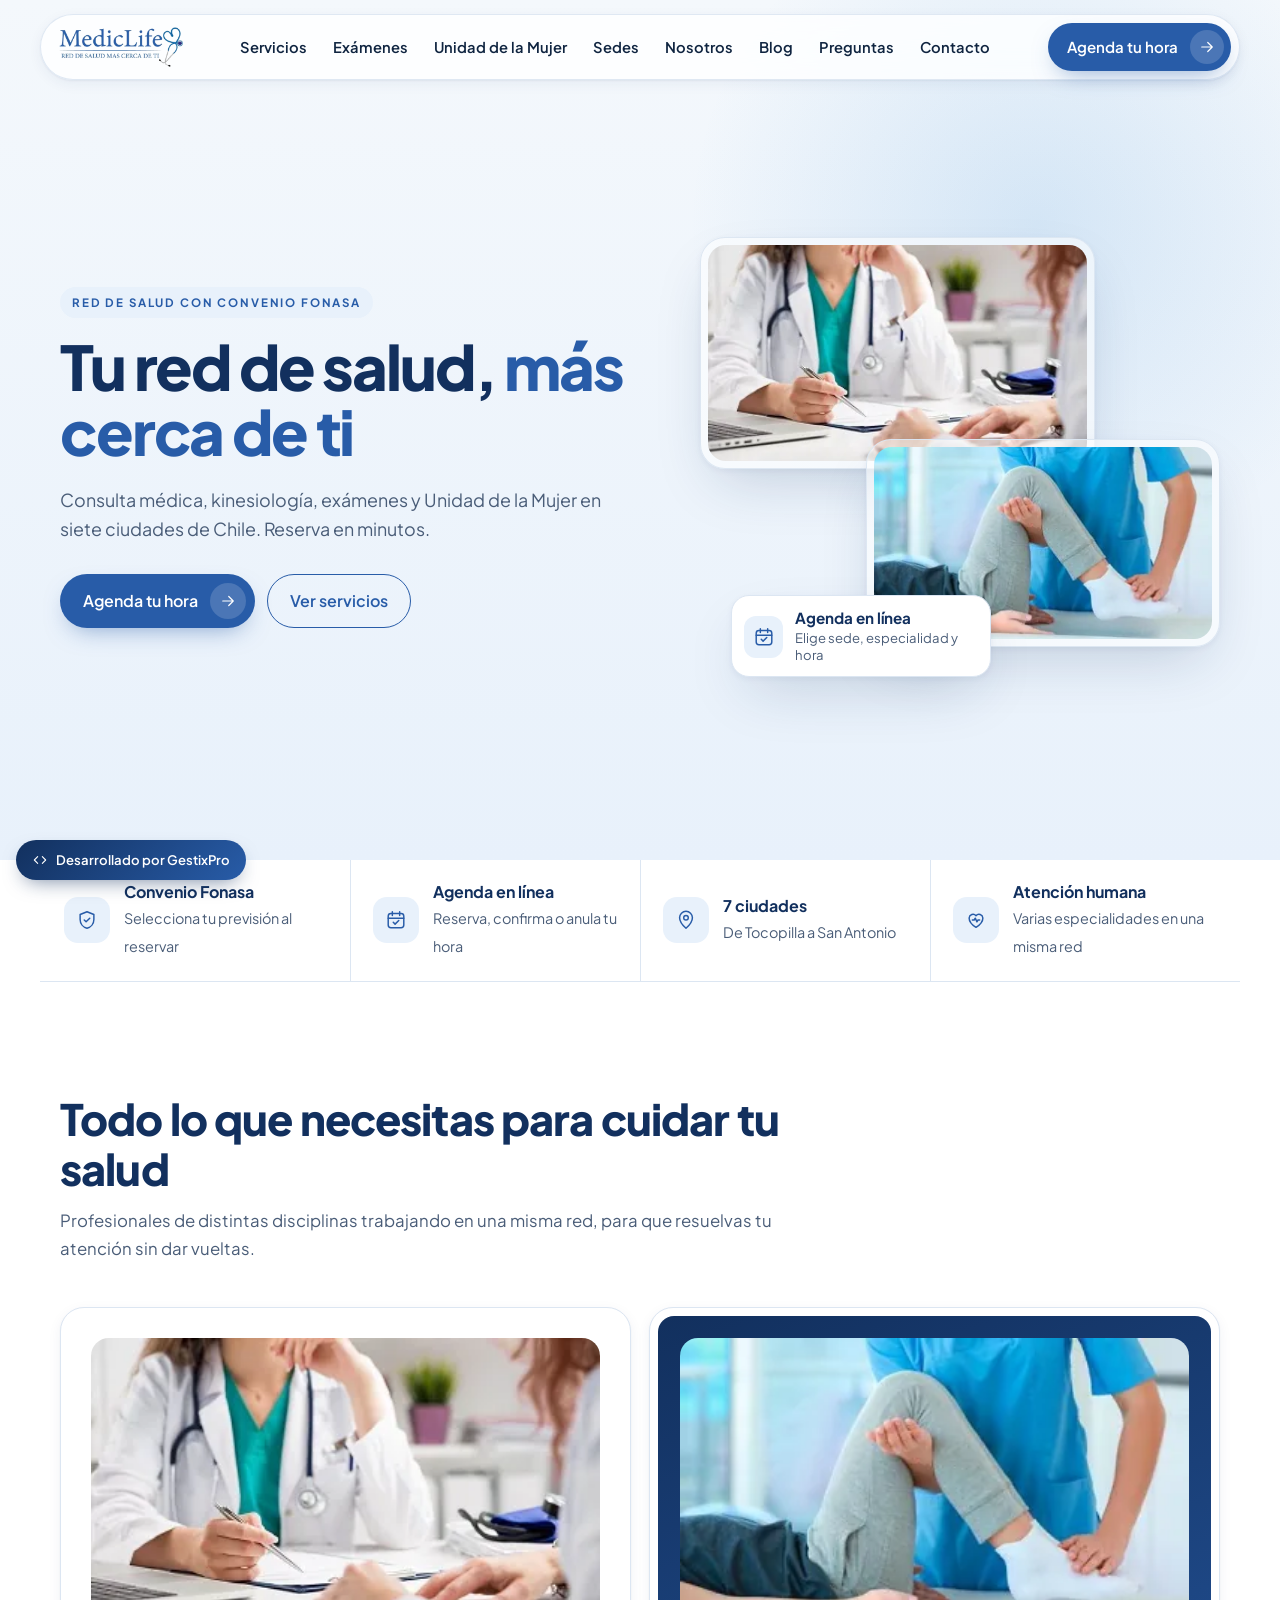
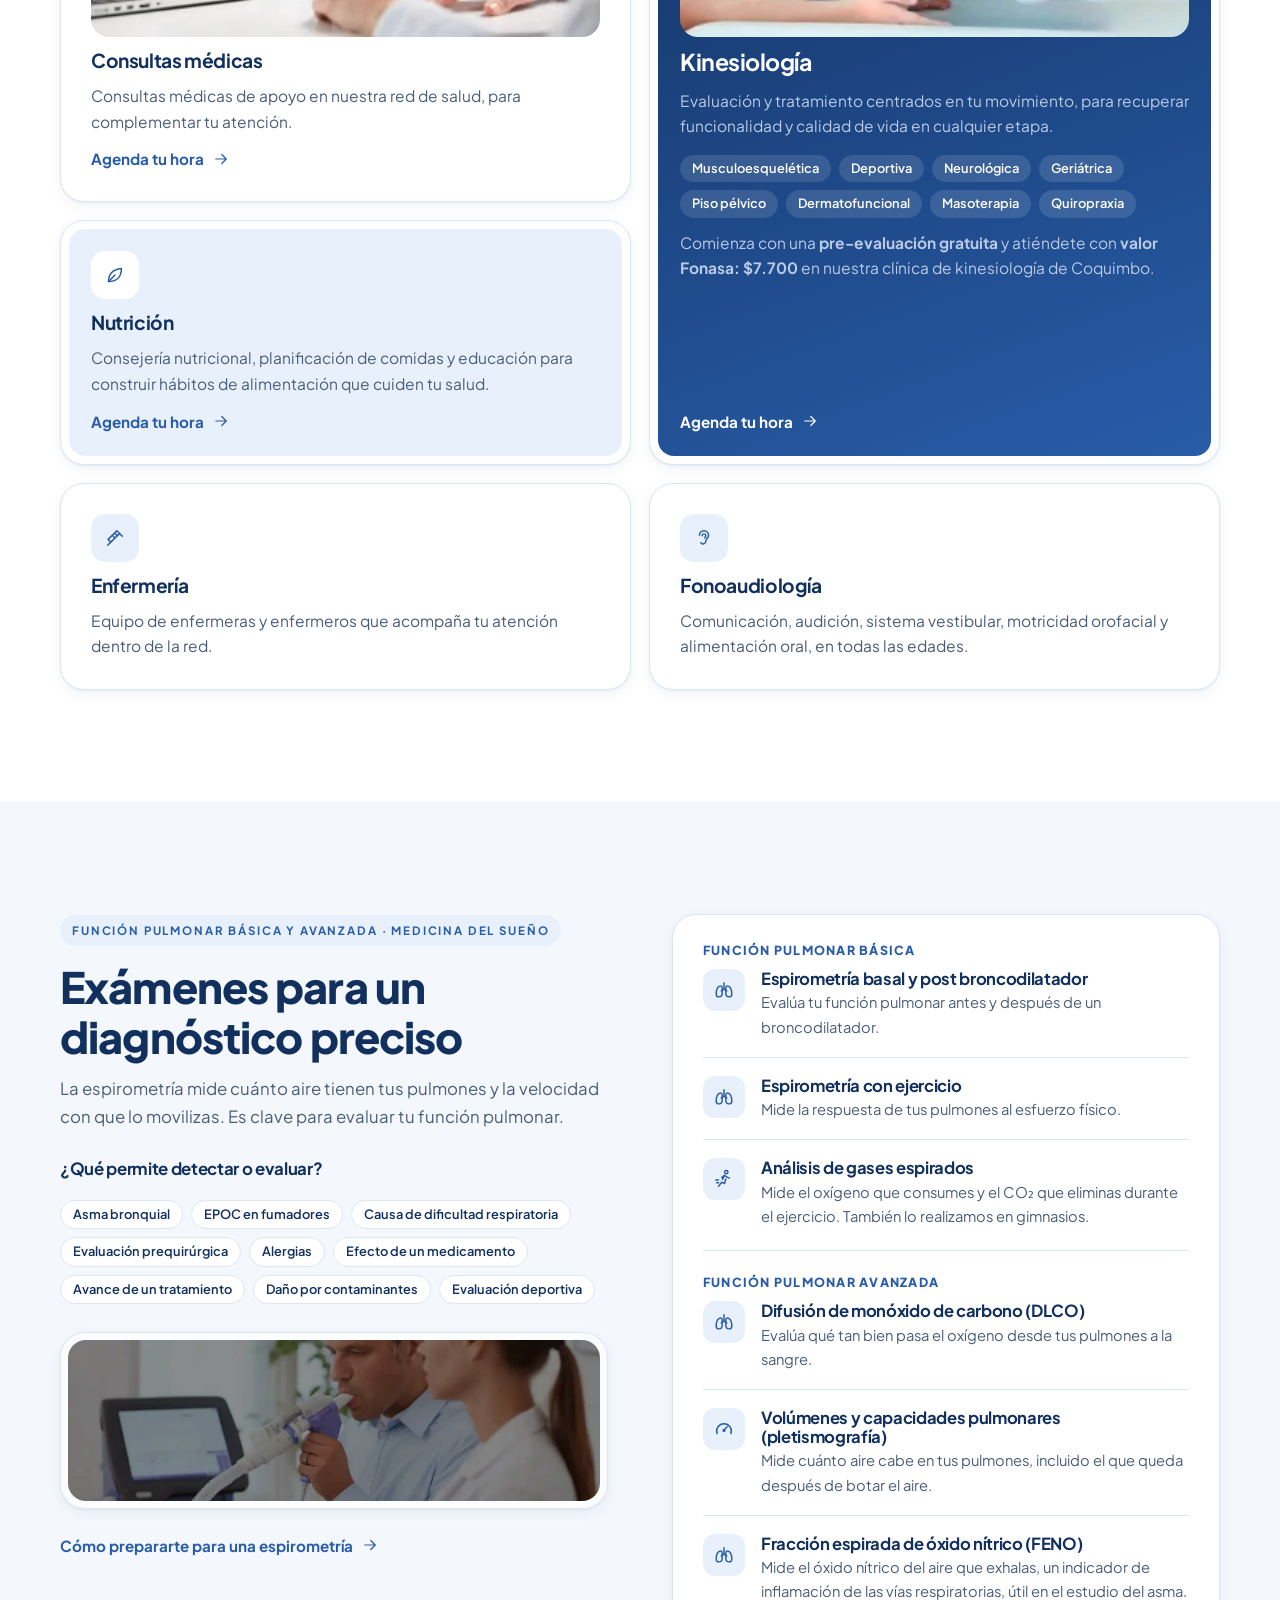
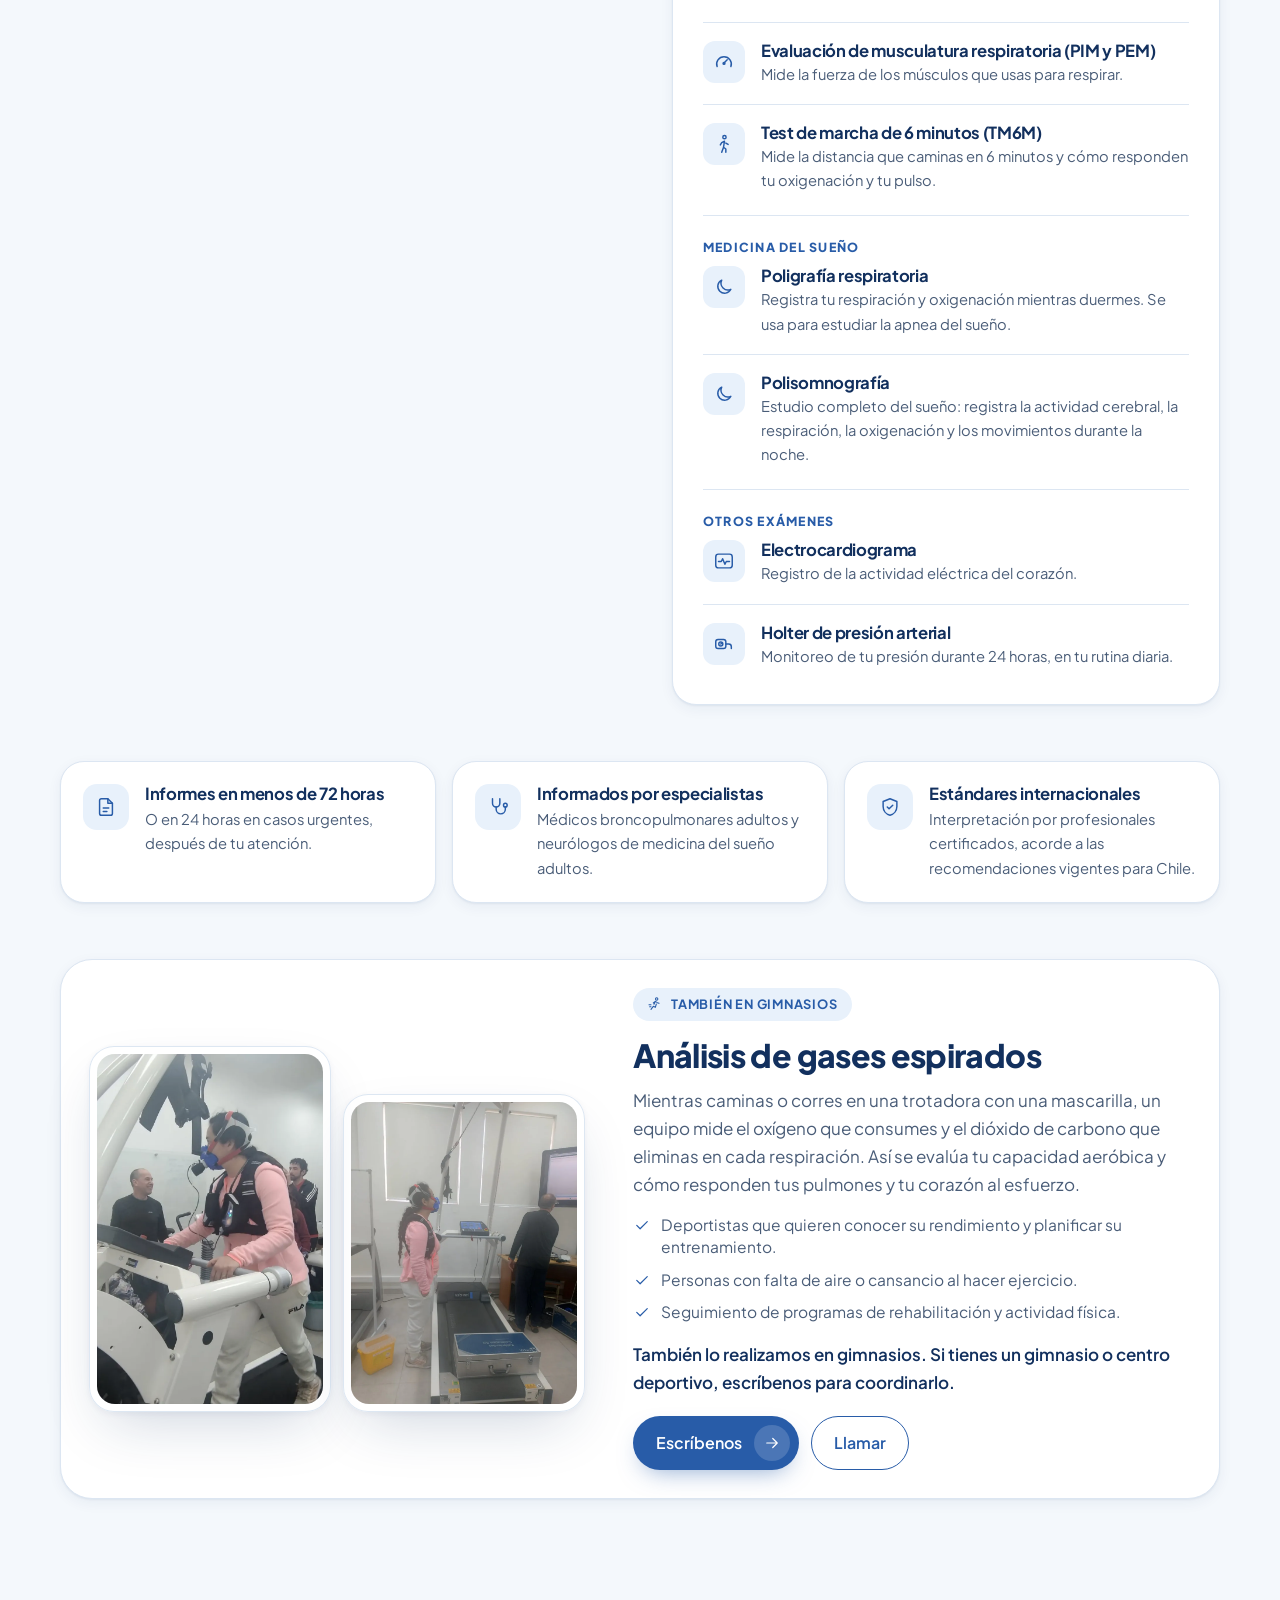
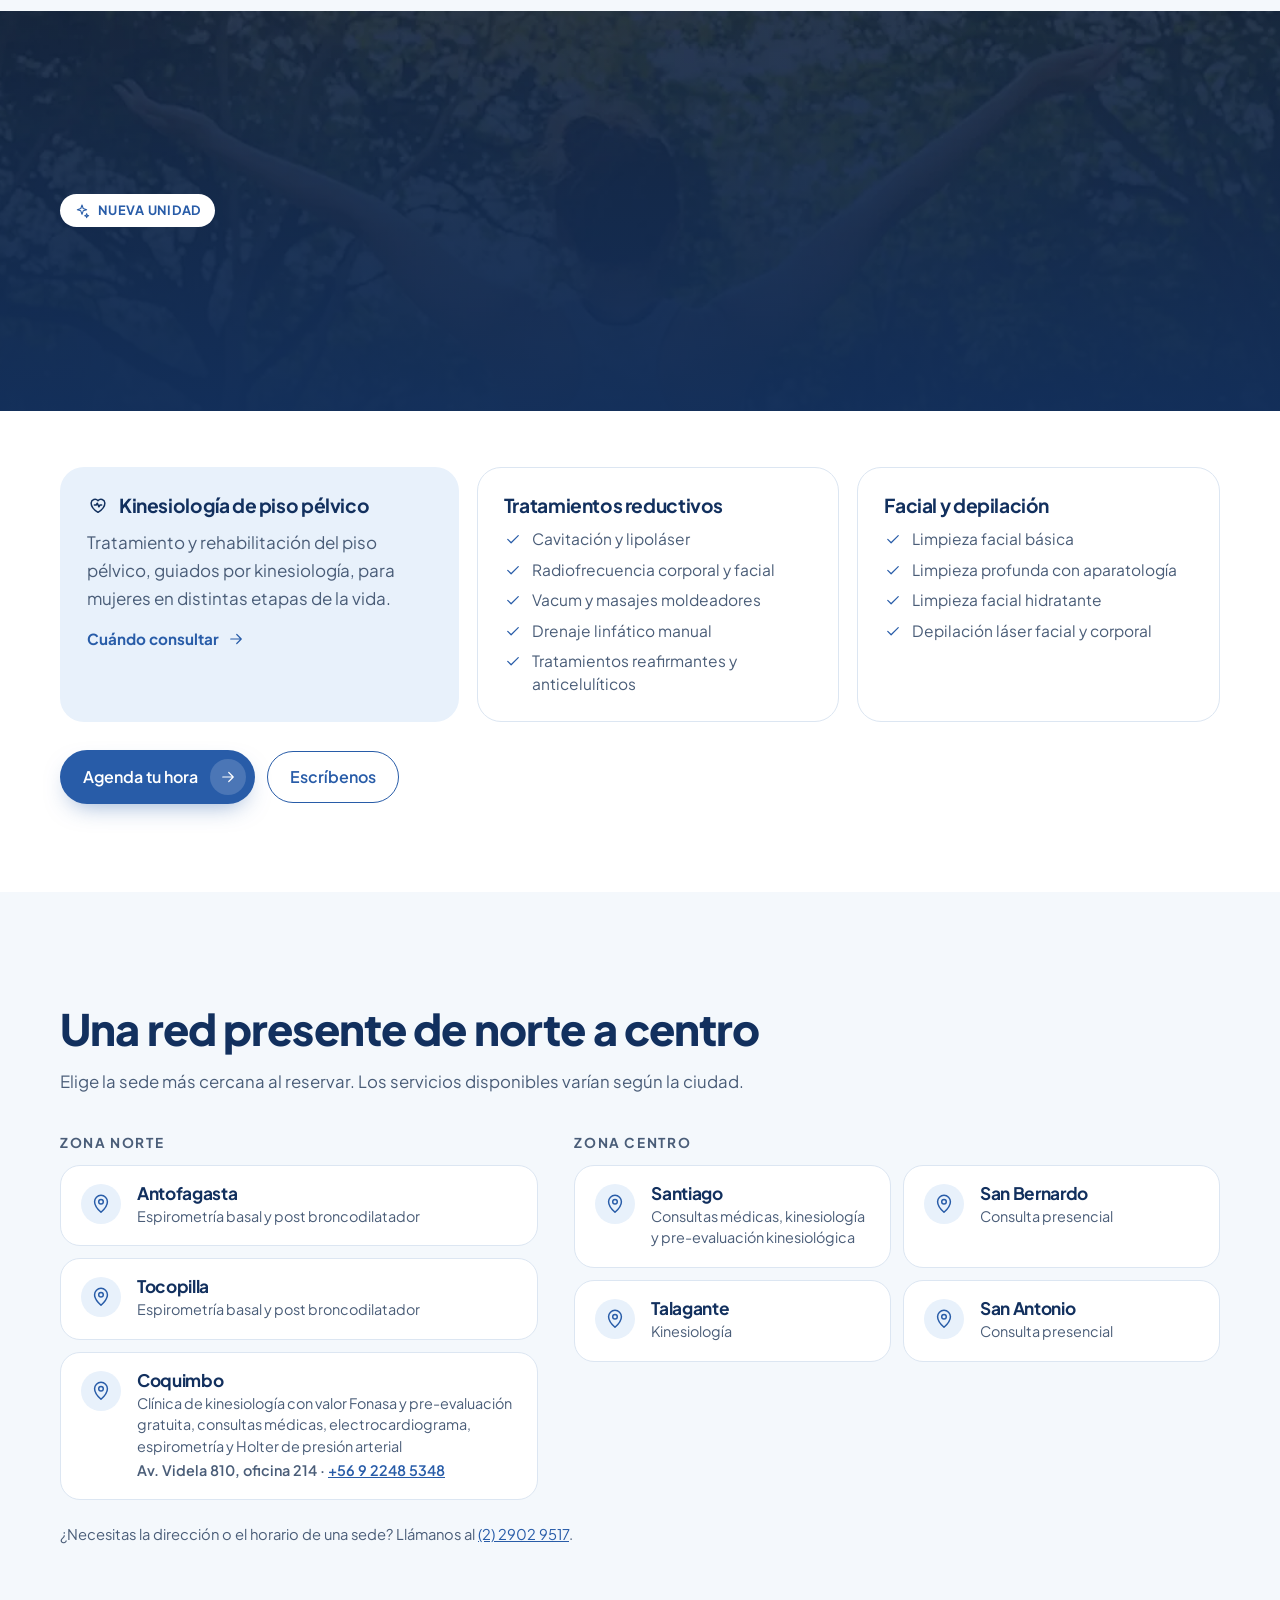
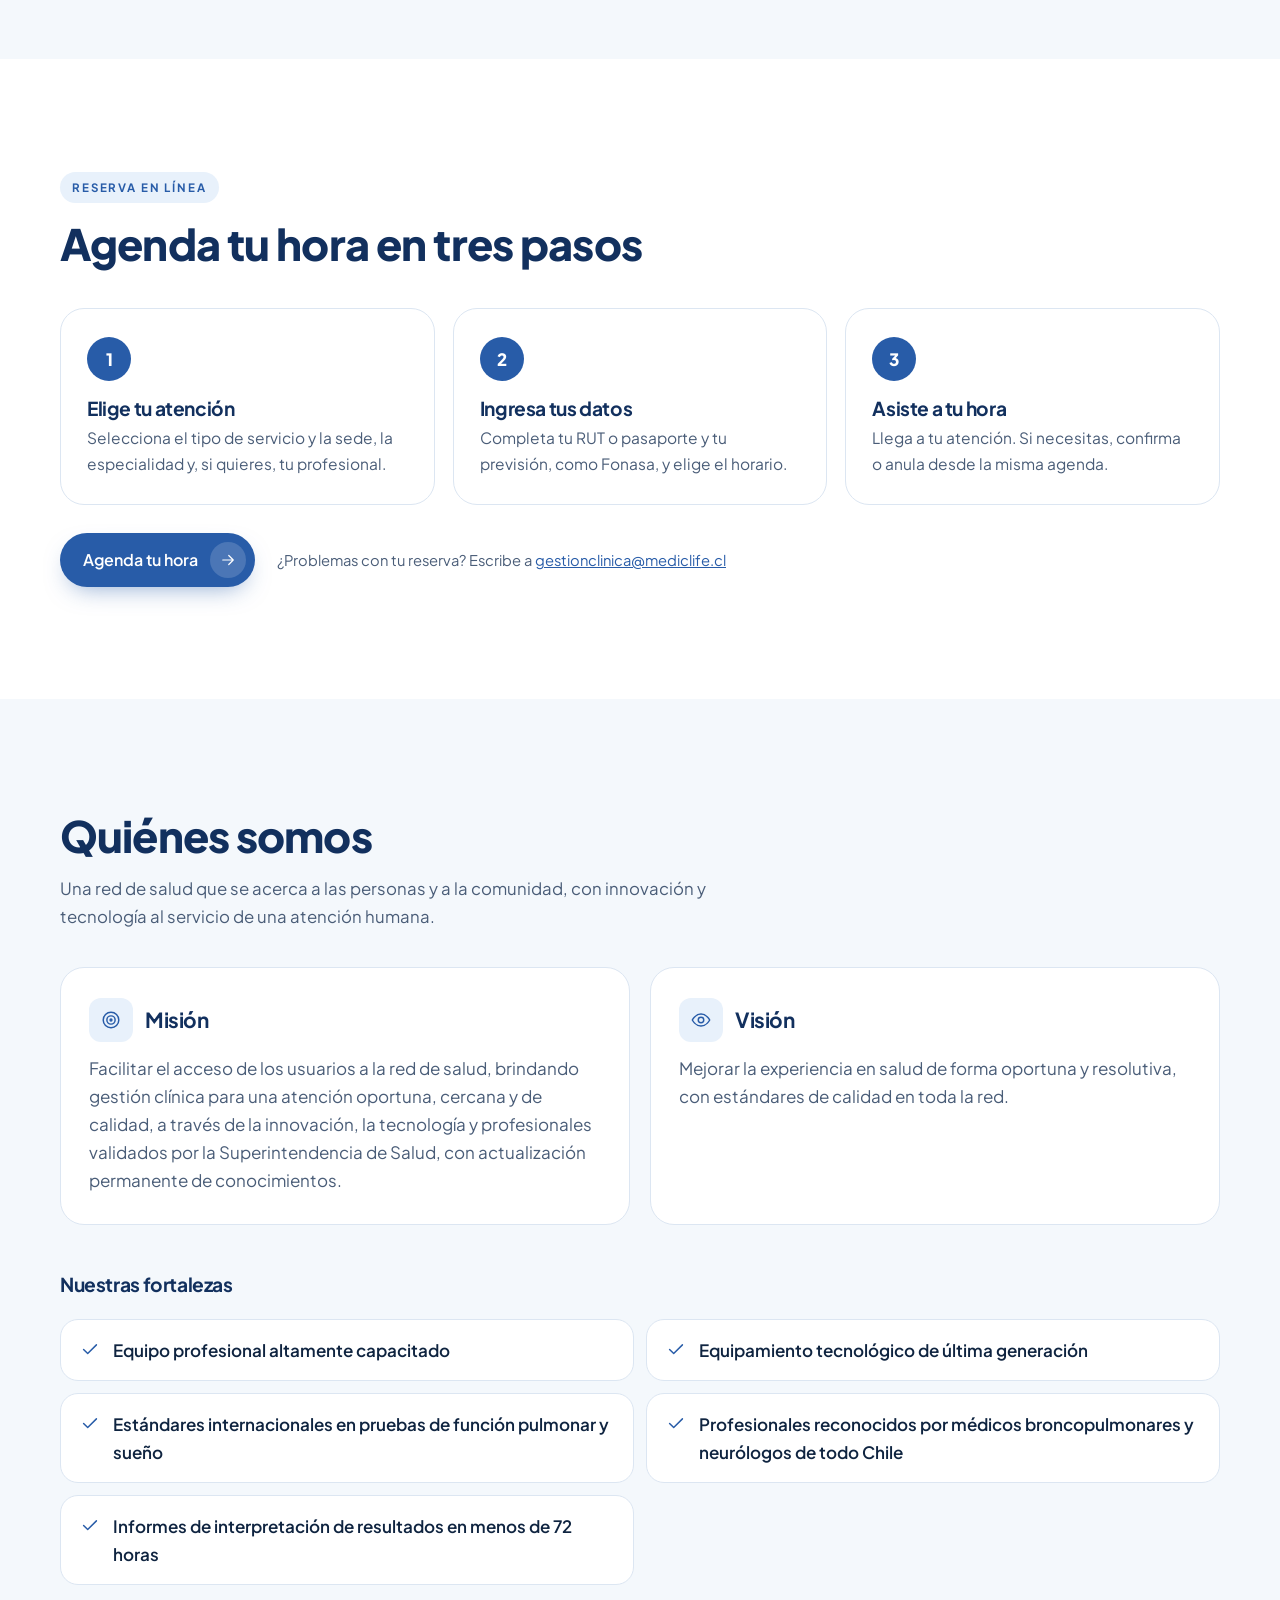
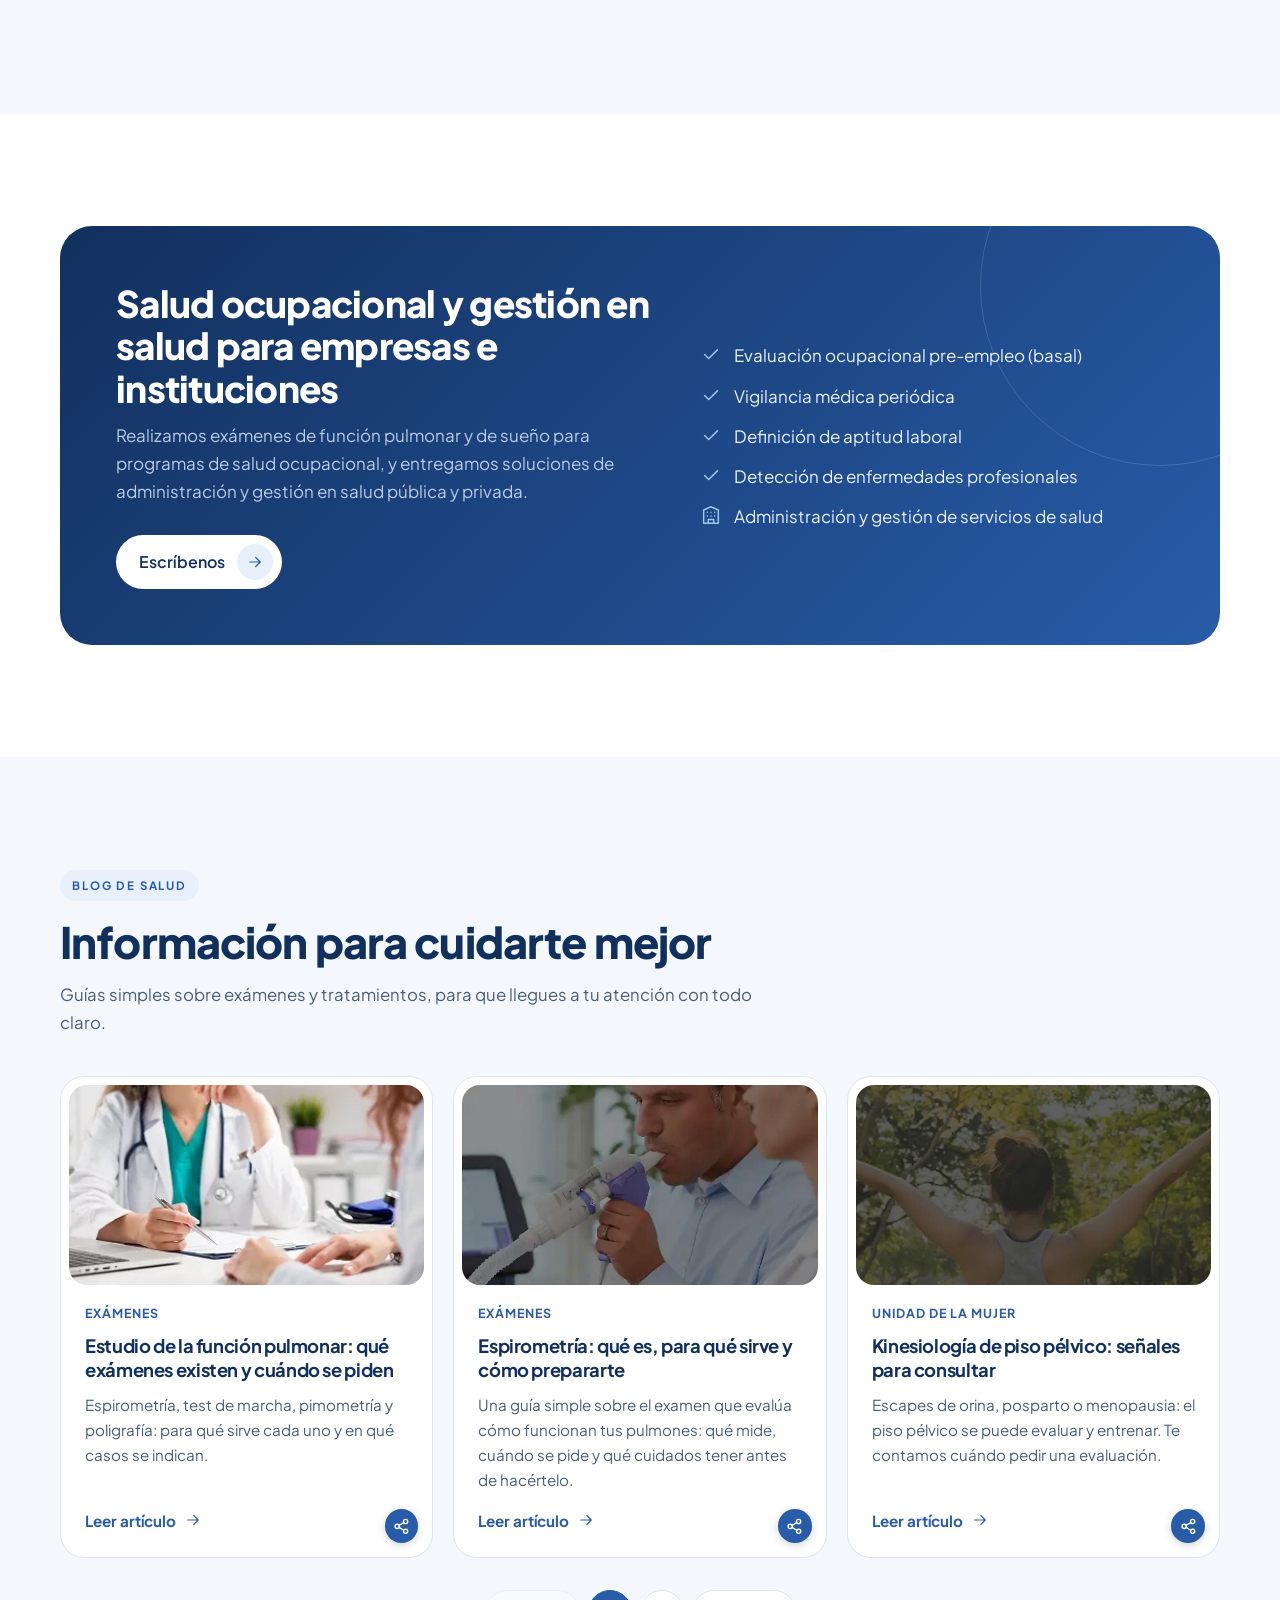
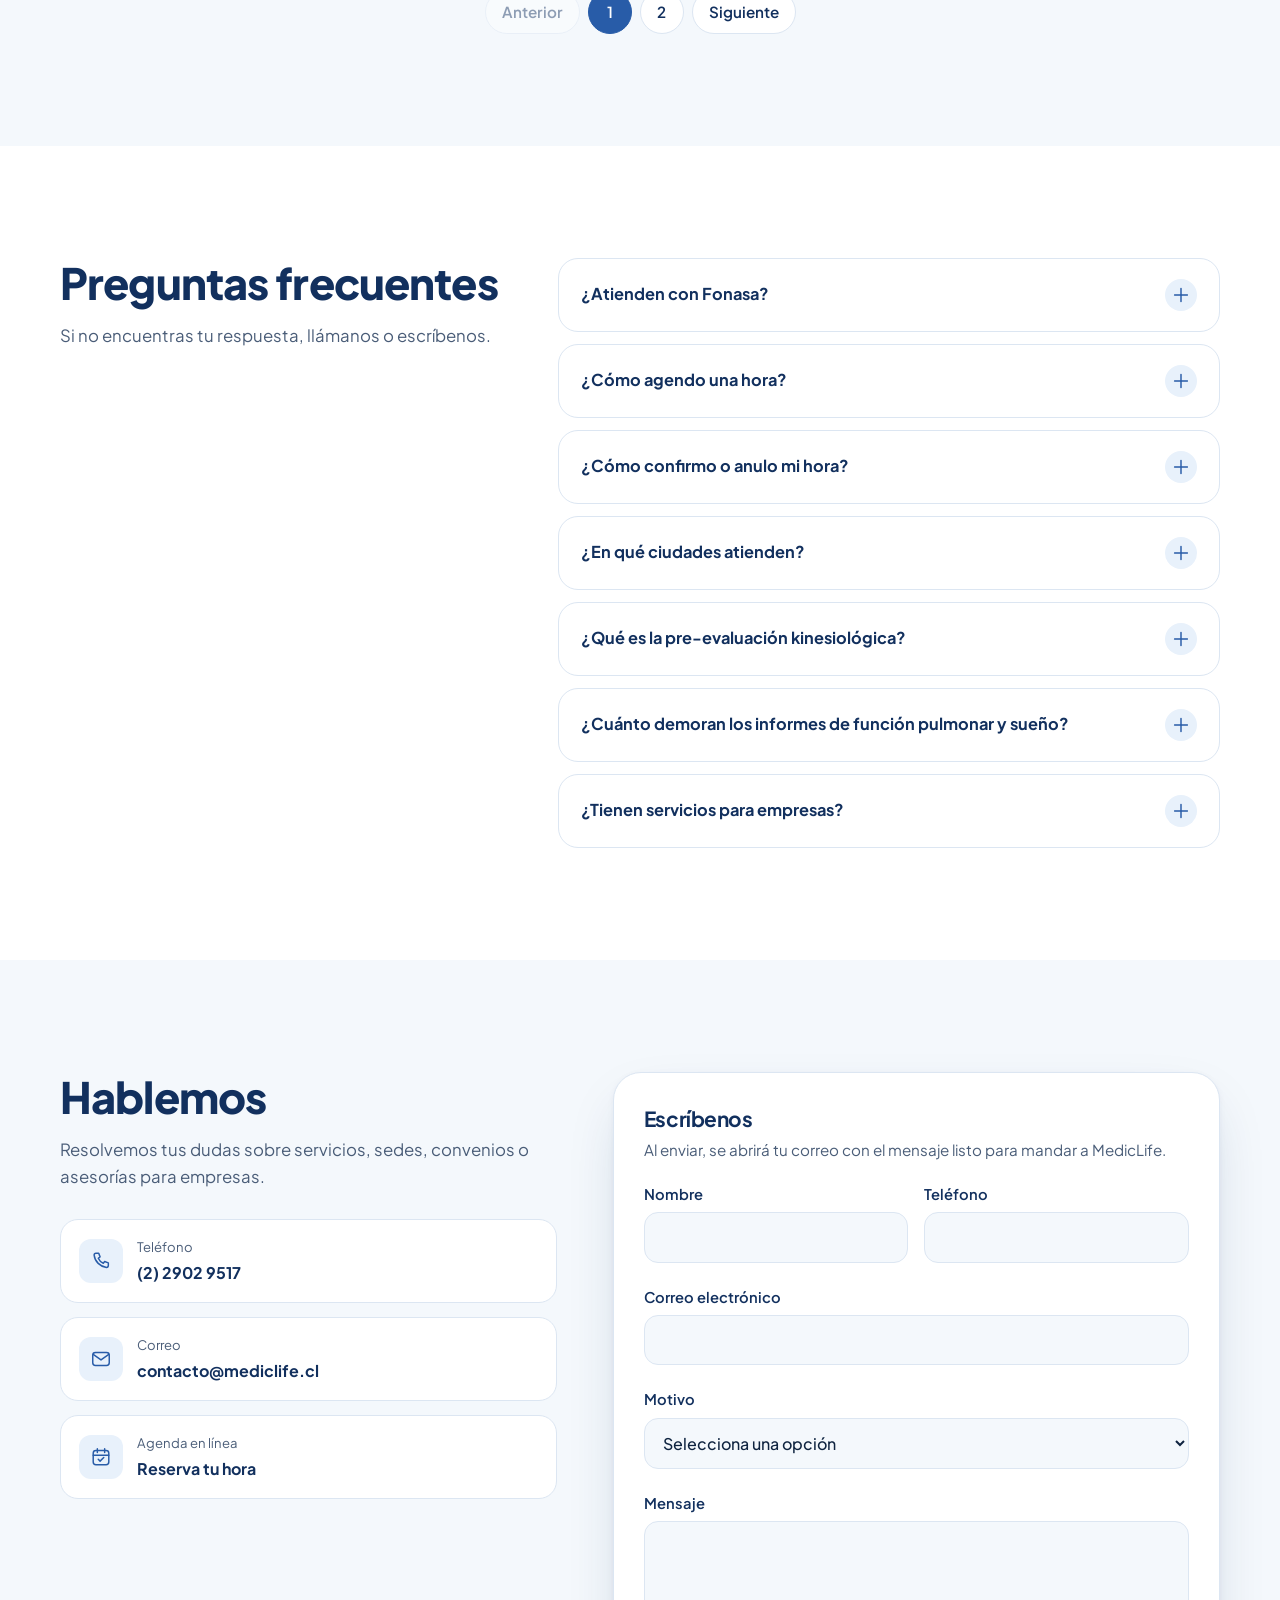
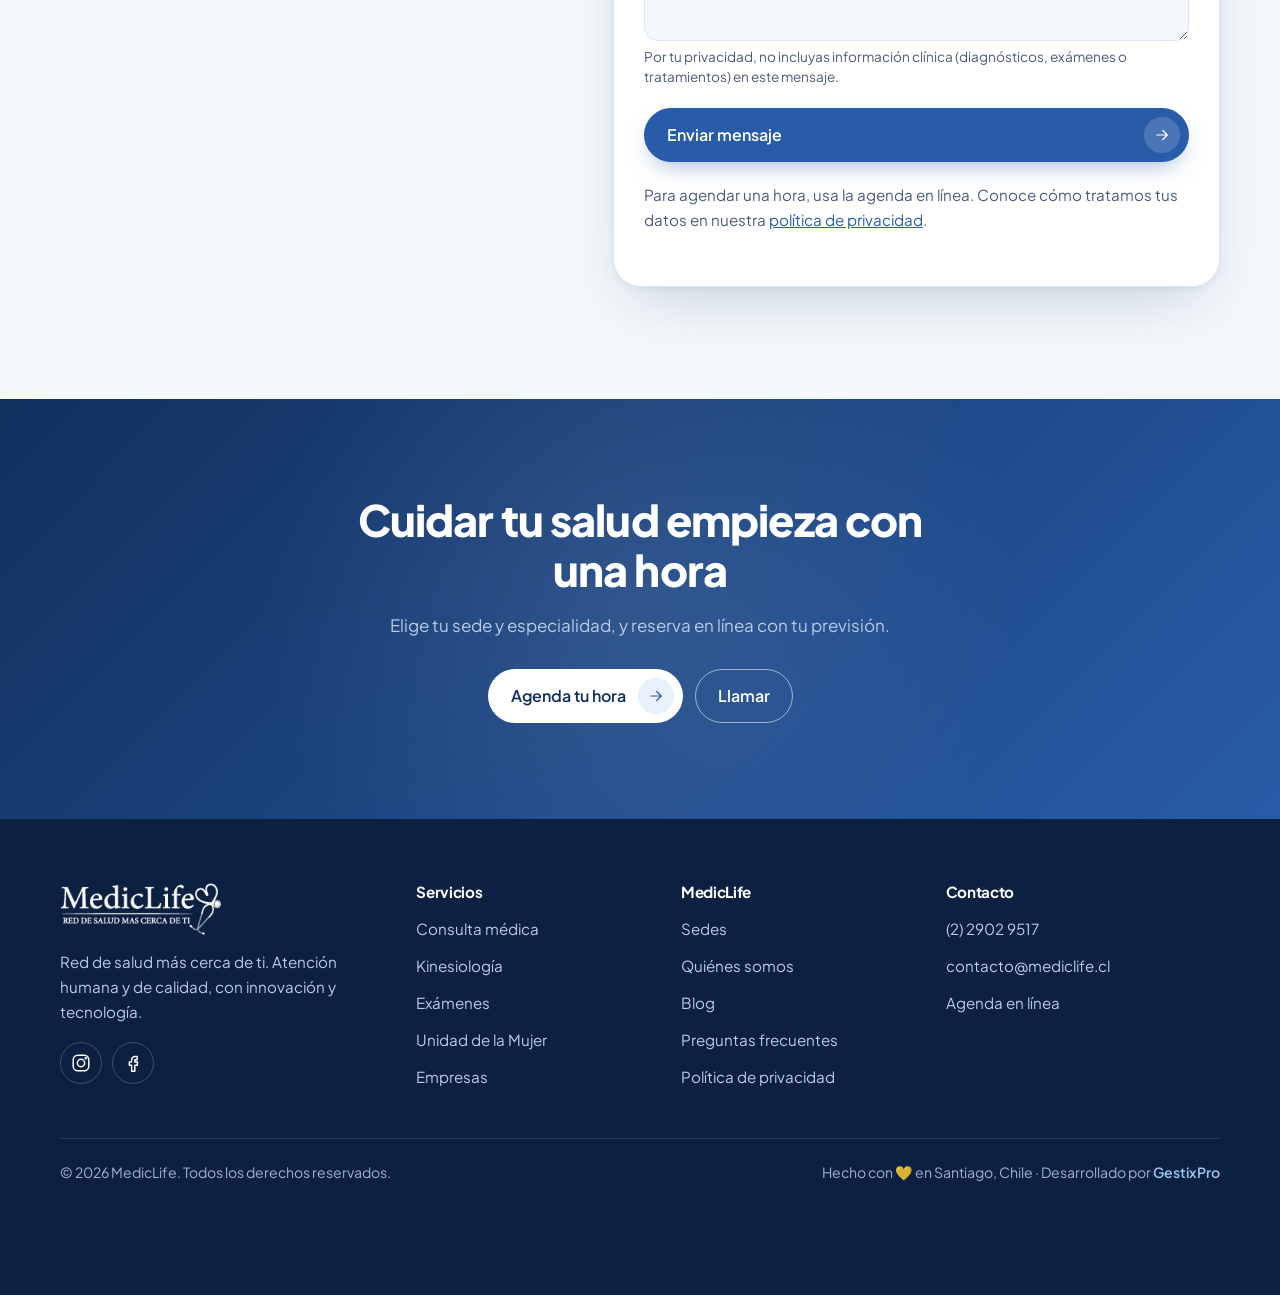
<file: index.html>
<!DOCTYPE html>
<html lang="es-CL">
<head>
<meta charset="UTF-8">
<meta name="viewport" content="width=device-width, initial-scale=1">
<title>MedicLife | Red de salud con Fonasa, kinesiología y exámenes en Chile</title>
<meta name="description" content="MedicLife, red de salud más cerca de ti. Consulta médica, kinesiología, función pulmonar básica y avanzada, estudios del sueño, salud ocupacional y Unidad de la Mujer. Convenio Fonasa y agenda en línea.">
<meta name="keywords" content="MedicLife, red de salud, centro médico, kinesiología, espirometría, piso pélvico, Fonasa, Holter de presión arterial, quiropraxia, kinesiología Fonasa, función pulmonar, DLCO, pletismografía, FENO, polisomnografía, poligrafía, medicina del sueño, salud ocupacional, Coquimbo, Santiago, Antofagasta">
<link rel="canonical" href="https://www.mediclife.cl/">
<meta name="robots" content="index, follow">
<meta name="theme-color" content="#285CA8">
<meta property="og:type" content="website">
<meta property="og:locale" content="es_CL">
<meta property="og:site_name" content="MedicLife">
<meta property="og:title" content="MedicLife | Red de salud más cerca de ti">
<meta property="og:description" content="Consulta médica, kinesiología, exámenes de función pulmonar y Unidad de la Mujer. Convenio Fonasa y agenda en línea.">
<meta property="og:url" content="https://www.mediclife.cl/">
<meta property="og:image" content="https://www.mediclife.cl/og-image.jpg">
<meta property="og:image:width" content="1200">
<meta property="og:image:height" content="630">
<meta name="twitter:card" content="summary_large_image">
<meta name="twitter:title" content="MedicLife | Red de salud más cerca de ti">
<meta name="twitter:description" content="Consulta médica, kinesiología, exámenes y Unidad de la Mujer. Convenio Fonasa y agenda en línea.">
<meta name="twitter:image" content="https://www.mediclife.cl/og-image.jpg">
<link rel="icon" type="image/png" href="assets/img/favicon.png">
<link rel="apple-touch-icon" href="assets/img/apple-touch-icon.png">
<link rel="preload" href="assets/fonts/plus-jakarta-sans-latin-800-normal.woff2" as="font" type="font/woff2" crossorigin>
<link rel="preload" href="assets/fonts/plus-jakarta-sans-latin-400-normal.woff2" as="font" type="font/woff2" crossorigin>
<link rel="preload" as="image" href="assets/img/consulta-medica.webp">

<script type="application/ld+json">
{
  "@context": "https://schema.org",
  "@type": "MedicalOrganization",
  "name": "MedicLife",
  "alternateName": "MedicLife Red de Salud",
  "legalName": "Centro de Atención Médica y Procedimientos Médicos MedicLife SpA",
  "taxID": "76.744.768-K",
  "address": {"@type": "PostalAddress", "streetAddress": "Avda. Videla 810, of. 214, Edificio Verne", "addressLocality": "Coquimbo", "addressRegion": "Coquimbo", "addressCountry": "CL"},
  "slogan": "Red de salud más cerca de ti",
  "url": "https://www.mediclife.cl/",
  "logo": "https://www.mediclife.cl/assets/img/logo.webp",
  "image": "https://www.mediclife.cl/assets/img/og-mediclife.jpg",
  "telephone": "+56229029517",
  "email": "contacto@mediclife.cl",
  "areaServed": ["Santiago", "San Bernardo", "Talagante", "San Antonio", "Coquimbo", "Antofagasta", "Tocopilla"],
  "medicalSpecialty": ["PrimaryCare", "PhysicalTherapy", "Pulmonary", "Neurologic", "Gynecologic"],
  "sameAs": ["https://www.instagram.com/mediclife.chile", "https://www.facebook.com/mediclifechile"],
  "potentialAction": {
    "@type": "ReserveAction",
    "target": "https://beta-sacmed.novacaribe.com/ReservaOnline/11454",
    "name": "Agenda tu hora"
  }
}
</script>
<script type="application/ld+json">
{
  "@context": "https://schema.org",
  "@type": "FAQPage",
  "mainEntity": [
    {"@type": "Question", "name": "¿MedicLife atiende con Fonasa?", "acceptedAnswer": {"@type": "Answer", "text": "Sí. MedicLife tiene convenio con Fonasa. Al reservar en la agenda en línea, selecciona tu previsión."}},
    {"@type": "Question", "name": "¿Cómo agendo una hora?", "acceptedAnswer": {"@type": "Answer", "text": "En la agenda en línea eliges el tipo de servicio y la sede, la especialidad y, si quieres, el profesional. Luego ingresas tu RUT o pasaporte y tu previsión."}},
    {"@type": "Question", "name": "¿Cómo confirmo o anulo mi hora?", "acceptedAnswer": {"@type": "Answer", "text": "Desde la misma agenda en línea, en la opción para confirmar o anular citas. Si tienes problemas con tu reserva, escribe a gestionclinica@mediclife.cl."}},
    {"@type": "Question", "name": "¿En qué ciudades atiende MedicLife?", "acceptedAnswer": {"@type": "Answer", "text": "La agenda en línea tiene sedes en Santiago, San Bernardo, Talagante, San Antonio, Coquimbo, Antofagasta y Tocopilla. Los servicios disponibles varían según la sede."}},
    {"@type": "Question", "name": "¿Qué es la pre-evaluación kinesiológica?", "acceptedAnswer": {"@type": "Answer", "text": "Es una primera evaluación con un kinesiólogo para orientar tu tratamiento. En nuestra clínica de kinesiología de Coquimbo es gratuita, y luego puedes atenderte con valor Fonasa de $7.700. En Santiago también puedes reservarla en la agenda en línea."}},
    {"@type": "Question", "name": "¿Cuánto demoran los informes de función pulmonar y sueño?", "acceptedAnswer": {"@type": "Answer", "text": "Los informes se entregan en menos de 72 horas después de la atención, o en 24 horas en casos urgentes. Los informan médicos broncopulmonares y neurólogos de medicina del sueño, ambos de adultos."}},
    {"@type": "Question", "name": "¿MedicLife ofrece servicios para empresas?", "acceptedAnswer": {"@type": "Answer", "text": "Sí. MedicLife realiza exámenes para salud ocupacional (evaluación pre-empleo, vigilancia periódica, aptitud laboral y detección de enfermedades profesionales) y entrega gestión y asesorías en salud para empresas e instituciones públicas y privadas."}}
  ]
}
</script>

<script type="application/ld+json">
{
 "@context": "https://schema.org",
 "@type": "Blog",
 "name": "Blog de salud MedicLife",
 "url": "https://www.mediclife.cl/#blog",
 "inLanguage": "es-CL",
 "blogPost": [
  {"@type": "BlogPosting", "headline": "Estudio de la función pulmonar: qué exámenes existen y cuándo se piden", "description": "Espirometría, test de marcha, pimometría y poligrafía: para qué sirve cada examen de función pulmonar y cuándo se indica.", "url": "https://www.mediclife.cl/blog/estudio-funcion-pulmonar-examenes.html", "datePublished": "2026-10-20", "author": {"@type": "Organization", "name": "MedicLife"}, "image": "https://www.mediclife.cl/assets/img/consulta-medica.webp"},
  {
   "@type": "BlogPosting",
   "headline": "Espirometría: qué es, para qué sirve y cómo prepararte",
   "description": "Qué mide la espirometría, cuándo se pide, en qué consiste la prueba post broncodilatador y cómo prepararte para el examen. Guía de MedicLife.",
   "url": "https://www.mediclife.cl/blog/espirometria-que-es-y-como-prepararte.html",
   "datePublished": "2026-10-19",
   "author": {
    "@type": "Organization",
    "name": "MedicLife"
   },
   "image": "https://www.mediclife.cl/assets/img/espirometria.webp"
  },
  {
   "@type": "BlogPosting",
   "headline": "Kinesiología de piso pélvico: señales para consultar",
   "description": "Qué es el piso pélvico, qué señales indican que conviene una evaluación kinesiológica y cómo es el tratamiento. Unidad de la Mujer de MedicLife.",
   "url": "https://www.mediclife.cl/blog/kinesiologia-piso-pelvico-cuando-consultar.html",
   "datePublished": "2026-10-19",
   "author": {
    "@type": "Organization",
    "name": "MedicLife"
   },
   "image": "https://www.mediclife.cl/assets/img/unidad-mujer.webp"
  },
  {
   "@type": "BlogPosting",
   "headline": "Holter de presión arterial: cómo funciona y qué esperar",
   "description": "Qué es el Holter de presión arterial o monitoreo de 24 horas, por qué se pide, cómo usar el equipo y recomendaciones prácticas. Guía de MedicLife.",
   "url": "https://www.mediclife.cl/blog/holter-presion-arterial-que-es.html",
   "datePublished": "2026-10-19",
   "author": {
    "@type": "Organization",
    "name": "MedicLife"
   },
   "image": "https://www.mediclife.cl/assets/img/enfermeria.webp"
  }
 ]
}
</script>

<style>
/* Plus Jakarta Sans (OFL-1.1), alojada en el sitio */
@font-face{font-family:"Plus Jakarta Sans";font-style:normal;font-weight:400;font-display:swap;src:url(assets/fonts/plus-jakarta-sans-latin-400-normal.woff2) format("woff2")}
@font-face{font-family:"Plus Jakarta Sans";font-style:normal;font-weight:500;font-display:swap;src:url(assets/fonts/plus-jakarta-sans-latin-500-normal.woff2) format("woff2")}
@font-face{font-family:"Plus Jakarta Sans";font-style:normal;font-weight:600;font-display:swap;src:url(assets/fonts/plus-jakarta-sans-latin-600-normal.woff2) format("woff2")}
@font-face{font-family:"Plus Jakarta Sans";font-style:normal;font-weight:700;font-display:swap;src:url(assets/fonts/plus-jakarta-sans-latin-700-normal.woff2) format("woff2")}
@font-face{font-family:"Plus Jakarta Sans";font-style:normal;font-weight:800;font-display:swap;src:url(assets/fonts/plus-jakarta-sans-latin-800-normal.woff2) format("woff2")}
:root{
  --primary:#285CA8;
  --primary-hover:#1F4B8C;
  --secondary:#12305E;
  --accent:#3B8ED6;
  --accent-soft:#E8F1FB;
  --bg:#FFFFFF;
  --bg-alt:#F4F8FC;
  --text:#0F2440;
  --text-muted:#4A5D78;
  --border:#DCE6F2;
  --on-dark:#FFFFFF;
  --on-dark-muted:#B9CBE6;
  --shadow-sm:0 1px 2px rgba(18,48,94,.06), 0 4px 14px rgba(18,48,94,.06);
  --shadow-lg:0 2px 6px rgba(18,48,94,.05), 0 24px 60px -18px rgba(18,48,94,.22);
  --radius-card:24px;
  --radius-img:18px;
  --radius-input:14px;
  --ease:cubic-bezier(.32,.72,0,1);
  --ease-out:cubic-bezier(.16,1,.3,1);
  --container:1200px;
  --font:"Plus Jakarta Sans",system-ui,-apple-system,"Segoe UI",sans-serif;
}
*,*::before,*::after{box-sizing:border-box}
html{scroll-behavior:smooth;-webkit-text-size-adjust:100%}
/* Móvil: sin desplazamiento horizontal de la página (red de seguridad) */
html,body{overflow-x:hidden;overscroll-behavior-x:none}
html{touch-action:pan-y pinch-zoom}
body{position:relative;width:100%}
body{margin:0;font-family:var(--font);font-size:17px;line-height:1.65;color:var(--text);background:var(--bg);overflow-x:hidden;-webkit-font-smoothing:antialiased}
img{max-width:100%;height:auto;display:block}
a{color:var(--primary)}
h1,h2,h3,h4{color:var(--secondary);line-height:1.15;margin:0;letter-spacing:-.02em}
h2{font-size:clamp(1.85rem,3.4vw,2.7rem);font-weight:800}
h3{font-size:1.2rem;font-weight:700}
p{margin:0}
.container{width:100%;max-width:var(--container);margin:0 auto;padding:0 20px}
.section{padding:88px 0}
.section-alt{background:var(--bg-alt)}
.lead{color:var(--text-muted);max-width:62ch;margin-top:14px;font-size:1.05rem}
.eyebrow{display:inline-block;font-size:.72rem;font-weight:700;letter-spacing:.16em;text-transform:uppercase;color:var(--primary);background:var(--accent-soft);padding:6px 12px;border-radius:999px;margin-bottom:16px}
.skip-link{position:absolute;left:-9999px;top:8px;background:var(--secondary);color:#fff;padding:10px 16px;border-radius:10px;z-index:100}
.skip-link:focus{left:12px}
:focus-visible{outline:3px solid var(--accent);outline-offset:3px;border-radius:8px}
.sr-only{position:absolute;width:1px;height:1px;padding:0;margin:-1px;overflow:hidden;clip:rect(0,0,0,0);border:0}
svg.ico{width:22px;height:22px;flex:none;fill:none;stroke:currentColor;stroke-width:1.6;stroke-linecap:round;stroke-linejoin:round}

/* Buttons */
.btn{display:inline-flex;align-items:center;gap:12px;font:600 1rem/1 var(--font);text-decoration:none;border-radius:999px;padding:8px 8px 8px 22px;min-height:52px;border:1.5px solid transparent;cursor:pointer;transition:background-color .35s var(--ease),color .35s var(--ease),transform .2s var(--ease),box-shadow .35s var(--ease);white-space:nowrap}
.btn:active{transform:scale(.98)}
.btn .btn-ico{width:36px;height:36px;border-radius:50%;display:grid;place-items:center;transition:transform .45s var(--ease)}
.btn .btn-ico svg{width:18px;height:18px}
.btn:hover .btn-ico{transform:translate(3px,-1px) scale(1.05)}
.btn-primary{background:var(--primary);color:#fff;box-shadow:0 10px 24px -10px rgba(40,92,168,.55)}
.btn-primary .btn-ico{background:rgba(255,255,255,.16)}
.btn-primary:hover{background:var(--primary-hover)}
.btn-ghost{background:transparent;color:var(--primary);border-color:var(--primary);padding:8px 22px}
.btn-ghost:hover{background:var(--accent-soft)}
.btn-light{background:#fff;color:var(--secondary)}
.btn-light .btn-ico{background:var(--accent-soft);color:var(--primary)}
.btn-light:hover{background:var(--accent-soft)}
.btn-outline-light{background:transparent;color:#fff;border-color:rgba(255,255,255,.55);padding:8px 22px}
.btn-outline-light:hover{background:rgba(255,255,255,.1)}

/* Header */
.site-header{position:fixed;top:14px;left:0;right:0;z-index:40;padding:0 14px;pointer-events:none}
.nav-shell{pointer-events:auto;max-width:var(--container);margin:0 auto;display:flex;align-items:center;justify-content:space-between;gap:16px;padding:8px 8px 8px 18px;border-radius:999px;background:rgba(255,255,255,.82);-webkit-backdrop-filter:blur(16px) saturate(160%);backdrop-filter:blur(16px) saturate(160%);border:1px solid rgba(220,230,242,.9);box-shadow:var(--shadow-sm);transition:box-shadow .4s var(--ease),background-color .4s var(--ease)}
.site-header.scrolled .nav-shell{box-shadow:var(--shadow-lg);background:rgba(255,255,255,.94)}
.brand{display:flex;align-items:center;flex:none}
.brand img{height:40px;width:auto}
.nav-links a.active{color:var(--primary);background:var(--accent-soft)}
.nav-links{display:none;list-style:none;margin:0;padding:0;gap:4px}
.nav-links a{display:block;text-decoration:none;color:var(--text);font-weight:600;font-size:.92rem;padding:9px 11px;white-space:nowrap;border-radius:999px;transition:background-color .3s var(--ease),color .3s var(--ease)}
.nav-links a:hover{background:var(--accent-soft);color:var(--primary)}
.nav-cta{display:none}
.nav-cta.btn{min-height:46px;padding:6px 6px 6px 18px;font-size:.94rem}
.nav-cta .btn-ico{width:34px;height:34px}
.menu-toggle{width:46px;height:46px;border-radius:50%;border:1px solid var(--border);background:#fff;position:relative;cursor:pointer;flex:none}
.menu-toggle span{position:absolute;left:13px;right:13px;height:2px;background:var(--secondary);border-radius:2px;transition:transform .45s var(--ease),opacity .3s var(--ease)}
.menu-toggle span:nth-child(1){top:16px}
.menu-toggle span:nth-child(2){top:22px}
.menu-toggle span:nth-child(3){top:28px}
.menu-open .menu-toggle span:nth-child(1){transform:translateY(6px) rotate(45deg)}
.menu-open .menu-toggle span:nth-child(2){opacity:0}
.menu-open .menu-toggle span:nth-child(3){transform:translateY(-6px) rotate(-45deg)}
.mobile-menu{position:fixed;inset:0;z-index:35;background:rgba(244,248,252,.96);-webkit-backdrop-filter:blur(20px);backdrop-filter:blur(20px);display:flex;flex-direction:column;justify-content:center;padding:96px 28px 40px;opacity:0;visibility:hidden;transition:opacity .45s var(--ease),visibility .45s}
.menu-open .mobile-menu{opacity:1;visibility:visible}
.mobile-menu ul{list-style:none;margin:0 0 28px;padding:0}
.mobile-menu li{opacity:0;transform:translateY(28px);transition:opacity .5s var(--ease-out),transform .6s var(--ease-out)}
.menu-open .mobile-menu li{opacity:1;transform:none}
.menu-open .mobile-menu li:nth-child(2){transition-delay:.04s}.menu-open .mobile-menu li:nth-child(3){transition-delay:.08s}.menu-open .mobile-menu li:nth-child(4){transition-delay:.12s}.menu-open .mobile-menu li:nth-child(5){transition-delay:.16s}.menu-open .mobile-menu li:nth-child(6){transition-delay:.2s}.menu-open .mobile-menu li:nth-child(7){transition-delay:.24s}.menu-open .mobile-menu li:nth-child(8){transition-delay:.28s}.menu-open .mobile-menu li:nth-child(9){transition-delay:.32s}
.mobile-menu a.m-link{display:block;font-size:1.7rem;font-weight:700;color:var(--secondary);text-decoration:none;padding:8px 0;letter-spacing:-.02em}
body.menu-open{overflow:hidden}

/* Hero */
.hero{position:relative;padding:132px 0 72px;background:linear-gradient(180deg,var(--bg-alt) 0%,var(--accent-soft) 100%);overflow:hidden}
.hero::before{content:"";position:absolute;right:-12%;top:-20%;width:62vw;height:62vw;max-width:820px;max-height:820px;border-radius:50%;background:radial-gradient(circle,rgba(59,142,214,.16),transparent 62%);pointer-events:none}
.hero-grid{position:relative;display:grid;gap:48px;align-items:center}
.hero h1{font-size:clamp(2.35rem,5.2vw,3.85rem);font-weight:800;letter-spacing:-.035em;line-height:1.06}
.hero h1 .hl{color:var(--primary)}
.hero-sub{margin-top:20px;font-size:1.12rem;color:var(--text-muted);max-width:46ch}
.hero-ctas{display:flex;flex-wrap:wrap;gap:12px;margin-top:30px}
.hero-visual{position:relative;min-height:330px;max-width:520px;width:100%;justify-self:center}
.bezel{background:rgba(255,255,255,.55);border:1px solid rgba(220,230,242,.95);padding:7px;border-radius:calc(var(--radius-img) + 7px);box-shadow:var(--shadow-lg)}
.bezel img{border-radius:var(--radius-img);width:100%;height:100%;object-fit:cover}
.hv-a{position:absolute;left:0;top:0;width:76%;aspect-ratio:17/10}
.hv-b{position:absolute;right:0;bottom:30px;width:68%;aspect-ratio:17/10}
.hv-card{position:absolute;left:6%;bottom:0;display:flex;align-items:center;gap:12px;background:#fff;border:1px solid var(--border);border-radius:18px;padding:12px 16px 12px 12px;box-shadow:var(--shadow-lg);max-width:260px}
.hv-card .ic{width:42px;height:42px;border-radius:12px;background:var(--accent-soft);color:var(--primary);display:grid;place-items:center}
.hv-card strong{display:block;font-size:.95rem;color:var(--secondary);line-height:1.25}
.hv-card span{display:block;font-size:.82rem;line-height:1.35;color:var(--text-muted);margin-top:2px}

/* Trust strip */
.trust{padding:0;background:var(--bg)}
.trust-inner{display:grid;grid-template-columns:1fr;gap:0;border-bottom:1px solid var(--border)}
.trust-item{display:flex;align-items:center;gap:14px;padding:22px 4px}
.trust-item + .trust-item{border-top:1px solid var(--border)}
.trust-item .ic{width:46px;height:46px;border-radius:14px;background:var(--accent-soft);color:var(--primary);display:grid;place-items:center;flex:none}
.trust-item strong{display:block;color:var(--secondary);font-size:1rem;line-height:1.3}
.trust-item span{font-size:.9rem;color:var(--text-muted)}

/* Services bento */
.services-head{max-width:720px;margin-bottom:44px}
.bento{display:grid;grid-template-columns:1fr;gap:18px}
.tile{position:relative;background:#fff;border:1px solid var(--border);border-radius:var(--radius-card);padding:8px;box-shadow:var(--shadow-sm);transition:transform .5s var(--ease),box-shadow .5s var(--ease)}
.tile:hover{transform:translateY(-4px);box-shadow:var(--shadow-lg)}
.tile-core{height:100%;border-radius:calc(var(--radius-card) - 8px);padding:22px;display:flex;flex-direction:column;gap:12px;background:var(--bg)}
.tile-img{border-radius:var(--radius-img);overflow:hidden;aspect-ratio:17/10}
.tile-img img{width:100%;height:100%;object-fit:cover;transition:transform .9s var(--ease)}
.tile:hover .tile-img img{transform:scale(1.04)}
.tile p{color:var(--text-muted);font-size:.97rem}
.tile .chips{display:flex;flex-wrap:wrap;gap:8px;margin-top:4px}
.chip{font-size:.8rem;font-weight:600;color:var(--primary);background:var(--accent-soft);border-radius:999px;padding:6px 12px;line-height:1.2}
.tile-link{margin-top:auto;display:inline-flex;align-items:center;gap:8px;font-weight:700;font-size:.95rem;text-decoration:none;color:var(--primary)}
.tile-link svg{width:18px;height:18px;transition:transform .4s var(--ease)}
.tile-link:hover svg{transform:translateX(4px)}
.tile-feature .tile-core{background:linear-gradient(160deg,var(--secondary),var(--primary));color:#fff}
.tile-feature h3{color:#fff;font-size:1.45rem}
.tile-feature p{color:var(--on-dark-muted)}
.tile-feature .chip{background:rgba(255,255,255,.12);color:#fff}
.tile-feature .tile-link{color:#fff}
.tile-tint .tile-core{background:var(--accent-soft)}
.tile-icon{width:48px;height:48px;border-radius:14px;display:grid;place-items:center;background:var(--accent-soft);color:var(--primary)}
.tile-tint .tile-icon{background:#fff}

/* Mujer */
.mujer{position:relative;padding:0}
.mujer-banner{position:relative;min-height:340px;display:flex;align-items:flex-end;overflow:hidden;background:var(--secondary)}
.mujer-banner img{position:absolute;inset:0;width:100%;height:100%;object-fit:cover;opacity:.55}
.mujer-banner::after{content:"";position:absolute;inset:0;background:linear-gradient(180deg,rgba(18,48,94,.15) 0%,rgba(18,48,94,.88) 100%)}
.mujer-banner .container{position:relative;z-index:1;padding-top:72px;padding-bottom:48px}
.mujer-banner h2{color:#fff;max-width:18ch}
.mujer-banner p{color:#E3ECF8;max-width:56ch;margin-top:14px;font-size:1.06rem}
.badge-new{display:inline-flex;align-items:center;gap:8px;font-weight:700;font-size:.8rem;letter-spacing:.06em;text-transform:uppercase;background:#fff;color:var(--primary);border-radius:999px;padding:6px 14px;margin-bottom:16px}
.mujer-body{padding:56px 0 88px;background:var(--bg)}
.mujer-grid{display:grid;grid-template-columns:1fr;gap:18px}
.m-card{border-radius:var(--radius-card);border:1px solid var(--border);padding:26px;background:#fff}
.m-card.lead-card{background:var(--accent-soft);border-color:transparent}
.m-card h3{margin-bottom:12px;display:flex;align-items:center;gap:10px}
.m-card ul{margin:0;padding:0;list-style:none;display:grid;gap:8px}
.m-card li{display:flex;gap:10px;color:var(--text-muted);font-size:.97rem;line-height:1.45}
.m-card li svg{color:var(--primary);width:18px;height:18px;margin-top:2px}
.mujer-cta{margin-top:28px;display:flex;flex-wrap:wrap;gap:12px;align-items:center}
.mujer-cta small{color:var(--text-muted);font-size:.88rem}

/* Exámenes */
.exam-grid{display:grid;grid-template-columns:1fr;gap:40px;align-items:start}
.exam-photo{margin-top:28px}
.exam-photo .bezel{box-shadow:var(--shadow-sm)}
.exam-photo img{aspect-ratio:1125/340;object-fit:cover;filter:brightness(1.4) saturate(1.05)}
.img-lift{filter:brightness(1.4) saturate(1.05)}
.detect{margin-top:22px;display:flex;flex-wrap:wrap;gap:8px}
.detect .chip{background:#fff;border:1px solid var(--border);color:var(--secondary);font-weight:600}
.exam-list{background:#fff;border:1px solid var(--border);border-radius:var(--radius-card);padding:8px;box-shadow:var(--shadow-sm)}
.exam-list-core{border-radius:calc(var(--radius-card) - 8px);background:var(--bg);padding:10px 22px}
.exam-item{display:flex;gap:16px;align-items:flex-start;padding:18px 0}
.exam-item + .exam-item{border-top:1px solid var(--border)}
.exam-group .exam-item:first-of-type{padding-top:12px}
.exam-item .ic{width:42px;height:42px;border-radius:12px;background:var(--accent-soft);color:var(--primary);display:grid;place-items:center;flex:none}
.exam-item h3{font-size:1.04rem}
.city-addr{margin-top:6px;font-size:.88rem;font-weight:600;color:var(--secondary)}
.city-addr a{color:var(--primary)}
.exam-group + .exam-group{border-top:1px solid var(--border);margin-top:4px;padding-top:14px}
.exam-group-t{font-size:.78rem!important;font-weight:800;letter-spacing:.1em;text-transform:uppercase;color:var(--primary);margin:10px 0 0}
.report-band{margin-top:56px;display:grid;grid-template-columns:1fr;gap:16px}
.report-band .rb{display:flex;gap:16px;align-items:flex-start;background:#fff;border:1px solid var(--border);border-radius:24px;padding:22px;box-shadow:var(--shadow-sm)}
.report-band .ic{width:46px;height:46px;border-radius:14px;background:var(--accent-soft);color:var(--primary);display:grid;place-items:center;flex:none}
.report-band h3{font-size:1.04rem}.report-band p{font-size:.92rem;color:var(--text-muted);margin-top:4px}
@media (min-width:900px){.report-band{grid-template-columns:repeat(3,1fr)}}
.strengths{margin-top:24px;display:grid;grid-template-columns:1fr;gap:12px;list-style:none;padding:0}
.strengths li{display:flex;gap:12px;align-items:flex-start;background:#fff;border:1px solid var(--border);border-radius:18px;padding:16px 18px;font-weight:600}
.strengths li .ico{color:var(--primary);flex:none;margin-top:2px}
@media (min-width:768px){.strengths{grid-template-columns:1fr 1fr}}
.gas-band{margin-top:56px;display:grid;grid-template-columns:1fr;gap:32px;align-items:center;background:#fff;border:1px solid var(--border);border-radius:32px;padding:22px;box-shadow:var(--shadow-sm)}
.gas-photos{position:relative;display:grid;grid-template-columns:1fr 1fr;gap:12px}
.gas-photos img{aspect-ratio:3/4;object-fit:cover}
.gas-text h3{font-size:clamp(1.5rem,2.6vw,2rem);font-weight:800;margin-bottom:12px}
.gas-text .badge-new{background:var(--accent-soft)}
.gas-text p{color:var(--text-muted)}
.gas-text ul{list-style:none;margin:16px 0;padding:0;display:grid;gap:10px}
.gas-text li{display:flex;gap:10px;color:var(--text-muted);font-size:.97rem;line-height:1.45}
.gas-text li svg{color:var(--primary);width:18px;height:18px;margin-top:2px}
.gas-text .gas-gym{font-weight:600;color:var(--secondary)}
@media (min-width:900px){.gas-band{grid-template-columns:1fr 1.1fr;gap:48px;padding:28px 40px 28px 28px}.gas-b{margin-top:48px}}
.exam-item p{font-size:.92rem;color:var(--text-muted);margin-top:2px}

/* Sedes */
.sedes-head{max-width:720px;margin-bottom:40px}
.zones{display:grid;grid-template-columns:1fr;gap:28px}
.zone h3{font-size:.85rem;letter-spacing:.12em;text-transform:uppercase;color:var(--text-muted);font-weight:700;margin-bottom:14px}
.city-list{display:grid;grid-template-columns:1fr;gap:12px}
.city{display:flex;gap:16px;align-items:flex-start;background:#fff;border:1px solid var(--border);border-radius:20px;padding:18px 20px;transition:border-color .35s var(--ease),transform .45s var(--ease)}
.city:hover{border-color:var(--accent);transform:translateY(-2px)}
.city .pin{width:40px;height:40px;border-radius:50%;background:var(--accent-soft);color:var(--primary);display:grid;place-items:center;flex:none}
.city h4{font-size:1.08rem;color:var(--secondary)}
.city p{font-size:.9rem;color:var(--text-muted);margin-top:2px;line-height:1.5}
.sedes-note{margin-top:22px;font-size:.92rem;color:var(--text-muted)}

/* Steps */
.steps{display:grid;grid-template-columns:1fr;gap:18px;margin-top:40px;counter-reset:step}
.step{position:relative;padding:28px 26px;border-radius:var(--radius-card);background:#fff;border:1px solid var(--border)}
.step .num{display:inline-grid;place-items:center;width:44px;height:44px;border-radius:50%;background:var(--primary);color:#fff;font-weight:800;margin-bottom:16px}
.step h3{margin-bottom:6px}
.step p{color:var(--text-muted);font-size:.97rem}
.steps-foot{margin-top:28px;display:flex;flex-wrap:wrap;align-items:center;gap:14px 22px}
.steps-foot p{font-size:.92rem;color:var(--text-muted)}

/* Empresas */
.empresas{background:linear-gradient(135deg,var(--secondary),var(--primary));color:#fff;border-radius:32px;padding:44px 28px;display:grid;grid-template-columns:1fr;gap:28px;align-items:center;position:relative;overflow:hidden}
.empresas::after{content:"";position:absolute;right:-120px;top:-120px;width:360px;height:360px;border-radius:50%;border:1px solid rgba(255,255,255,.14);pointer-events:none}
.empresas h2{color:#fff;font-size:clamp(1.7rem,3vw,2.3rem)}
.empresas p{color:var(--on-dark-muted);margin-top:12px;max-width:56ch}
.empresas ul{list-style:none;margin:0;padding:0;display:grid;gap:12px}
.empresas li{display:flex;gap:12px;align-items:flex-start;color:#EAF1FB}
.empresas li svg{color:#9CC6F0;margin-top:2px}

/* Nosotros */
.about-grid{display:grid;grid-template-columns:1fr;gap:20px;margin-top:36px}
.about-card{padding:30px 28px;border-radius:var(--radius-card);background:#fff;border:1px solid var(--border)}
.about-card h3{display:flex;align-items:center;gap:12px;margin-bottom:12px;font-size:1.3rem}
.about-card .ic{width:44px;height:44px;border-radius:12px;background:var(--accent-soft);color:var(--primary);display:grid;place-items:center}
.about-card p{color:var(--text-muted)}
.about-card p + p{margin-top:10px}

/* Blog */
.blog-grid{display:grid;grid-template-columns:1fr;gap:20px;margin-top:40px}
.post{display:flex;flex-direction:column;background:#fff;border:1px solid var(--border);border-radius:var(--radius-card);padding:8px;text-decoration:none;color:inherit;transition:transform .5s var(--ease),box-shadow .5s var(--ease)}
.post:hover{transform:translateY(-4px);box-shadow:var(--shadow-lg)}
.post .tile-img{aspect-ratio:16/9}
.post-body{padding:18px 16px 16px;display:flex;flex-direction:column;gap:10px;flex:1}
.post .cat{font-size:.78rem;font-weight:700;color:var(--primary);text-transform:uppercase;letter-spacing:.08em}
.post h3{font-size:1.15rem;line-height:1.3}
.post p{color:var(--text-muted);font-size:.95rem}
.post .tile-link{margin-top:auto;padding-top:6px}
.blog-pager{display:flex;flex-wrap:wrap;align-items:center;justify-content:center;gap:8px;margin-top:32px}
.blog-pager[hidden]{display:none}
.blog-pager button{min-width:44px;height:44px;padding:0 16px;border-radius:999px;border:1px solid var(--border);background:#fff;color:var(--secondary);font:600 .95rem/1 var(--font);cursor:pointer;transition:background-color .3s var(--ease),border-color .3s var(--ease),color .3s var(--ease)}
.blog-pager button:hover:not(:disabled){border-color:var(--primary);color:var(--primary)}
.blog-pager button[aria-current="page"]{background:var(--primary);border-color:var(--primary);color:#fff}
.blog-pager button:disabled{opacity:.45;cursor:default}
.post[hidden]{display:none}
.post.is-active{border-color:var(--primary);box-shadow:var(--shadow-lg)}
dialog.reader{padding:0;border:0;margin:auto;width:min(880px,calc(100vw - 24px));max-width:none;max-height:calc(100dvh - 32px);border-radius:28px;background:#fff;color:var(--text);box-shadow:0 30px 80px -20px rgba(12,33,66,.55);overflow:hidden}
dialog.reader[open]{display:flex;flex-direction:column;animation:readerIn .5s var(--ease-out) both}
dialog.reader:focus,dialog.reader:focus-visible{outline:none}
.reader-scroll{scrollbar-width:thin;scrollbar-color:#B9CBE6 transparent}
dialog.reader::backdrop{background:rgba(12,33,66,.6);-webkit-backdrop-filter:blur(4px);backdrop-filter:blur(4px)}
.reader-scroll{overflow-y:auto;overscroll-behavior:contain;-webkit-overflow-scrolling:touch;flex:1 1 auto;min-height:0}
.reader-core{display:block;padding:30px 22px 28px}
.reader .cat{display:inline-block;font-size:.76rem;font-weight:700;letter-spacing:.1em;text-transform:uppercase;color:var(--primary);background:var(--accent-soft);padding:6px 12px;border-radius:999px}
.reader-title{font-size:clamp(1.7rem,3.6vw,2.4rem);line-height:1.15;letter-spacing:-.03em;font-weight:800;margin:14px 0 10px;padding-right:44px}
.reader-dek{font-size:1.1rem;color:var(--text-muted)}
.reader-meta{font-size:.88rem;color:var(--text-muted);margin-top:12px}
.reader-cover{margin-top:24px;margin-bottom:28px}
.reader-cover img{border-radius:var(--radius-img);width:100%;aspect-ratio:21/8;object-fit:cover}
.reader-toc{background:var(--accent-soft);border-radius:18px;padding:16px 22px;margin-bottom:8px}
.reader-toc strong{display:block;color:var(--secondary);margin-bottom:4px}
.reader-toc ol{margin:0;padding-left:20px}
.reader-toc a{text-decoration:none}
.reader-toc a:hover{text-decoration:underline}
.prose{font-size:1.04rem;line-height:1.75}
.prose h4{font-size:1.4rem;line-height:1.25;letter-spacing:-.02em;color:var(--secondary);margin:36px 0 10px;scroll-margin-top:96px}
.prose p{margin:0 0 16px}
.prose ul,.prose ol{margin:0 0 18px;padding-left:22px}
.prose li{margin-bottom:8px}
.prose strong{color:var(--secondary)}
.reader-note{background:var(--bg-alt);border:1px solid var(--border);border-radius:16px;padding:16px 18px;font-size:.92rem;color:var(--text-muted);margin-top:28px}
.reader-note strong{color:var(--secondary)}
.reader-actions{display:flex;flex-wrap:wrap;gap:12px;margin-top:26px}
.reader-close{position:absolute;top:14px;right:14px;z-index:2;box-shadow:var(--shadow-sm);width:44px;height:44px;border-radius:50%;border:1px solid var(--border);background:#fff;color:var(--secondary);display:grid;place-items:center;cursor:pointer;transform:rotate(45deg);transition:background-color .3s var(--ease)}
.reader-close:hover{background:var(--accent-soft)}
@keyframes readerIn{from{opacity:0;transform:translateY(24px) scale(.98)}to{opacity:1;transform:none}}
body.modal-open{overflow:hidden}
.prose h4{scroll-margin-top:24px}
@media (min-width:768px){.reader-core{padding:48px 56px 44px}}

/* FAQ */
.faq-wrap{display:grid;grid-template-columns:1fr;gap:32px}
.faq{display:grid;gap:12px}
.faq-item{border:1px solid var(--border);border-radius:20px;background:#fff;overflow:hidden;transition:border-color .3s var(--ease)}
.faq-item.open{border-color:var(--accent)}
.faq-q{width:100%;display:flex;justify-content:space-between;align-items:center;gap:16px;text-align:left;background:none;border:0;padding:20px 22px;font:700 1.02rem/1.4 var(--font);color:var(--secondary);cursor:pointer}
.faq-q .pm{width:32px;height:32px;border-radius:50%;background:var(--accent-soft);color:var(--primary);display:grid;place-items:center;flex:none;transition:transform .45s var(--ease)}
.faq-item.open .pm{transform:rotate(45deg)}
.faq-a{display:grid;grid-template-rows:0fr;transition:grid-template-rows .5s var(--ease)}
.faq-item.open .faq-a{grid-template-rows:1fr}
.faq-a > div{overflow:hidden}
.faq-a p{padding:0 22px 20px;color:var(--text-muted)}

/* Contacto */
.contact-grid{display:grid;grid-template-columns:1fr;gap:32px;align-items:start}
.contact-info{display:grid;gap:14px;margin-top:28px}
.ci{display:flex;gap:14px;align-items:center;text-decoration:none;color:var(--text);padding:16px 18px;border-radius:18px;background:#fff;border:1px solid var(--border);transition:border-color .3s var(--ease)}
a.ci:hover{border-color:var(--accent)}
.ci .ic{width:44px;height:44px;border-radius:12px;background:var(--accent-soft);color:var(--primary);display:grid;place-items:center;flex:none}
.ci small{display:block;color:var(--text-muted);font-size:.82rem}
.ci strong{color:var(--secondary);font-size:1rem;word-break:break-word}
.form-shell{background:#fff;border:1px solid var(--border);border-radius:28px;padding:8px;box-shadow:var(--shadow-lg)}
.form-core{border-radius:22px;padding:26px 22px;background:var(--bg)}
.form-core h3{font-size:1.3rem;margin-bottom:6px}
.form-core > p{color:var(--text-muted);font-size:.95rem;margin-bottom:20px}
.field{display:grid;gap:6px;margin-bottom:16px}
.field label{font-weight:600;font-size:.92rem;color:var(--secondary)}
.field input,.field select,.field textarea{width:100%;font:500 1rem/1.4 var(--font);color:var(--text);background:var(--bg-alt);border:1.5px solid var(--border);border-radius:var(--radius-input);padding:13px 14px;transition:border-color .3s var(--ease),background-color .3s var(--ease)}
.field textarea{min-height:120px;resize:vertical}
.field input:focus,.field select:focus,.field textarea:focus{outline:none;border-color:var(--primary);background:#fff;box-shadow:0 0 0 4px rgba(59,142,214,.18)}
.field .help{font-size:.85rem;color:var(--text-muted);line-height:1.45}
.field .err{font-size:.85rem;color:#B42318;min-height:0}
.field.invalid input,.field.invalid select,.field.invalid textarea{border-color:#B42318}
.form-row{display:grid;grid-template-columns:1fr;gap:0 16px}
.form-note{font-size:.85rem;color:var(--text-muted);margin-top:12px}
.form-status{margin-top:14px;font-size:.92rem;font-weight:600;color:var(--primary)}
.form-core .btn{width:100%;justify-content:space-between}

/* CTA final */
.cta-final{padding:96px 0;background:linear-gradient(135deg,var(--secondary) 0%,var(--primary) 100%);color:#fff;text-align:center;position:relative;overflow:hidden}
.cta-final::before{content:"";position:absolute;left:50%;top:50%;width:900px;height:900px;transform:translate(-50%,-50%);border-radius:50%;background:radial-gradient(circle,rgba(255,255,255,.09),transparent 60%);pointer-events:none}
.cta-final h2{color:#fff;max-width:20ch;margin:0 auto;position:relative}
.cta-final p{color:var(--on-dark-muted);max-width:52ch;margin:16px auto 0;position:relative}
.cta-final .hero-ctas{justify-content:center;position:relative}

/* Footer */
.site-footer{background:#0C2142;color:var(--on-dark-muted);padding:64px 0 110px}
.footer-grid{display:grid;grid-template-columns:1fr;gap:36px}
.footer-brand img{height:52px;width:auto}
.footer-brand p{margin-top:14px;font-size:.95rem;max-width:36ch}
.site-footer h4{color:#fff;font-size:.95rem;margin-bottom:14px}
.site-footer ul{list-style:none;margin:0;padding:0;display:grid;gap:9px}
.site-footer a{color:var(--on-dark-muted);text-decoration:none;font-size:.95rem;transition:color .3s var(--ease)}
.site-footer a:hover{color:#fff}
.socials{display:flex;gap:10px;margin-top:18px}
.socials a{width:42px;height:42px;border-radius:50%;border:1px solid rgba(255,255,255,.2);display:grid;place-items:center;color:#fff}
.socials a:hover{background:rgba(255,255,255,.1)}
.footer-bottom{margin-top:48px;padding-top:22px;border-top:1px solid rgba(255,255,255,.12);display:flex;flex-wrap:wrap;justify-content:space-between;gap:10px 24px;font-size:.88rem;color:rgba(185,203,230,.85)}
.footer-bottom a{color:#9CC6F0;font-weight:600;font-size:.88rem}
.footer-bottom a:hover{color:#fff}

/* Floating */
.fab-wa{position:fixed;right:20px;bottom:20px;z-index:30;width:60px;height:60px;border-radius:50%;background:#25D366;color:#fff;display:grid;place-items:center;box-shadow:0 10px 24px -6px rgba(37,211,102,.55);animation:fabIn .7s var(--ease-out) both}
.fab-wa::before{content:"";position:absolute;inset:0;border-radius:50%;border:2px solid #25D366;animation:pulse 2.4s var(--ease-out) infinite}
.fab-wa svg{width:30px;height:30px;fill:#fff;stroke:none}
.to-top{position:fixed;right:20px;bottom:20px;z-index:30;width:52px;height:52px;border-radius:50%;background:#fff;color:var(--secondary);border:1px solid var(--border);display:grid;place-items:center;box-shadow:var(--shadow-lg);cursor:pointer;opacity:0;pointer-events:none;transform:translateY(12px);transition:opacity .45s var(--ease),transform .45s var(--ease),background-color .3s var(--ease),color .3s var(--ease)}
.has-wa .to-top{bottom:98px;right:24px}
.to-top.show{opacity:1;pointer-events:auto;transform:none}
.to-top:hover{background:var(--primary);color:#fff;border-color:var(--primary)}
.gx-badge{position:fixed;left:16px;bottom:20px;z-index:30;display:inline-flex;align-items:center;gap:8px;padding:9px 16px;border-radius:999px;background:linear-gradient(135deg,var(--secondary),var(--primary));color:#fff;text-decoration:none;font-weight:600;font-size:.82rem;box-shadow:0 8px 20px -8px rgba(18,48,94,.6);transition:transform .4s var(--ease),box-shadow .4s var(--ease)}
.gx-badge:hover{transform:translateY(-3px);box-shadow:0 14px 28px -10px rgba(18,48,94,.7)}
.gx-badge svg{width:16px;height:16px}
@keyframes pulse{0%{transform:scale(1);opacity:.7}100%{transform:scale(1.6);opacity:0}}
@keyframes fabIn{from{transform:scale(.6);opacity:0}to{transform:none;opacity:1}}

/* Reveal */
.reveal{opacity:0;transform:translateY(28px);transition:opacity .9s var(--ease-out),transform .9s var(--ease-out)}
.reveal.in{opacity:1;transform:none}
.reveal-d1{transition-delay:.08s}.reveal-d2{transition-delay:.16s}.reveal-d3{transition-delay:.24s}

/* Breakpoints */
@media (max-width:620px){
  .gx-badge{font-size:.72rem;padding:7px 12px;left:12px;bottom:16px}
  .to-top{right:14px;bottom:14px;width:48px;height:48px}
  .has-wa .to-top{bottom:88px;right:20px}
  .fab-wa{right:14px;bottom:14px}
  .hero-ctas .btn{width:100%;justify-content:space-between}
  .btn-ghost{justify-content:center!important}
}
@media (min-width:640px){
  .trust-inner{grid-template-columns:1fr 1fr}
  .trust-item + .trust-item{border-top:0}
  .trust-item:nth-child(n+3){border-top:1px solid var(--border)}
  .city-list{grid-template-columns:1fr 1fr}
  .form-row{grid-template-columns:1fr 1fr}
  .blog-grid{grid-template-columns:1fr 1fr}
  .mujer-grid{grid-template-columns:1fr 1fr}
}
@media (min-width:768px){
  .section{padding:112px 0}
  .bento{grid-template-columns:repeat(6,1fr)}
  .b-consulta{grid-column:span 3}
  .b-kine{grid-column:span 3;grid-row:span 2}
  .b-nutri{grid-column:span 3}
  .b-enfer{grid-column:span 3}
  .b-fono{grid-column:span 3}
  .steps{grid-template-columns:repeat(3,1fr)}
  .about-grid{grid-template-columns:1fr 1fr}
  .empresas{grid-template-columns:1.2fr 1fr;padding:56px}
  .hero-visual{min-height:440px}
}
@media (min-width:1200px){
  .nav-links{display:flex}
  .nav-cta{display:inline-flex}
  .menu-toggle,.mobile-menu{display:none}
}
@media (min-width:1024px){
  .hero{padding:150px 0 96px;min-height:min(100dvh,860px);display:flex;align-items:center}
  .hero-grid{grid-template-columns:1.05fr .95fr;gap:56px}
  .hero-visual{justify-self:end}
  .trust-inner{grid-template-columns:repeat(4,1fr)}
  .trust-item:nth-child(n+3){border-top:0}
  .trust-item + .trust-item{border-left:1px solid var(--border);padding-left:22px}
  .exam-grid{grid-template-columns:1fr 1fr;gap:64px}
  .zones{grid-template-columns:1fr 1.35fr;gap:36px}
  .zone-centro .city-list{grid-template-columns:1fr 1fr}
  .zone-norte .city-list{grid-template-columns:1fr}
  .blog-grid{grid-template-columns:repeat(3,1fr)}
  .faq-wrap{grid-template-columns:.8fr 1.2fr;gap:56px}
  .contact-grid{grid-template-columns:.9fr 1.1fr;gap:56px}
  .footer-grid{grid-template-columns:1.4fr 1fr 1fr 1.2fr}
  .mujer-grid{grid-template-columns:1.1fr 1fr 1fr}
  .mujer-banner{min-height:400px}
}
@media (prefers-reduced-motion:reduce){
  html{scroll-behavior:auto}
  *,*::before,*::after{animation:none!important;transition:none!important}
  .reveal{opacity:1;transform:none}
}
</style>
<!-- Verificación de dominio en Meta: reemplaza CODIGO y quita los signos de comentario.
<meta name="facebook-domain-verification" content="CODIGO"> -->
</head>
<body>
<a class="skip-link" href="#contenido">Saltar al contenido</a>

<svg width="0" height="0" style="position:absolute" aria-hidden="true">
  <defs>
    <symbol id="i-arrow" viewBox="0 0 24 24"><path d="M5 12h14M13 6l6 6-6 6"/></symbol>
    <symbol id="i-arrow-up" viewBox="0 0 24 24"><path d="M12 19V5M6 11l6-6 6 6"/></symbol>
    <symbol id="i-calendar" viewBox="0 0 24 24"><rect x="3.5" y="5" width="17" height="15.5" rx="3"/><path d="M3.5 10h17M8 3v4M16 3v4"/><path d="M9 14.5l2 2 4-4"/></symbol>
    <symbol id="i-shield" viewBox="0 0 24 24"><path d="M12 3l7.5 3v5.5c0 4.6-3.2 8.4-7.5 9.5-4.3-1.1-7.5-4.9-7.5-9.5V6z"/><path d="M9 12l2 2 4-4"/></symbol>
    <symbol id="i-pin" viewBox="0 0 24 24"><path d="M12 21s-7-6.2-7-11.5a7 7 0 0114 0C19 14.8 12 21 12 21z"/><circle cx="12" cy="9.5" r="2.5"/></symbol>
    <symbol id="i-heart" viewBox="0 0 24 24"><path d="M12 20s-7.5-4.6-7.5-10.2A4.3 4.3 0 0112 7.3a4.3 4.3 0 017.5 2.5C19.5 15.4 12 20 12 20z"/><path d="M8 12h2l1.2-2 1.8 4 1.2-2H16"/></symbol>
    <symbol id="i-steth" viewBox="0 0 24 24"><path d="M6 3v5a4 4 0 008 0V3"/><path d="M10 12v2.5a5 5 0 0010 0V12"/><circle cx="20" cy="10" r="2"/></symbol>
    <symbol id="i-move" viewBox="0 0 24 24"><circle cx="13" cy="4.5" r="1.8"/><path d="M8 21l3-6 3 2v4M10 10.5l3-2 3 3 3 .5M11 15l-1-5-4 2"/></symbol>
    <symbol id="i-leaf" viewBox="0 0 24 24"><path d="M5 19c0-8 5-13 14-14 0 9-5 14-13 14z"/><path d="M5 19l7-7"/></symbol>
    <symbol id="i-syringe" viewBox="0 0 24 24"><path d="M14 4l6 6M17 7l-9.5 9.5-3-3L14 4M7.5 16.5L4 20M10 10l2 2M12.5 7.5l2 2"/></symbol>
    <symbol id="i-ear" viewBox="0 0 24 24"><path d="M7 9a5 5 0 0110 0c0 3-3 4-3 6.5a3 3 0 01-5.5 1.6"/><path d="M10 9.5a2 2 0 014 0c0 1.2-1.2 1.6-1.2 2.6"/></symbol>
    <symbol id="i-drop" viewBox="0 0 24 24"><path d="M12 3.5s6 6.4 6 10.7a6 6 0 01-12 0C6 9.9 12 3.5 12 3.5z"/><path d="M9.5 14.5a2.5 2.5 0 002.5 2.5"/></symbol>
    <symbol id="i-lungs" viewBox="0 0 24 24"><path d="M12 4v7M12 11c-1.5 1.5-3 2-3 2M12 11c1.5 1.5 3 2 3 2"/><path d="M8.5 7.5C5 8 3.5 12 3.5 16.5c0 2 1.3 3 3 3 2.3 0 3.5-1.6 3.5-4V9.5c0-1.2-.7-2-1.5-2zM15.5 7.5C19 8 20.5 12 20.5 16.5c0 2-1.3 3-3 3-2.3 0-3.5-1.6-3.5-4V9.5c0-1.2.7-2 1.5-2z"/></symbol>
    <symbol id="i-walk" viewBox="0 0 24 24"><circle cx="12.5" cy="4.5" r="1.8"/><path d="M9.5 21l2-5.5 2.5 2V21M14 11l2.5 1.5M11.5 15.5L12.5 9l-3 1.5L8 13"/></symbol>
    <symbol id="i-gauge" viewBox="0 0 24 24"><path d="M4.5 17a8 8 0 1115 0"/><path d="M12 13l3.5-3.5"/><circle cx="12" cy="13.5" r="1"/></symbol>
    <symbol id="i-ecg" viewBox="0 0 24 24"><rect x="3" y="4.5" width="18" height="15" rx="3"/><path d="M6 12.5h3l1.5-3 2.5 6 1.5-3H18"/></symbol>
    <symbol id="i-bp" viewBox="0 0 24 24"><rect x="3" y="7" width="11" height="10" rx="2.5"/><path d="M14 12h3a3 3 0 013 3v2"/><circle cx="8.5" cy="12" r="2.2"/><path d="M8.5 12l1.2-1"/></symbol>
    <symbol id="i-run" viewBox="0 0 24 24"><circle cx="14.5" cy="4.5" r="1.8"/><path d="M6 20l3.5-4.5 3 1.5 1.5-5M9.5 10.5l3-2.5 3 2 2.5 1M12.5 8l-2 4.5"/><path d="M3 13h3M4 16h2"/></symbol>
    <symbol id="i-moon" viewBox="0 0 24 24"><path d="M19.5 14.5A7.5 7.5 0 019.5 4.5a7.5 7.5 0 1010 10z"/></symbol>
    <symbol id="i-check" viewBox="0 0 24 24"><path d="M5 12.5l4.5 4.5L19 7.5"/></symbol>
    <symbol id="i-plus" viewBox="0 0 24 24"><path d="M12 5v14M5 12h14"/></symbol>
    <symbol id="i-phone" viewBox="0 0 24 24"><path d="M6.5 3.5h3l1.5 4-2 1.5a11 11 0 005.5 5.5l1.5-2 4 1.5v3a2 2 0 01-2 2A15.5 15.5 0 014.5 5.5a2 2 0 012-2z"/></symbol>
    <symbol id="i-mail" viewBox="0 0 24 24"><rect x="3" y="5" width="18" height="14" rx="3"/><path d="M3.5 7l8.5 6 8.5-6"/></symbol>
    <symbol id="i-building" viewBox="0 0 24 24"><path d="M4 21V6.5L12 3l8 3.5V21M4 21h16M9 21v-4h6v4M8 9h.01M12 9h.01M16 9h.01M8 13h.01M12 13h.01M16 13h.01"/></symbol>
    <symbol id="i-target" viewBox="0 0 24 24"><circle cx="12" cy="12" r="8.5"/><circle cx="12" cy="12" r="4.5"/><circle cx="12" cy="12" r="1"/></symbol>
    <symbol id="i-eye" viewBox="0 0 24 24"><path d="M2.5 12S6 5.5 12 5.5 21.5 12 21.5 12 18 18.5 12 18.5 2.5 12 2.5 12z"/><circle cx="12" cy="12" r="3"/></symbol>
    <symbol id="i-sparkle" viewBox="0 0 24 24"><path d="M12 3l1.8 5.2L19 10l-5.2 1.8L12 17l-1.8-5.2L5 10l5.2-1.8z"/><path d="M19 16l.8 2.2L22 19l-2.2.8L19 22l-.8-2.2L16 19l2.2-.8z"/></symbol>
    <symbol id="i-code" viewBox="0 0 24 24"><path d="M8.5 7L3.5 12l5 5M15.5 7l5 5-5 5"/></symbol>
    <symbol id="i-ig" viewBox="0 0 24 24"><rect x="3.5" y="3.5" width="17" height="17" rx="5"/><circle cx="12" cy="12" r="4"/><circle cx="17.2" cy="6.8" r=".6"/></symbol>
    <symbol id="i-fb" viewBox="0 0 24 24"><path d="M14 8.5h2.5V5H14a3.5 3.5 0 00-3.5 3.5V11H8v3.5h2.5V21H14v-6.5h2.5L17 11h-3V9a.5.5 0 01.5-.5z"/></symbol>
    <symbol id="i-file" viewBox="0 0 24 24"><path d="M14 3H7a2 2 0 00-2 2v14a2 2 0 002 2h10a2 2 0 002-2V8z"/><path d="M14 3v5h5M9 13h6M9 17h4"/></symbol>
  </defs>
</svg>

<header class="site-header" id="top">
  <nav class="nav-shell" aria-label="Navegación principal">
    <a class="brand" href="#inicio" aria-label="MedicLife, ir al inicio">
      <img src="assets/img/logo.webp" alt="MedicLife, red de salud más cerca de ti" width="420" height="136">
    </a>
    <ul class="nav-links">
      <li><a href="#servicios">Servicios</a></li>
      <li><a href="#examenes">Exámenes</a></li>
      <li><a href="#mujer">Unidad de la Mujer</a></li>
      <li><a href="#sedes">Sedes</a></li>
      <li><a href="#nosotros">Nosotros</a></li>
      <li><a href="#blog">Blog</a></li>
      <li><a href="#preguntas">Preguntas</a></li>
      <li><a href="#contacto">Contacto</a></li>
    </ul>
    <a class="btn btn-primary nav-cta js-booking" href="#" target="_blank" rel="noopener">Agenda tu hora<span class="btn-ico"><svg class="ico"><use href="#i-arrow"/></svg></span></a>
    <button class="menu-toggle" type="button" aria-label="Abrir menú" aria-expanded="false" aria-controls="menu-movil"><span></span><span></span><span></span></button>
  </nav>
</header>

<div class="mobile-menu" id="menu-movil" aria-hidden="true">
  <ul>
    <li><a class="m-link" href="#servicios">Servicios</a></li>
    <li><a class="m-link" href="#examenes">Exámenes</a></li>
    <li><a class="m-link" href="#mujer">Unidad de la Mujer</a></li>
    <li><a class="m-link" href="#sedes">Sedes</a></li>
    <li><a class="m-link" href="#nosotros">Nosotros</a></li>
    <li><a class="m-link" href="#blog">Blog</a></li>
    <li><a class="m-link" href="#preguntas">Preguntas</a></li>
    <li><a class="m-link" href="#contacto">Contacto</a></li>
    <li><a class="btn btn-primary js-booking" href="#" target="_blank" rel="noopener" style="margin-top:18px">Agenda tu hora<span class="btn-ico"><svg class="ico"><use href="#i-arrow"/></svg></span></a></li>
  </ul>
</div>

<main id="contenido">

  <!-- HERO -->
  <section class="hero" id="inicio" aria-labelledby="hero-title">
    <div class="container hero-grid">
      <div>
        <span class="eyebrow reveal">Red de salud con convenio Fonasa</span>
        <h1 id="hero-title" class="reveal reveal-d1">Tu red de salud, <span class="hl">más cerca de ti</span></h1>
        <p class="hero-sub reveal reveal-d2">Consulta médica, kinesiología, exámenes y Unidad de la Mujer en siete ciudades de Chile. Reserva en minutos.</p>
        <div class="hero-ctas reveal reveal-d3">
          <a class="btn btn-primary js-booking" href="#" target="_blank" rel="noopener">Agenda tu hora<span class="btn-ico"><svg class="ico"><use href="#i-arrow"/></svg></span></a>
          <a class="btn btn-ghost" href="#servicios">Ver servicios</a>
        </div>
      </div>
      <div class="hero-visual reveal reveal-d2" aria-hidden="true">
        <div class="bezel hv-a"><img src="assets/img/consulta-medica.webp" alt="" width="340" height="200" fetchpriority="high"></div>
        <div class="bezel hv-b"><img src="assets/img/kinesiologia.webp" alt="" width="340" height="200"></div>
        <div class="hv-card">
          <span class="ic"><svg class="ico"><use href="#i-calendar"/></svg></span>
          <div><strong>Agenda en línea</strong><span>Elige sede, especialidad y hora</span></div>
        </div>
      </div>
    </div>
  </section>

  <!-- TRUST -->
  <section class="trust" aria-label="Por qué elegir MedicLife">
    <div class="container trust-inner">
      <div class="trust-item reveal"><span class="ic"><svg class="ico"><use href="#i-shield"/></svg></span><div><strong>Convenio Fonasa</strong><span>Selecciona tu previsión al reservar</span></div></div>
      <div class="trust-item reveal reveal-d1"><span class="ic"><svg class="ico"><use href="#i-calendar"/></svg></span><div><strong>Agenda en línea</strong><span>Reserva, confirma o anula tu hora</span></div></div>
      <div class="trust-item reveal reveal-d2"><span class="ic"><svg class="ico"><use href="#i-pin"/></svg></span><div><strong>7 ciudades</strong><span>De Tocopilla a San Antonio</span></div></div>
      <div class="trust-item reveal reveal-d3"><span class="ic"><svg class="ico"><use href="#i-heart"/></svg></span><div><strong>Atención humana</strong><span>Varias especialidades en una misma red</span></div></div>
    </div>
  </section>

  <!-- SERVICIOS -->
  <section class="section" id="servicios" aria-labelledby="serv-title">
    <div class="container">
      <div class="services-head reveal">
        <h2 id="serv-title">Todo lo que necesitas para cuidar tu salud</h2>
        <p class="lead">Profesionales de distintas disciplinas trabajando en una misma red, para que resuelvas tu atención sin dar vueltas.</p>
      </div>
      <div class="bento">
        <article class="tile b-consulta reveal">
          <div class="tile-core">
            <div class="tile-img"><img src="assets/img/consulta-medica.webp" alt="Médica atendiendo a una paciente en consulta" width="340" height="200" loading="lazy"></div>
            <h3>Consultas médicas</h3>
            <p>Consultas médicas de apoyo en nuestra red de salud, para complementar tu atención.</p>
            <a class="tile-link js-booking" href="#" target="_blank" rel="noopener">Agenda tu hora <svg class="ico"><use href="#i-arrow"/></svg></a>
          </div>
        </article>

        <article class="tile tile-feature b-kine reveal reveal-d1">
          <div class="tile-core">
            <div class="tile-img"><img src="assets/img/kinesiologia.webp" alt="Kinesiólogo trabajando la rodilla de un paciente" width="340" height="200" loading="lazy"></div>
            <h3>Kinesiología</h3>
            <p>Evaluación y tratamiento centrados en tu movimiento, para recuperar funcionalidad y calidad de vida en cualquier etapa.</p>
            <div class="chips">
              <span class="chip">Musculoesquelética</span><span class="chip">Deportiva</span><span class="chip">Neurológica</span><span class="chip">Geriátrica</span><span class="chip">Piso pélvico</span><span class="chip">Dermatofuncional</span><span class="chip">Masoterapia</span><span class="chip">Quiropraxia</span>
            </div>
            <p>Comienza con una <strong>pre-evaluación gratuita</strong> y atiéndete con <strong>valor Fonasa: $7.700</strong> en nuestra clínica de kinesiología de Coquimbo.</p>
            <a class="tile-link js-booking" href="#" target="_blank" rel="noopener">Agenda tu hora <svg class="ico"><use href="#i-arrow"/></svg></a>
          </div>
        </article>

        <article class="tile tile-tint b-nutri reveal">
          <div class="tile-core">
            <span class="tile-icon"><svg class="ico"><use href="#i-leaf"/></svg></span>
            <h3>Nutrición</h3>
            <p>Consejería nutricional, planificación de comidas y educación para construir hábitos de alimentación que cuiden tu salud.</p>
            <a class="tile-link js-booking" href="#" target="_blank" rel="noopener">Agenda tu hora <svg class="ico"><use href="#i-arrow"/></svg></a>
          </div>
        </article>

        <article class="tile b-enfer reveal">
          <div class="tile-core">
            <span class="tile-icon"><svg class="ico"><use href="#i-syringe"/></svg></span>
            <h3>Enfermería</h3>
            <p>Equipo de enfermeras y enfermeros que acompaña tu atención dentro de la red.</p>
          </div>
        </article>

        <article class="tile b-fono reveal reveal-d1">
          <div class="tile-core">
            <span class="tile-icon"><svg class="ico"><use href="#i-ear"/></svg></span>
            <h3>Fonoaudiología</h3>
            <p>Comunicación, audición, sistema vestibular, motricidad orofacial y alimentación oral, en todas las edades.</p>
          </div>
        </article>
      </div>
    </div>
  </section>

  <!-- EXÁMENES -->
  <section class="section section-alt" id="examenes" aria-labelledby="exam-title">
    <div class="container exam-grid">
      <div class="reveal">
        <span class="eyebrow">Función pulmonar básica y avanzada · Medicina del sueño</span>
        <h2 id="exam-title">Exámenes para un diagnóstico preciso</h2>
        <p class="lead">La espirometría mide cuánto aire tienen tus pulmones y la velocidad con que lo movilizas. Es clave para evaluar tu función pulmonar.</p>
        <h3 style="margin-top:28px;font-size:1.05rem">¿Qué permite detectar o evaluar?</h3>
        <div class="detect">
          <span class="chip">Asma bronquial</span><span class="chip">EPOC en fumadores</span><span class="chip">Causa de dificultad respiratoria</span><span class="chip">Evaluación prequirúrgica</span><span class="chip">Alergias</span><span class="chip">Efecto de un medicamento</span><span class="chip">Avance de un tratamiento</span><span class="chip">Daño por contaminantes</span><span class="chip">Evaluación deportiva</span>
        </div>
        <div class="exam-photo"><div class="bezel"><img src="assets/img/espirometria.webp" alt="Paciente realizando una espirometría junto a una profesional" width="1125" height="340" loading="lazy"></div></div>
        <p style="margin-top:22px"><a class="tile-link" href="blog/espirometria-que-es-y-como-prepararte.html" data-article="articulo-espirometria-que-es-y-como-prepararte">Cómo prepararte para una espirometría <svg class="ico"><use href="#i-arrow"/></svg></a></p>
      </div>
      <div class="exam-list reveal reveal-d1">
        <div class="exam-list-core">
          <div class="exam-group"><h3 class="exam-group-t">Función pulmonar básica</h3>
            <div class="exam-item"><span class="ic"><svg class="ico"><use href="#i-lungs"/></svg></span><div><h3>Espirometría basal y post broncodilatador</h3><p>Evalúa tu función pulmonar antes y después de un broncodilatador.</p></div></div>
            <div class="exam-item"><span class="ic"><svg class="ico"><use href="#i-lungs"/></svg></span><div><h3>Espirometría con ejercicio</h3><p>Mide la respuesta de tus pulmones al esfuerzo físico.</p></div></div>
            <div class="exam-item"><span class="ic"><svg class="ico"><use href="#i-run"/></svg></span><div><h3>Análisis de gases espirados</h3><p>Mide el oxígeno que consumes y el CO₂ que eliminas durante el ejercicio. También lo realizamos en gimnasios.</p></div></div>
          </div>
          <div class="exam-group"><h3 class="exam-group-t">Función pulmonar avanzada</h3>
            <div class="exam-item"><span class="ic"><svg class="ico"><use href="#i-lungs"/></svg></span><div><h3>Difusión de monóxido de carbono (DLCO)</h3><p>Evalúa qué tan bien pasa el oxígeno desde tus pulmones a la sangre.</p></div></div>
            <div class="exam-item"><span class="ic"><svg class="ico"><use href="#i-gauge"/></svg></span><div><h3>Volúmenes y capacidades pulmonares (pletismografía)</h3><p>Mide cuánto aire cabe en tus pulmones, incluido el que queda después de botar el aire.</p></div></div>
            <div class="exam-item"><span class="ic"><svg class="ico"><use href="#i-lungs"/></svg></span><div><h3>Fracción espirada de óxido nítrico (FENO)</h3><p>Mide el óxido nítrico del aire que exhalas, un indicador de inflamación de las vías respiratorias, útil en el estudio del asma.</p></div></div>
            <div class="exam-item"><span class="ic"><svg class="ico"><use href="#i-gauge"/></svg></span><div><h3>Evaluación de musculatura respiratoria (PIM y PEM)</h3><p>Mide la fuerza de los músculos que usas para respirar.</p></div></div>
            <div class="exam-item"><span class="ic"><svg class="ico"><use href="#i-walk"/></svg></span><div><h3>Test de marcha de 6 minutos (TM6M)</h3><p>Mide la distancia que caminas en 6 minutos y cómo responden tu oxigenación y tu pulso.</p></div></div>
          </div>
          <div class="exam-group"><h3 class="exam-group-t">Medicina del sueño</h3>
            <div class="exam-item"><span class="ic"><svg class="ico"><use href="#i-moon"/></svg></span><div><h3>Poligrafía respiratoria</h3><p>Registra tu respiración y oxigenación mientras duermes. Se usa para estudiar la apnea del sueño.</p></div></div>
            <div class="exam-item"><span class="ic"><svg class="ico"><use href="#i-moon"/></svg></span><div><h3>Polisomnografía</h3><p>Estudio completo del sueño: registra la actividad cerebral, la respiración, la oxigenación y los movimientos durante la noche.</p></div></div>
          </div>
          <div class="exam-group"><h3 class="exam-group-t">Otros exámenes</h3>
            <div class="exam-item"><span class="ic"><svg class="ico"><use href="#i-ecg"/></svg></span><div><h3>Electrocardiograma</h3><p>Registro de la actividad eléctrica del corazón.</p></div></div>
            <div class="exam-item"><span class="ic"><svg class="ico"><use href="#i-bp"/></svg></span><div><h3>Holter de presión arterial</h3><p>Monitoreo de tu presión durante 24 horas, en tu rutina diaria.</p></div></div>
          </div>
        </div>
      </div>
    </div>
    <div class="container">
      <div class="report-band reveal">
        <div class="rb"><span class="ic"><svg class="ico"><use href="#i-file"/></svg></span><div><h3>Informes en menos de 72 horas</h3><p>O en 24 horas en casos urgentes, después de tu atención.</p></div></div>
        <div class="rb"><span class="ic"><svg class="ico"><use href="#i-steth"/></svg></span><div><h3>Informados por especialistas</h3><p>Médicos broncopulmonares adultos y neurólogos de medicina del sueño adultos.</p></div></div>
        <div class="rb"><span class="ic"><svg class="ico"><use href="#i-shield"/></svg></span><div><h3>Estándares internacionales</h3><p>Interpretación por profesionales certificados, acorde a las recomendaciones vigentes para Chile.</p></div></div>
      </div>
      <div class="gas-band reveal">
        <div class="gas-photos">
          <div class="bezel gas-a"><img src="assets/img/gases-espirados.webp" alt="Paciente con mascarilla de análisis de gases caminando en trotadora mientras el equipo la monitorea" width="890" height="1200" loading="lazy"></div>
          <div class="bezel gas-b"><img src="assets/img/gases-espirados-2.webp" alt="Paciente preparada en la trotadora con el equipo portátil de análisis de gases" width="898" height="1200" loading="lazy"></div>
        </div>
        <div class="gas-text">
          <span class="badge-new"><svg class="ico" style="width:16px;height:16px"><use href="#i-run"/></svg>También en gimnasios</span>
          <h3 id="gases-title">Análisis de gases espirados</h3>
          <p>Mientras caminas o corres en una trotadora con una mascarilla, un equipo mide el oxígeno que consumes y el dióxido de carbono que eliminas en cada respiración. Así se evalúa tu capacidad aeróbica y cómo responden tus pulmones y tu corazón al esfuerzo.</p>
          <ul>
            <li><svg class="ico"><use href="#i-check"/></svg>Deportistas que quieren conocer su rendimiento y planificar su entrenamiento.</li>
            <li><svg class="ico"><use href="#i-check"/></svg>Personas con falta de aire o cansancio al hacer ejercicio.</li>
            <li><svg class="ico"><use href="#i-check"/></svg>Seguimiento de programas de rehabilitación y actividad física.</li>
          </ul>
          <p class="gas-gym">También lo realizamos en gimnasios. Si tienes un gimnasio o centro deportivo, escríbenos para coordinarlo.</p>
          <div class="hero-ctas" style="margin-top:20px"><a class="btn btn-primary" href="#contacto">Escríbenos<span class="btn-ico"><svg class="ico"><use href="#i-arrow"/></svg></span></a><a class="btn btn-ghost js-phone" href="#">Llamar</a></div>
        </div>
      </div>
    </div>
  </section>

  <!-- UNIDAD DE LA MUJER -->
  <section class="mujer" id="mujer" aria-labelledby="mujer-title">
    <div class="mujer-banner">
      <img src="assets/img/unidad-mujer.webp" alt="" width="1125" height="340" loading="lazy">
      <div class="container">
        <span class="badge-new"><svg class="ico" style="width:16px;height:16px"><use href="#i-sparkle"/></svg>Nueva unidad</span>
        <h2 id="mujer-title" class="reveal">Unidad de la Mujer</h2>
        <p class="reveal reveal-d1">Salud y bienestar femenino con atención personalizada, en un ambiente acogedor y con un equipo dedicado a tus necesidades.</p>
      </div>
    </div>
    <div class="mujer-body">
      <div class="container">
        <div class="mujer-grid">
          <div class="m-card lead-card reveal">
            <h3><svg class="ico"><use href="#i-heart"/></svg>Kinesiología de piso pélvico</h3>
            <p style="color:var(--text-muted)">Tratamiento y rehabilitación del piso pélvico, guiados por kinesiología, para mujeres en distintas etapas de la vida.</p>
            <p style="margin-top:12px"><a href="blog/kinesiologia-piso-pelvico-cuando-consultar.html" data-article="articulo-kinesiologia-piso-pelvico-cuando-consultar" class="tile-link">Cuándo consultar <svg class="ico"><use href="#i-arrow"/></svg></a></p>
          </div>
          <div class="m-card reveal reveal-d1">
            <h3>Tratamientos reductivos</h3>
            <ul>
              <li><svg class="ico"><use href="#i-check"/></svg>Cavitación y lipoláser</li>
              <li><svg class="ico"><use href="#i-check"/></svg>Radiofrecuencia corporal y facial</li>
              <li><svg class="ico"><use href="#i-check"/></svg>Vacum y masajes moldeadores</li>
              <li><svg class="ico"><use href="#i-check"/></svg>Drenaje linfático manual</li>
              <li><svg class="ico"><use href="#i-check"/></svg>Tratamientos reafirmantes y anticelulíticos</li>
            </ul>
          </div>
          <div class="m-card reveal reveal-d2">
            <h3>Facial y depilación</h3>
            <ul>
              <li><svg class="ico"><use href="#i-check"/></svg>Limpieza facial básica</li>
              <li><svg class="ico"><use href="#i-check"/></svg>Limpieza profunda con aparatología</li>
              <li><svg class="ico"><use href="#i-check"/></svg>Limpieza facial hidratante</li>
              <li><svg class="ico"><use href="#i-check"/></svg>Depilación láser facial y corporal</li>
            </ul>
          </div>
        </div>
        <div class="mujer-cta reveal">
          <a class="btn btn-primary js-booking" href="#" target="_blank" rel="noopener">Agenda tu hora<span class="btn-ico"><svg class="ico"><use href="#i-arrow"/></svg></span></a>
          <a class="btn btn-ghost" href="#contacto">Escríbenos</a>
        </div>
      </div>
    </div>
  </section>

  <!-- SEDES -->
  <section class="section section-alt" id="sedes" aria-labelledby="sedes-title">
    <div class="container">
      <div class="sedes-head reveal">
        <h2 id="sedes-title">Una red presente de norte a centro</h2>
        <p class="lead">Elige la sede más cercana al reservar. Los servicios disponibles varían según la ciudad.</p>
      </div>
      <div class="zones">
        <div class="zone zone-norte reveal">
          <h3>Zona norte</h3>
          <div class="city-list">
            <div class="city"><span class="pin"><svg class="ico"><use href="#i-pin"/></svg></span><div><h4>Antofagasta</h4><p>Espirometría basal y post broncodilatador</p></div></div>
            <div class="city"><span class="pin"><svg class="ico"><use href="#i-pin"/></svg></span><div><h4>Tocopilla</h4><p>Espirometría basal y post broncodilatador</p></div></div>
            <div class="city"><span class="pin"><svg class="ico"><use href="#i-pin"/></svg></span><div><h4>Coquimbo</h4><p>Clínica de kinesiología con valor Fonasa y pre-evaluación gratuita, consultas médicas, electrocardiograma, espirometría y Holter de presión arterial</p><p class="city-addr">Av. Videla 810, oficina 214 · <a href="tel:+56922485348">+56 9 2248 5348</a></p></div></div>
          </div>
        </div>
        <div class="zone zone-centro reveal reveal-d1">
          <h3>Zona centro</h3>
          <div class="city-list">
            <div class="city"><span class="pin"><svg class="ico"><use href="#i-pin"/></svg></span><div><h4>Santiago</h4><p>Consultas médicas, kinesiología y pre-evaluación kinesiológica</p></div></div>
            <div class="city"><span class="pin"><svg class="ico"><use href="#i-pin"/></svg></span><div><h4>San Bernardo</h4><p>Consulta presencial</p></div></div>
            <div class="city"><span class="pin"><svg class="ico"><use href="#i-pin"/></svg></span><div><h4>Talagante</h4><p>Kinesiología</p></div></div>
            <div class="city"><span class="pin"><svg class="ico"><use href="#i-pin"/></svg></span><div><h4>San Antonio</h4><p>Consulta presencial</p></div></div>
          </div>
        </div>
      </div>
      <p class="sedes-note reveal">¿Necesitas la dirección o el horario de una sede? Llámanos al <a href="tel:+56229029517">(2) 2902 9517</a>.</p>
    </div>
  </section>

  <!-- CÓMO AGENDAR -->
  <section class="section" id="agendar" aria-labelledby="agendar-title">
    <div class="container">
      <div class="reveal" style="max-width:720px">
        <span class="eyebrow">Reserva en línea</span>
        <h2 id="agendar-title">Agenda tu hora en tres pasos</h2>
      </div>
      <div class="steps">
        <div class="step reveal"><span class="num">1</span><h3>Elige tu atención</h3><p>Selecciona el tipo de servicio y la sede, la especialidad y, si quieres, tu profesional.</p></div>
        <div class="step reveal reveal-d1"><span class="num">2</span><h3>Ingresa tus datos</h3><p>Completa tu RUT o pasaporte y tu previsión, como Fonasa, y elige el horario.</p></div>
        <div class="step reveal reveal-d2"><span class="num">3</span><h3>Asiste a tu hora</h3><p>Llega a tu atención. Si necesitas, confirma o anula desde la misma agenda.</p></div>
      </div>
      <div class="steps-foot reveal">
        <a class="btn btn-primary js-booking" href="#" target="_blank" rel="noopener">Agenda tu hora<span class="btn-ico"><svg class="ico"><use href="#i-arrow"/></svg></span></a>
        <p>¿Problemas con tu reserva? Escribe a <a href="mailto:gestionclinica@mediclife.cl">gestionclinica@mediclife.cl</a></p>
      </div>
    </div>
  </section>

  <!-- NOSOTROS -->
  <section class="section section-alt" id="nosotros" aria-labelledby="nos-title">
    <div class="container">
      <div class="reveal" style="max-width:720px">
        <h2 id="nos-title">Quiénes somos</h2>
        <p class="lead">Una red de salud que se acerca a las personas y a la comunidad, con innovación y tecnología al servicio de una atención humana.</p>
      </div>
      <div class="about-grid">
        <article class="about-card reveal">
          <h3><span class="ic"><svg class="ico"><use href="#i-target"/></svg></span>Misión</h3>
          <p>Facilitar el acceso de los usuarios a la red de salud, brindando gestión clínica para una atención oportuna, cercana y de calidad, a través de la innovación, la tecnología y profesionales validados por la Superintendencia de Salud, con actualización permanente de conocimientos.</p>
        </article>
        <article class="about-card reveal reveal-d1">
          <h3><span class="ic"><svg class="ico"><use href="#i-eye"/></svg></span>Visión</h3>
          <p>Mejorar la experiencia en salud de forma oportuna y resolutiva, con estándares de calidad en toda la red.</p>
        </article>
      </div>
      <h3 class="reveal" style="margin-top:48px;font-size:1.2rem">Nuestras fortalezas</h3>
      <ul class="strengths reveal">
        <li><svg class="ico"><use href="#i-check"/></svg>Equipo profesional altamente capacitado</li>
        <li><svg class="ico"><use href="#i-check"/></svg>Equipamiento tecnológico de última generación</li>
        <li><svg class="ico"><use href="#i-check"/></svg>Estándares internacionales en pruebas de función pulmonar y sueño</li>
        <li><svg class="ico"><use href="#i-check"/></svg>Profesionales reconocidos por médicos broncopulmonares y neurólogos de todo Chile</li>
        <li><svg class="ico"><use href="#i-check"/></svg>Informes de interpretación de resultados en menos de 72 horas</li>
      </ul>
    </div>
  </section>

  <!-- EMPRESAS -->
  <section class="section" id="empresas" aria-labelledby="emp-title">
    <div class="container">
      <div class="empresas reveal">
        <div>
          <h2 id="emp-title">Salud ocupacional y gestión en salud para empresas e instituciones</h2>
          <p>Realizamos exámenes de función pulmonar y de sueño para programas de salud ocupacional, y entregamos soluciones de administración y gestión en salud pública y privada.</p>
          <div class="hero-ctas"><a class="btn btn-light" href="#contacto">Escríbenos<span class="btn-ico"><svg class="ico"><use href="#i-arrow"/></svg></span></a></div>
        </div>
        <ul>
          <li><svg class="ico"><use href="#i-check"/></svg>Evaluación ocupacional pre-empleo (basal)</li>
          <li><svg class="ico"><use href="#i-check"/></svg>Vigilancia médica periódica</li>
          <li><svg class="ico"><use href="#i-check"/></svg>Definición de aptitud laboral</li>
          <li><svg class="ico"><use href="#i-check"/></svg>Detección de enfermedades profesionales</li>
          <li><svg class="ico"><use href="#i-building"/></svg>Administración y gestión de servicios de salud</li>
        </ul>
      </div>
    </div>
  </section>

  <!-- BLOG -->
  <section class="section section-alt" id="blog" aria-labelledby="blog-title">
    <div class="container">
      <div class="reveal" style="max-width:720px">
        <span class="eyebrow">Blog de salud</span>
        <h2 id="blog-title">Información para cuidarte mejor</h2>
        <p class="lead">Guías simples sobre exámenes y tratamientos, para que llegues a tu atención con todo claro.</p>
      </div>
      <div class="blog-grid" id="blog-grid">
        <a class="post reveal" href="blog/estudio-funcion-pulmonar-examenes.html" data-article="articulo-estudio-funcion-pulmonar-examenes" aria-controls="articulo-estudio-funcion-pulmonar-examenes">
          <div class="tile-img"><img class="" src="assets/img/consulta-medica.webp" alt="Médica revisando antecedentes de una paciente" width="340" height="200" loading="lazy"></div>
          <div class="post-body">
            <span class="cat">Exámenes</span>
            <h3>Estudio de la función pulmonar: qué exámenes existen y cuándo se piden</h3>
            <p>Espirometría, test de marcha, pimometría y poligrafía: para qué sirve cada uno y en qué casos se indican.</p>
            <span class="tile-link">Leer artículo <svg class="ico"><use href="#i-arrow"/></svg></span>
          </div>
        </a>
        <a class="post reveal" href="blog/espirometria-que-es-y-como-prepararte.html" data-article="articulo-espirometria-que-es-y-como-prepararte" aria-controls="articulo-espirometria-que-es-y-como-prepararte">
          <div class="tile-img"><img class="img-lift" src="assets/img/espirometria.webp" alt="Paciente realizando una espirometría junto a una profesional de la salud" width="1125" height="340" loading="lazy"></div>
          <div class="post-body">
            <span class="cat">Exámenes</span>
            <h3>Espirometría: qué es, para qué sirve y cómo prepararte</h3>
            <p>Una guía simple sobre el examen que evalúa cómo funcionan tus pulmones: qué mide, cuándo se pide y qué cuidados tener antes de hacértelo.</p>
            <span class="tile-link">Leer artículo <svg class="ico"><use href="#i-arrow"/></svg></span>
          </div>
        </a>
        <a class="post reveal" href="blog/kinesiologia-piso-pelvico-cuando-consultar.html" data-article="articulo-kinesiologia-piso-pelvico-cuando-consultar" aria-controls="articulo-kinesiologia-piso-pelvico-cuando-consultar">
          <div class="tile-img"><img class="img-lift" src="assets/img/unidad-mujer.webp" alt="Mujer al aire libre con los brazos abiertos" width="1125" height="340" loading="lazy"></div>
          <div class="post-body">
            <span class="cat">Unidad de la Mujer</span>
            <h3>Kinesiología de piso pélvico: señales para consultar</h3>
            <p>Escapes de orina, posparto o menopausia: el piso pélvico se puede evaluar y entrenar. Te contamos cuándo pedir una evaluación.</p>
            <span class="tile-link">Leer artículo <svg class="ico"><use href="#i-arrow"/></svg></span>
          </div>
        </a>
        <a class="post reveal" href="blog/holter-presion-arterial-que-es.html" data-article="articulo-holter-presion-arterial-que-es" aria-controls="articulo-holter-presion-arterial-que-es">
          <div class="tile-img"><img class="" src="assets/img/enfermeria.webp" alt="Equipo de enfermería sonriendo" width="340" height="200" loading="lazy"></div>
          <div class="post-body">
            <span class="cat">Exámenes</span>
            <h3>Holter de presión arterial: cómo funciona y qué esperar</h3>
            <p>Por qué tu médico puede pedirte un monitoreo de presión de 24 horas, cómo es usar el equipo y qué hacer para obtener un buen resultado.</p>
            <span class="tile-link">Leer artículo <svg class="ico"><use href="#i-arrow"/></svg></span>
          </div>
        </a>
      </div>
      <nav class="blog-pager" id="blog-pager" aria-label="Páginas del blog" hidden></nav>
      <dialog class="reader" id="articulo-estudio-funcion-pulmonar-examenes" aria-labelledby="articulo-estudio-funcion-pulmonar-examenes-t">
        <button type="button" class="gx-share-btn" data-gx-compartir data-url="blog/estudio-funcion-pulmonar-examenes.html" data-titulo="Estudio de la función pulmonar: qué exámenes existen y cuándo se piden" style="position:absolute;top:14px;right:68px;z-index:2;width:44px;height:44px" aria-label="Compartir este artículo" title="Compartir"><svg viewBox="0 0 24 24" fill="none" stroke="currentColor" stroke-width="2" stroke-linecap="round" stroke-linejoin="round" aria-hidden="true"><circle cx="18" cy="5" r="3"/><circle cx="6" cy="12" r="3"/><circle cx="18" cy="19" r="3"/><line x1="8.6" y1="13.5" x2="15.4" y2="17.5"/><line x1="15.4" y1="6.5" x2="8.6" y2="10.5"/></svg></button>
        <button class="reader-close" type="button" aria-label="Cerrar artículo"><svg class="ico"><use href="#i-plus"/></svg></button>
        <div class="reader-scroll"><article class="reader-core">
          <span class="cat">Exámenes</span>
          <h3 id="articulo-estudio-funcion-pulmonar-examenes-t" class="reader-title">Estudio de la función pulmonar: qué exámenes existen y cuándo se piden</h3>
          <p class="reader-dek">Espirometría, test de marcha, pimometría y poligrafía: para qué sirve cada uno, en qué casos se indican y cuándo conviene consultar.</p>
          <p class="reader-meta">MedicLife · <time datetime="2026-10-20">20 de octubre de 2026</time> · Lectura de 6 min</p>
          <div class="reader-cover"><img class="" src="assets/img/consulta-medica.webp" alt="Médica revisando antecedentes de una paciente" width="340" height="200" loading="lazy"></div>
          <nav class="reader-toc" aria-label="Contenido del artículo"><strong>En este artículo</strong><ol><li><a href="#pulmon-por-que">Por qué estudiar la función pulmonar</a></li><li><a href="#pulmon-espirometria">Espirometría basal y post broncodilatador</a></li><li><a href="#pulmon-ejercicio">Espirometría con ejercicio</a></li><li><a href="#pulmon-gases">Análisis de gases espirados</a></li><li><a href="#pulmon-marcha">Test de marcha</a></li><li><a href="#pulmon-pim">Pimometría (PIM-PEM)</a></li><li><a href="#pulmon-poligrafia">Poligrafía respiratoria</a></li><li><a href="#pulmon-cuando">Cuándo consultar</a></li><li><a href="#pulmon-mediclife">Función pulmonar en MedicLife</a></li><li><a href="#pulmon-lectura">Lectura complementaria</a></li></ol></nav>
          <div class="prose">
<h4 id="pulmon-por-que">Por qué estudiar la función pulmonar</h4>
<p>Toser seguido, ahogarse al subir una escalera o roncar con pausas al dormir son molestias que mucha gente normaliza. Sin embargo, pueden ser señales de que los pulmones o la respiración no están funcionando como deberían. Los exámenes de función pulmonar permiten <strong>medir</strong> lo que pasa, apoyar el diagnóstico y controlar la evolución de un tratamiento.</p>
<p>No existe un único examen: cada prueba responde una pregunta distinta. Estos son los principales.</p>

<h4 id="pulmon-espirometria">Espirometría basal y post broncodilatador</h4>
<p>Mide <strong>cuánto aire</strong> pueden contener tus pulmones y <strong>con qué rapidez</strong> lo expulsas. Se sopla con fuerza por una boquilla conectada a un equipo. Luego, en la versión post broncodilatador, se repite tras inhalar un medicamento que abre los bronquios, para ver si la obstrucción mejora.</p>
<p>Es la prueba base para estudiar <strong>asma</strong> y <strong>EPOC</strong>, y también se usa en evaluaciones prequirúrgicas y deportivas. Si te la indicaron, revisa <a href="blog/espirometria-que-es-y-como-prepararte.html" data-article="articulo-espirometria-que-es-y-como-prepararte">cómo prepararte para una espirometría</a>.</p>

<h4 id="pulmon-ejercicio">Espirometría con ejercicio</h4>
<p>Algunas personas solo tienen síntomas al hacer actividad física: tos, pecho apretado o falta de aire durante o después del ejercicio. En esta prueba se mide la función pulmonar <strong>antes y después de un esfuerzo físico</strong>, lo que ayuda a detectar si los bronquios se cierran con el ejercicio.</p>

<h4 id="pulmon-gases">Análisis de gases espirados</h4>
<p>También llamado prueba de esfuerzo cardiopulmonar, se realiza mientras caminas o corres en una trotadora con una mascarilla conectada a un equipo que mide, respiración a respiración, el <strong>oxígeno que consumes</strong> y el <strong>dióxido de carbono que eliminas</strong>. Permite evaluar la capacidad aeróbica y cómo responden en conjunto los pulmones, el corazón y los músculos al esfuerzo.</p>
<p>Lo usan deportistas que quieren conocer su rendimiento y planificar su entrenamiento, y también personas con falta de aire o cansancio al hacer ejercicio. En MedicLife también lo realizamos en gimnasios.</p>

<h4 id="pulmon-marcha">Test de marcha</h4>
<p>Evalúa tu <strong>capacidad funcional</strong>: caminas a tu ritmo durante un tiempo determinado, normalmente seis minutos, mientras se registran la distancia recorrida, la oxigenación de la sangre y la frecuencia cardíaca. Es útil para conocer cómo responde tu cuerpo al esfuerzo en enfermedades respiratorias o cardíacas crónicas, y para evaluar avances en rehabilitación.</p>

<h4 id="pulmon-pim">Pimometría (PIM-PEM)</h4>
<p>Mide la <strong>fuerza de los músculos respiratorios</strong> a través de la presión máxima que logras al inspirar (PIM) y al espirar (PEM). Se usa cuando se sospecha debilidad de estos músculos, por ejemplo en algunas enfermedades neuromusculares, y para planificar o controlar el entrenamiento respiratorio.</p>

<h4 id="pulmon-poligrafia">Poligrafía respiratoria</h4>
<p>Es un estudio de la respiración <strong>durante el sueño</strong>. Un equipo portátil registra el flujo de aire, los movimientos respiratorios y la oxigenación mientras duermes. Ayuda a estudiar el <strong>síndrome de apnea-hipopnea obstructiva del sueño (SAHOS)</strong>, que puede manifestarse con ronquidos fuertes, pausas en la respiración, despertares frecuentes y cansancio durante el día.</p>

<h4 id="pulmon-cuando">Cuándo consultar</h4>
<p>Conviene conversar con un profesional y evaluar si necesitas alguno de estos exámenes si tienes:</p>
<ul>
<li><strong>Tos</strong> que dura varias semanas o se repite con frecuencia.</li>
<li><strong>Dificultad para respirar</strong> o pecho apretado, en reposo o al hacer esfuerzo.</li>
<li>Silbidos en el pecho o crisis de ahogo.</li>
<li>Ronquidos fuertes, <strong>pausas al respirar mientras duermes</strong> o mucho sueño durante el día.</li>
<li>Antecedentes de <strong>tabaquismo</strong>, sobre todo después de los 40 años.</li>
<li>Una <strong>cirugía</strong> programada o el inicio de un entrenamiento físico exigente.</li>
</ul>
<p>El profesional definirá qué examen corresponde según tus síntomas y antecedentes.</p>

<h4 id="pulmon-mediclife">Función pulmonar en MedicLife</h4>
<p>El Laboratorio de Función Pulmonar de MedicLife realiza función pulmonar básica (espirometría basal y post broncodilatador, espirometría con ejercicio y análisis de gases espirados) y avanzada (difusión de monóxido de carbono o DLCO, pletismografía, FENO, evaluación de musculatura respiratoria PIM y PEM, y test de marcha de 6 minutos), además de estudios del sueño (poligrafía respiratoria y polisomnografía). Los informes se entregan en menos de 72 horas. Según la agenda en línea, la espirometría está disponible en <strong>Antofagasta, Tocopilla y Coquimbo</strong>. Para conocer la disponibilidad de los demás exámenes en tu ciudad, llámanos al <a href="tel:+56229029517">(2) 2902 9517</a>.</p>

<h4 id="pulmon-lectura">Lectura complementaria</h4>
<p>Si quieres profundizar en el tema, la revista de Bupa publicó un reportaje sobre laboratorios de función respiratoria y los exámenes que se usan para estudiar el asma, la EPOC, las alergias y la apnea del sueño.</p>
<p><a href="https://heyzine.com/flip-book/8f29fff429.html#page/36" target="_blank" rel="noopener">Leer el reportaje en la revista de Bupa (página 36)</a></p>
          </div>
          <p class="reader-note"><strong>Importante:</strong> este artículo entrega información general y no reemplaza la evaluación de un profesional de la salud. Ante cualquier síntoma o duda, consulta con tu médico.</p>
          <div class="reader-actions">
            <a class="btn btn-primary js-booking" href="#" target="_blank" rel="noopener">Agenda tu hora<span class="btn-ico"><svg class="ico"><use href="#i-arrow"/></svg></span></a>
            <button class="btn btn-ghost reader-back" type="button">Cerrar</button>
          </div>
        </article></div>
      </dialog>
      <dialog class="reader" id="articulo-espirometria-que-es-y-como-prepararte" aria-labelledby="articulo-espirometria-que-es-y-como-prepararte-t">
        <button type="button" class="gx-share-btn" data-gx-compartir data-url="blog/espirometria-que-es-y-como-prepararte.html" data-titulo="Espirometría: qué es, para qué sirve y cómo prepararte" style="position:absolute;top:14px;right:68px;z-index:2;width:44px;height:44px" aria-label="Compartir este artículo" title="Compartir"><svg viewBox="0 0 24 24" fill="none" stroke="currentColor" stroke-width="2" stroke-linecap="round" stroke-linejoin="round" aria-hidden="true"><circle cx="18" cy="5" r="3"/><circle cx="6" cy="12" r="3"/><circle cx="18" cy="19" r="3"/><line x1="8.6" y1="13.5" x2="15.4" y2="17.5"/><line x1="15.4" y1="6.5" x2="8.6" y2="10.5"/></svg></button>
        <button class="reader-close" type="button" aria-label="Cerrar artículo"><svg class="ico"><use href="#i-plus"/></svg></button>
        <div class="reader-scroll"><article class="reader-core">
          <span class="cat">Exámenes</span>
          <h3 id="articulo-espirometria-que-es-y-como-prepararte-t" class="reader-title">Espirometría: qué es, para qué sirve y cómo prepararte</h3>
          <p class="reader-dek">Una guía simple sobre el examen que evalúa cómo funcionan tus pulmones: qué mide, cuándo se pide y qué cuidados tener antes de hacértelo.</p>
          <p class="reader-meta">MedicLife · <time datetime="2026-10-19">19 de octubre de 2026</time> · Lectura de 6 min</p>
          <div class="reader-cover"><img class="img-lift" src="assets/img/espirometria.webp" alt="Paciente realizando una espirometría junto a una profesional de la salud" width="1125" height="340" loading="lazy"></div>
          <nav class="reader-toc" aria-label="Contenido del artículo"><strong>En este artículo</strong><ol><li><a href="#espiro-que-es">Qué es la espirometría</a></li><li><a href="#espiro-para-que">Para qué sirve</a></li><li><a href="#espiro-como-es">Cómo es el examen</a></li><li><a href="#espiro-post-bd">Espirometría post broncodilatador</a></li><li><a href="#espiro-preparacion">Cómo prepararte</a></li><li><a href="#espiro-mediclife">Espirometría en MedicLife</a></li></ol></nav>
          <div class="prose">
<h4 id="espiro-que-es">Qué es la espirometría</h4>
<p>La espirometría es una prueba de función pulmonar. Mide <strong>cuánto aire</strong> pueden contener tus pulmones y <strong>con qué velocidad</strong> eres capaz de sacarlo. Con esos datos, el profesional puede saber si el paso del aire está obstruido o si la capacidad de tus pulmones está disminuida.</p>
<p>Es un examen rápido, no invasivo y no duele. Solo necesitas soplar con fuerza por una boquilla conectada a un equipo llamado espirómetro.</p>

<h4 id="espiro-para-que">Para qué sirve</h4>
<p>Tu médico puede pedir una espirometría para estudiar síntomas respiratorios o para controlar una enfermedad que ya conoces. Algunos de sus usos más habituales son:</p>
<ul>
<li>Apoyar el diagnóstico de <strong>asma bronquial</strong>.</li>
<li>Detectar <strong>EPOC</strong> en personas que fuman o fumaron.</li>
<li>Buscar la causa de una <strong>dificultad para respirar</strong> o tos persistente.</li>
<li>Realizar una <strong>evaluación prequirúrgica</strong>.</li>
<li>Evaluar el <strong>efecto de un medicamento</strong> o el avance de un tratamiento.</li>
<li>Estudiar el impacto de <strong>contaminantes</strong> en los pulmones.</li>
<li>Como parte de una <strong>evaluación deportiva</strong>.</li>
</ul>

<h4 id="espiro-como-es">Cómo es el examen</h4>
<p>Te sentarás cómodamente y te pondrán una pinza suave en la nariz para que todo el aire pase por la boca. Luego seguirás las instrucciones del profesional:</p>
<ol>
<li>Respiras tranquilo por la boquilla durante unos segundos.</li>
<li>Tomas todo el aire que puedas.</li>
<li>Lo botas lo más fuerte y rápido posible, y sigues soplando hasta vaciar los pulmones.</li>
</ol>
<p>La maniobra se repite varias veces para obtener resultados confiables. Es normal sentir un poco de cansancio o mareo pasajero por el esfuerzo. En general, el examen completo toma entre 15 y 30 minutos.</p>

<h4 id="espiro-post-bd">Espirometría post broncodilatador</h4>
<p>En muchos casos el examen se repite después de inhalar un medicamento <strong>broncodilatador</strong>, que abre los bronquios. Tras esperar unos minutos, vuelves a soplar. Comparar ambos resultados ayuda a saber si la obstrucción mejora con el medicamento, algo muy útil para diferenciar entre condiciones como el asma y la EPOC.</p>

<h4 id="espiro-preparacion">Cómo prepararte</h4>
<p>Las indicaciones exactas te las entrega tu médico o el centro, pero estas recomendaciones son habituales:</p>
<ul>
<li><strong>No fumes</strong> al menos una hora antes del examen.</li>
<li>Evita <strong>comidas abundantes</strong> en las dos horas previas.</li>
<li>No hagas <strong>ejercicio intenso</strong> justo antes de la prueba.</li>
<li>Usa <strong>ropa cómoda</strong> que no te apriete el pecho ni el abdomen.</li>
<li>Si usas <strong>inhaladores</strong>, pregunta si debes suspenderlos antes. No los dejes por tu cuenta.</li>
<li>Avisa si tuviste una <strong>cirugía reciente</strong> (de ojos, tórax o abdomen) o un problema cardíaco reciente.</li>
</ul>

<h4 id="espiro-mediclife">Espirometría en MedicLife</h4>
<p>El Laboratorio de Función Pulmonar de MedicLife realiza espirometría basal y post broncodilatador, espirometría con ejercicio y análisis de gases espirados, además de exámenes de función pulmonar avanzada como DLCO, pletismografía, FENO, PIM y PEM, y test de marcha de 6 minutos. Según la agenda en línea, la espirometría está disponible en <strong>Antofagasta, Tocopilla y Coquimbo</strong>.</p>
          </div>
          <p class="reader-note"><strong>Importante:</strong> este artículo entrega información general y no reemplaza la evaluación de un profesional de la salud. Ante cualquier síntoma o duda, consulta con tu médico.</p>
          <div class="reader-actions">
            <a class="btn btn-primary js-booking" href="#" target="_blank" rel="noopener">Agenda tu hora<span class="btn-ico"><svg class="ico"><use href="#i-arrow"/></svg></span></a>
            <button class="btn btn-ghost reader-back" type="button">Cerrar</button>
          </div>
        </article></div>
      </dialog>
      <dialog class="reader" id="articulo-kinesiologia-piso-pelvico-cuando-consultar" aria-labelledby="articulo-kinesiologia-piso-pelvico-cuando-consultar-t">
        <button type="button" class="gx-share-btn" data-gx-compartir data-url="blog/kinesiologia-piso-pelvico-cuando-consultar.html" data-titulo="Kinesiología de piso pélvico: señales para consultar" style="position:absolute;top:14px;right:68px;z-index:2;width:44px;height:44px" aria-label="Compartir este artículo" title="Compartir"><svg viewBox="0 0 24 24" fill="none" stroke="currentColor" stroke-width="2" stroke-linecap="round" stroke-linejoin="round" aria-hidden="true"><circle cx="18" cy="5" r="3"/><circle cx="6" cy="12" r="3"/><circle cx="18" cy="19" r="3"/><line x1="8.6" y1="13.5" x2="15.4" y2="17.5"/><line x1="15.4" y1="6.5" x2="8.6" y2="10.5"/></svg></button>
        <button class="reader-close" type="button" aria-label="Cerrar artículo"><svg class="ico"><use href="#i-plus"/></svg></button>
        <div class="reader-scroll"><article class="reader-core">
          <span class="cat">Unidad de la Mujer</span>
          <h3 id="articulo-kinesiologia-piso-pelvico-cuando-consultar-t" class="reader-title">Kinesiología de piso pélvico: señales para consultar</h3>
          <p class="reader-dek">Escapes de orina, posparto o menopausia: el piso pélvico se puede evaluar y entrenar. Te contamos cuándo pedir una evaluación.</p>
          <p class="reader-meta">MedicLife · <time datetime="2026-10-19">19 de octubre de 2026</time> · Lectura de 5 min</p>
          <div class="reader-cover"><img class="img-lift" src="assets/img/unidad-mujer.webp" alt="Mujer al aire libre con los brazos abiertos" width="1125" height="340" loading="lazy"></div>
          <nav class="reader-toc" aria-label="Contenido del artículo"><strong>En este artículo</strong><ol><li><a href="#kinesi-que-es">Qué es el piso pélvico</a></li><li><a href="#kinesi-senales">Señales para consultar</a></li><li><a href="#kinesi-etapas">Etapas en que conviene cuidarlo</a></li><li><a href="#kinesi-tratamiento">Cómo es el tratamiento</a></li><li><a href="#kinesi-mediclife">Unidad de la Mujer de MedicLife</a></li></ol></nav>
          <div class="prose">
<h4 id="kinesi-que-es">Qué es el piso pélvico</h4>
<p>El piso pélvico es un conjunto de músculos y tejidos que cierran la parte baja de la pelvis. Sostienen la <strong>vejiga, el útero y el recto</strong>, y participan en la continencia de orina y deposiciones, en la estabilidad del tronco y en la función sexual.</p>
<p>Como cualquier músculo, puede debilitarse, tensarse en exceso o perder coordinación. La buena noticia es que también se puede evaluar y entrenar con ayuda de la kinesiología.</p>

<h4 id="kinesi-senales">Señales para consultar</h4>
<p>Hablar de estos temas a veces da vergüenza, pero son más frecuentes de lo que crees. Conviene pedir una evaluación si notas:</p>
<ul>
<li><strong>Escapes de orina</strong> al toser, reír, estornudar, saltar o hacer ejercicio.</li>
<li><strong>Urgencia</strong> para orinar o necesidad de ir al baño muy seguido.</li>
<li>Sensación de <strong>peso o bulto</strong> en la zona vaginal.</li>
<li><strong>Dolor</strong> pélvico o dolor durante las relaciones sexuales.</li>
<li>Dificultad para controlar gases o deposiciones.</li>
</ul>
<p>Estas molestias no son algo que "hay que aguantar" por la edad o por haber tenido hijos. Consultar a tiempo facilita el tratamiento.</p>

<h4 id="kinesi-etapas">Etapas en que conviene cuidarlo</h4>
<ul>
<li><strong>Embarazo:</strong> el peso del bebé aumenta la carga sobre la pelvis.</li>
<li><strong>Posparto:</strong> después de un parto vaginal o una cesárea, es recomendable evaluar la recuperación.</li>
<li><strong>Menopausia:</strong> los cambios hormonales pueden afectar los tejidos de la zona.</li>
<li><strong>Deportes de impacto:</strong> correr o saltar aumenta la presión sobre el piso pélvico.</li>
</ul>

<h4 id="kinesi-tratamiento">Cómo es el tratamiento</h4>
<p>Todo comienza con una <strong>evaluación kinesiológica</strong>: la profesional conversa contigo sobre tus síntomas y hábitos, y revisa la fuerza y coordinación de la musculatura. Con esa información se arma un plan personalizado, que puede incluir:</p>
<ul>
<li>Ejercicios guiados para fortalecer o relajar la musculatura.</li>
<li>Educación sobre postura, respiración y hábitos de baño.</li>
<li>Pautas para practicar en casa entre sesiones.</li>
</ul>
<p>La cantidad de sesiones depende de cada caso y de tu evolución.</p>

<h4 id="kinesi-mediclife">Unidad de la Mujer de MedicLife</h4>
<p>La nueva <strong>Unidad de la Mujer</strong> de MedicLife ofrece kinesiología de piso pélvico, junto con tratamientos reductivos, limpieza facial y depilación láser, con atención personalizada y en un ambiente acogedor.</p>
          </div>
          <p class="reader-note"><strong>Importante:</strong> este artículo entrega información general y no reemplaza la evaluación de un profesional de la salud. Ante cualquier síntoma o duda, consulta con tu médico.</p>
          <div class="reader-actions">
            <a class="btn btn-primary js-booking" href="#" target="_blank" rel="noopener">Agenda tu hora<span class="btn-ico"><svg class="ico"><use href="#i-arrow"/></svg></span></a>
            <button class="btn btn-ghost reader-back" type="button">Cerrar</button>
          </div>
        </article></div>
      </dialog>
      <dialog class="reader" id="articulo-holter-presion-arterial-que-es" aria-labelledby="articulo-holter-presion-arterial-que-es-t">
        <button type="button" class="gx-share-btn" data-gx-compartir data-url="blog/holter-presion-arterial-que-es.html" data-titulo="Holter de presión arterial: cómo funciona y qué esperar" style="position:absolute;top:14px;right:68px;z-index:2;width:44px;height:44px" aria-label="Compartir este artículo" title="Compartir"><svg viewBox="0 0 24 24" fill="none" stroke="currentColor" stroke-width="2" stroke-linecap="round" stroke-linejoin="round" aria-hidden="true"><circle cx="18" cy="5" r="3"/><circle cx="6" cy="12" r="3"/><circle cx="18" cy="19" r="3"/><line x1="8.6" y1="13.5" x2="15.4" y2="17.5"/><line x1="15.4" y1="6.5" x2="8.6" y2="10.5"/></svg></button>
        <button class="reader-close" type="button" aria-label="Cerrar artículo"><svg class="ico"><use href="#i-plus"/></svg></button>
        <div class="reader-scroll"><article class="reader-core">
          <span class="cat">Exámenes</span>
          <h3 id="articulo-holter-presion-arterial-que-es-t" class="reader-title">Holter de presión arterial: cómo funciona y qué esperar</h3>
          <p class="reader-dek">Por qué tu médico puede pedirte un monitoreo de presión de 24 horas, cómo es usar el equipo y qué hacer para obtener un buen resultado.</p>
          <p class="reader-meta">MedicLife · <time datetime="2026-10-19">19 de octubre de 2026</time> · Lectura de 5 min</p>
          <div class="reader-cover"><img class="" src="assets/img/enfermeria.webp" alt="Equipo de enfermería sonriendo" width="340" height="200" loading="lazy"></div>
          <nav class="reader-toc" aria-label="Contenido del artículo"><strong>En este artículo</strong><ol><li><a href="#holter-que-es">Qué es el Holter de presión</a></li><li><a href="#holter-por-que">Por qué se pide</a></li><li><a href="#holter-como-funciona">Cómo funciona el día del examen</a></li><li><a href="#holter-recomendaciones">Recomendaciones prácticas</a></li><li><a href="#holter-mediclife">Holter de presión en MedicLife</a></li></ol></nav>
          <div class="prose">
<h4 id="holter-que-es">Qué es el Holter de presión</h4>
<p>El Holter de presión arterial, también llamado <strong>monitoreo ambulatorio de presión arterial (MAPA)</strong>, es un examen que registra tu presión de forma automática durante <strong>24 horas</strong>, mientras haces tu vida normal.</p>
<p>Consiste en un manguito, como el de un medidor de presión común, que se instala en tu brazo y se conecta a un pequeño equipo que llevas en el cinturón o en un bolso. El equipo infla el manguito cada cierto tiempo y guarda cada medición.</p>

<h4 id="holter-por-que">Por qué se pide</h4>
<p>Una sola toma en la consulta muestra un momento puntual. El monitoreo de 24 horas, en cambio, entrega una imagen más completa. Tu médico puede indicarlo para:</p>
<ul>
<li>Confirmar o descartar un diagnóstico de <strong>hipertensión arterial</strong>.</li>
<li>Detectar la <strong>hipertensión de bata blanca</strong>, cuando la presión sube solo en la consulta por nervios.</li>
<li>Identificar presión alta que no aparece en la consulta pero sí en tu día a día.</li>
<li>Conocer cómo se comporta tu presión <strong>durante la noche</strong>.</li>
<li>Evaluar si un <strong>tratamiento</strong> está funcionando bien a lo largo del día.</li>
</ul>

<h4 id="holter-como-funciona">Cómo funciona el día del examen</h4>
<ol>
<li>En la instalación te ponen el manguito y te explican cómo funciona el equipo.</li>
<li>Durante el día el manguito se infla aproximadamente cada 15 a 30 minutos, y con menos frecuencia durante la noche.</li>
<li>Haces tus actividades habituales y anotas lo más relevante en un registro: horas de sueño, comidas, ejercicio, medicamentos o síntomas.</li>
<li>Al día siguiente devuelves el equipo para que los datos sean analizados e informados.</li>
</ol>

<h4 id="holter-recomendaciones">Recomendaciones prácticas</h4>
<ul>
<li>Usa ropa con <strong>manga holgada</strong> para que el manguito quede cómodo.</li>
<li>Cuando sientas que el manguito se infla, <strong>quédate quieto</strong> con el brazo relajado y estirado, idealmente a la altura del corazón.</li>
<li><strong>No mojes el equipo:</strong> evita ducharte mientras lo usas.</li>
<li>Mantén tus <strong>actividades normales</strong>, salvo ejercicio intenso, para que el resultado refleje tu día real.</li>
<li>Toma tus medicamentos como siempre, salvo que tu médico indique otra cosa.</li>
<li>Completa el <strong>registro de actividades</strong>: ayuda mucho a interpretar el examen.</li>
</ul>

<h4 id="holter-mediclife">Holter de presión en MedicLife</h4>
<p>Según la agenda en línea, MedicLife realiza <strong>Holter de presión arterial y electrocardiograma en Coquimbo</strong>, como parte de sus exámenes de apoyo diagnóstico.</p>
          </div>
          <p class="reader-note"><strong>Importante:</strong> este artículo entrega información general y no reemplaza la evaluación de un profesional de la salud. Ante cualquier síntoma o duda, consulta con tu médico.</p>
          <div class="reader-actions">
            <a class="btn btn-primary js-booking" href="#" target="_blank" rel="noopener">Agenda tu hora<span class="btn-ico"><svg class="ico"><use href="#i-arrow"/></svg></span></a>
            <button class="btn btn-ghost reader-back" type="button">Cerrar</button>
          </div>
        </article></div>
      </dialog>
    </div>
  </section>

  <!-- FAQ -->
  <section class="section" id="preguntas" aria-labelledby="faq-title">
    <div class="container faq-wrap">
      <div class="reveal">
        <h2 id="faq-title">Preguntas frecuentes</h2>
        <p class="lead">Si no encuentras tu respuesta, llámanos o escríbenos.</p>
      </div>
      <div class="faq reveal reveal-d1">
        <div class="faq-item"><button class="faq-q" type="button" aria-expanded="false">¿Atienden con Fonasa?<span class="pm"><svg class="ico"><use href="#i-plus"/></svg></span></button><div class="faq-a" role="region"><div><p>Sí. MedicLife tiene convenio con Fonasa. Al reservar en la agenda en línea, selecciona tu previsión.</p></div></div></div>
        <div class="faq-item"><button class="faq-q" type="button" aria-expanded="false">¿Cómo agendo una hora?<span class="pm"><svg class="ico"><use href="#i-plus"/></svg></span></button><div class="faq-a" role="region"><div><p>En la agenda en línea eliges el tipo de servicio y la sede, la especialidad y, si quieres, el profesional. Luego ingresas tu RUT o pasaporte y tu previsión.</p></div></div></div>
        <div class="faq-item"><button class="faq-q" type="button" aria-expanded="false">¿Cómo confirmo o anulo mi hora?<span class="pm"><svg class="ico"><use href="#i-plus"/></svg></span></button><div class="faq-a" role="region"><div><p>Desde la misma agenda en línea, en la opción para confirmar o anular citas. Si tienes problemas con tu reserva, escribe a gestionclinica@mediclife.cl.</p></div></div></div>
        <div class="faq-item"><button class="faq-q" type="button" aria-expanded="false">¿En qué ciudades atienden?<span class="pm"><svg class="ico"><use href="#i-plus"/></svg></span></button><div class="faq-a" role="region"><div><p>Santiago, San Bernardo, Talagante, San Antonio, Coquimbo, Antofagasta y Tocopilla. Los servicios varían según la sede; revisa la sección Sedes.</p></div></div></div>
        <div class="faq-item"><button class="faq-q" type="button" aria-expanded="false">¿Qué es la pre-evaluación kinesiológica?<span class="pm"><svg class="ico"><use href="#i-plus"/></svg></span></button><div class="faq-a" role="region"><div><p>Es una primera evaluación con un kinesiólogo para orientar tu tratamiento. En nuestra clínica de kinesiología de Coquimbo es gratuita, y luego puedes atenderte con valor Fonasa de $7.700. En Santiago también puedes reservarla en la agenda en línea.</p></div></div></div>
        <div class="faq-item"><button class="faq-q" type="button" aria-expanded="false">¿Cuánto demoran los informes de función pulmonar y sueño?<span class="pm"><svg class="ico"><use href="#i-plus"/></svg></span></button><div class="faq-a" role="region"><div><p>Los informes se entregan en menos de 72 horas después de la atención, o en 24 horas en casos urgentes. Los informan médicos broncopulmonares y neurólogos de medicina del sueño, ambos de adultos.</p></div></div></div>
        <div class="faq-item"><button class="faq-q" type="button" aria-expanded="false">¿Tienen servicios para empresas?<span class="pm"><svg class="ico"><use href="#i-plus"/></svg></span></button><div class="faq-a" role="region"><div><p>Sí. Realizamos exámenes para salud ocupacional (evaluación pre-empleo, vigilancia periódica, aptitud laboral y detección de enfermedades profesionales) y entregamos gestión y asesorías en salud para empresas e instituciones públicas y privadas. Escríbenos desde el formulario de contacto.</p></div></div></div>
      </div>
    </div>
  </section>

  <!-- CONTACTO -->
  <section class="section section-alt" id="contacto" aria-labelledby="contacto-title">
    <div class="container contact-grid">
      <div class="reveal">
        <h2 id="contacto-title">Hablemos</h2>
        <p class="lead">Resolvemos tus dudas sobre servicios, sedes, convenios o asesorías para empresas.</p>
        <div class="contact-info">
          <a class="ci js-phone" href="#"><span class="ic"><svg class="ico"><use href="#i-phone"/></svg></span><span><small>Teléfono</small><strong class="js-phone-text">(2) 2902 9517</strong></span></a>
          <a class="ci js-email" href="#"><span class="ic"><svg class="ico"><use href="#i-mail"/></svg></span><span><small>Correo</small><strong class="js-email-text">contacto@mediclife.cl</strong></span></a>
          <a class="ci js-booking" href="#" target="_blank" rel="noopener"><span class="ic"><svg class="ico"><use href="#i-calendar"/></svg></span><span><small>Agenda en línea</small><strong>Reserva tu hora</strong></span></a>
        </div>
      </div>
      <div class="form-shell reveal reveal-d1">
        <form class="form-core" id="contact-form" novalidate>
          <h3>Escríbenos</h3>
          <p>Al enviar, se abrirá tu correo con el mensaje listo para mandar a MedicLife.</p>
          <div class="form-row">
            <div class="field"><label for="f-nombre">Nombre</label><input id="f-nombre" name="nombre" type="text" autocomplete="name" required><span class="err" aria-live="polite"></span></div>
            <div class="field"><label for="f-tel">Teléfono</label><input id="f-tel" name="telefono" type="tel" autocomplete="tel" inputmode="tel"><span class="err" aria-live="polite"></span></div>
          </div>
          <div class="field"><label for="f-email">Correo electrónico</label><input id="f-email" name="email" type="email" autocomplete="email" required><span class="err" aria-live="polite"></span></div>
          <div class="field"><label for="f-servicio">Motivo</label>
            <select id="f-servicio" name="servicio" required>
              <option value="">Selecciona una opción</option>
              <option>Consulta médica</option>
              <option>Kinesiología</option>
              <option>Nutrición</option>
              <option>Enfermería</option>
              <option>Fonoaudiología</option>
              <option>Unidad de la Mujer</option>
              <option>Exámenes y función pulmonar</option>
              <option>Estudios del sueño</option>
              <option>Salud ocupacional y empresas</option>
              <option>Otro</option>
            </select><span class="err" aria-live="polite"></span></div>
          <div class="field"><label for="f-msg">Mensaje</label><textarea id="f-msg" name="mensaje" required aria-describedby="f-msg-help"></textarea><span class="help" id="f-msg-help">Por tu privacidad, no incluyas información clínica (diagnósticos, exámenes o tratamientos) en este mensaje.</span><span class="err" aria-live="polite"></span></div>
          <button class="btn btn-primary" type="submit">Enviar mensaje<span class="btn-ico"><svg class="ico"><use href="#i-arrow"/></svg></span></button>
          <p class="form-status" id="form-status" role="status" aria-live="polite"></p>
          <p class="form-note">Para agendar una hora, usa la agenda en línea. Conoce cómo tratamos tus datos en nuestra <a href="#politica-de-privacidad" data-article="politica-de-privacidad">política de privacidad</a>.</p>
        </form>
      </div>
    </div>
  </section>

  <!-- CTA FINAL -->
  <section class="cta-final" aria-labelledby="cta-title">
    <div class="container">
      <h2 id="cta-title" class="reveal">Cuidar tu salud empieza con una hora</h2>
      <p class="reveal reveal-d1">Elige tu sede y especialidad, y reserva en línea con tu previsión.</p>
      <div class="hero-ctas reveal reveal-d2">
        <a class="btn btn-light js-booking" href="#" target="_blank" rel="noopener">Agenda tu hora<span class="btn-ico"><svg class="ico"><use href="#i-arrow"/></svg></span></a>
        <a class="btn btn-outline-light js-phone" href="#">Llamar</a>
      </div>
    </div>
  </section>

</main>

  <!-- POLÍTICA DE PRIVACIDAD -->
  <dialog class="reader" id="politica-de-privacidad" aria-labelledby="politica-de-privacidad-t">
    <button class="reader-close" type="button" aria-label="Cerrar política de privacidad"><svg class="ico"><use href="#i-plus"/></svg></button>
    <div class="reader-scroll"><article class="reader-core">
      <span class="cat">Legal</span>
      <h2 id="politica-de-privacidad-t" class="reader-title">Política de Privacidad y Protección de Datos Personales</h2>
      <p class="reader-dek">En MedicLife nos comprometemos a proteger la privacidad de las personas que visitan nuestro sitio web y utilizan nuestros canales de contacto. Esta política explica cómo recopilamos, usamos, almacenamos y protegemos tus datos personales, conforme a la Ley N° 19.628 sobre protección de la vida privada y sus modificaciones, incluida la Ley N° 21.719.</p>
      <p class="reader-meta">Última actualización: <time datetime="2026-10-19">19 de octubre de 2026</time></p>
      <nav class="reader-toc" aria-label="Contenido de la política" style="margin-top:24px"><strong>Contenido</strong><ol>
        <li><a href="#pp-responsable">Responsable del tratamiento</a></li>
        <li><a href="#pp-datos">Datos que podemos recopilar</a></li>
        <li><a href="#pp-finalidades">Finalidades del tratamiento</a></li>
        <li><a href="#pp-base">Base legal</a></li>
        <li><a href="#pp-salud">Datos de salud</a></li>
        <li><a href="#pp-formulario">Formulario de contacto</a></li>
        <li><a href="#pp-agenda">Agenda en línea</a></li>
        <li><a href="#pp-comerciales">Comunicaciones comerciales</a></li>
        <li><a href="#pp-cookies">Cookies</a></li>
        <li><a href="#pp-terceros">Proveedores y transferencias</a></li>
        <li><a href="#pp-conservacion">Conservación</a></li>
        <li><a href="#pp-seguridad">Seguridad</a></li>
        <li><a href="#pp-derechos">Tus derechos</a></li>
        <li><a href="#pp-cambios">Modificaciones</a></li>
        <li><a href="#pp-contacto">Contacto</a></li>
      </ol></nav>
      <div class="prose">
<h4 id="pp-responsable">1. Responsable del tratamiento</h4>
<ul>
<li><strong>Razón social:</strong> Centro de Atención Médica y Procedimientos Médicos MedicLife SpA</li>
<li><strong>Nombre comercial:</strong> MedicLife</li>
<li><strong>RUT:</strong> 76.744.768-K</li>
<li><strong>Domicilio:</strong> Avda. Videla 810, oficina 214, Edificio Verne, Coquimbo</li>
<li><strong>Correo de contacto:</strong> <a href="mailto:contacto@mediclife.cl">contacto@mediclife.cl</a></li>
<li><strong>Teléfono:</strong> <a href="tel:+56229029517">(2) 2902 9517</a></li>
<li><strong>Sitio web:</strong> https://www.mediclife.cl</li>
</ul>

<h4 id="pp-datos">2. Datos que podemos recopilar</h4>
<p>Según cómo interactúes con nosotros, podemos tratar:</p>
<ul>
<li>Nombre y apellido.</li>
<li>Correo electrónico.</li>
<li>Número de teléfono.</li>
<li>Nombre de la empresa, en el caso de consultas de empresas e instituciones.</li>
<li>El motivo de tu consulta y la información que incluyas voluntariamente en tu mensaje.</li>
</ul>
<p data-tracking="on" hidden>Si aceptas las cookies de medición, también tratamos identificadores del navegador y de cookies, y las páginas visitadas y acciones en el sitio (por ejemplo, hacer clic en la agenda o enviar el formulario). Como ocurre con cualquier sitio web, el servicio de alojamiento registra datos técnicos de la conexión (como la dirección IP, el navegador y la fecha de visita) para entregar el sitio y protegerlo frente a abusos.</p>
<p data-tracking="off">Este sitio no utiliza cookies de seguimiento ni herramientas de analítica o publicidad. Como ocurre con cualquier sitio web, el servicio de alojamiento registra datos técnicos de la conexión (como la dirección IP, el navegador y la fecha de visita) para entregar el sitio y protegerlo frente a abusos.</p>

<h4 id="pp-finalidades">3. Finalidades del tratamiento</h4>
<ul>
<li>Responder las consultas que nos hagas por correo, teléfono o formulario.</li>
<li>Entregarte información sobre nuestros servicios, sedes y convenios.</li>
<li>Preparar cotizaciones y coordinar comunicaciones con empresas e instituciones.</li>
<li>Gestionar la relación contractual cuando contrates nuestros servicios.</li>
<li>Mantener el funcionamiento y la seguridad del sitio web.</li>
</ul>
<ul data-tracking="on" hidden><li>Medir el resultado de nuestros anuncios y mostrarte publicidad relevante en otras plataformas, solo si lo aceptas en el aviso de cookies.</li></ul>
<p>No usaremos tus datos para finalidades incompatibles con las aquí informadas.</p>

<h4 id="pp-base">4. Base legal del tratamiento</h4>
<p>Tratamos los datos según la legislación chilena aplicable, sobre la base de tu consentimiento, de las medidas precontractuales que nos solicites, de la ejecución de un contrato, del cumplimiento de obligaciones legales u otra base de licitud que corresponda. Cuando el tratamiento se base en tu consentimiento, puedes retirarlo en cualquier momento escribiendo a <a href="mailto:contacto@mediclife.cl">contacto@mediclife.cl</a>.</p>

<h4 id="pp-salud">5. Datos de salud</h4>
<p>Los datos relativos a la salud son datos personales sensibles y reciben una protección reforzada. <strong>No solicitamos datos de salud a través de este sitio web.</strong> Te pedimos no incluir diagnósticos, resultados de exámenes ni tratamientos en el formulario o en correos de contacto. Esa información se trata únicamente en el contexto de tu atención, con los resguardos que exige la ley.</p>

<h4 id="pp-formulario">6. Formulario de contacto</h4>
<p>El formulario de este sitio no almacena información en ningún servidor: al enviarlo, se abre tu aplicación de correo con el mensaje listo para que tú lo envíes a <a href="mailto:contacto@mediclife.cl">contacto@mediclife.cl</a>. Usamos esos datos solo para atender tu solicitud. Te pedimos entregar información veraz y actualizada.</p>

<h4 id="pp-agenda">7. Agenda en línea</h4>
<p>La reserva de horas se realiza en una plataforma externa de agendamiento (SACMED), donde se solicitan datos como tu RUT o pasaporte, tu previsión y la atención que requieres. Esos datos se usan para gestionar tu hora y se tratan con los resguardos aplicables a la información de salud. Si tienes problemas con una reserva, escribe a <a href="mailto:gestionclinica@mediclife.cl">gestionclinica@mediclife.cl</a>.</p>

<h4 id="pp-comerciales">8. Comunicaciones comerciales</h4>
<p>Solo te enviaremos comunicaciones comerciales cuando exista una base legal válida. Puedes pedir dejar de recibirlas en cualquier momento, mediante el mecanismo incluido en cada mensaje o escribiéndonos.</p>

<h4 id="pp-cookies">9. Cookies</h4>
<p data-tracking="off">Este sitio no instala cookies propias ni de terceros con fines de analítica o publicidad. Si en el futuro incorporamos herramientas que las usen, actualizaremos esta política y te pediremos tu consentimiento antes de activar cookies no esenciales.</p>
<div data-tracking="on" hidden><p>Si aceptas en el aviso de cookies, este sitio activa estas herramientas de medición y publicidad:</p><ul><li data-tracking="meta" hidden><strong>Meta Pixel</strong> (Meta Platforms): mide las visitas y acciones en el sitio, como un contacto, para evaluar y mejorar nuestros anuncios en Facebook e Instagram.</li><li data-tracking="gads" hidden><strong>Google Ads</strong> (Google LLC): mide las visitas y conversiones que llegan desde nuestros anuncios en Google.</li><li data-tracking="ga" hidden><strong>Google Analytics</strong> (Google LLC): mide de forma estadística cómo se usa el sitio.</li></ul><p>Estas herramientas instalan cookies y envían a esos proveedores datos como tu dirección IP, identificadores del navegador y las páginas o acciones que realizas en el sitio. No les enviamos tu nombre, correo, teléfono, el contenido de tus mensajes ni el servicio que consultas. Si rechazas, no se activan. Tu elección y otras preferencias del sitio se guardan en el almacenamiento local de tu navegador, y puedes cambiar tu elección cuando quieras en «Preferencias de cookies», al pie de la página.</p></div>

<h4 id="pp-terceros">10. Proveedores y transferencias internacionales</h4>
<p>Para operar el sitio y prestar nuestros servicios usamos proveedores que tratan datos por cuenta de MedicLife, solo en la medida necesaria:</p>
<ul>
<li>Alojamiento del sitio web: GitHub Pages (GitHub, Inc.), con servidores fuera de Chile.</li>
<li>Correo electrónico corporativo.</li>
<li>Plataforma de agendamiento en línea (SACMED).</li>
<li data-tracking="meta" hidden>Meta Platforms (Meta Pixel), solo si aceptas las cookies de medición; trata los datos fuera de Chile.</li><li data-tracking="google" hidden>Google LLC (Google Ads o Google Analytics), solo si aceptas las cookies de medición; trata los datos fuera de Chile.</li>
</ul>
<p>Cuando los datos se traten o transfieran fuera de Chile, lo haremos conforme a la legislación aplicable y con las garantías correspondientes. Las redes sociales enlazadas (Instagram y Facebook) se rigen por sus propias políticas de privacidad.</p>

<h4 id="pp-conservacion">11. Conservación de los datos</h4>
<p>Conservamos tus datos el tiempo necesario para cumplir las finalidades informadas, atender tus solicitudes, mantener la relación comercial y cumplir las obligaciones legales. Cuando ya no sean necesarios, los eliminamos o anonimizamos.</p>

<h4 id="pp-seguridad">12. Seguridad y confidencialidad</h4>
<p>Adoptamos medidas razonables para proteger tus datos frente a accesos no autorizados, pérdida, alteración o uso indebido. El acceso está limitado a las personas y proveedores que lo necesitan para cumplir las finalidades informadas. Ningún sistema de transmisión por internet es completamente seguro, pero trabajamos para reducir los riesgos y, si ocurre una vulneración que te afecte, la informaremos conforme a la ley.</p>

<h4 id="pp-derechos">13. Tus derechos</h4>
<p>Como titular de tus datos, puedes ejercer los siguientes derechos:</p>
<ul>
<li><strong>Acceso:</strong> saber qué datos tuyos tratamos.</li>
<li><strong>Rectificación:</strong> corregir datos inexactos, desactualizados o incompletos.</li>
<li><strong>Supresión:</strong> pedir la eliminación de tus datos, cuando proceda.</li>
<li><strong>Oposición:</strong> oponerte a determinados tratamientos.</li>
<li><strong>Portabilidad:</strong> recibir tus datos en un formato estructurado, cuando corresponda.</li>
<li><strong>Bloqueo:</strong> pedir la suspensión temporal del tratamiento, cuando proceda.</li>
</ul>
<p>Para ejercerlos, escribe a <a href="mailto:contacto@mediclife.cl">contacto@mediclife.cl</a> indicando el derecho que quieres ejercer y los antecedentes que permitan identificarte. Responderemos dentro de los plazos que establece la ley. Si no quedas conforme con la respuesta, puedes recurrir a la Agencia de Protección de Datos Personales.</p>

<h4 id="pp-cambios">14. Modificaciones</h4>
<p>Podemos actualizar esta política para reflejar cambios en nuestras prácticas, servicios o en la legislación. La versión vigente estará siempre disponible en este sitio, con su fecha de actualización.</p>

<h4 id="pp-contacto">15. Contacto</h4>
<p>Si tienes dudas sobre esta política o el uso de tus datos, escríbenos a <a href="mailto:contacto@mediclife.cl">contacto@mediclife.cl</a> o llámanos al <a href="tel:+56229029517">(2) 2902 9517</a>.</p>
      </div>
      <div class="reader-actions">
        <button class="btn btn-ghost reader-back" type="button">Cerrar</button>
      </div>
    </article></div>
  </dialog>

<footer class="site-footer">
  <div class="container">
    <div class="footer-grid">
      <div class="footer-brand">
        <img src="assets/img/logo-blanco.webp" alt="MedicLife" width="420" height="136" loading="lazy">
        <p>Red de salud más cerca de ti. Atención humana y de calidad, con innovación y tecnología.</p>
        <div class="socials">
          <a href="https://www.instagram.com/mediclife.chile" target="_blank" rel="noopener" aria-label="Instagram de MedicLife"><svg class="ico"><use href="#i-ig"/></svg></a>
          <a href="https://www.facebook.com/mediclifechile" target="_blank" rel="noopener" aria-label="Facebook de MedicLife"><svg class="ico"><use href="#i-fb"/></svg></a>
        </div>
      </div>
      <div>
        <h4>Servicios</h4>
        <ul>
          <li><a href="#servicios">Consulta médica</a></li>
          <li><a href="#servicios">Kinesiología</a></li>
          <li><a href="#examenes">Exámenes</a></li>
          <li><a href="#mujer">Unidad de la Mujer</a></li>
          <li><a href="#empresas">Empresas</a></li>
        </ul>
      </div>
      <div>
        <h4>MedicLife</h4>
        <ul>
          <li><a href="#sedes">Sedes</a></li>
          <li><a href="#nosotros">Quiénes somos</a></li>
          <li><a href="#blog">Blog</a></li>
          <li><a href="#preguntas">Preguntas frecuentes</a></li>
          <li><a href="#politica-de-privacidad" data-article="politica-de-privacidad">Política de privacidad</a></li>
        </ul>
      </div>
      <div>
        <h4>Contacto</h4>
        <ul>
          <li><a class="js-phone" href="#">(2) 2902 9517</a></li>
          <li><a class="js-email" href="#">contacto@mediclife.cl</a></li>
          <li><a class="js-booking" href="#" target="_blank" rel="noopener">Agenda en línea</a></li>
        </ul>
      </div>
    </div>
    <div class="footer-bottom">
      <span>© <span class="js-year"></span> MedicLife. Todos los derechos reservados.</span>
      <span>Hecho con 💛 en Santiago, Chile · Desarrollado por <a href="https://gestixpro.cl/" target="_blank" rel="noopener">GestixPro</a></span>
    </div>
  </div>
</footer>

<button class="to-top" type="button" aria-label="Volver arriba"><svg class="ico"><use href="#i-arrow-up"/></svg></button>
<a class="gx-badge" href="https://gestixpro.cl/" target="_blank" rel="noopener"><svg class="ico"><use href="#i-code"/></svg>Desarrollado por GestixPro</a>

<script>
(function(){
  'use strict';
  // ===== Configuración (editar aquí) =====
  var CONFIG = {
    bookingUrl: 'https://beta-sacmed.novacaribe.com/ReservaOnline/11454',
    phone: '+56229029517',
    email: 'contacto@mediclife.cl',
    whatsappNumber: '',            // Ej: '56912345678'. Vacío = sin botón de WhatsApp.
    whatsappMessage: 'Hola MedicLife, quisiera información para agendar una hora.'
  };

  var doc = document, body = doc.body;

  // Enlaces configurables
  doc.querySelectorAll('.js-booking').forEach(function(a){ a.href = CONFIG.bookingUrl; });
  doc.querySelectorAll('.js-phone').forEach(function(a){ a.href = 'tel:' + CONFIG.phone; });
  doc.querySelectorAll('.js-email').forEach(function(a){ a.href = 'mailto:' + CONFIG.email; });
  doc.querySelectorAll('.js-year').forEach(function(el){ el.textContent = new Date().getFullYear(); });

  // WhatsApp solo si hay número configurado
  if (CONFIG.whatsappNumber) {
    var wa = doc.createElement('a');
    wa.className = 'fab-wa';
    wa.href = 'https://wa.me/' + CONFIG.whatsappNumber + '?text=' + encodeURIComponent(CONFIG.whatsappMessage);
    wa.target = '_blank'; wa.rel = 'noopener';
    wa.setAttribute('aria-label', 'Escríbenos por WhatsApp');
    wa.innerHTML = '<svg viewBox="0 0 24 24" aria-hidden="true"><path d="M12 2a10 10 0 00-8.6 15.1L2 22l5-1.3A10 10 0 1012 2zm0 18.2a8.2 8.2 0 01-4.2-1.2l-.3-.2-3 .8.8-2.9-.2-.3A8.2 8.2 0 1112 20.2zm4.5-6.1c-.2-.1-1.5-.7-1.7-.8s-.4-.1-.6.1-.7.8-.8 1-.3.2-.5.1a6.7 6.7 0 01-3.3-2.9c-.2-.4.2-.4.7-1.3.1-.2 0-.3 0-.4l-.8-1.8c-.2-.5-.4-.4-.6-.4h-.5a1 1 0 00-.7.3 3 3 0 00-.9 2.2 5.2 5.2 0 001.1 2.7 11.8 11.8 0 004.5 4c1.7.7 2.3.8 3.2.6a2.7 2.7 0 001.8-1.3 2.2 2.2 0 00.2-1.3c-.1-.1-.3-.2-.5-.3z"/></svg>';
    body.appendChild(wa);
    body.classList.add('has-wa');
  }

  // Header al hacer scroll + botón volver arriba (IntersectionObserver)
  var header = doc.querySelector('.site-header');
  var toTop = doc.querySelector('.to-top');
  var sentinel = doc.createElement('div');
  sentinel.style.cssText = 'position:absolute;top:0;left:0;width:1px;height:700px;pointer-events:none';
  body.prepend(sentinel);
  var top40 = doc.createElement('div');
  top40.style.cssText = 'position:absolute;top:0;left:0;width:1px;height:40px;pointer-events:none';
  body.prepend(top40);
  if ('IntersectionObserver' in window) {
    new IntersectionObserver(function(e){ header.classList.toggle('scrolled', !e[0].isIntersecting); }).observe(top40);
    new IntersectionObserver(function(e){ toTop.classList.toggle('show', !e[0].isIntersecting); }).observe(sentinel);
  }
  toTop.addEventListener('click', function(){ window.scrollTo({ top: 0, behavior: 'smooth' }); });

  // Menú móvil
  var toggle = doc.querySelector('.menu-toggle');
  var menu = doc.getElementById('menu-movil');
  function setMenu(open){
    body.classList.toggle('menu-open', open);
    toggle.setAttribute('aria-expanded', String(open));
    toggle.setAttribute('aria-label', open ? 'Cerrar menú' : 'Abrir menú');
    menu.setAttribute('aria-hidden', String(!open));
  }
  toggle.addEventListener('click', function(){ setMenu(!body.classList.contains('menu-open')); });
  menu.querySelectorAll('a').forEach(function(a){ a.addEventListener('click', function(){ setMenu(false); }); });
  doc.addEventListener('keydown', function(e){ if (e.key === 'Escape' && body.classList.contains('menu-open')) { setMenu(false); toggle.focus(); } });

  // Animaciones de entrada
  var reveals = doc.querySelectorAll('.reveal');
  if ('IntersectionObserver' in window && !window.matchMedia('(prefers-reduced-motion: reduce)').matches) {
    var io = new IntersectionObserver(function(entries){
      entries.forEach(function(en){ if (en.isIntersecting) { en.target.classList.add('in'); io.unobserve(en.target); } });
    }, { rootMargin: '0px 0px -8% 0px', threshold: 0.08 });
    reveals.forEach(function(el){ io.observe(el); });
  } else {
    reveals.forEach(function(el){ el.classList.add('in'); });
  }

  // FAQ acordeón
  doc.querySelectorAll('.faq-item').forEach(function(item, i){
    var btn = item.querySelector('.faq-q');
    var panel = item.querySelector('.faq-a');
    var id = 'faq-panel-' + i;
    panel.id = id;
    btn.setAttribute('aria-controls', id);
    btn.addEventListener('click', function(){
      var open = item.classList.toggle('open');
      btn.setAttribute('aria-expanded', String(open));
    });
  });

  // Blog: artículos en modal
  var readers = doc.querySelectorAll('dialog.reader');
  var lastTrigger = null;
  function openArticle(id, trigger){
    var dlg = doc.getElementById(id);
    if (!dlg || dlg.open) return;
    var keep = null, switching = false;
    readers.forEach(function(d){ if (d.open) { switching = true; keep = lastTrigger; lastTrigger = null; closeArticle(d); } });
    lastTrigger = switching ? keep : (trigger || null);
    if (typeof dlg.showModal === 'function') dlg.showModal(); else dlg.setAttribute('open', '');
    body.classList.add('modal-open');
    dlg.querySelector('.reader-scroll').scrollTop = 0;
    dlg.querySelector('.reader-close').focus({ preventScroll: true });
    if (history.replaceState) history.replaceState(null, '', '#' + id);
  }
  function closeArticle(dlg){
    if (dlg.open && typeof dlg.close === 'function') dlg.close(); else dlg.removeAttribute('open');
  }
  readers.forEach(function(dlg){
    dlg.addEventListener('close', function(){
      body.classList.remove('modal-open');
      if (history.replaceState && location.hash === '#' + dlg.id) history.replaceState(null, '', location.pathname + location.search);
      if (lastTrigger) { lastTrigger.focus({ preventScroll: true }); lastTrigger = null; }
    });
    dlg.addEventListener('click', function(e){ if (e.target === dlg) closeArticle(dlg); });
    dlg.querySelectorAll('.reader-close, .reader-back').forEach(function(btn){ btn.addEventListener('click', function(){ closeArticle(dlg); }); });
    dlg.querySelectorAll('.reader-toc a').forEach(function(l){
      l.addEventListener('click', function(e){ e.preventDefault(); var t = dlg.querySelector(l.getAttribute('href')); if (t) t.scrollIntoView({ behavior: 'smooth', block: 'start' }); });
    });
  });
  doc.addEventListener('keydown', function(e){
    if (e.key === 'Escape') readers.forEach(function(dlg){ if (dlg.open) { e.preventDefault(); closeArticle(dlg); } });
  });
  doc.querySelectorAll('a[data-article]').forEach(function(a){
    a.addEventListener('click', function(e){ e.preventDefault(); openArticle(a.getAttribute('data-article'), a); });
  });
  if (location.hash && (location.hash.indexOf('#articulo-') === 0 || location.hash === '#politica-de-privacidad')) { openArticle(location.hash.slice(1), null); }

  // Blog: paginación (3 por página, del más nuevo al más antiguo)
  (function(){
    var PER_PAGE = 3;
    var grid = doc.getElementById('blog-grid'), pager = doc.getElementById('blog-pager');
    if (!grid || !pager) return;
    var cards = Array.prototype.slice.call(grid.querySelectorAll('.post'));
    var pages = Math.ceil(cards.length / PER_PAGE), current = 1;
    if (pages < 2) return;
    pager.hidden = false;
    function render(page, scroll){
      current = page;
      cards.forEach(function(c, i){ var show = Math.floor(i / PER_PAGE) + 1 === page; c.hidden = !show; if (show) c.classList.add('in'); });
      var html = '<button type="button" data-p="prev" aria-label="Página anterior"' + (page === 1 ? ' disabled' : '') + '>Anterior</button>';
      for (var p = 1; p <= pages; p++) html += '<button type="button" data-p="' + p + '"' + (p === page ? ' aria-current="page"' : '') + ' aria-label="Página ' + p + '">' + p + '</button>';
      html += '<button type="button" data-p="next" aria-label="Página siguiente"' + (page === pages ? ' disabled' : '') + '>Siguiente</button>';
      pager.innerHTML = html;
      if (scroll) doc.getElementById('blog').scrollIntoView({ behavior: 'smooth', block: 'start' });
    }
    pager.addEventListener('click', function(e){
      var b = e.target.closest('button'); if (!b || b.disabled) return;
      var v = b.getAttribute('data-p');
      render(v === 'prev' ? current - 1 : v === 'next' ? current + 1 : +v, true);
    });
    render(1, false);
  })();

  // Menú: resaltar la sección visible (nada en el inicio)
  var navLinks = doc.querySelectorAll('.nav-links a[href^="#"]');
  function clearActive(){ navLinks.forEach(function(l){ l.classList.remove('active'); }); }
  if ('IntersectionObserver' in window) {
    var map = {};
    navLinks.forEach(function(a){ var sec = doc.querySelector(a.getAttribute('href')); if (sec) map[sec.id] = a; });
    var watch = Object.keys(map).map(function(id){ return doc.getElementById(id); });
    var hero = doc.getElementById('inicio'), trust = doc.querySelector('.trust');
    var spy = new IntersectionObserver(function(entries){
      entries.forEach(function(en){
        if (!en.isIntersecting) return;
        clearActive();
        var link = map[en.target.id];
        if (link) link.classList.add('active');
      });
    }, { rootMargin: '-45% 0px -50% 0px' });
    watch.concat([hero, trust]).forEach(function(el){ if (el) spy.observe(el); });
    // Si se vuelve al inicio (logo o botón subir), limpiar de inmediato
    new IntersectionObserver(function(e){ if (e[0].isIntersecting) clearActive(); }).observe(top40);
  }

  // Formulario: validación y envío por correo
  var form = doc.getElementById('contact-form');
  var status = doc.getElementById('form-status');
  function setErr(input, msg){
    var field = input.closest('.field');
    field.classList.toggle('invalid', !!msg);
    field.querySelector('.err').textContent = msg || '';
    if (msg) input.setAttribute('aria-invalid', 'true'); else input.removeAttribute('aria-invalid');
  }
  form.addEventListener('submit', function(e){
    e.preventDefault();
    var f = form.elements, ok = true;
    var nombre = f.nombre.value.trim(), email = f.email.value.trim(), servicio = f.servicio.value, msg = f.mensaje.value.trim(), tel = f.telefono.value.trim();
    setErr(f.nombre, nombre.length < 2 ? 'Ingresa tu nombre.' : ''); if (nombre.length < 2) ok = false;
    var emailOk = /^[^\s@]+@[^\s@]+\.[^\s@]{2,}$/.test(email);
    setErr(f.email, emailOk ? '' : 'Ingresa un correo válido.'); if (!emailOk) ok = false;
    var telOk = !tel || /^[+\d\s()-]{8,}$/.test(tel);
    setErr(f.telefono, telOk ? '' : 'Revisa el número de teléfono.'); if (!telOk) ok = false;
    setErr(f.servicio, servicio ? '' : 'Selecciona un motivo.'); if (!servicio) ok = false;
    setErr(f.mensaje, msg.length < 5 ? 'Cuéntanos en qué te podemos ayudar.' : ''); if (msg.length < 5) ok = false;
    if (!ok) { status.textContent = 'Revisa los campos marcados.'; var first = form.querySelector('[aria-invalid="true"]'); if (first) first.focus(); return; }
    var subject = 'Contacto web: ' + servicio;
    var bodyTxt = 'Nombre: ' + nombre + '\nCorreo: ' + email + (tel ? '\nTeléfono: ' + tel : '') + '\nMotivo: ' + servicio + '\n\n' + msg;
    window.location.href = 'mailto:' + CONFIG.email + '?subject=' + encodeURIComponent(subject) + '&body=' + encodeURIComponent(bodyTxt);
    status.textContent = 'Abrimos tu aplicación de correo con el mensaje listo. Solo falta presionar enviar.';
  });
  form.querySelectorAll('input,select,textarea').forEach(function(el){
    el.addEventListener('input', function(){ if (el.closest('.field').classList.contains('invalid')) setErr(el, ''); });
  });
})();
</script>

<!-- ===== Publicidad y medición (GestixPro) =====
Para activar la publicidad, pega los IDs en TRACKING.
Con todos los IDs vacíos no se carga ningún script externo ni se muestra el aviso de cookies,
y la política de privacidad muestra la versión "sin cookies" automáticamente.
Eventos: PageView, Lead (formulario), Contact (WhatsApp y teléfono), Schedule (agenda externa),
ViewContent (sección de oferta) e InitiateCheckout (enlaces de compra). Marca enlaces o secciones
con data-track="schedule" | "checkout" | "offer" si no se detectan solos. -->
<script>
window.TRACKING = {
  metaPixelId: '',            // Meta Pixel (Facebook/Instagram), ej. '123456789012345'
  googleTagId: '',            // Google Analytics 4, ej. 'G-XXXXXXX'
  googleAdsId: '',            // Google Ads, ej. 'AW-123456789'
  googleAdsLeadLabel: '',     // etiqueta de la conversión de contacto
  googleAdsCheckoutLabel: ''  // etiqueta de la conversión de clic en comprar
};
</script>
<div id="tk-banner" role="region" aria-label="Aviso de cookies" hidden>
  <p id="tk-text"></p>
  <div class="tk-btns"><button type="button" data-tk="deny">Rechazar</button><button type="button" data-tk="accept">Aceptar</button></div>
</div>
<style id="tk-style">
[data-tracking][hidden]{display:none!important}
#tk-banner{--tk-a:#285CA8;position:fixed;left:16px;right:16px;bottom:16px;z-index:2147482000;max-width:520px;margin:0;padding:18px 18px 16px;background:#fff;color:#1f2430;border-radius:16px;box-shadow:0 18px 50px -12px rgba(0,0,0,.45);font-family:inherit;font-size:15px;line-height:1.55;text-align:left}
#tk-banner[hidden]{display:none}
#tk-banner p{margin:0 0 14px;color:#3b4250;font-size:15px}
#tk-banner a{color:var(--tk-a);text-decoration:underline;text-underline-offset:2px}
#tk-banner .tk-btns{display:flex;gap:10px}
#tk-banner button{flex:1 1 0;min-height:44px;padding:10px 16px;border-radius:10px;border:2px solid var(--tk-a);background:var(--tk-a);color:#fff;font-weight:700;font-size:15px;line-height:1.2;font-family:inherit;cursor:pointer}
#tk-banner button:focus-visible,.tk-prefs:focus-visible{outline:3px solid var(--tk-a);outline-offset:2px}
.tk-prefs{background:none;border:0;padding:0;margin:0 0 0 12px;color:inherit;font:inherit;text-decoration:underline;text-underline-offset:2px;cursor:pointer}
@media (prefers-reduced-motion:no-preference){#tk-banner:not([hidden]){animation:tkIn .4s cubic-bezier(.16,1,.3,1) both}}
@keyframes tkIn{from{opacity:0;transform:translateY(16px)}to{opacity:1;transform:none}}
</style>
<script id="tk-script">
(function(){
  var T = window.TRACKING || {};
  var hasMeta = !!T.metaPixelId, hasGA = !!T.googleTagId, hasAds = !!T.googleAdsId;
  var hasG = hasGA || hasAds, on = hasMeta || hasG;
  var KEY = 'gx-consent', loaded = false, POLICY = '#politica-de-privacidad';

  function get(){ try { return localStorage.getItem(KEY); } catch(e){ return null; } }
  function set(v){ try { localStorage.setItem(KEY, v); } catch(e){} }

  // Política de privacidad: muestra solo los bloques que corresponden
  document.querySelectorAll('[data-tracking]').forEach(function(el){
    var k = el.getAttribute('data-tracking');
    var show = k === 'on' ? on : k === 'off' ? !on : k === 'meta' ? hasMeta : k === 'google' ? hasG : k === 'ga' ? hasGA : k === 'gads' ? hasAds : false;
    el.hidden = !show;
  });

  // Parámetros de campaña hacia el checkout (Hotmart u otras plataformas)
  var CHECKOUT = /(^|\.)(hotmart\.com|kiwify\.com(\.br)?|eduzz\.com|monetizze\.com\.br|braip\.com)$/i;
  var SCHEDULE = /(^|\.)(novacaribe\.com|calendly\.com|agendapro\.com|reservo\.cl|encuadrado\.com|doctoralia\.cl|setmore\.com|booksy\.com|simplybook\.me|cal\.com)$/i;
  function host(a){ try { return new URL(a.href, location.href).hostname; } catch(e){ return ''; } }
  function isCheckout(a){ return a.getAttribute('data-track') === 'checkout' || CHECKOUT.test(host(a)); }
  function isSchedule(a){ return a.getAttribute('data-track') === 'schedule' || SCHEDULE.test(host(a)); }
  function forward(a){
    try {
      var src = new URLSearchParams(location.search), url = new URL(a.href, location.href);
      var keys = ['utm_source','utm_medium','utm_campaign','utm_term','utm_content','src','sck'];
      if (get() === 'granted') keys.push('gclid','fbclid');
      keys.forEach(function(k){ var v = src.get(k); if (v && !url.searchParams.has(k)) url.searchParams.set(k, v); });
      a.href = url.toString();
    } catch(e){}
  }
  if (location.search) document.querySelectorAll('a[href]').forEach(function(a){ if (isCheckout(a)) forward(a); });

  if (!on) return;

  // Carga de scripts, solo con consentimiento
  function load(){
    if (loaded) return; loaded = true;
    if (hasG) {
      window.dataLayer = window.dataLayer || [];
      window.gtag = function(){ dataLayer.push(arguments); };
      gtag('consent', 'default', { ad_storage:'denied', ad_user_data:'denied', ad_personalization:'denied', analytics_storage:'denied' });
      gtag('consent', 'update', { ad_storage:'granted', ad_user_data:'granted', ad_personalization:'granted', analytics_storage:'granted' });
      var s = document.createElement('script'); s.async = true;
      s.src = 'https://www.googletagmanager.com/gtag/js?id=' + encodeURIComponent(T.googleTagId || T.googleAdsId);
      document.head.appendChild(s);
      gtag('js', new Date());
      if (hasGA) gtag('config', T.googleTagId);
      if (hasAds) gtag('config', T.googleAdsId);
    }
    if (hasMeta) {
      !function(f,b,e,v,n,t,s){if(f.fbq)return;n=f.fbq=function(){n.callMethod?n.callMethod.apply(n,arguments):n.queue.push(arguments)};if(!f._fbq)f._fbq=n;n.push=n;n.loaded=!0;n.version='2.0';n.queue=[];t=b.createElement(e);t.async=!0;t.src=v;s=b.getElementsByTagName(e)[0];s.parentNode.insertBefore(t,s)}(window,document,'script','https://connect.facebook.net/en_US/fbevents.js');
      fbq('init', T.metaPixelId);
      fbq('track', 'PageView');
    }
  }

  // Eventos (sin datos personales ni detalle del servicio consultado)
  var GA_NAME = { Lead:'generate_lead', Contact:'contact', Schedule:'schedule', ViewContent:'view_item', InitiateCheckout:'begin_checkout' };
  var lastEv = {};
  function track(name, label){
    if (!loaded) return;
    var now = Date.now(); if (lastEv[name] && now - lastEv[name] < 1500) return; lastEv[name] = now;
    if (hasMeta && window.fbq) fbq('track', name);
    if (hasG && window.gtag) {
      gtag('event', GA_NAME[name]);
      if (hasAds && label) gtag('event', 'conversion', { send_to: T.googleAdsId + '/' + label });
    }
  }
  document.addEventListener('click', function(e){
    var a = e.target.closest && e.target.closest('a[href]'); if (!a) return;
    var h = a.getAttribute('href') || '';
    if (isCheckout(a)) { forward(a); track('InitiateCheckout', T.googleAdsCheckoutLabel); }
    else if (isSchedule(a)) track('Schedule', T.googleAdsLeadLabel);
    else if (/^tel:/i.test(h) || /(wa\.me|whatsapp\.com)/i.test(h)) track('Contact', T.googleAdsLeadLabel);
  }, true);
  document.addEventListener('submit', function(e){
    var f = e.target; if (!f || f.getAttribute('data-track') === 'none') return;
    if (f.checkValidity && !f.checkValidity()) return;
    track('Lead', T.googleAdsLeadLabel);
  }, true);
  if ('IntersectionObserver' in window) {
    var offer = document.querySelector('[data-track="offer"], #precios, #precio, #oferta, #planes, #pricing');
    if (offer) { var io = new IntersectionObserver(function(en){ if (en[0].isIntersecting && loaded) { track('ViewContent'); io.disconnect(); } }, { threshold: .35 }); io.observe(offer); }
  }

  // Aviso de cookies
  var banner = document.getElementById('tk-banner'), text = document.getElementById('tk-text');
  var who = [hasMeta ? 'Meta' : '', hasG ? 'Google' : ''].filter(Boolean).join(' y ');
  text.innerHTML = 'Usamos cookies de medición y publicidad (' + who + ') solo si las aceptas. Nos ayudan a saber qué anuncios funcionan. Más información en la <a href="' + POLICY + '" id="tk-policy">Política de privacidad</a>.';
  document.getElementById('tk-policy').addEventListener('click', function(e){
    if (POLICY.charAt(0) !== '#') return;
    var opener = Array.prototype.find.call(document.querySelectorAll('a[href="#politica-de-privacidad"]'), function(x){ return x.id !== 'tk-policy'; });
    if (opener) { e.preventDefault(); opener.click(); }
  });
  function show(){ banner.hidden = false; }
  banner.addEventListener('click', function(e){
    var b = e.target.closest('[data-tk]'); if (!b) return;
    var was = get(), v = b.getAttribute('data-tk') === 'accept' ? 'granted' : 'denied';
    set(v); banner.hidden = true;
    if (v === 'granted') { load(); document.querySelectorAll('a[href]').forEach(function(a){ if (isCheckout(a)) forward(a); }); }
    else if (was === 'granted') location.reload();
  });

  // Enlace "Preferencias de cookies" junto a la política en el pie de página
  var foot = document.querySelector('footer');
  if (foot) {
    var pp = foot.querySelector('a[href="#politica-de-privacidad"], [data-pp-open], a[href$="privacidad.html"]');
    var btn = document.createElement('button'); btn.type = 'button'; btn.className = 'tk-prefs'; btn.textContent = 'Preferencias de cookies';
    btn.addEventListener('click', show);
    if (pp && pp.parentNode) pp.parentNode.insertBefore(btn, pp.nextSibling); else foot.appendChild(btn);
  }

  var c = get();
  if (c === 'granted') load(); else if (c !== 'denied') show();
})();
</script>
<!-- ═══ GestixPro · Compartir (menú compacto: copiar, Instagram, Facebook, WhatsApp, correo) ═══
     Uso: cualquier botón con  onclick="gxCompartir(this, URL, TÍTULO)"  o con los atributos
     data-gx-compartir data-url="..." data-titulo="..."  (si falta data-url usa la página actual).
     Tarjetas del blog: gxTarjetas('selector') agrega el botón a cada tarjeta (también a las
     que se creen después con JS), con la URL del enlace blog/... de la tarjeta y su título.
     Colores: definir en :root --gx-bg, --gx-fg, --gx-bg-hover y --gx-fg-hover con la marca.
     data-url="auto": usa el último artículo abierto (window.gxArticuloActual), que se registra
     solo al hacer clic en cualquier enlace a blog/... o en la tarjeta que lo contiene.
     El menú se dibuja sobre el body con posición fija, así funciona dentro de modales. -->
<style id="gx-compartir-tema">:root{--gx-bg:#285CA8;--gx-fg:#ffffff;--gx-bg-hover:#12305E;--gx-fg-hover:#ffffff}</style>
<style id="gx-compartir-css">
.gx-share-btn{width:2.2rem;height:2.2rem;border-radius:50%;display:inline-flex;align-items:center;justify-content:center;border:0;background:var(--gx-bg,#1d1d1f);color:var(--gx-fg,#fff);cursor:pointer;padding:0;flex:0 0 auto;box-shadow:0 2px 8px rgba(0,0,0,.18);transition:transform .15s,background .2s,color .2s}
.gx-share-btn:hover,.gx-share-btn:focus-visible,.gx-share-btn[aria-expanded="true"]{background:var(--gx-bg-hover,#444);color:var(--gx-fg-hover,#fff);transform:scale(1.06)}
.gx-share-btn:focus-visible{outline:2px solid var(--gx-bg,#1d1d1f);outline-offset:2px}
.gx-share-card{position:absolute;right:var(--gx-card-x,14px);bottom:var(--gx-card-y,14px);z-index:3;width:2.1rem;height:2.1rem}
.gx-share-btn svg{width:1.05rem;height:1.05rem}
.gx-share-pop,.gx-share-tip{margin:0;inset:auto;border:0;overflow:visible}
.gx-share-pop{position:fixed;z-index:2147483000;display:flex;align-items:center;gap:6px;padding:7px 8px;border-radius:999px;background:#fff;box-shadow:0 10px 30px rgba(0,0,0,.22),0 0 0 1px rgba(0,0,0,.06);opacity:0;transform:translateY(4px) scale(.96);transition:opacity .15s,transform .15s;font-family:system-ui,-apple-system,"Segoe UI",sans-serif}
.gx-share-pop.on{opacity:1;transform:none}
.gx-share-pop a,.gx-share-pop button{width:32px;height:32px;border-radius:50%;display:inline-flex;align-items:center;justify-content:center;border:0;padding:0;margin:0;cursor:pointer;color:#fff;text-decoration:none;transition:transform .15s,filter .15s;position:relative}
.gx-share-pop a:hover,.gx-share-pop button:hover,.gx-share-pop a:focus-visible,.gx-share-pop button:focus-visible{transform:translateY(-2px);filter:brightness(1.08)}
.gx-share-pop :focus-visible{outline:2px solid #1d1d1f;outline-offset:2px}
.gx-share-pop svg{width:16px;height:16px;fill:currentColor}
.gx-share-pop .gx-copy{background:#5f6368}.gx-share-pop .gx-ig{background:radial-gradient(circle at 30% 107%,#fdf497 0%,#fd5949 45%,#d6249f 60%,#285AEB 90%)}
.gx-share-pop .gx-fb{background:#1877F2}.gx-share-pop .gx-wa{background:#25D366}.gx-share-pop .gx-mail{background:#EA4335}
.gx-share-tip{position:fixed;z-index:2147483001;background:#1d1d1f;color:#fff;font:600 12px/1.3 system-ui,sans-serif;padding:6px 10px;border-radius:8px;max-width:260px;text-align:center;pointer-events:none;opacity:0;transition:opacity .15s}
.gx-share-tip.on{opacity:1}
@media (prefers-reduced-motion:reduce){.gx-share-pop,.gx-share-pop a,.gx-share-pop button{transition:none}}
</style>
<script id="gx-compartir-js">
(function(){
  if (window.gxCompartir) return;
  var I = {
    share:'<svg viewBox="0 0 24 24" fill="none" stroke="currentColor" stroke-width="2" stroke-linecap="round" stroke-linejoin="round" aria-hidden="true"><circle cx="18" cy="5" r="3"/><circle cx="6" cy="12" r="3"/><circle cx="18" cy="19" r="3"/><line x1="8.6" y1="13.5" x2="15.4" y2="17.5"/><line x1="15.4" y1="6.5" x2="8.6" y2="10.5"/></svg>',
    copy:'<svg viewBox="0 0 24 24" aria-hidden="true"><path d="M10.6 13.4a1 1 0 0 1 0-1.4l3.4-3.4a1 1 0 1 1 1.4 1.4L12 13.4a1 1 0 0 1-1.4 0zM7.1 21a4.1 4.1 0 0 1-2.9-7l2.8-2.8a1 1 0 1 1 1.4 1.4l-2.8 2.8a2.1 2.1 0 0 0 3 3l2.8-2.8a1 1 0 1 1 1.4 1.4L10 19.8A4.1 4.1 0 0 1 7.1 21zm9.3-7.4a1 1 0 0 1-.7-1.7l2.8-2.8a2.1 2.1 0 0 0-3-3l-2.8 2.8a1 1 0 1 1-1.4-1.4L14 4.2a4.1 4.1 0 0 1 5.8 5.8l-2.8 2.8a1 1 0 0 1-.6.8z"/></svg>',
    ig:'<svg viewBox="0 0 24 24" aria-hidden="true"><path d="M12 7.3A4.7 4.7 0 1 0 16.7 12 4.7 4.7 0 0 0 12 7.3zm0 7.7a3 3 0 1 1 3-3 3 3 0 0 1-3 3zm6-7.9a1.1 1.1 0 1 1-1.1-1.1A1.1 1.1 0 0 1 18 7.1zM21.9 8.2a5.4 5.4 0 0 0-1.5-3.9 5.5 5.5 0 0 0-3.9-1.5C15 2.7 9 2.7 7.5 2.8a5.5 5.5 0 0 0-3.9 1.5 5.5 5.5 0 0 0-1.5 3.9C2 9.7 2 15.7 2.1 17.2a5.4 5.4 0 0 0 1.5 3.9 5.5 5.5 0 0 0 3.9 1.5c1.5.1 7.5.1 9 0a5.4 5.4 0 0 0 3.9-1.5 5.5 5.5 0 0 0 1.5-3.9c.1-1.5.1-7.5 0-9zm-2 10.6a3 3 0 0 1-1.7 1.7c-1.2.5-4 .4-5.2.4s-4.1.1-5.2-.4a3 3 0 0 1-1.7-1.7c-.5-1.2-.4-4-.4-5.2s-.1-4.1.4-5.2a3 3 0 0 1 1.7-1.7c1.2-.5 4-.4 5.2-.4s4.1-.1 5.2.4a3 3 0 0 1 1.7 1.7c.5 1.2.4 4 .4 5.2s.1 4.1-.4 5.2z"/></svg>',
    fb:'<svg viewBox="0 0 24 24" aria-hidden="true"><path d="M14 13.5h2.5l1-4H14v-2c0-1 0-2 2-2h1.5V2.1A28 28 0 0 0 14.6 2C11.9 2 10 3.7 10 6.7v2.8H7v4h3V22h4z"/></svg>',
    wa:'<svg viewBox="0 0 24 24" aria-hidden="true"><path d="M17.5 14.4c-.3-.1-1.8-.9-2-1s-.5-.1-.7.2-.8 1-1 1.2-.4.2-.7.1a8.2 8.2 0 0 1-2.4-1.5 9 9 0 0 1-1.7-2.1c-.2-.3 0-.5.1-.6l.5-.5.3-.5a.6.6 0 0 0 0-.5c0-.1-.7-1.6-.9-2.2s-.5-.5-.7-.5h-.6a1.1 1.1 0 0 0-.8.4 3.4 3.4 0 0 0-1 2.5 5.9 5.9 0 0 0 1.2 3.1 13.5 13.5 0 0 0 5.2 4.6c.7.3 1.3.5 1.7.6a4.2 4.2 0 0 0 1.9.1 3.2 3.2 0 0 0 2.1-1.5 2.6 2.6 0 0 0 .2-1.5c-.1-.1-.3-.2-.6-.3zM12 21.8a9.9 9.9 0 0 1-5-1.4l-.4-.2-3.7 1 1-3.6-.2-.4a9.8 9.8 0 1 1 8.3 4.6zm8.4-18.2A11.8 11.8 0 0 0 1.9 17.8L.2 24l6.3-1.7A11.8 11.8 0 0 0 12 23.7 11.9 11.9 0 0 0 20.4 3.6z"/></svg>',
    mail:'<svg viewBox="0 0 24 24" aria-hidden="true"><path d="M20 4H4a2 2 0 0 0-2 2v12a2 2 0 0 0 2 2h16a2 2 0 0 0 2-2V6a2 2 0 0 0-2-2zm0 4.2-8 5-8-5V6l8 5 8-5z"/></svg>'
  };
  window.gxIconoCompartir = I.share;
  var pop = null, tip = null, origen = null, tTip;
  function cerrar(volverFoco){
    if (!pop) return;
    try { if (pop.hidePopover) pop.hidePopover(); } catch (e) {}
    pop.remove(); pop = null;
    document.removeEventListener('click', fuera, true);
    document.removeEventListener('keydown', teclas, true);
    window.removeEventListener('scroll', reubicar, true);
    window.removeEventListener('resize', reubicar);
    if (origen) { origen.setAttribute('aria-expanded', 'false'); if (volverFoco) origen.focus(); }
  }
  function fuera(e){ if (pop && !pop.contains(e.target) && e.target !== origen && !origen.contains(e.target)) cerrar(false); }
  function teclas(e){
    if (e.key === 'Escape') { e.stopPropagation(); e.preventDefault(); cerrar(true); return; }
    if (!pop || !/^Arrow(Left|Right)$/.test(e.key)) return;
    var it = [].slice.call(pop.querySelectorAll('a,button')), i = it.indexOf(document.activeElement);
    if (i < 0) return;
    e.preventDefault();
    it[(i + (e.key === 'ArrowRight' ? 1 : it.length - 1)) % it.length].focus();
  }
  function reubicar(){
    if (!pop || !origen) return;
    var r = origen.getBoundingClientRect(), w = pop.offsetWidth, h = pop.offsetHeight, m = 8;
    var top = r.bottom + m;
    if (top + h > window.innerHeight - m) top = r.top - h - m;
    var left = r.left + r.width / 2 - w / 2;
    left = Math.max(m, Math.min(left, window.innerWidth - w - m));
    pop.style.top = Math.max(m, top) + 'px'; pop.style.left = left + 'px';
  }
  function aviso(texto){
    if (!tip) { tip = document.createElement('div'); tip.className = 'gx-share-tip'; tip.setAttribute('role', 'status'); document.body.appendChild(tip); }
    tip.textContent = texto;
    capaSuperior(tip);
    var r = (origen || document.body).getBoundingClientRect();
    tip.style.left = '-9999px'; tip.classList.add('on');
    var w = tip.offsetWidth, top = r.top - tip.offsetHeight - 10;
    if (top < 8) top = r.bottom + 10;
    tip.style.top = top + 'px';
    tip.style.left = Math.max(8, Math.min(r.left + r.width / 2 - w / 2, window.innerWidth - w - 8)) + 'px';
    clearTimeout(tTip); tTip = setTimeout(function(){ tip.classList.remove('on'); }, 2600);
  }
  function copiar(url){
    function viejo(){
      var ta = document.createElement('textarea'); ta.value = url; ta.setAttribute('readonly', '');
      ta.style.cssText = 'position:fixed;top:0;left:0;opacity:0'; document.body.appendChild(ta); ta.select();
      var ok = false; try { ok = document.execCommand('copy'); } catch (e) {}
      ta.remove(); return Promise.resolve(ok);
    }
    if (navigator.clipboard && window.isSecureContext) return navigator.clipboard.writeText(url).then(function(){ return true; }, viejo);
    return viejo();
  }
  // Los <dialog> abiertos con showModal() quedan en la "capa superior" del navegador: el menú
  // también debe ir ahí (API popover) para no quedar escondido detrás del modal.
  function capaSuperior(el){
    if (!el.showPopover) return;
    el.setAttribute('popover', 'manual');
    try { if (el.matches(':popover-open')) el.hidePopover(); el.showPopover(); } catch (e) {}
  }
  function abrir(u){ window.open(u, '_blank', 'noopener,noreferrer,width=640,height=560'); }
  window.gxCompartir = function(btn, url, titulo){
    if (btn && btn.preventDefault) { btn.preventDefault(); btn = btn.currentTarget; }
    var act = window.gxArticuloActual || {};
    if (url === 'auto') { url = act.url || location.href; titulo = titulo || act.titulo; }
    url = url || (btn && btn.getAttribute('data-url')) || (document.querySelector('link[rel=canonical]') || {}).href || location.href;
    try { url = new URL(url, location.href).href; } catch (e) {}
    titulo = (titulo || (btn && btn.getAttribute('data-titulo')) || document.title || '').trim();
    if (pop && origen === btn) { cerrar(true); return; }
    cerrar(false);
    origen = btn; btn.setAttribute('aria-expanded', 'true'); btn.setAttribute('aria-haspopup', 'true');
    var u = encodeURIComponent(url), t = encodeURIComponent(titulo);
    pop = document.createElement('div');
    pop.className = 'gx-share-pop'; pop.setAttribute('role', 'group'); pop.setAttribute('aria-label', 'Compartir');
    pop.innerHTML =
      '<button type="button" class="gx-copy" data-a="copy" title="Copiar enlace" aria-label="Copiar enlace">' + I.copy + '</button>' +
      '<button type="button" class="gx-ig" data-a="ig" title="Compartir en Instagram" aria-label="Compartir en Instagram">' + I.ig + '</button>' +
      '<a class="gx-fb" href="https://www.facebook.com/sharer/sharer.php?u=' + u + '" target="_blank" rel="noopener" title="Compartir en Facebook" aria-label="Compartir en Facebook">' + I.fb + '</a>' +
      '<a class="gx-wa" href="https://api.whatsapp.com/send?text=' + t + '%20' + u + '" target="_blank" rel="noopener" title="Compartir por WhatsApp" aria-label="Compartir por WhatsApp">' + I.wa + '</a>' +
      '<a class="gx-mail" href="mailto:?subject=' + t + '&body=' + t + '%0A%0A' + u + '" title="Compartir por correo" aria-label="Compartir por correo">' + I.mail + '</a>';
    document.body.appendChild(pop);
    capaSuperior(pop);
    pop.addEventListener('click', function(e){
      var el = e.target.closest('a,button'); if (!el) return;
      e.stopPropagation();
      var a = el.getAttribute('data-a');
      if (el.classList.contains('gx-fb')) { e.preventDefault(); abrir(el.href); cerrar(false); return; }
      if (!a) { setTimeout(function(){ cerrar(false); }, 50); return; }
      if (a === 'copy') { copiar(url).then(function(ok){ aviso(ok ? '¡Enlace copiado!' : 'No se pudo copiar el enlace'); }); cerrar(true); }
      if (a === 'ig') {
        // Instagram no permite compartir enlaces desde la web: en el celular se abre el menú
        // del sistema (donde aparece Instagram); en el computador se copia el enlace.
        if (navigator.share && window.matchMedia('(pointer: coarse)').matches) {
          cerrar(false); navigator.share({ title: titulo, url: url }).catch(function(){});
        } else {
          copiar(url).then(function(ok){ aviso(ok ? 'Enlace copiado: pégalo en tu historia, publicación o mensaje de Instagram' : 'No se pudo copiar el enlace'); });
          cerrar(true);
        }
      }
    });
    reubicar();
    requestAnimationFrame(function(){ if (pop) pop.classList.add('on'); });
    pop.querySelector('button').focus({ preventScroll: true });
    setTimeout(function(){
      document.addEventListener('click', fuera, true);
      document.addEventListener('keydown', teclas, true);
      window.addEventListener('scroll', reubicar, true);
      window.addEventListener('resize', reubicar);
    }, 0);
  };
  // Botón Compartir en las tarjetas del blog
  function enTarjeta(card){
    if (card.querySelector(':scope > .gx-share-card')) return;
    var a = card.matches('a[href*="blog/"]') ? card : card.querySelector('a[href*="blog/"]');
    if (!a) return;
    var h = card.querySelector('h2,h3,h4');
    var b = document.createElement('button');
    b.type = 'button'; b.className = 'gx-share-btn gx-share-card';
    b.setAttribute('aria-label', 'Compartir' + (h ? ': ' + h.textContent.trim() : ' este artículo'));
    b.title = 'Compartir'; b.innerHTML = I.share;
    var parar = function(e){ e.stopPropagation(); };
    b.addEventListener('click', function(e){
      e.preventDefault(); e.stopPropagation();
      window.gxCompartir(b, a.getAttribute('href'), h ? h.textContent : '');
    });
    b.addEventListener('keydown', parar); b.addEventListener('pointerdown', parar); b.addEventListener('mousedown', parar);
    if (getComputedStyle(card).position === 'static') card.style.position = 'relative';
    card.appendChild(b);
  }
  window.gxTarjetas = function(selector){
    var poner = function(){ [].forEach.call(document.querySelectorAll(selector), enTarjeta); };
    if (document.readyState === 'loading') document.addEventListener('DOMContentLoaded', poner); else poner();
    var t; new MutationObserver(function(){ clearTimeout(t); t = setTimeout(poner, 60); })
      .observe(document.documentElement, { childList: true, subtree: true });
  };
  // Recuerda el artículo que se está abriendo (para los modales que se llenan dinámicamente)
  document.addEventListener('click', function(e){
    if (!e.target.closest || e.target.closest('.gx-share-pop,[data-gx-compartir],.gx-share-card')) return;
    var a = e.target.closest('a[href*="blog/"]');
    var caja = e.target.closest('article,li,[class*="card"],[class*="post"],[class*="nota"]');
    if (!a && caja) a = caja.querySelector('a[href*="blog/"]');
    if (!a) return;
    caja = a.closest('article,li,[class*="card"],[class*="post"],[class*="nota"]');
    var h = caja && caja.querySelector('h2,h3,h4');
    window.gxArticuloActual = { url: a.href, titulo: (h ? h.textContent : a.textContent).trim() };
  }, true);
  document.addEventListener('click', function(e){
    var b = e.target.closest && e.target.closest('[data-gx-compartir]');
    if (!b) return;
    e.preventDefault(); e.stopPropagation();
    window.gxCompartir(b, b.getAttribute('data-url'), b.getAttribute('data-titulo'));
  });
})();
</script>
<script>gxTarjetas('a.post[data-article]');</script>
<!-- ═══ fin GestixPro · Compartir ═══ -->
</body>
</html>
</file>
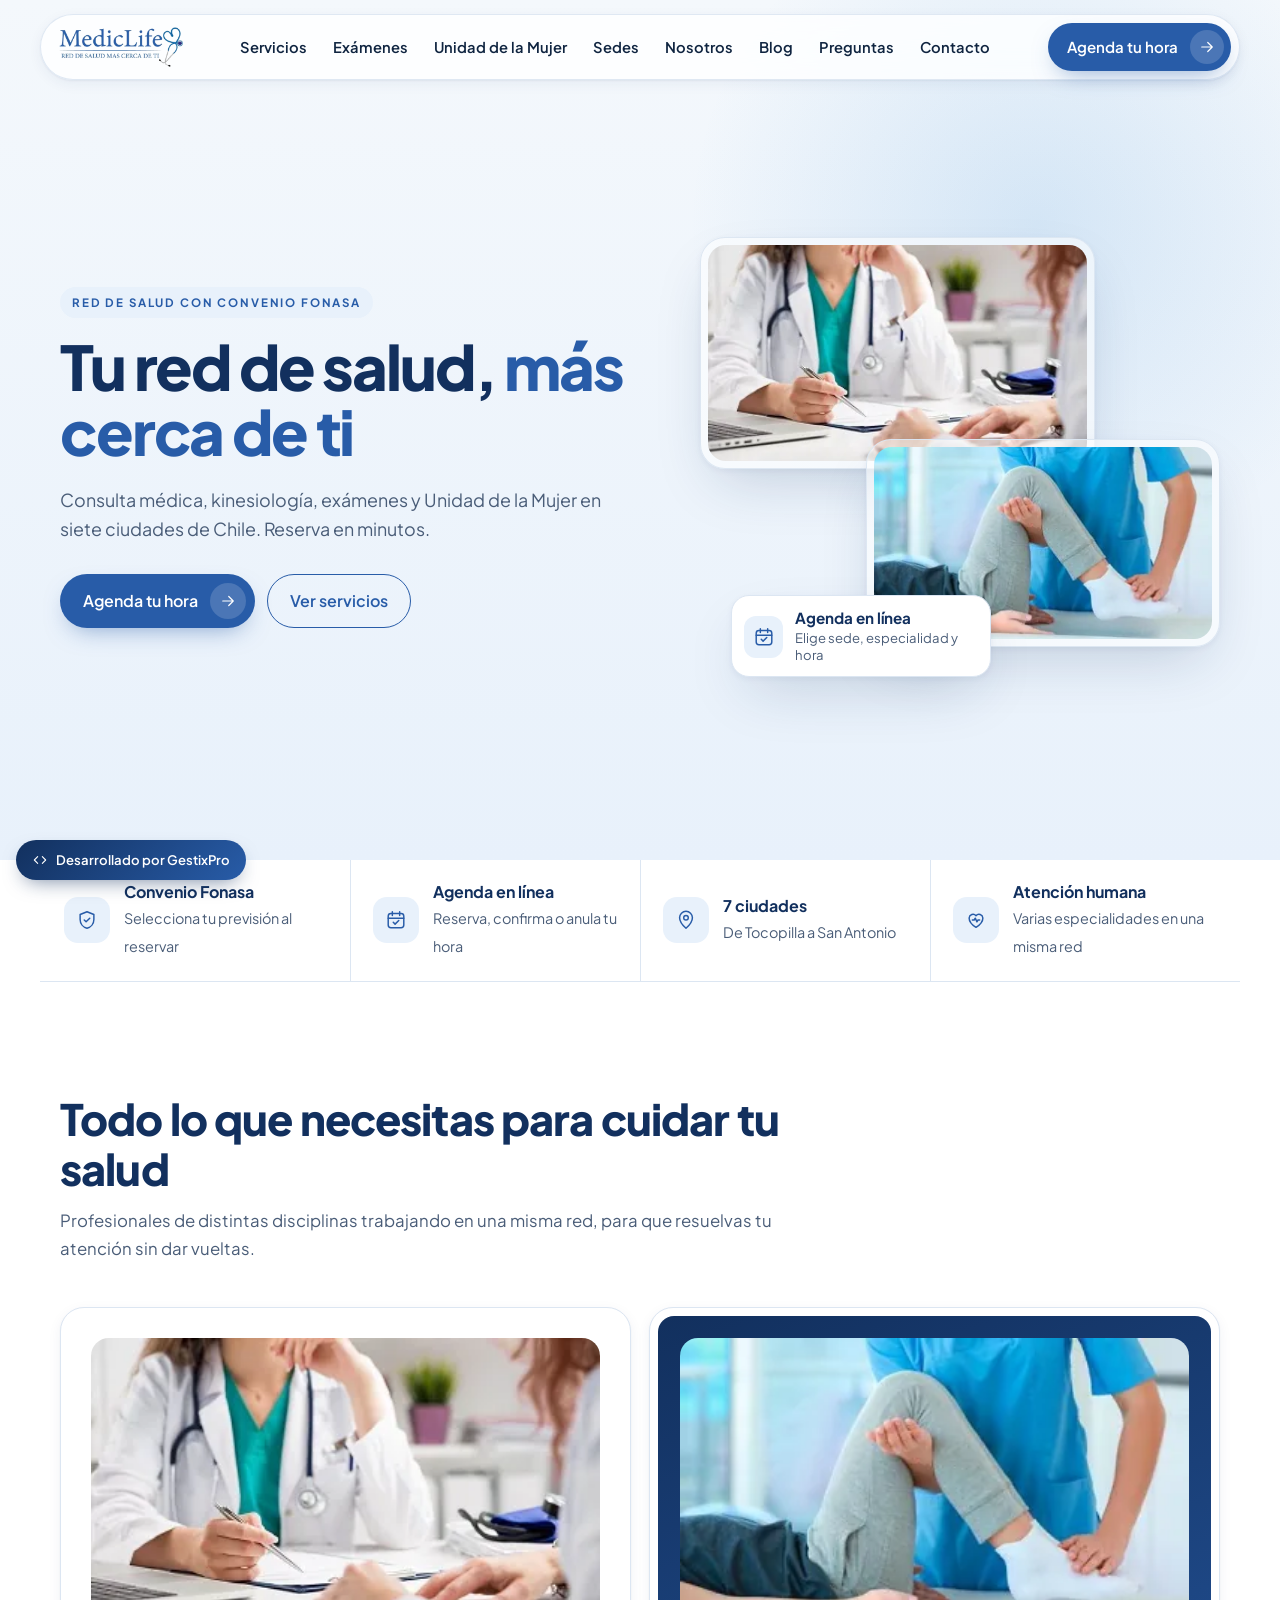
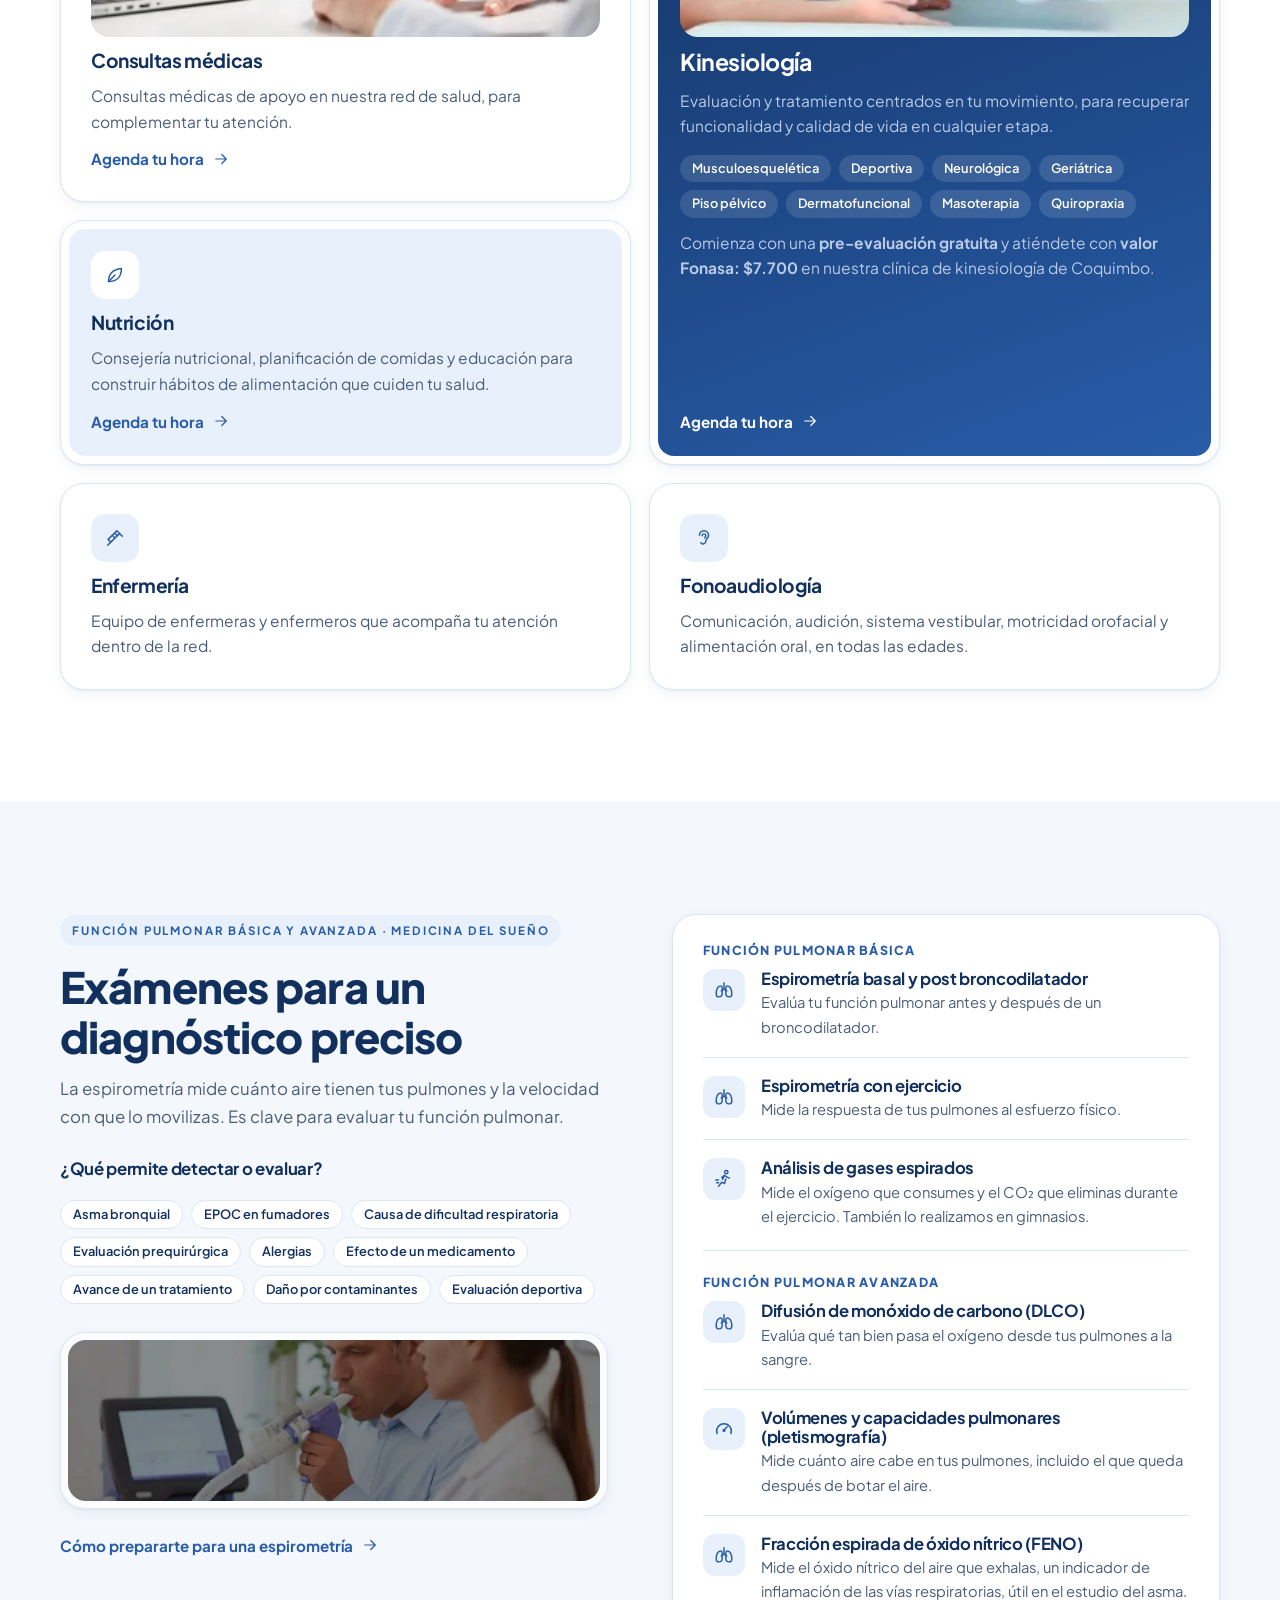
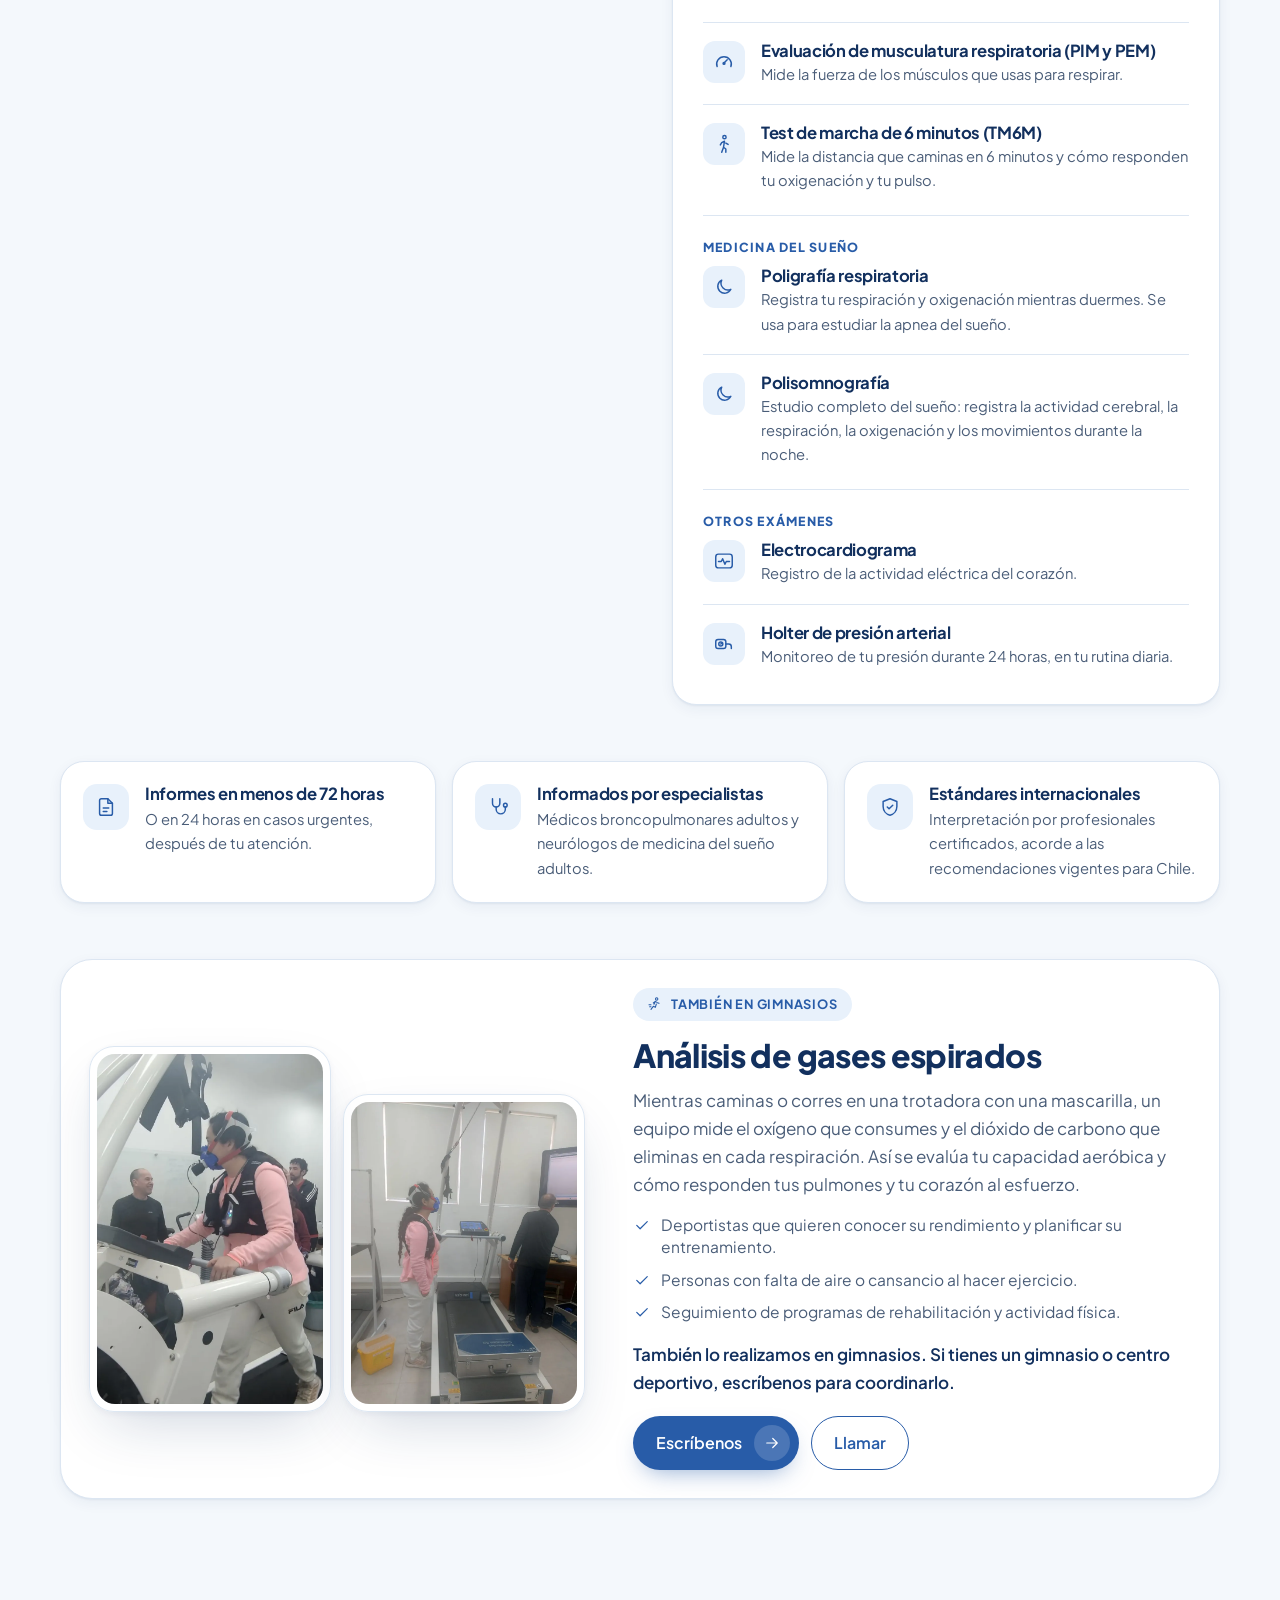
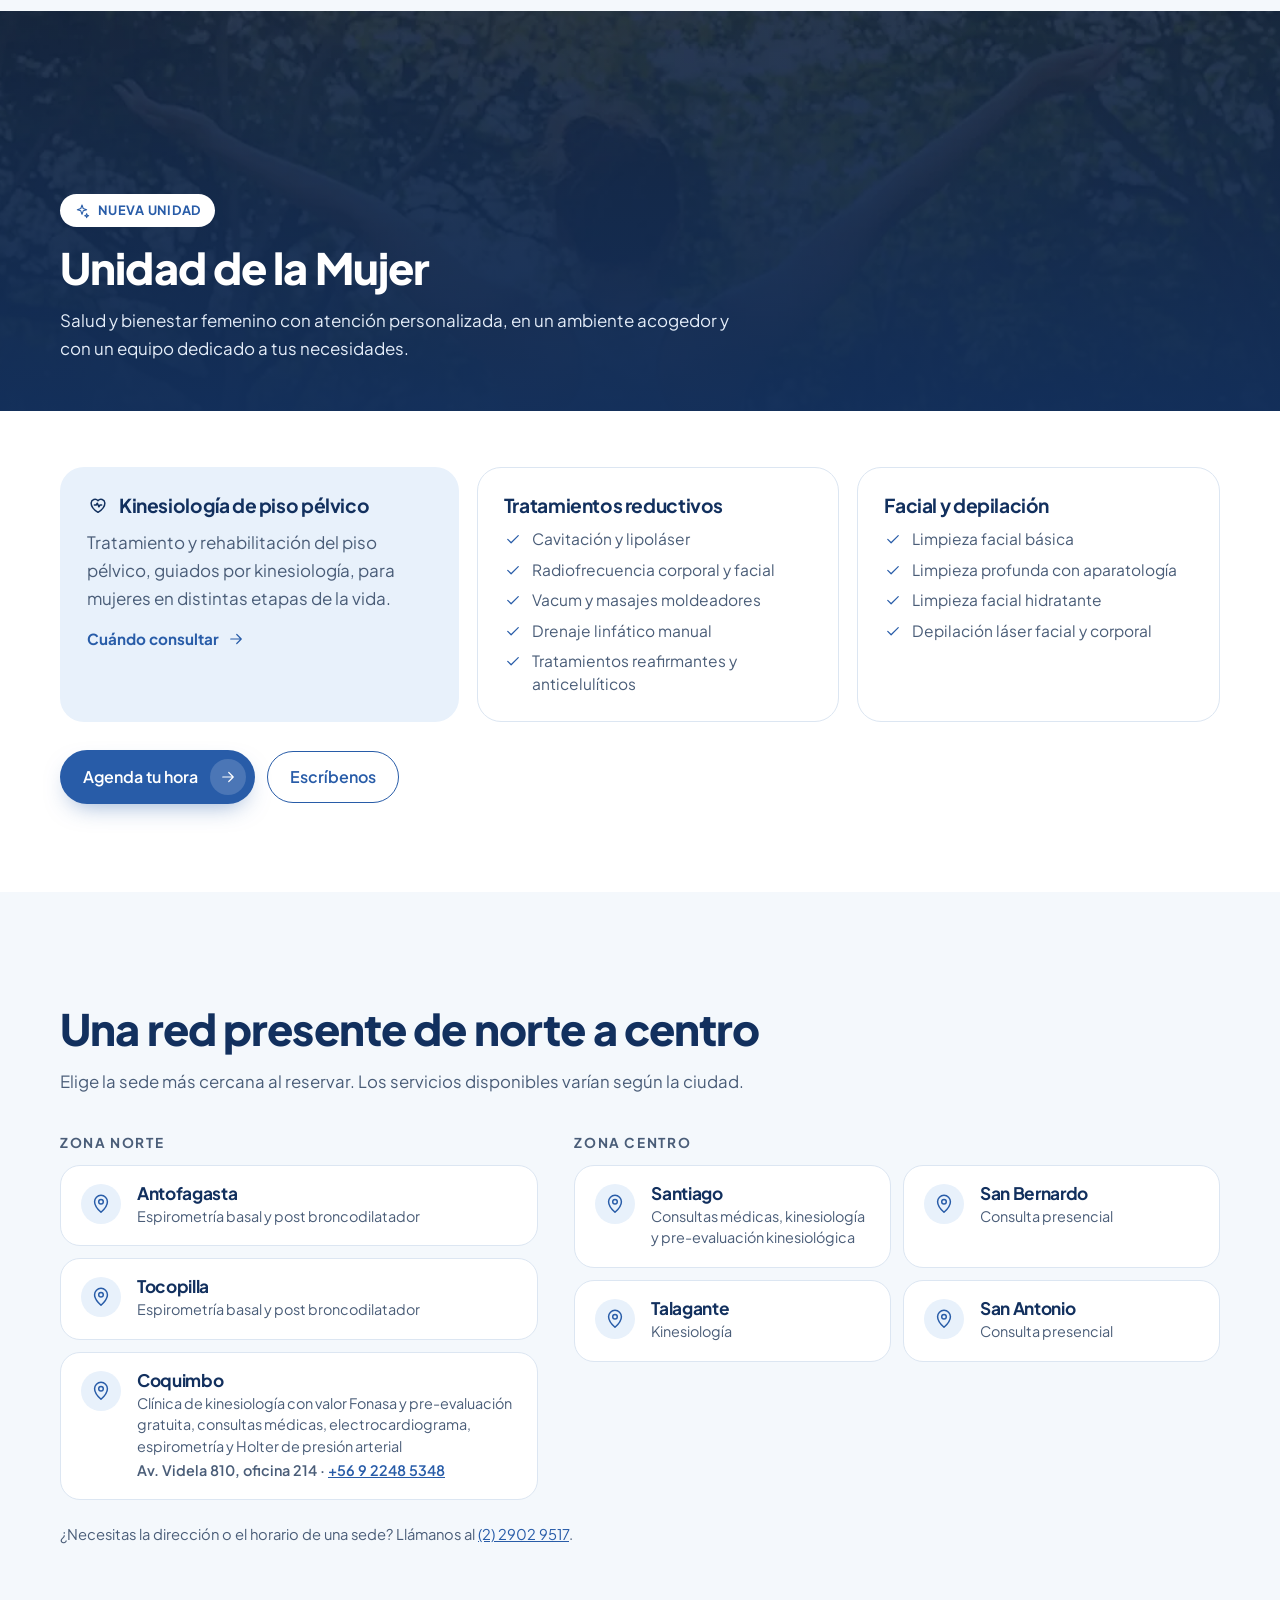
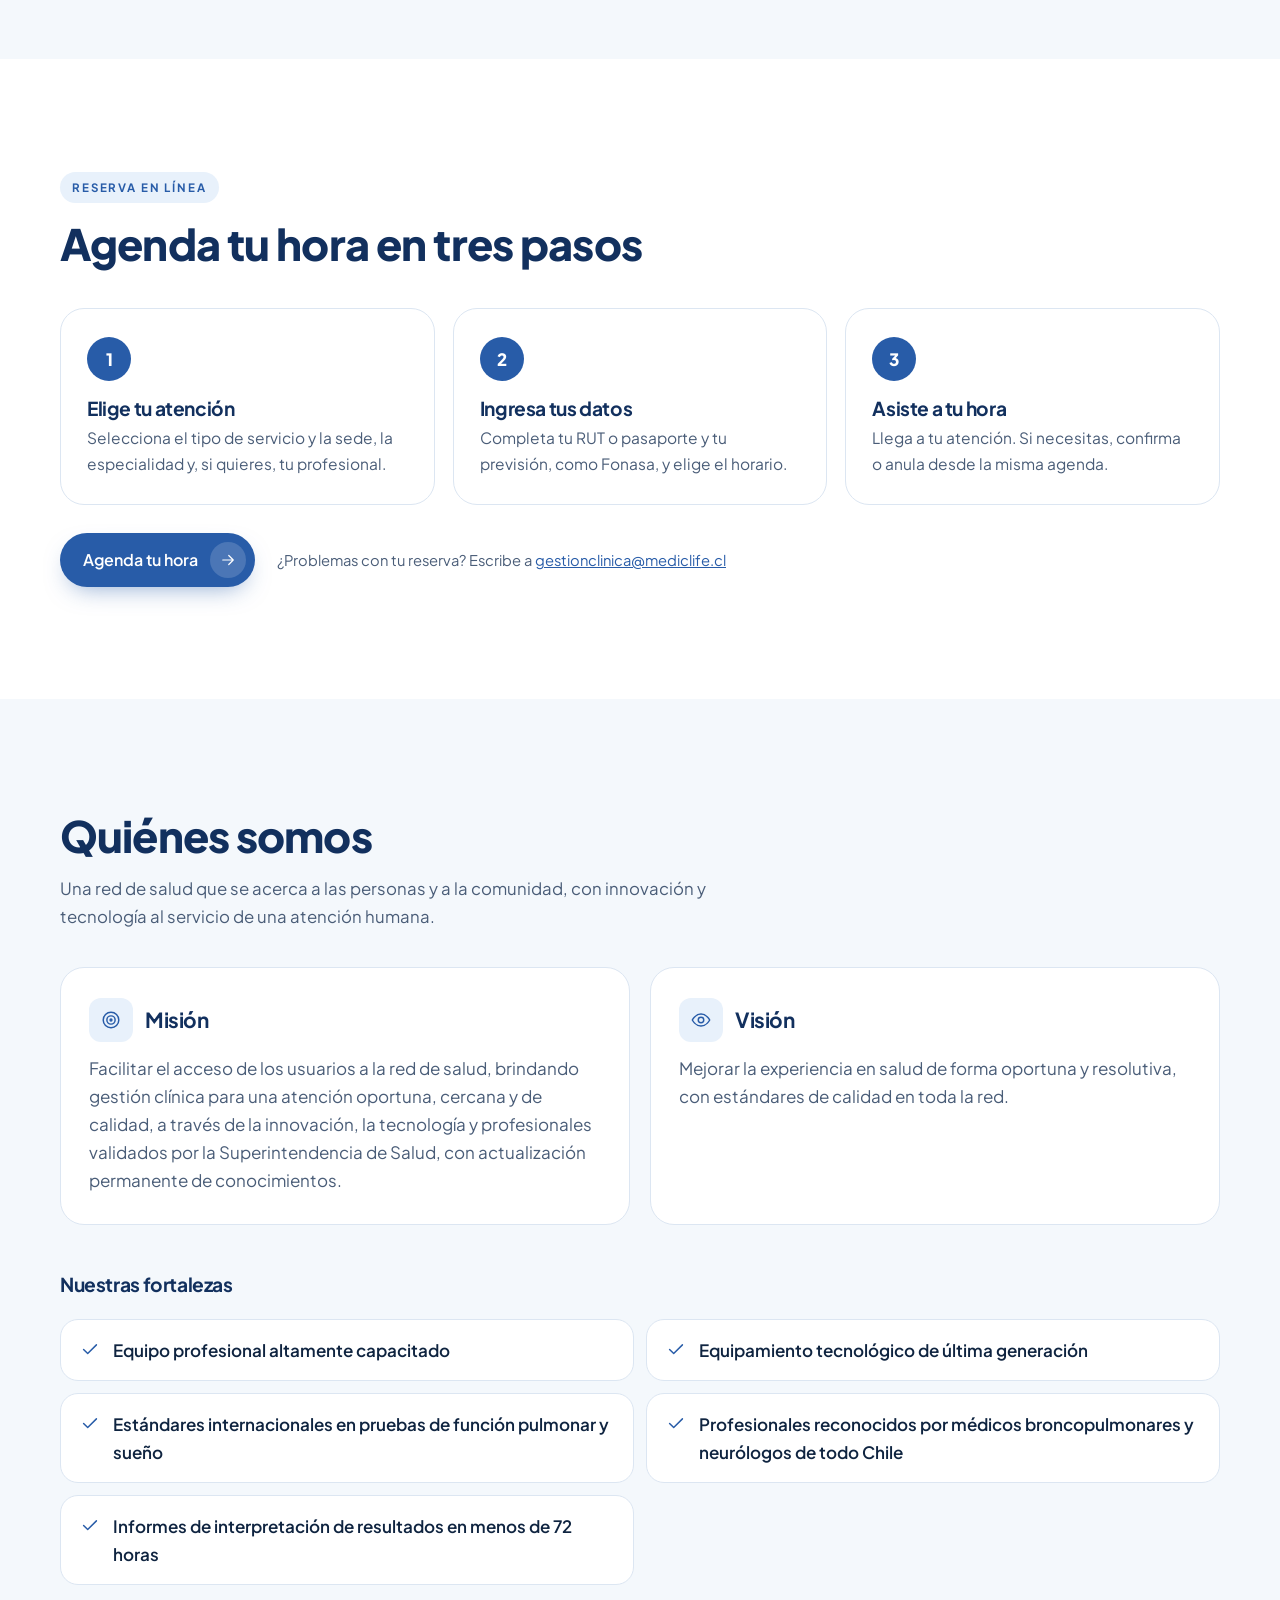
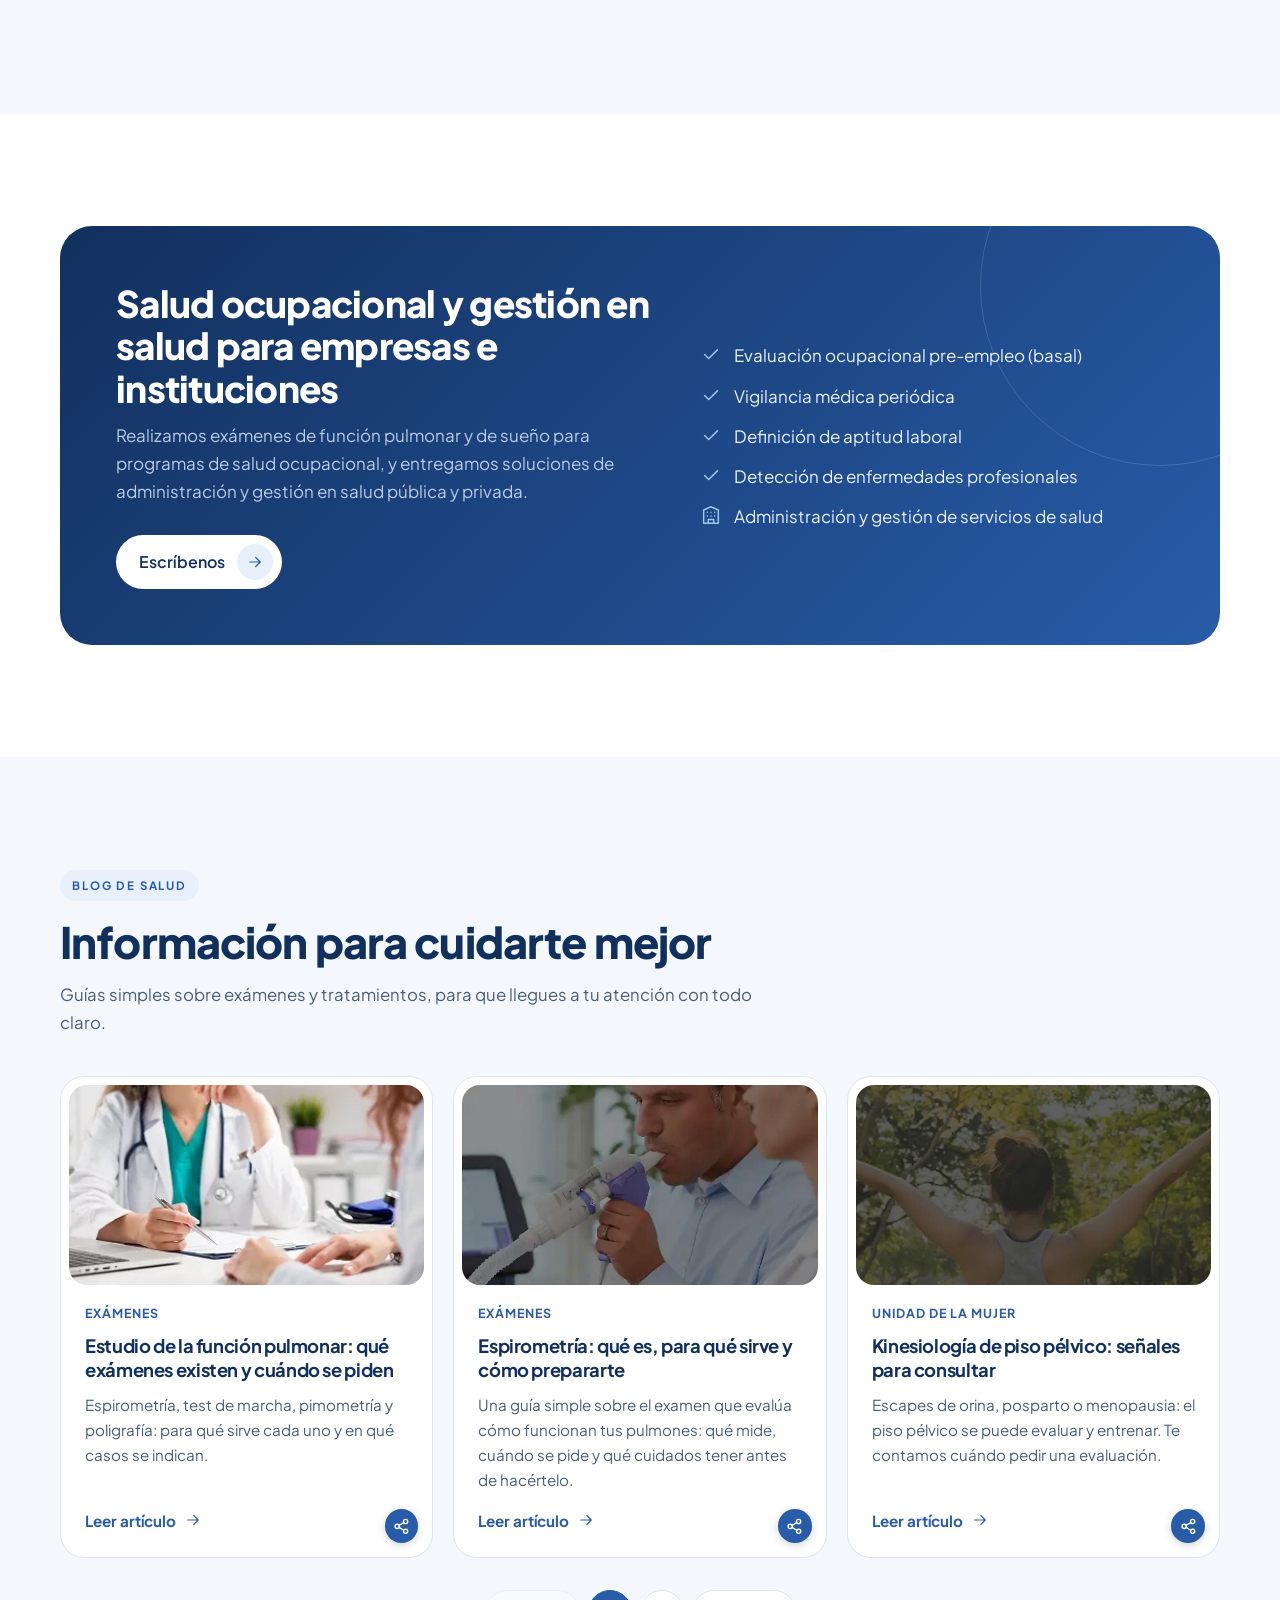
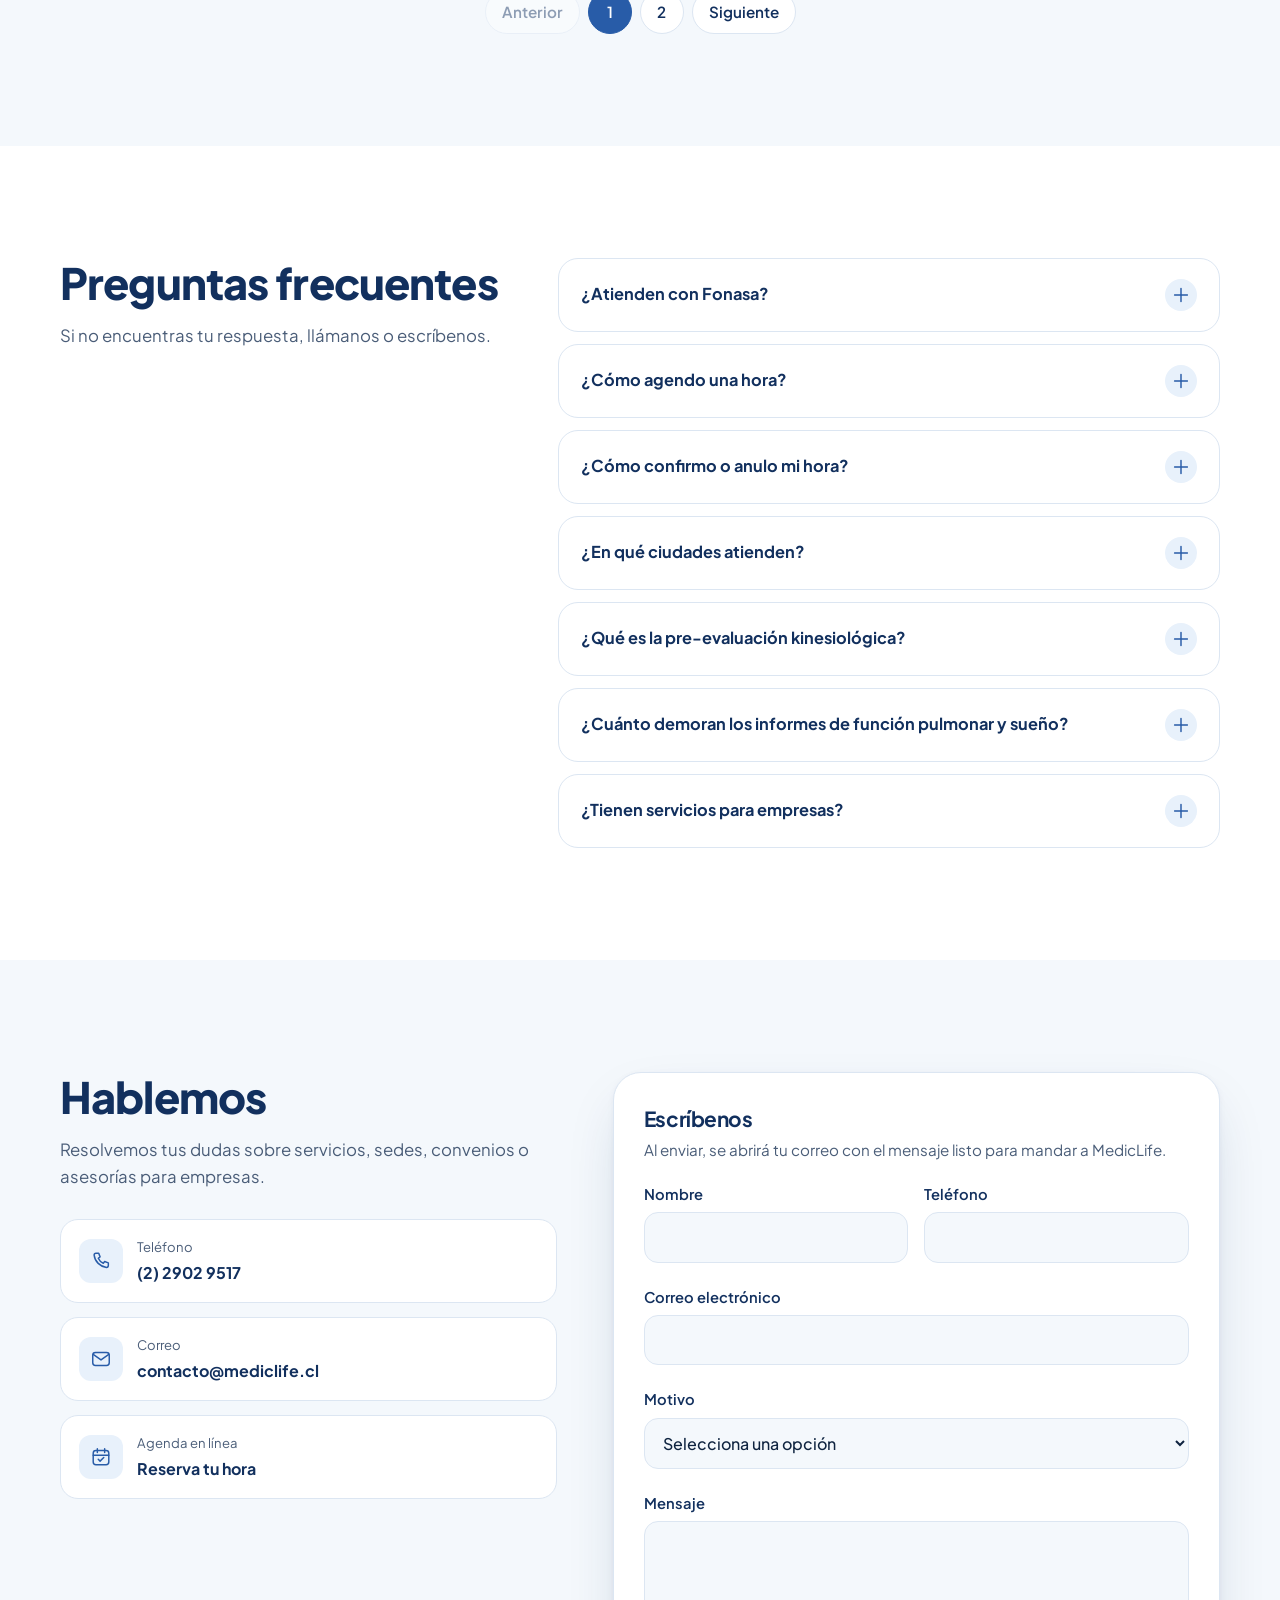
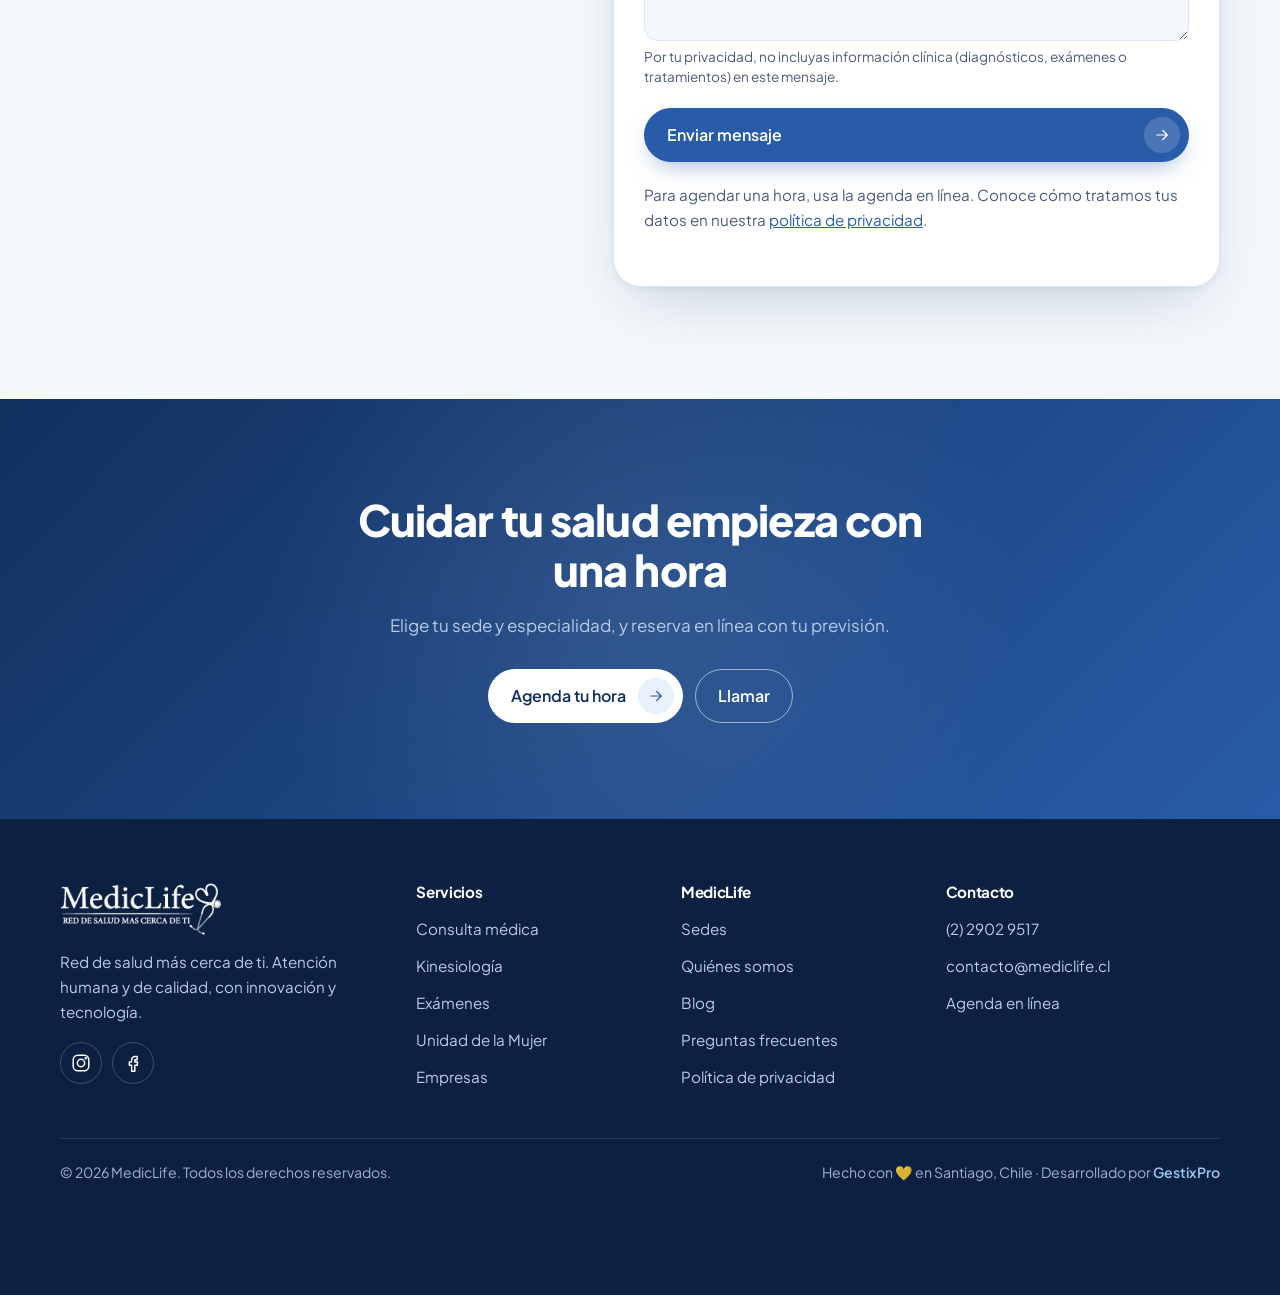
<file: consultas-medicas/index.html>
<!DOCTYPE html>
<html lang="es-CL">
<head>
<meta charset="UTF-8">
<meta name="viewport" content="width=device-width, initial-scale=1">
<title>Consulta médica | MedicLife</title>
<meta name="robots" content="noindex, follow">
<link rel="canonical" href="https://www.mediclife.cl/#servicios">
<meta http-equiv="refresh" content="0; url=../#servicios">
<script>location.replace('../#servicios');</script>
</head>
<body style="font-family:system-ui,sans-serif;padding:24px">
<p>Esta página se trasladó. <a href="../#servicios">Ir a Consulta médica en MedicLife</a>.</p>
</body>
</html>
</file>
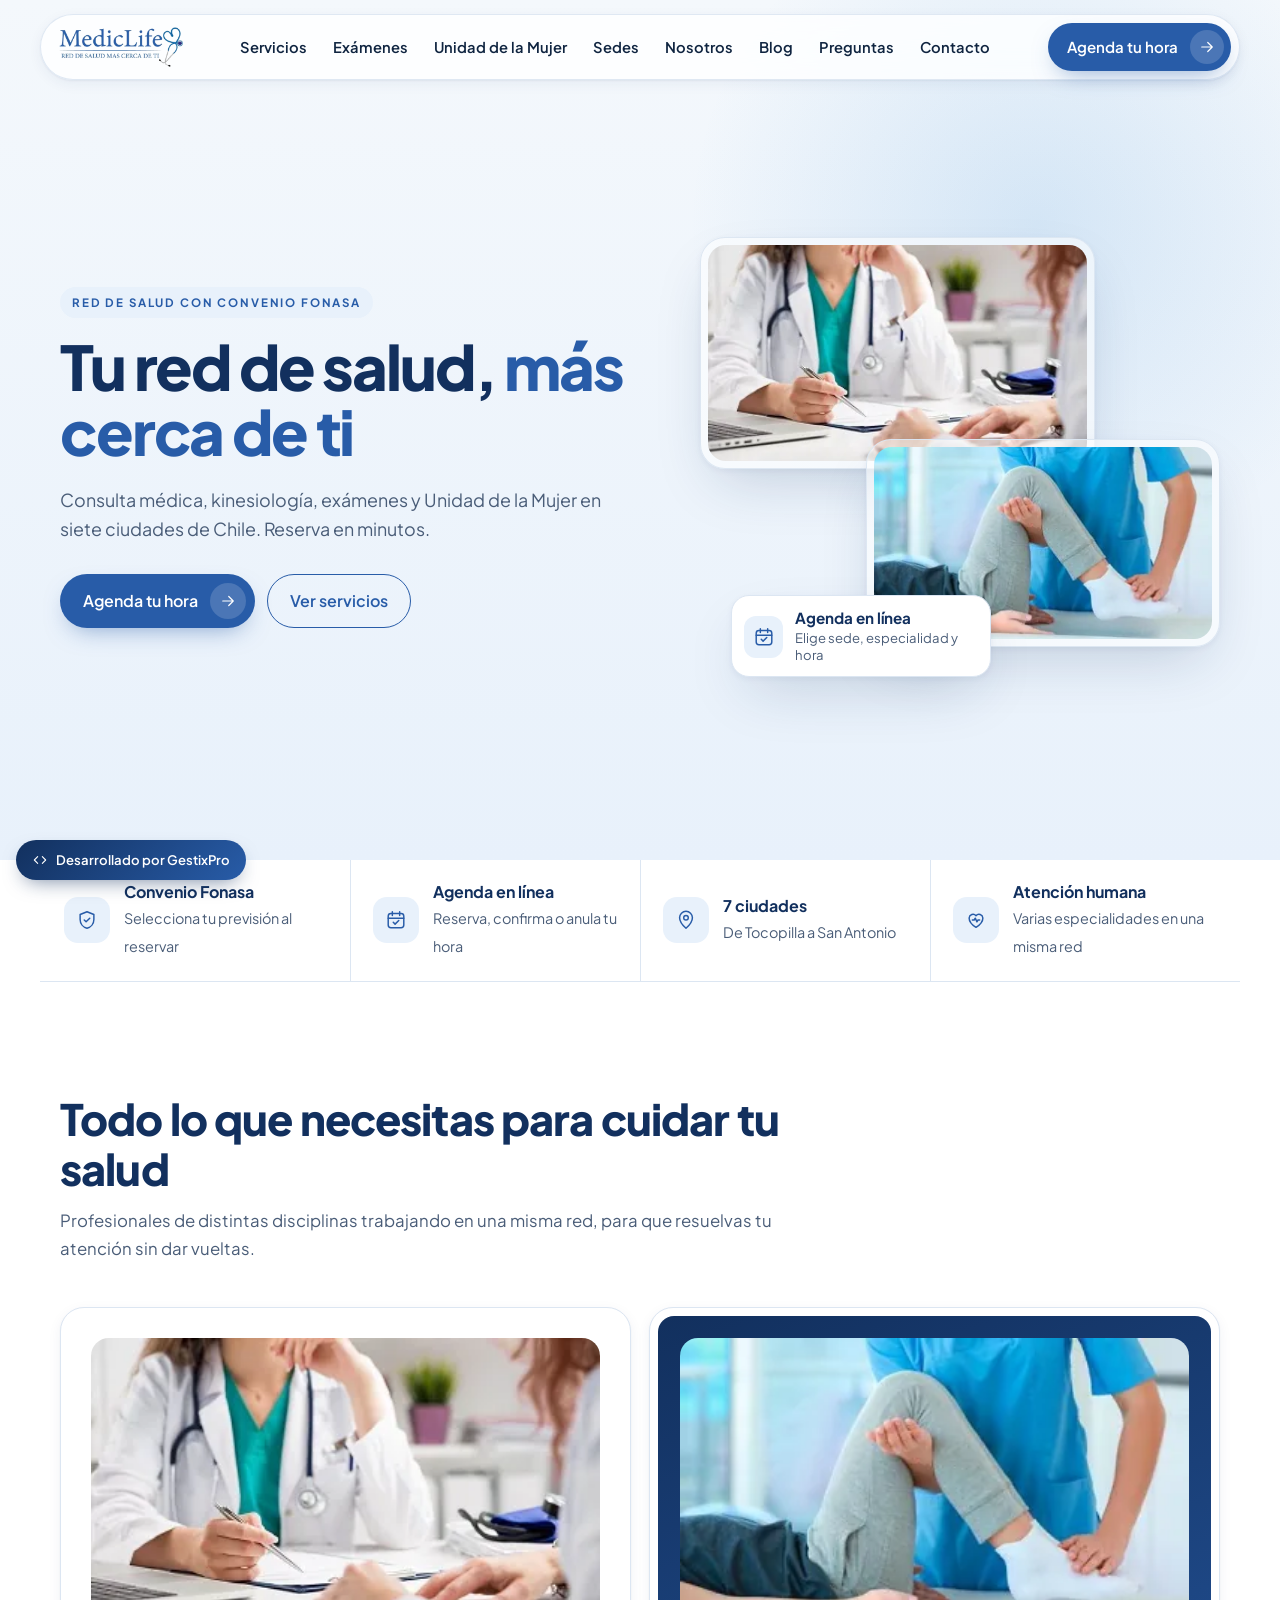
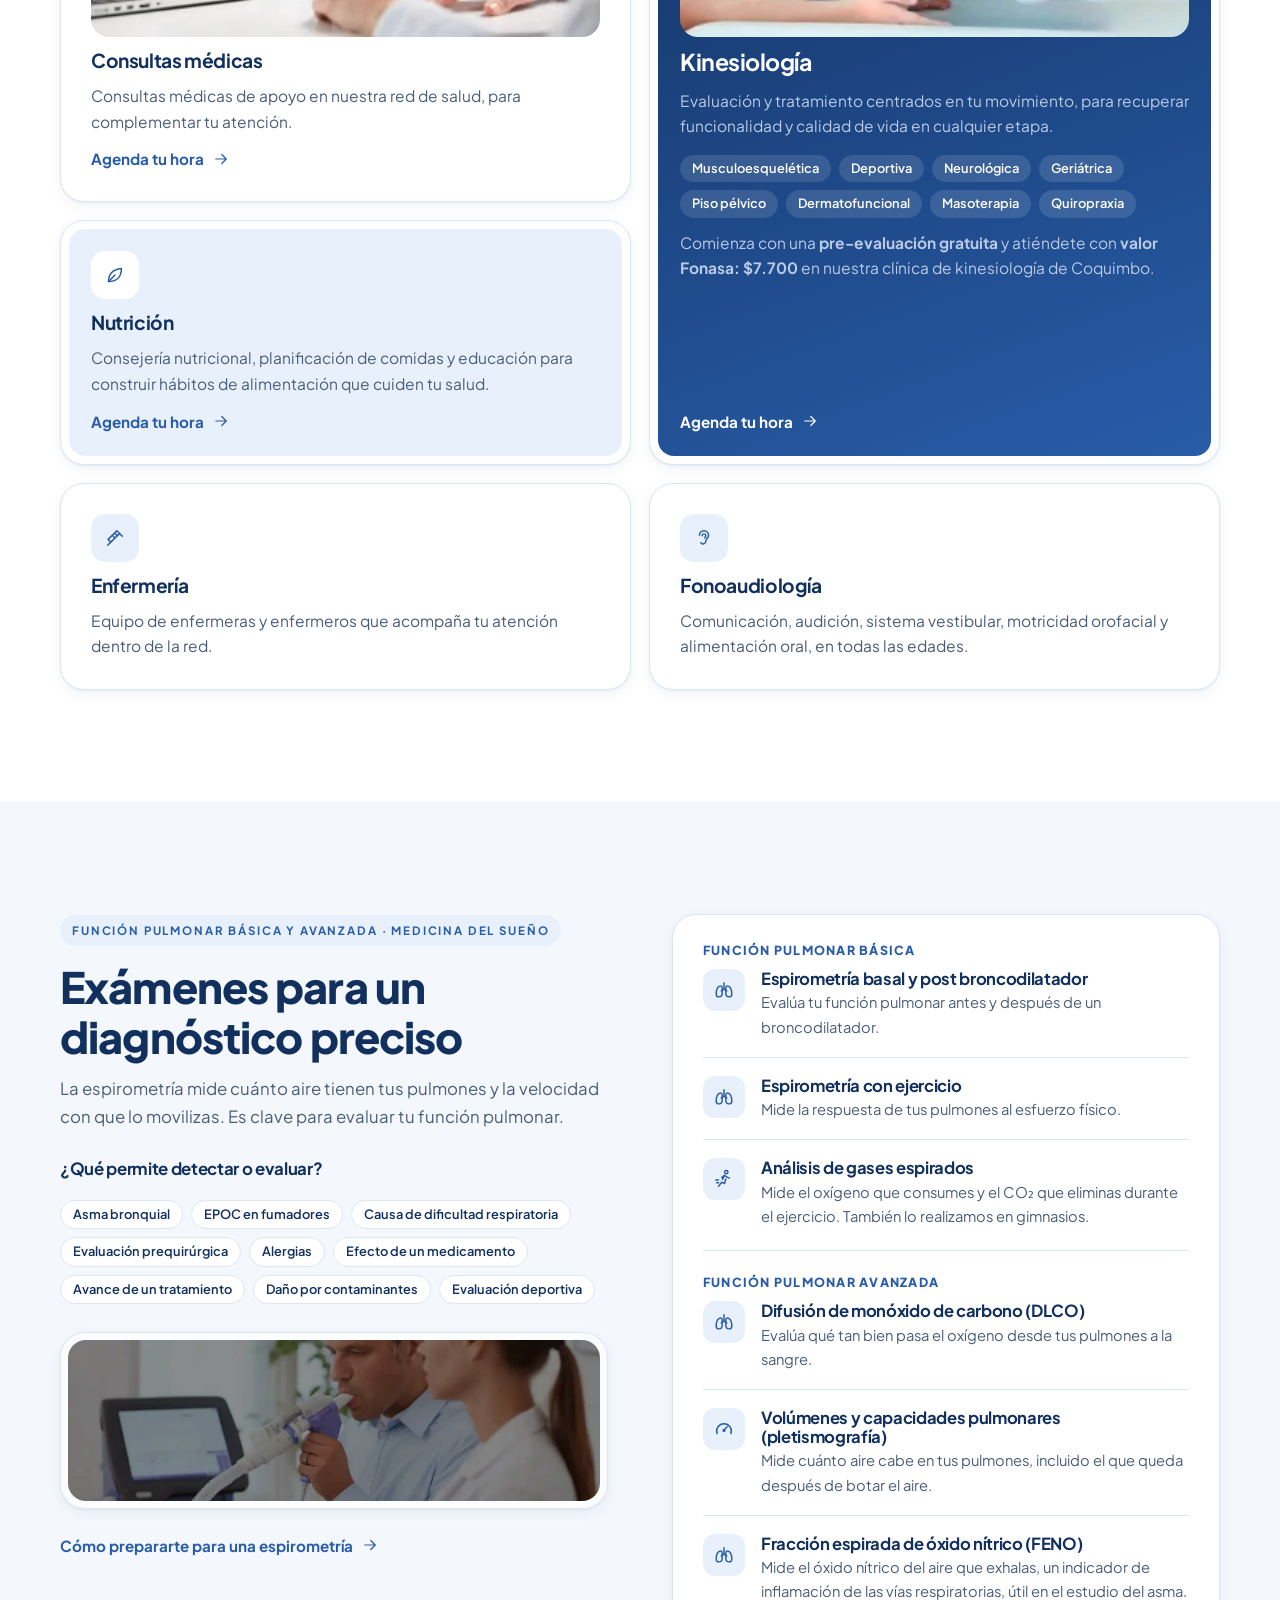
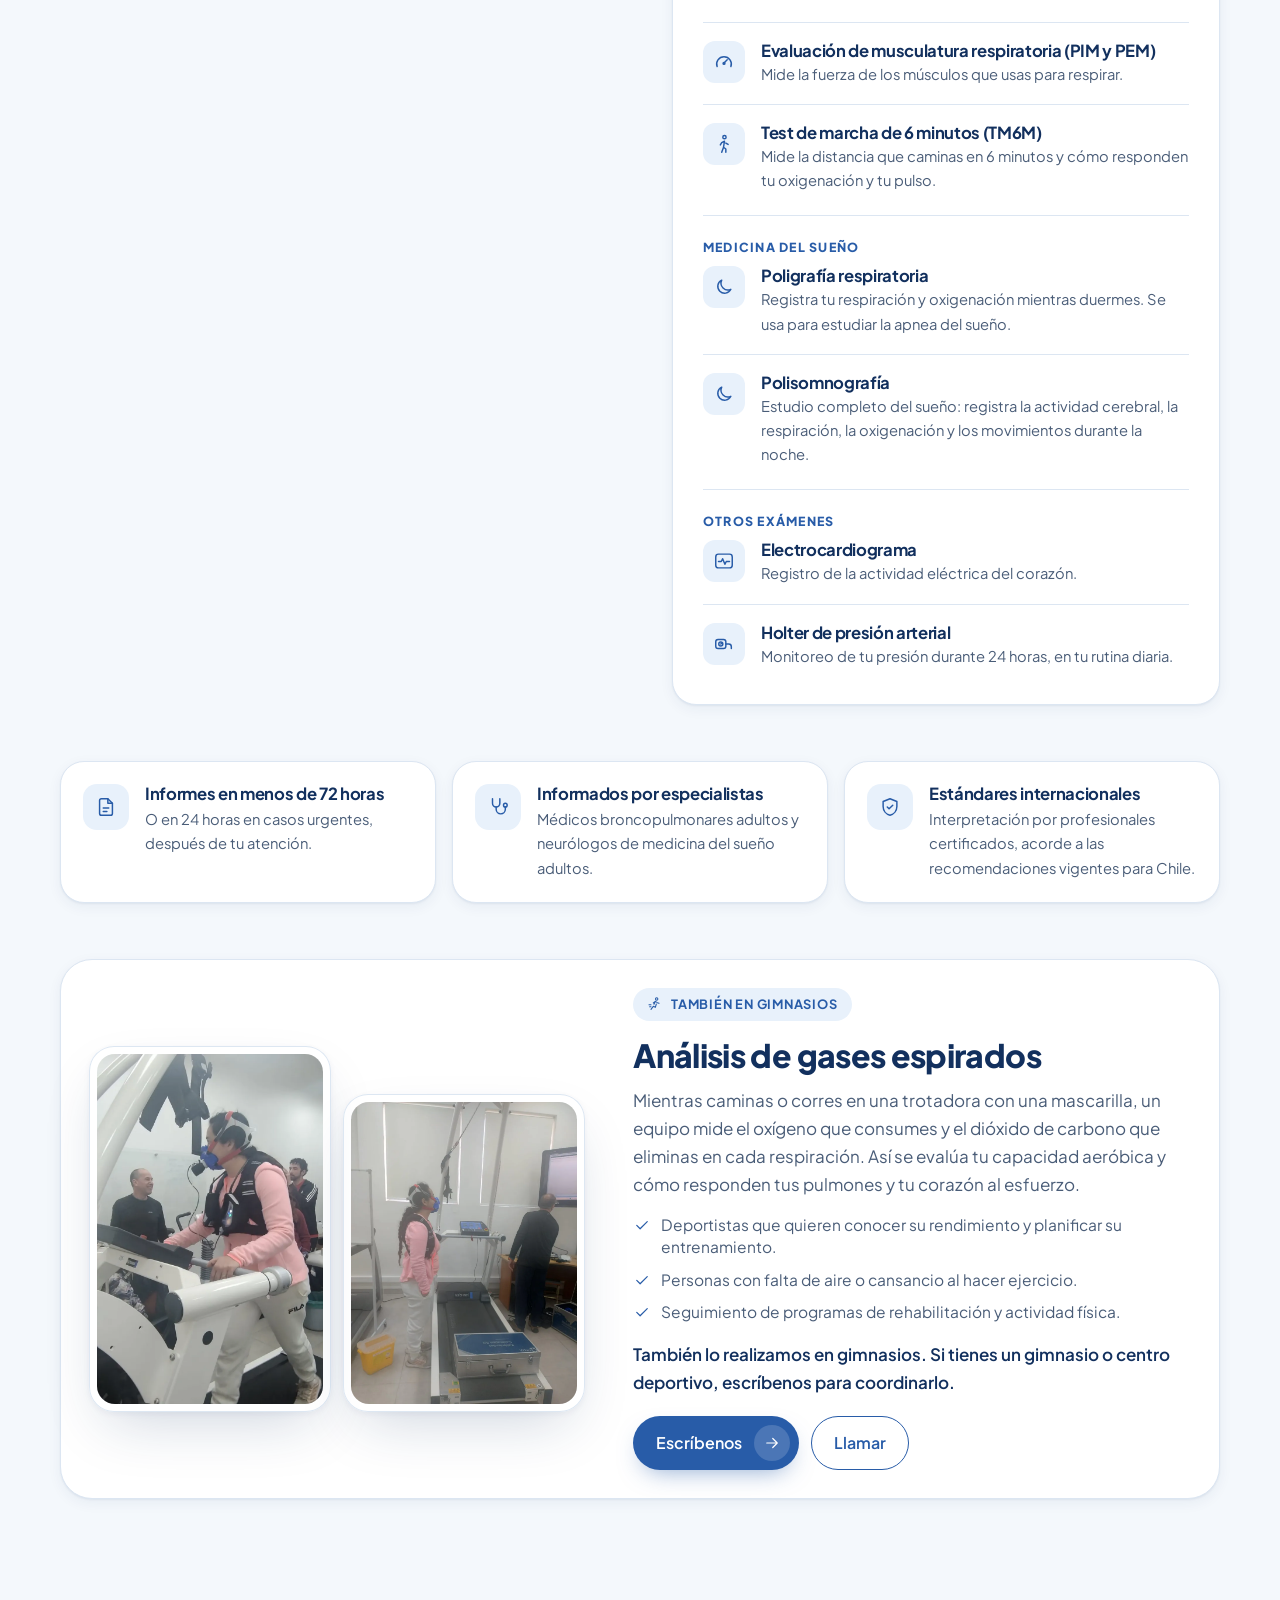
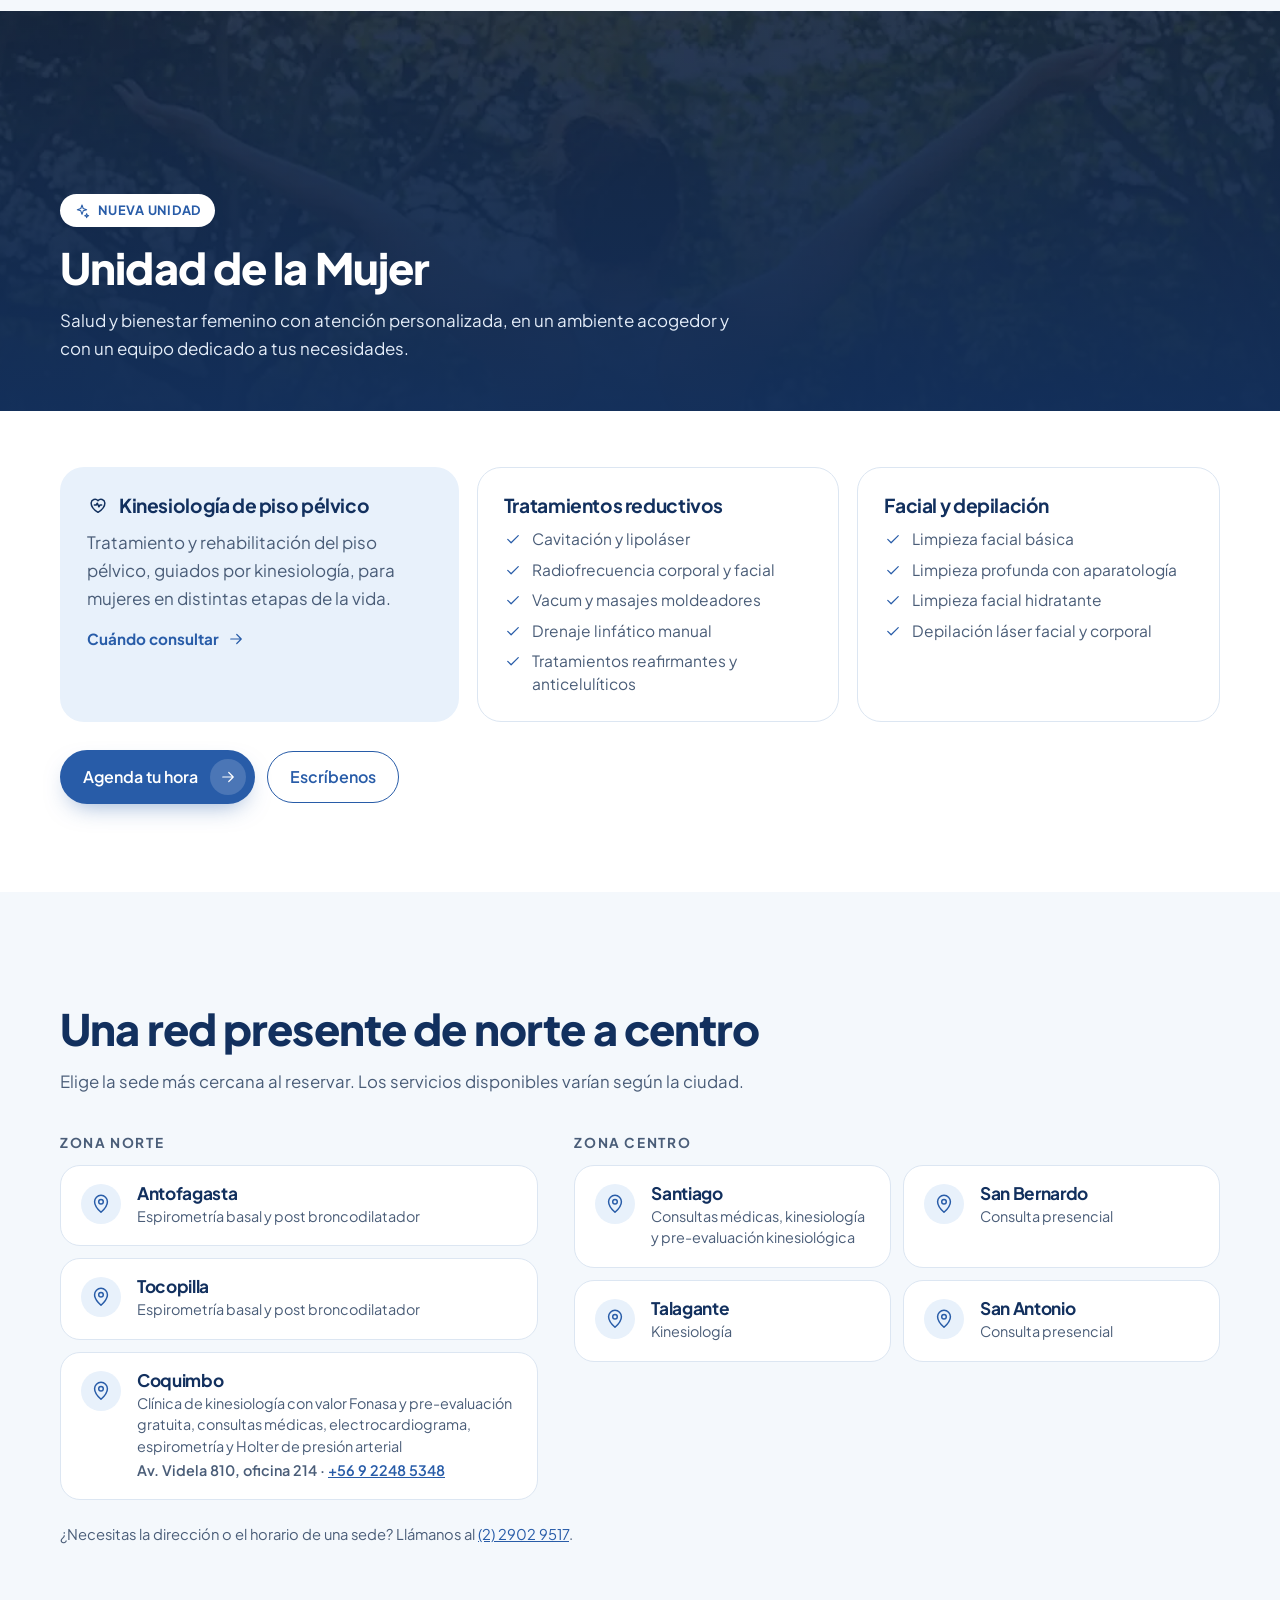
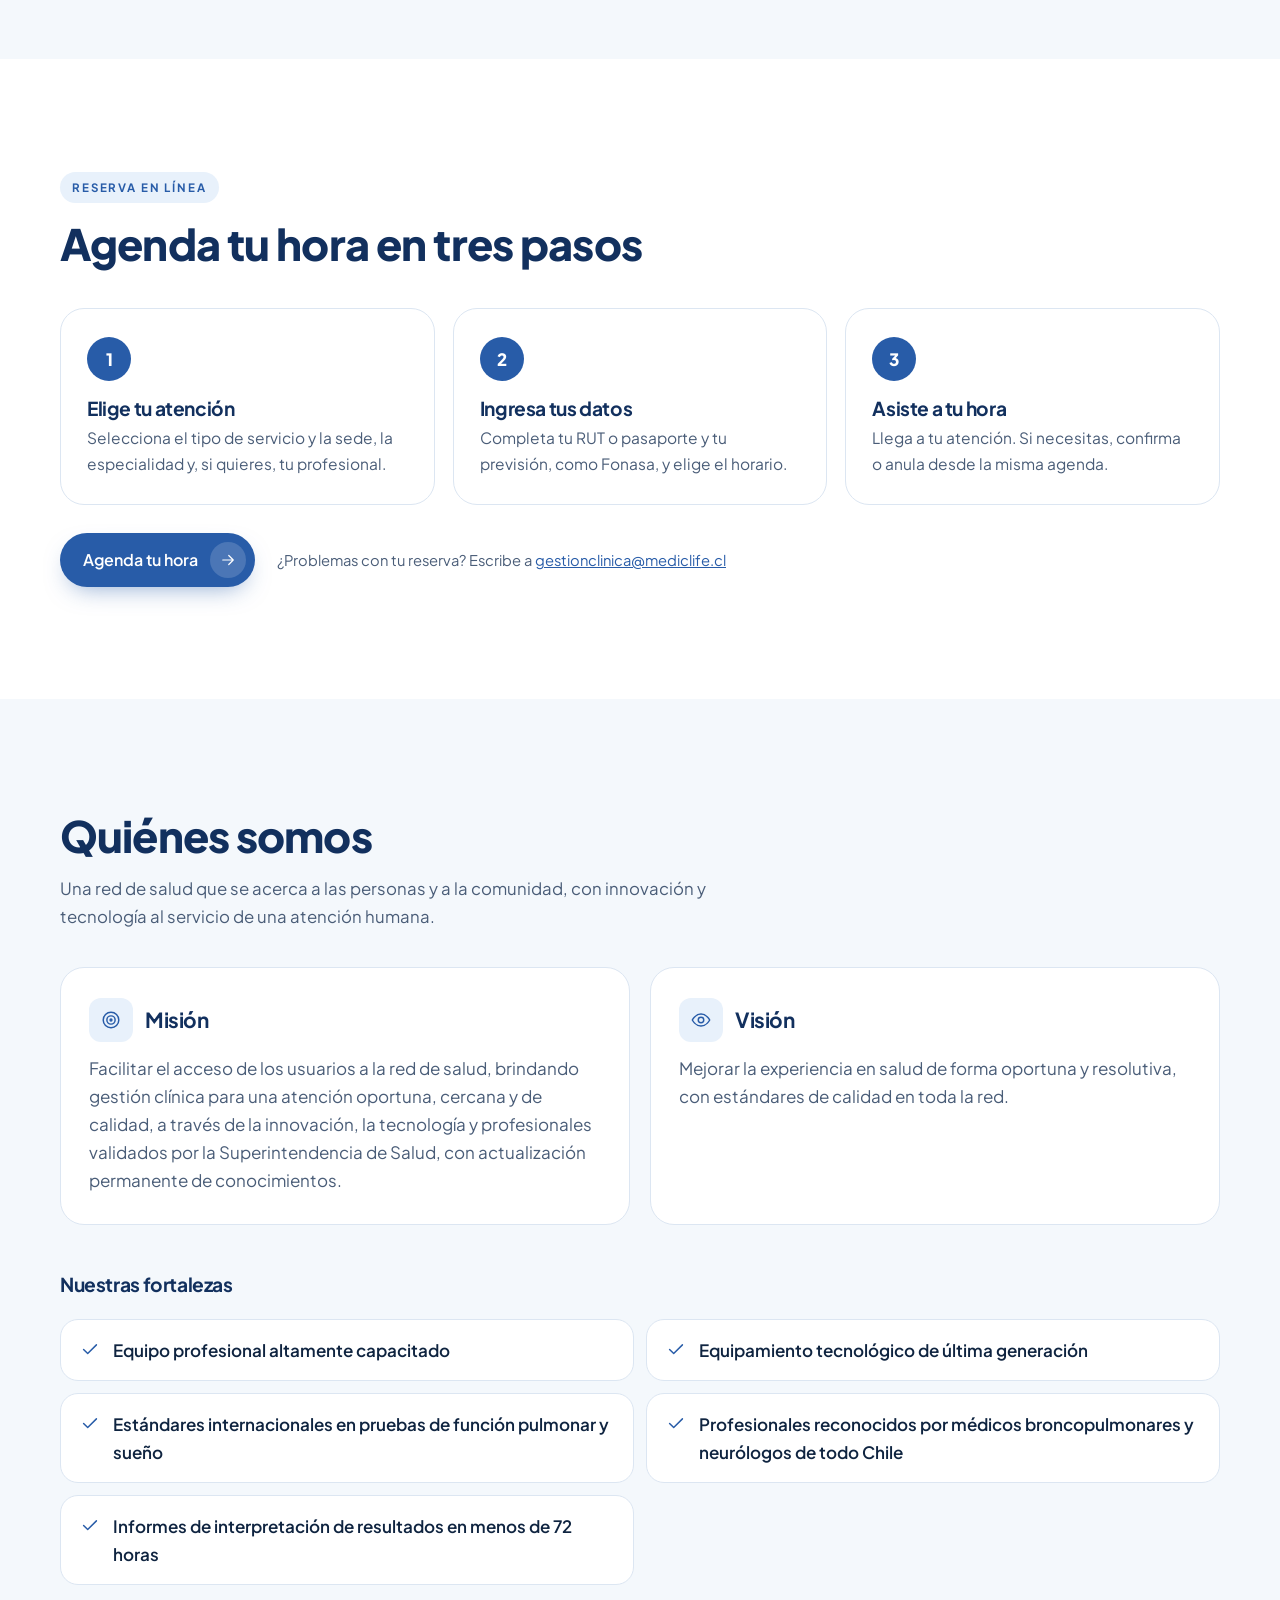
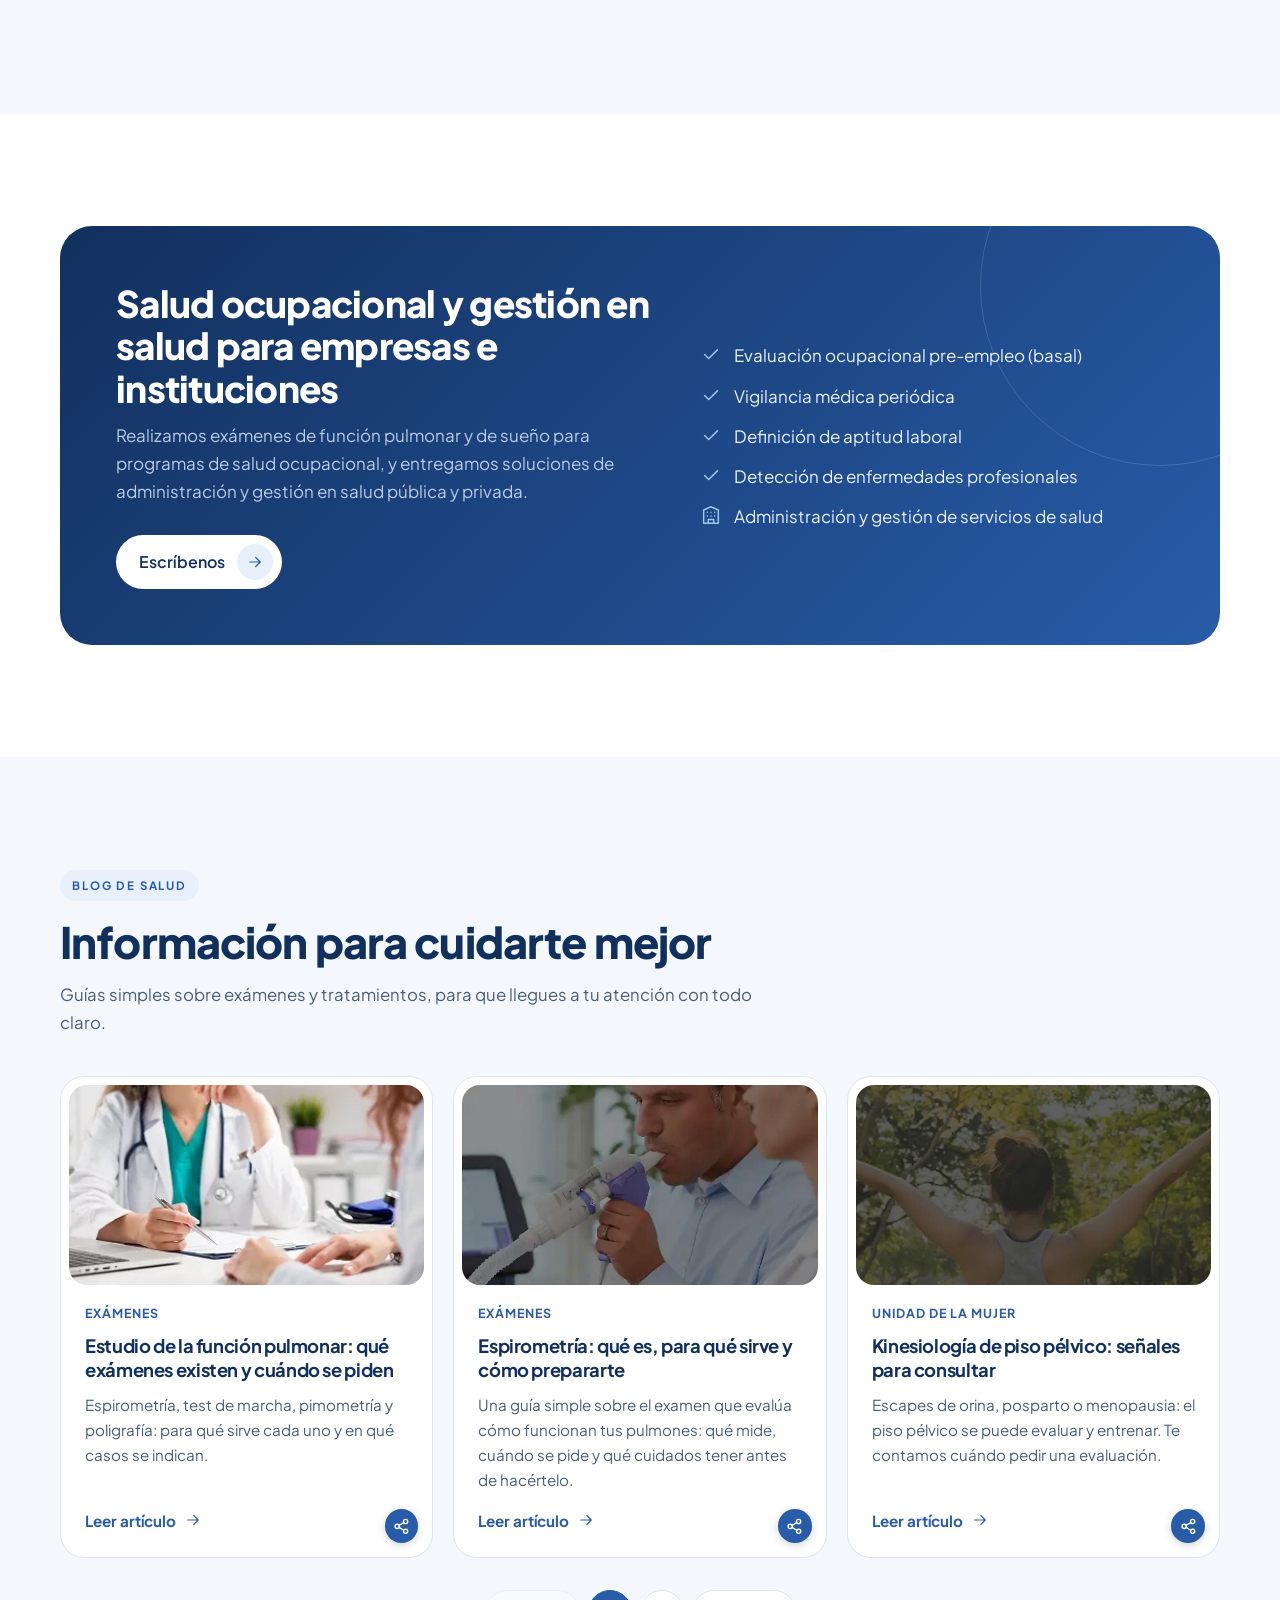
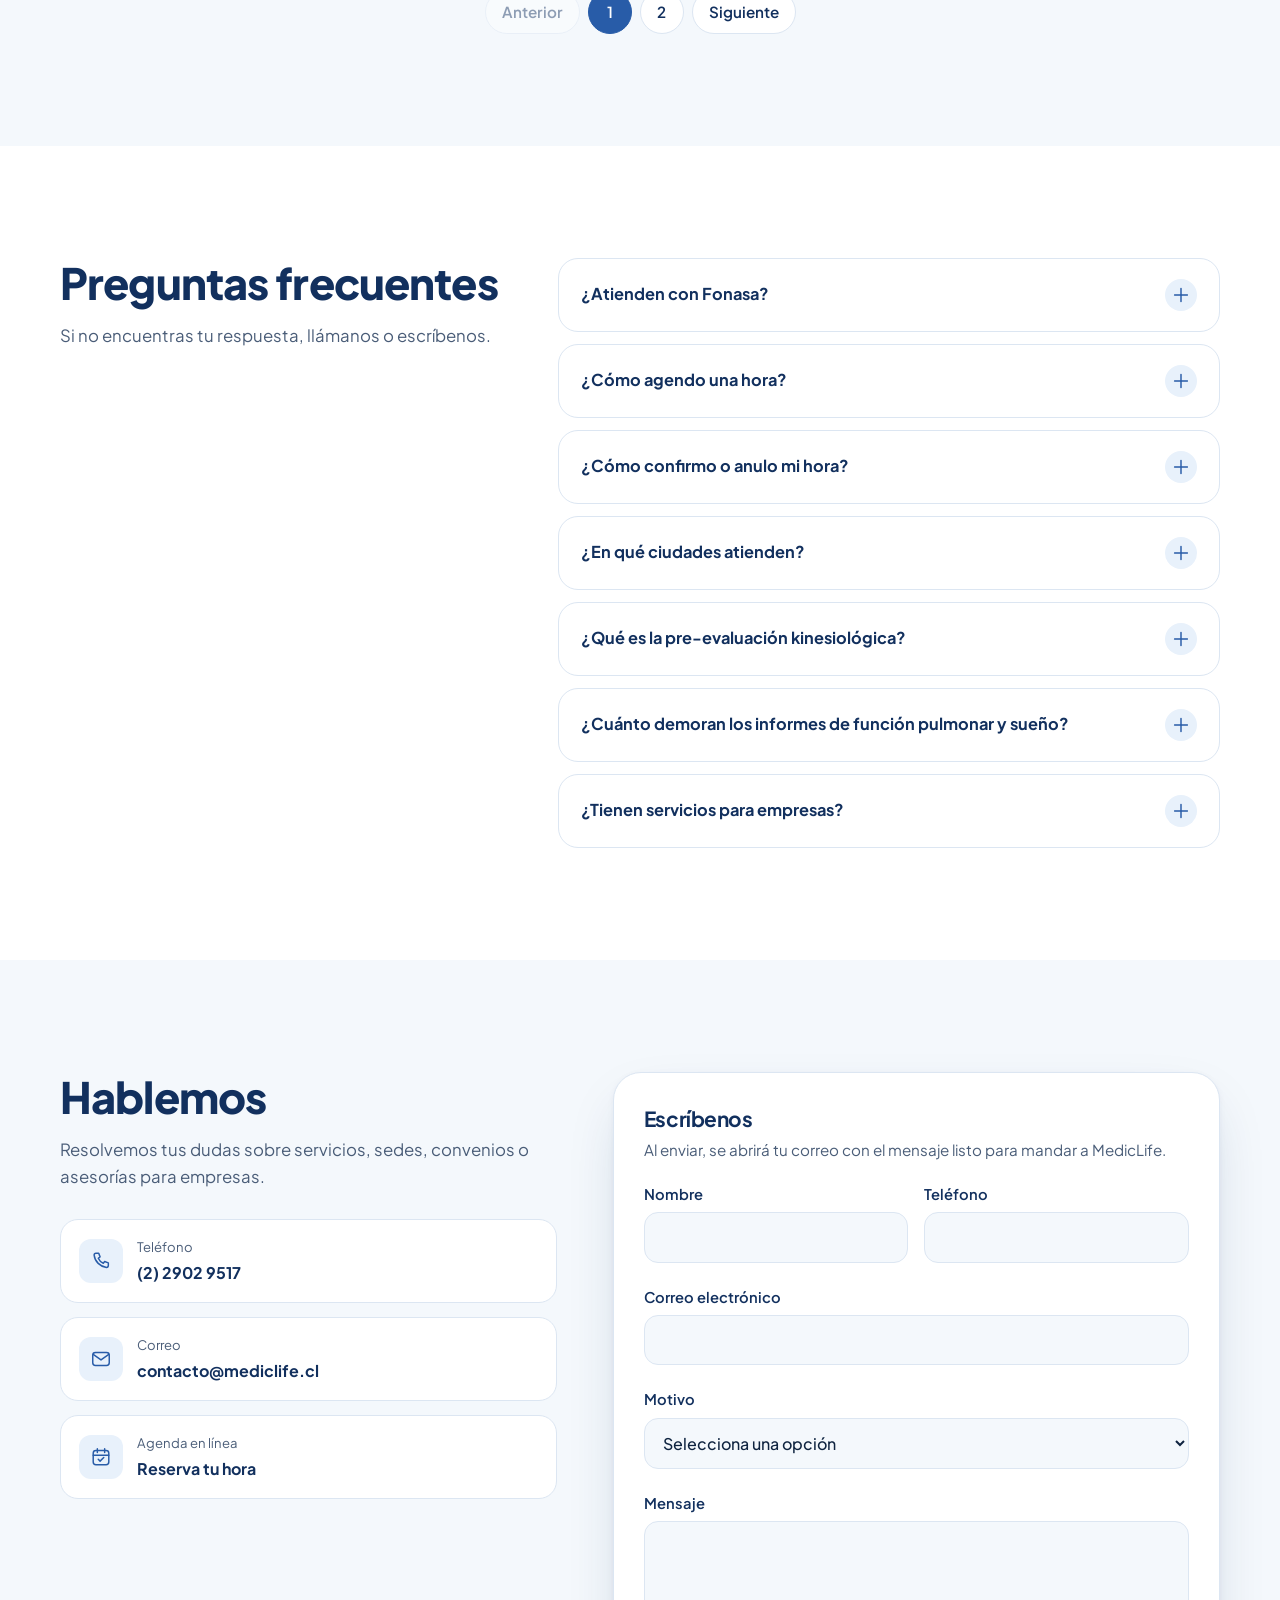
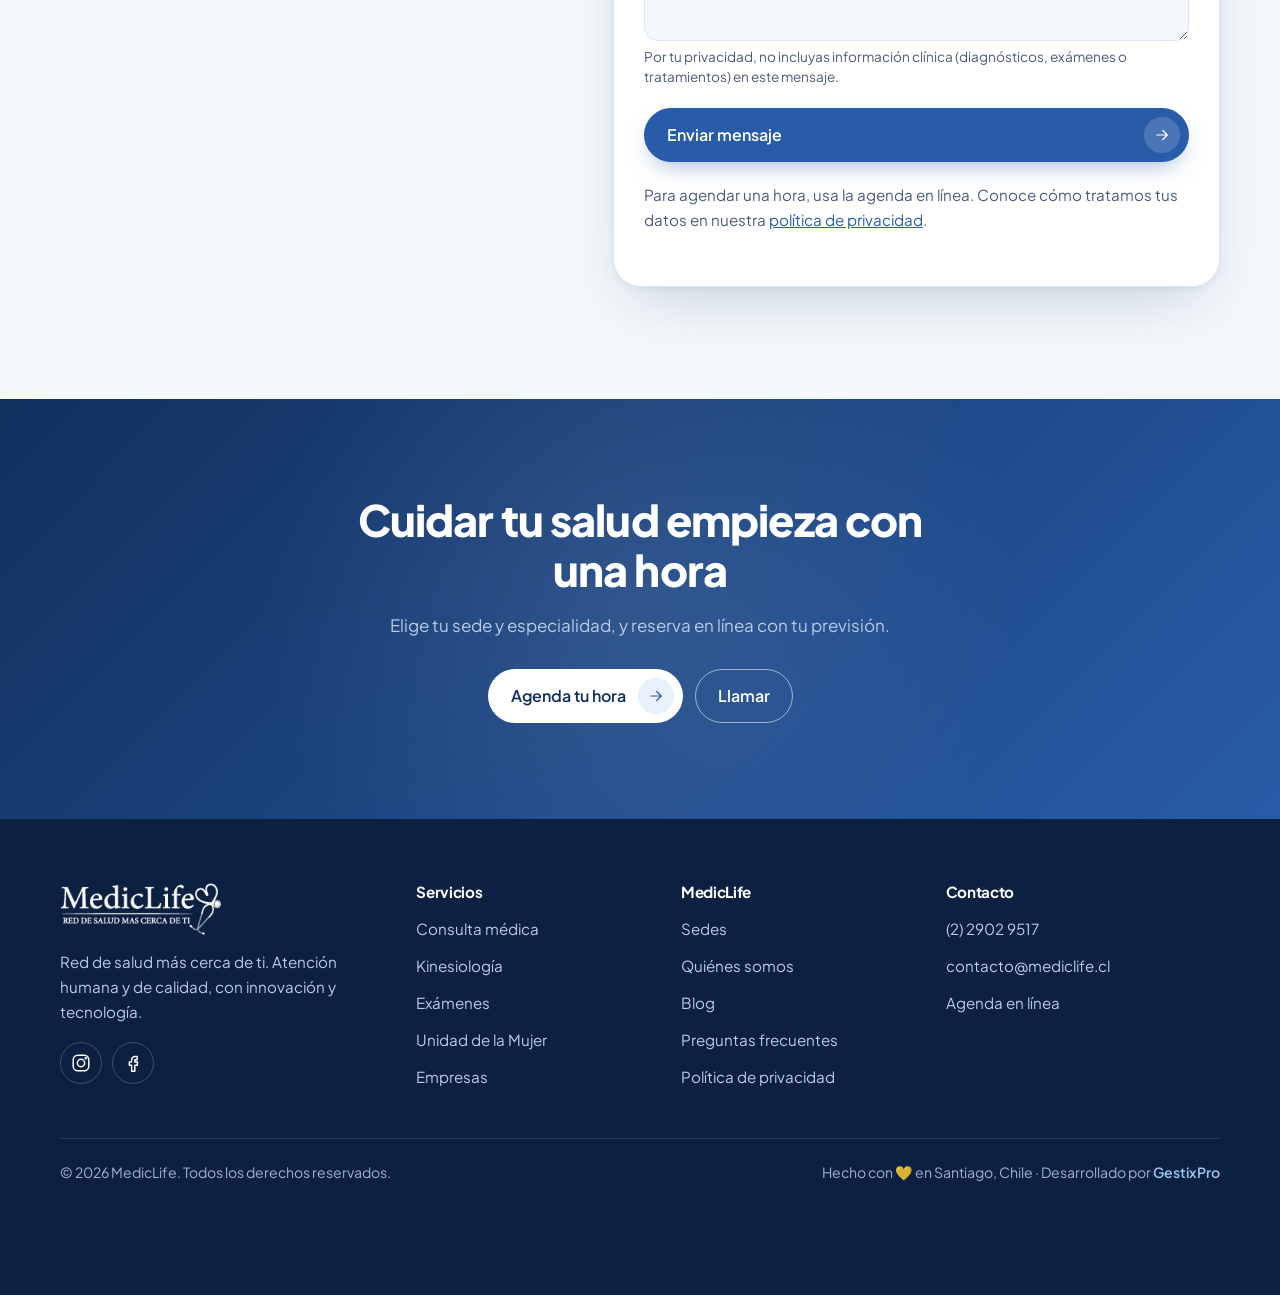
<file: enfermeros/index.html>
<!DOCTYPE html>
<html lang="es-CL">
<head>
<meta charset="UTF-8">
<meta name="viewport" content="width=device-width, initial-scale=1">
<title>Enfermería | MedicLife</title>
<meta name="robots" content="noindex, follow">
<link rel="canonical" href="https://www.mediclife.cl/#servicios">
<meta http-equiv="refresh" content="0; url=../#servicios">
<script>location.replace('../#servicios');</script>
</head>
<body style="font-family:system-ui,sans-serif;padding:24px">
<p>Esta página se trasladó. <a href="../#servicios">Ir a Enfermería en MedicLife</a>.</p>
</body>
</html>
</file>
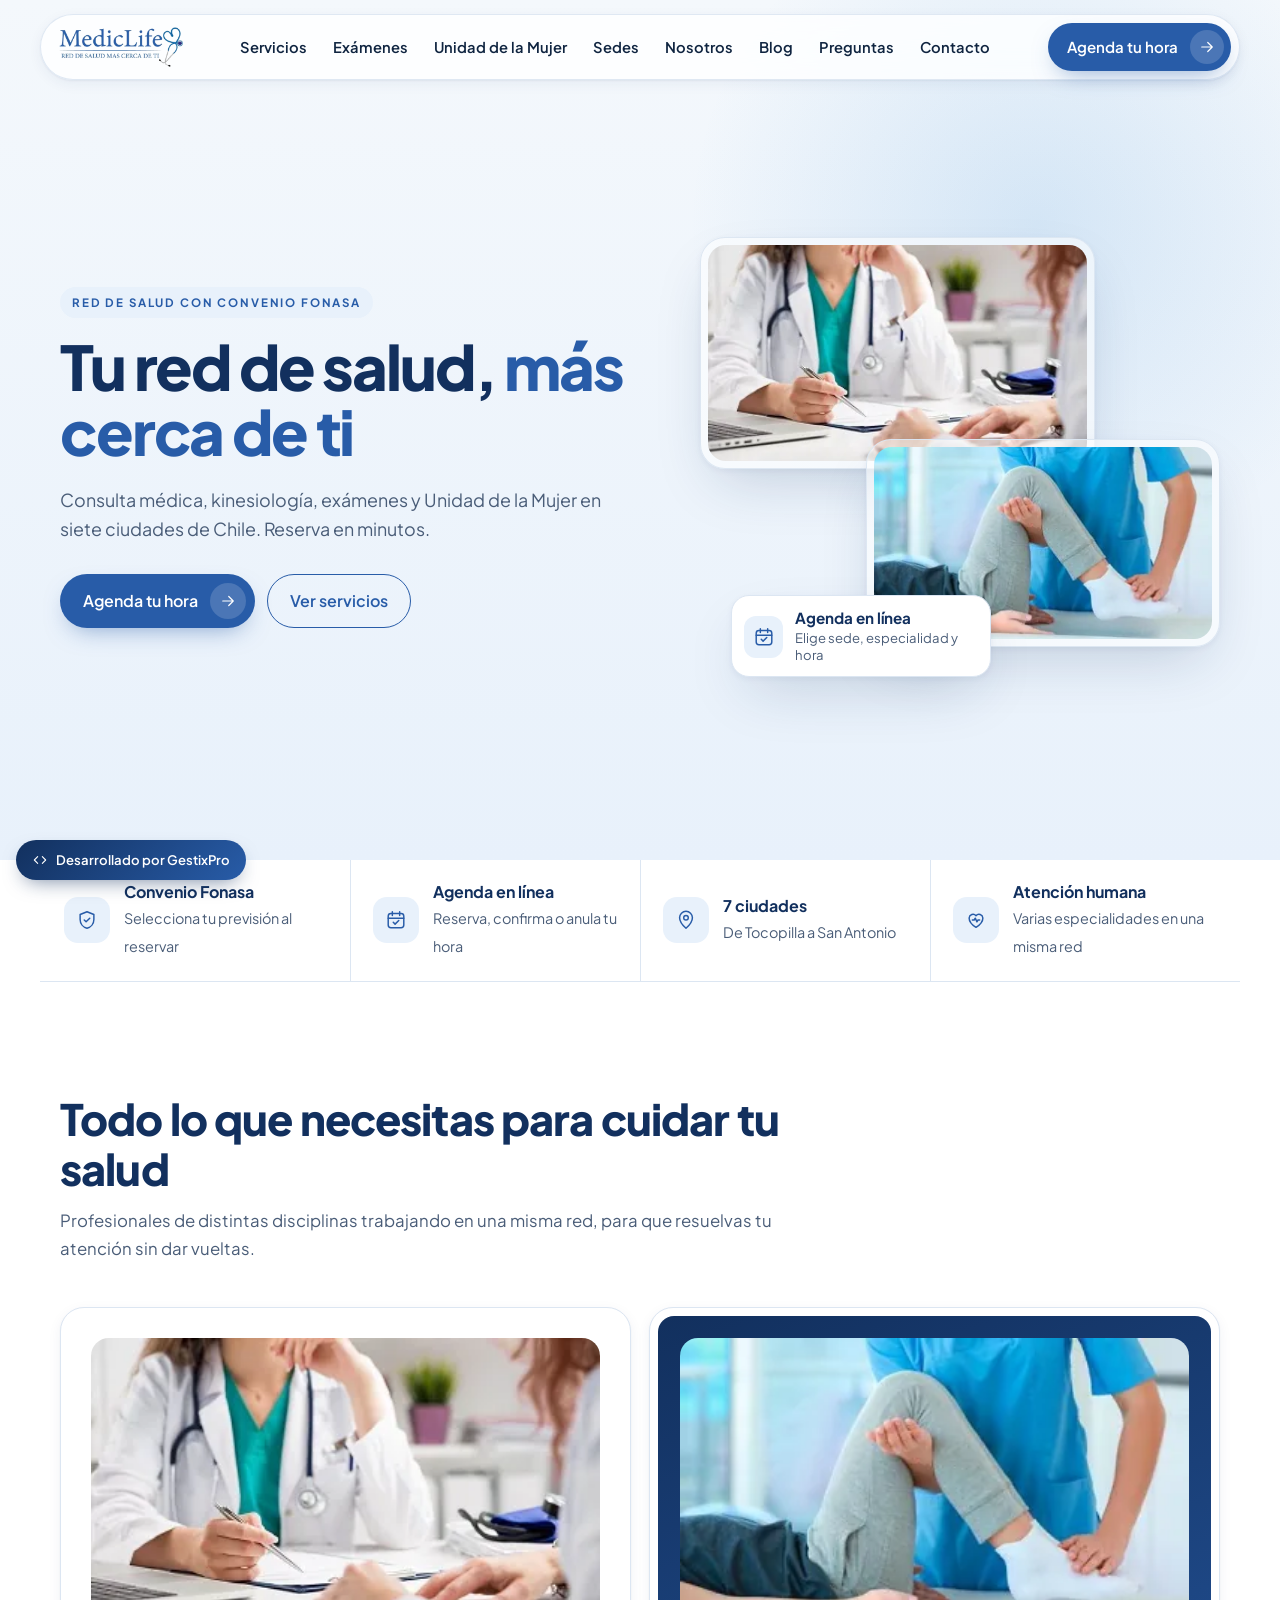
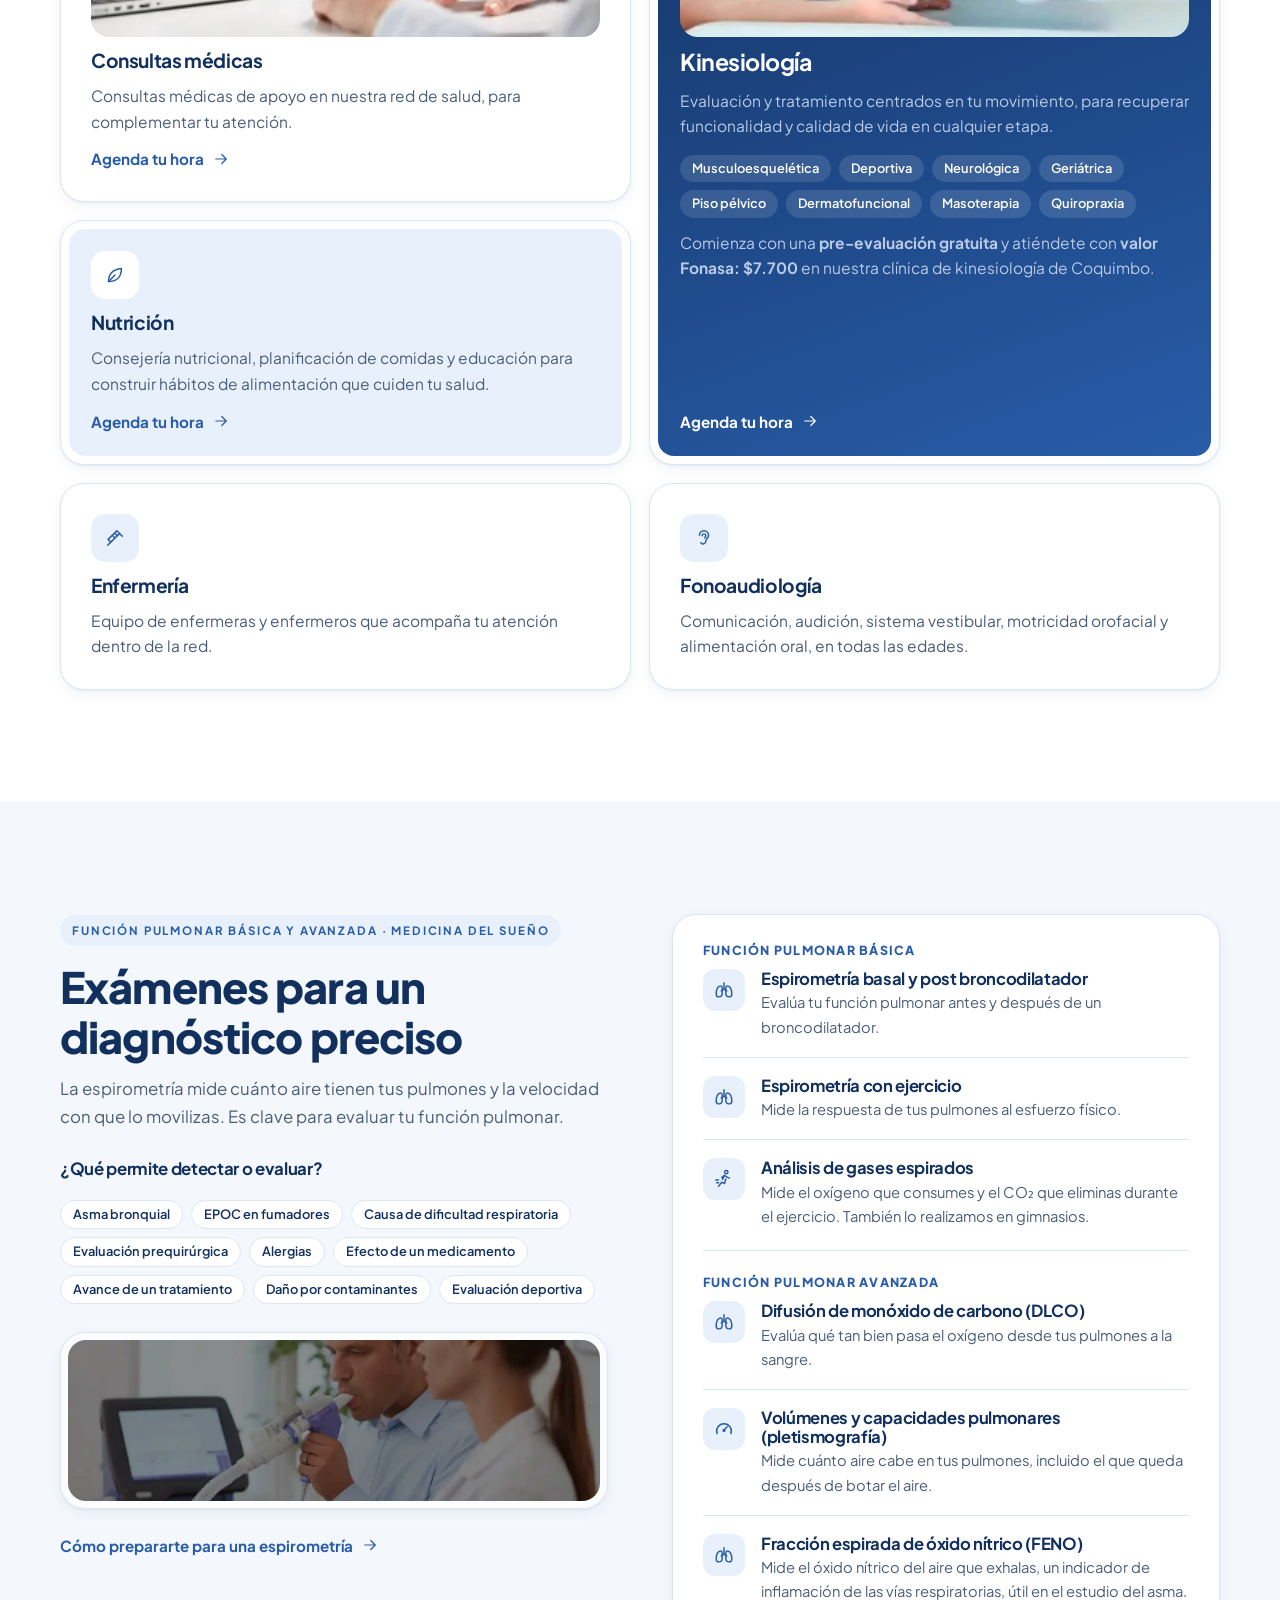
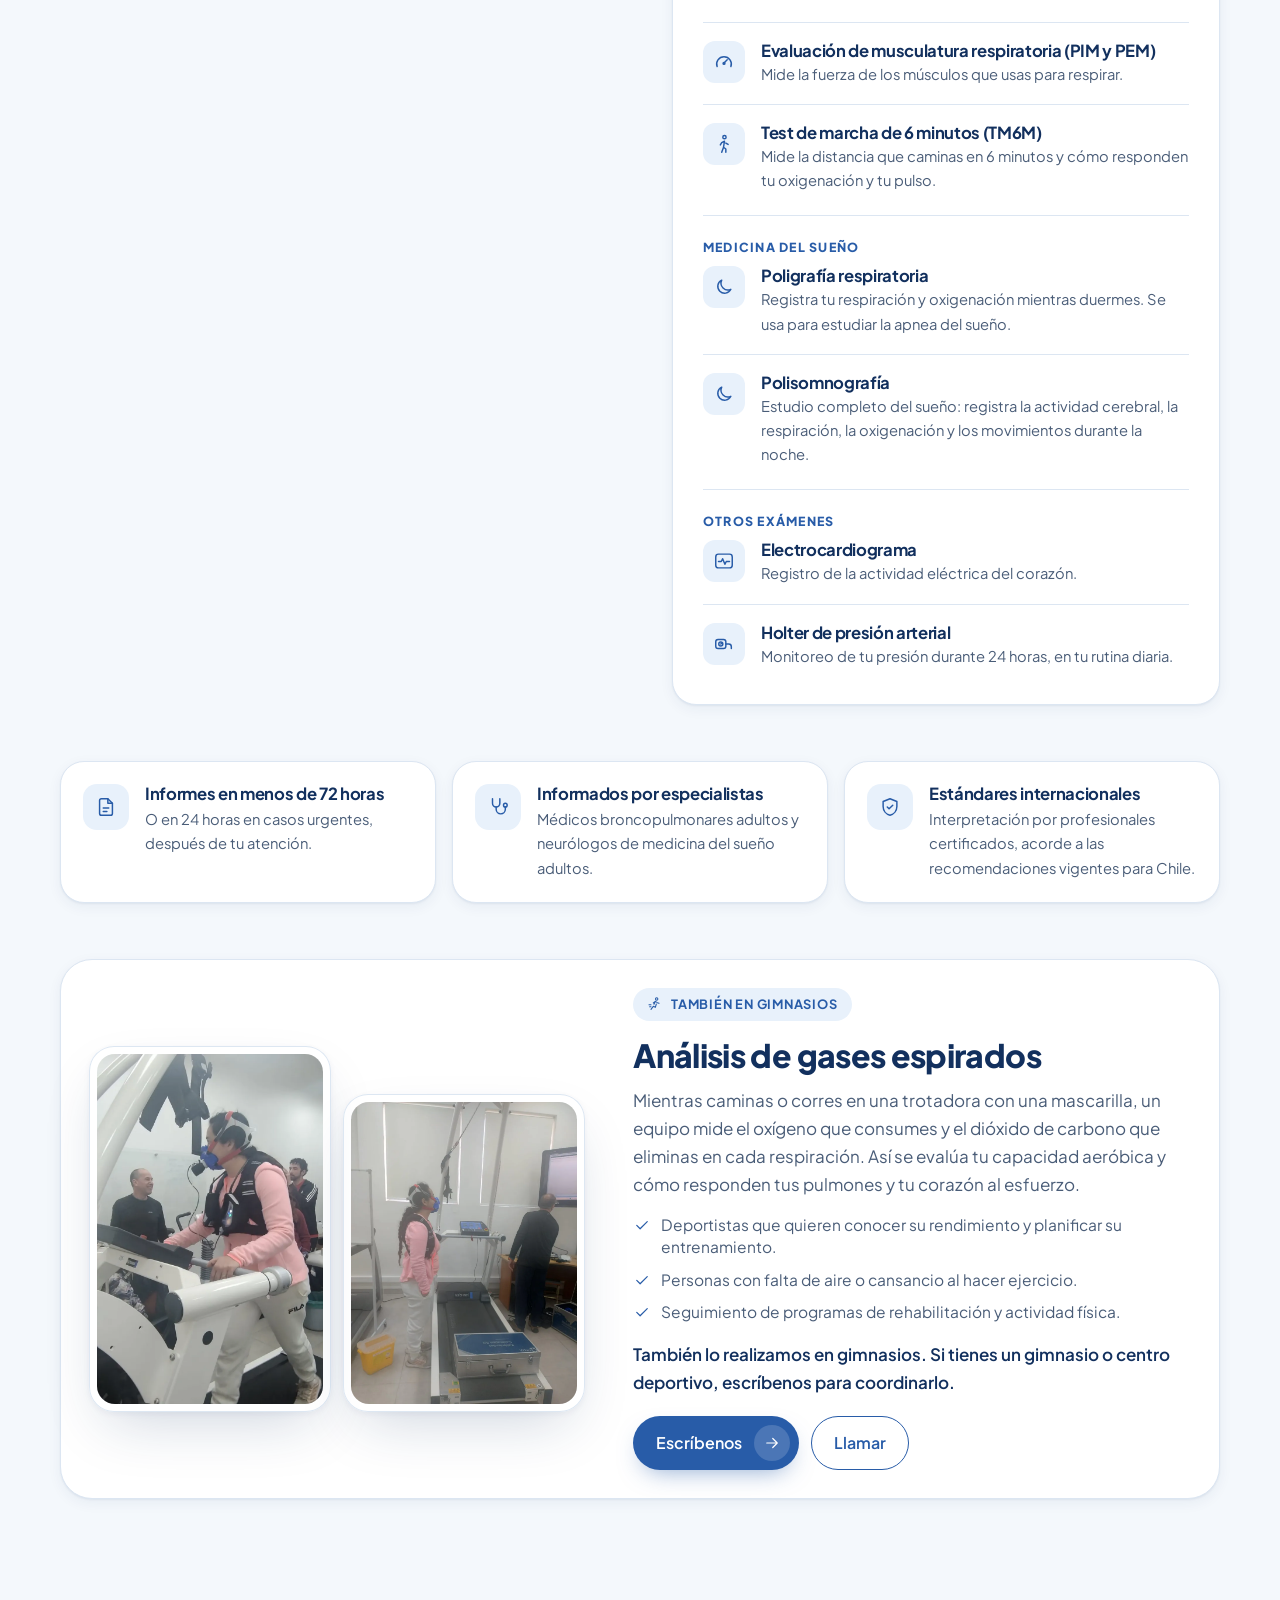
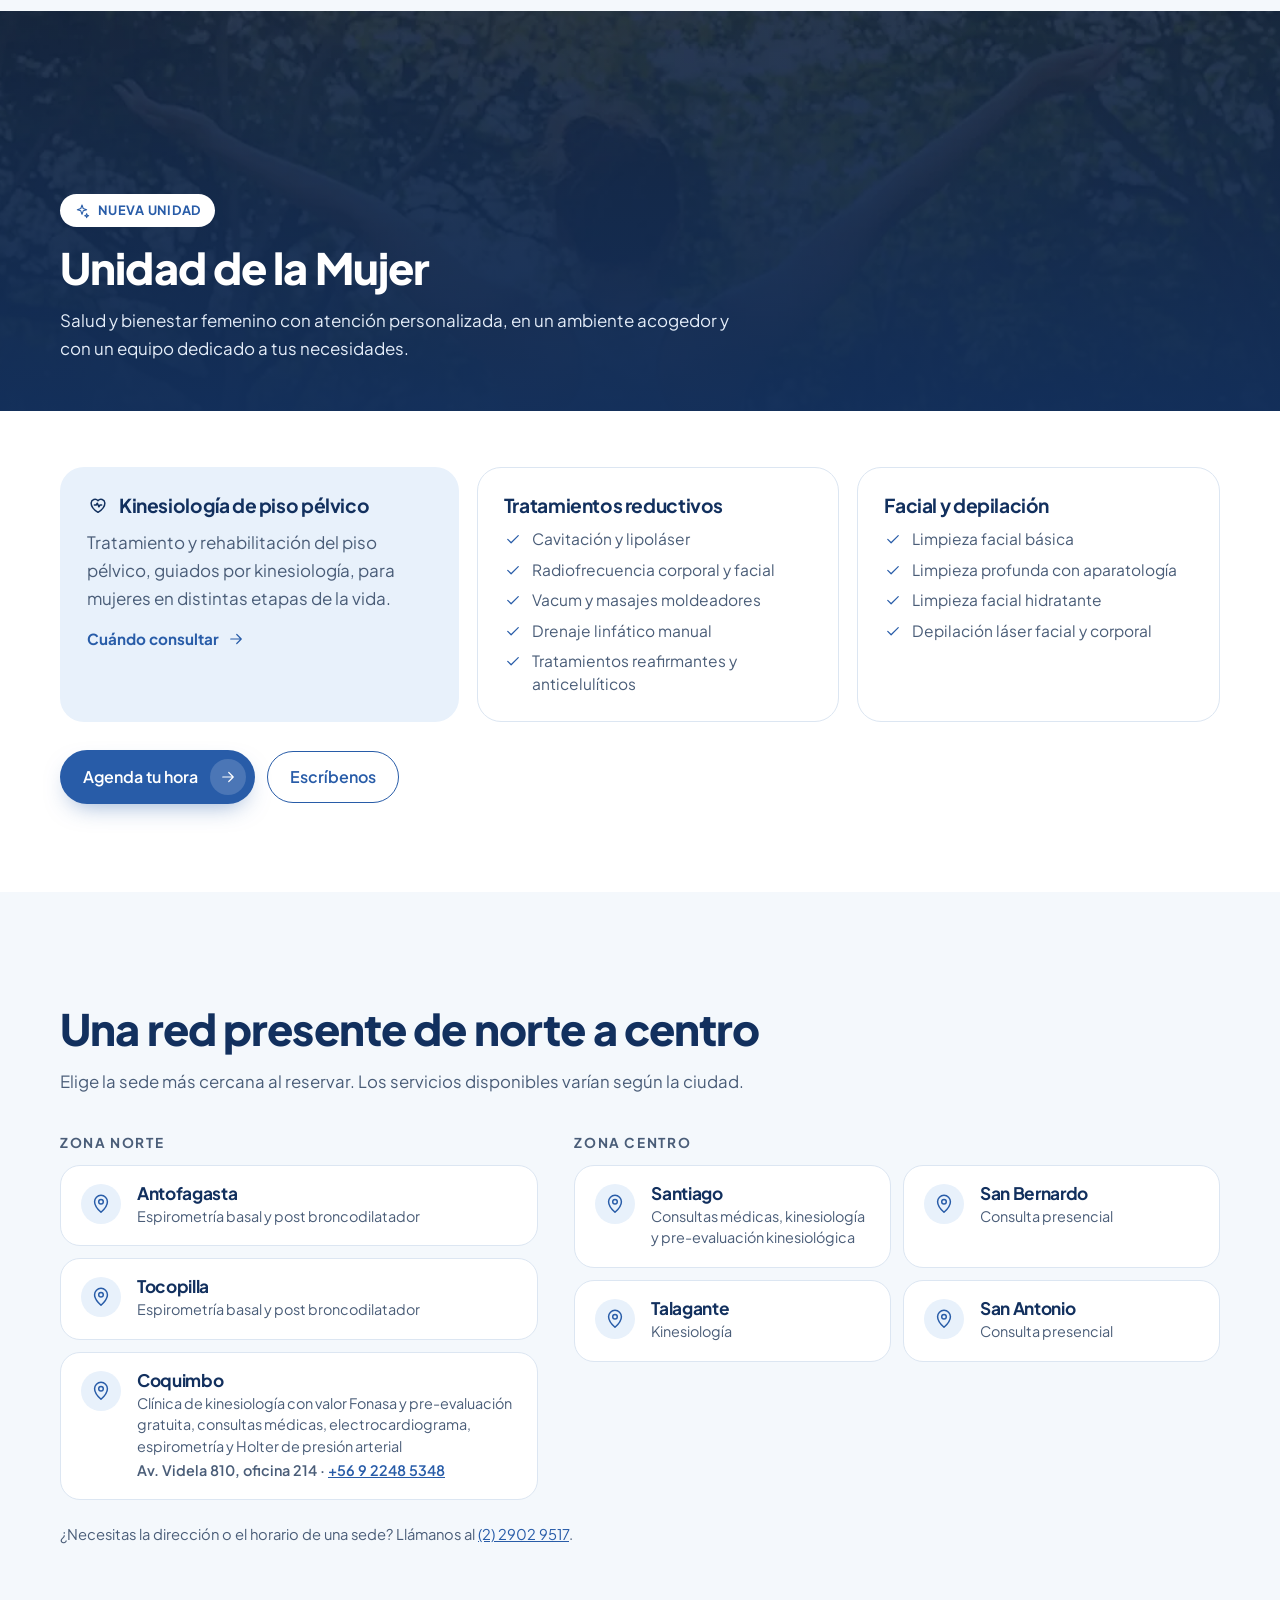
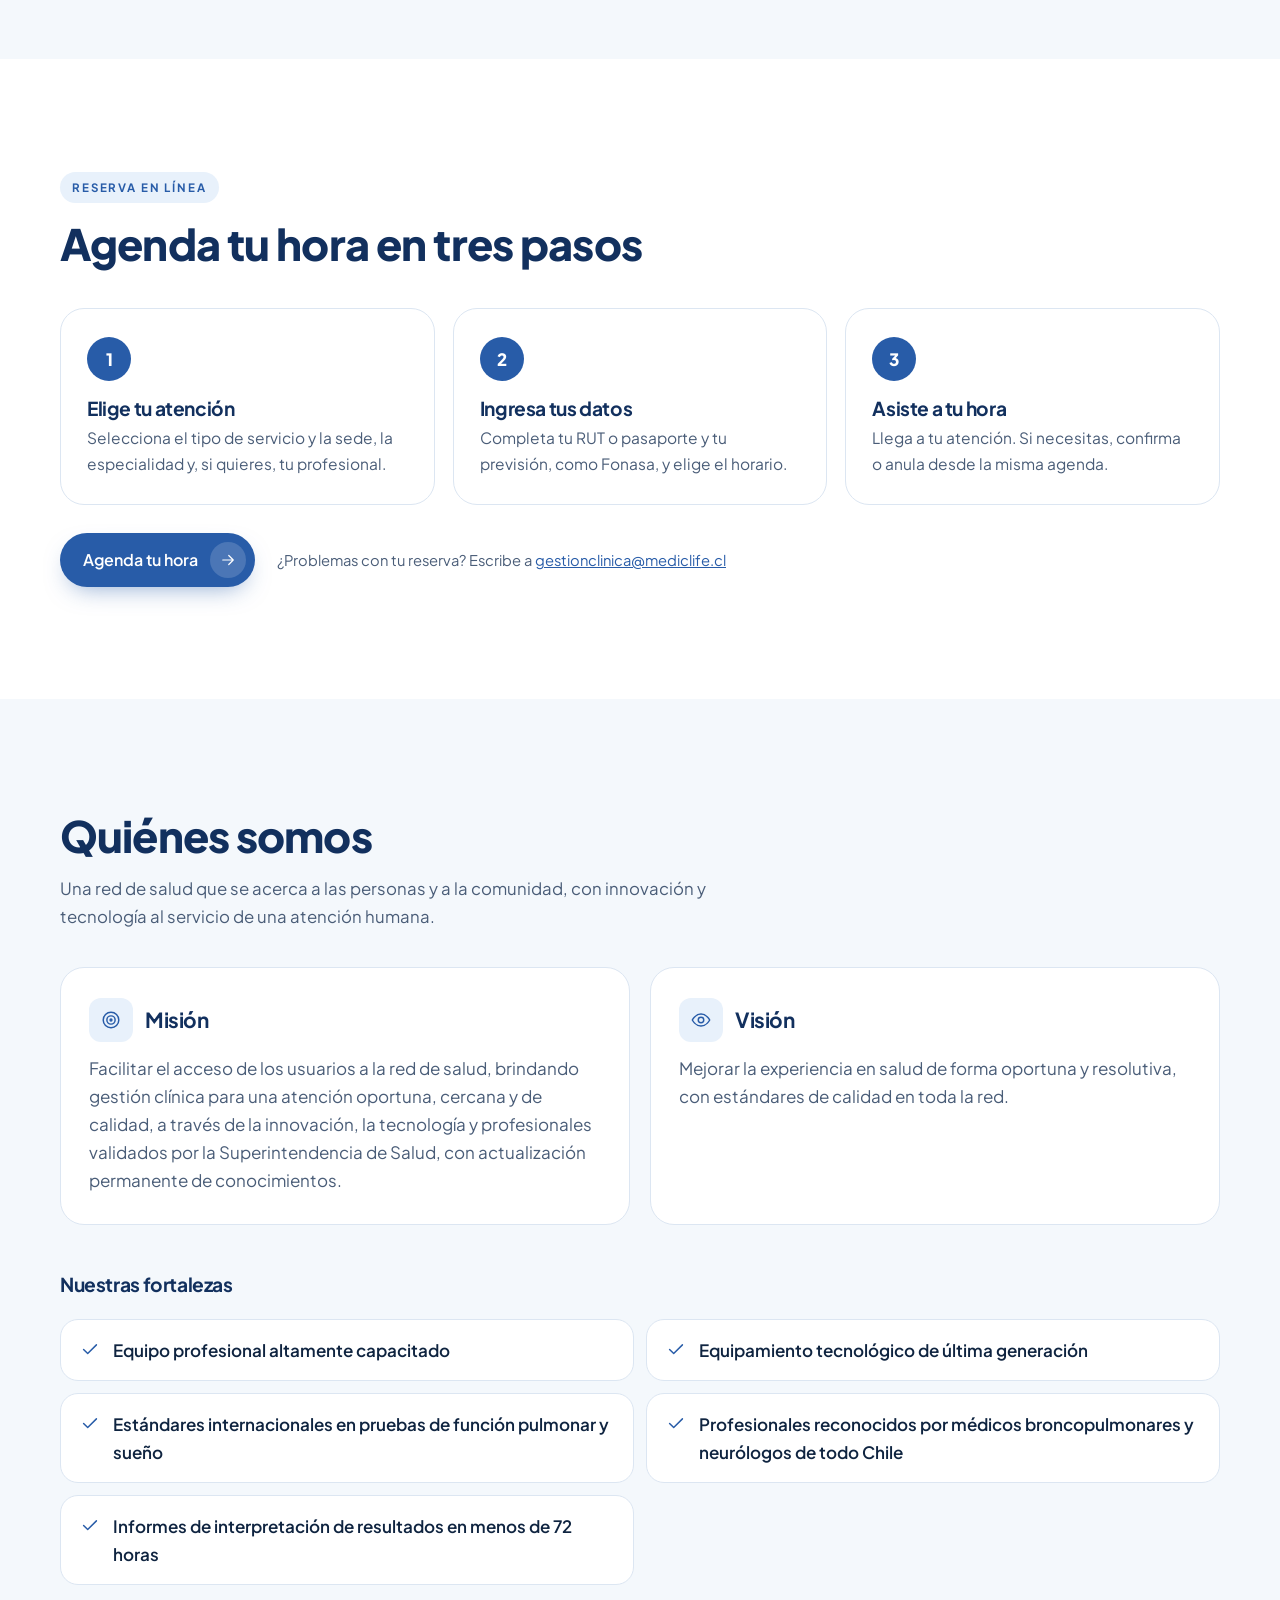
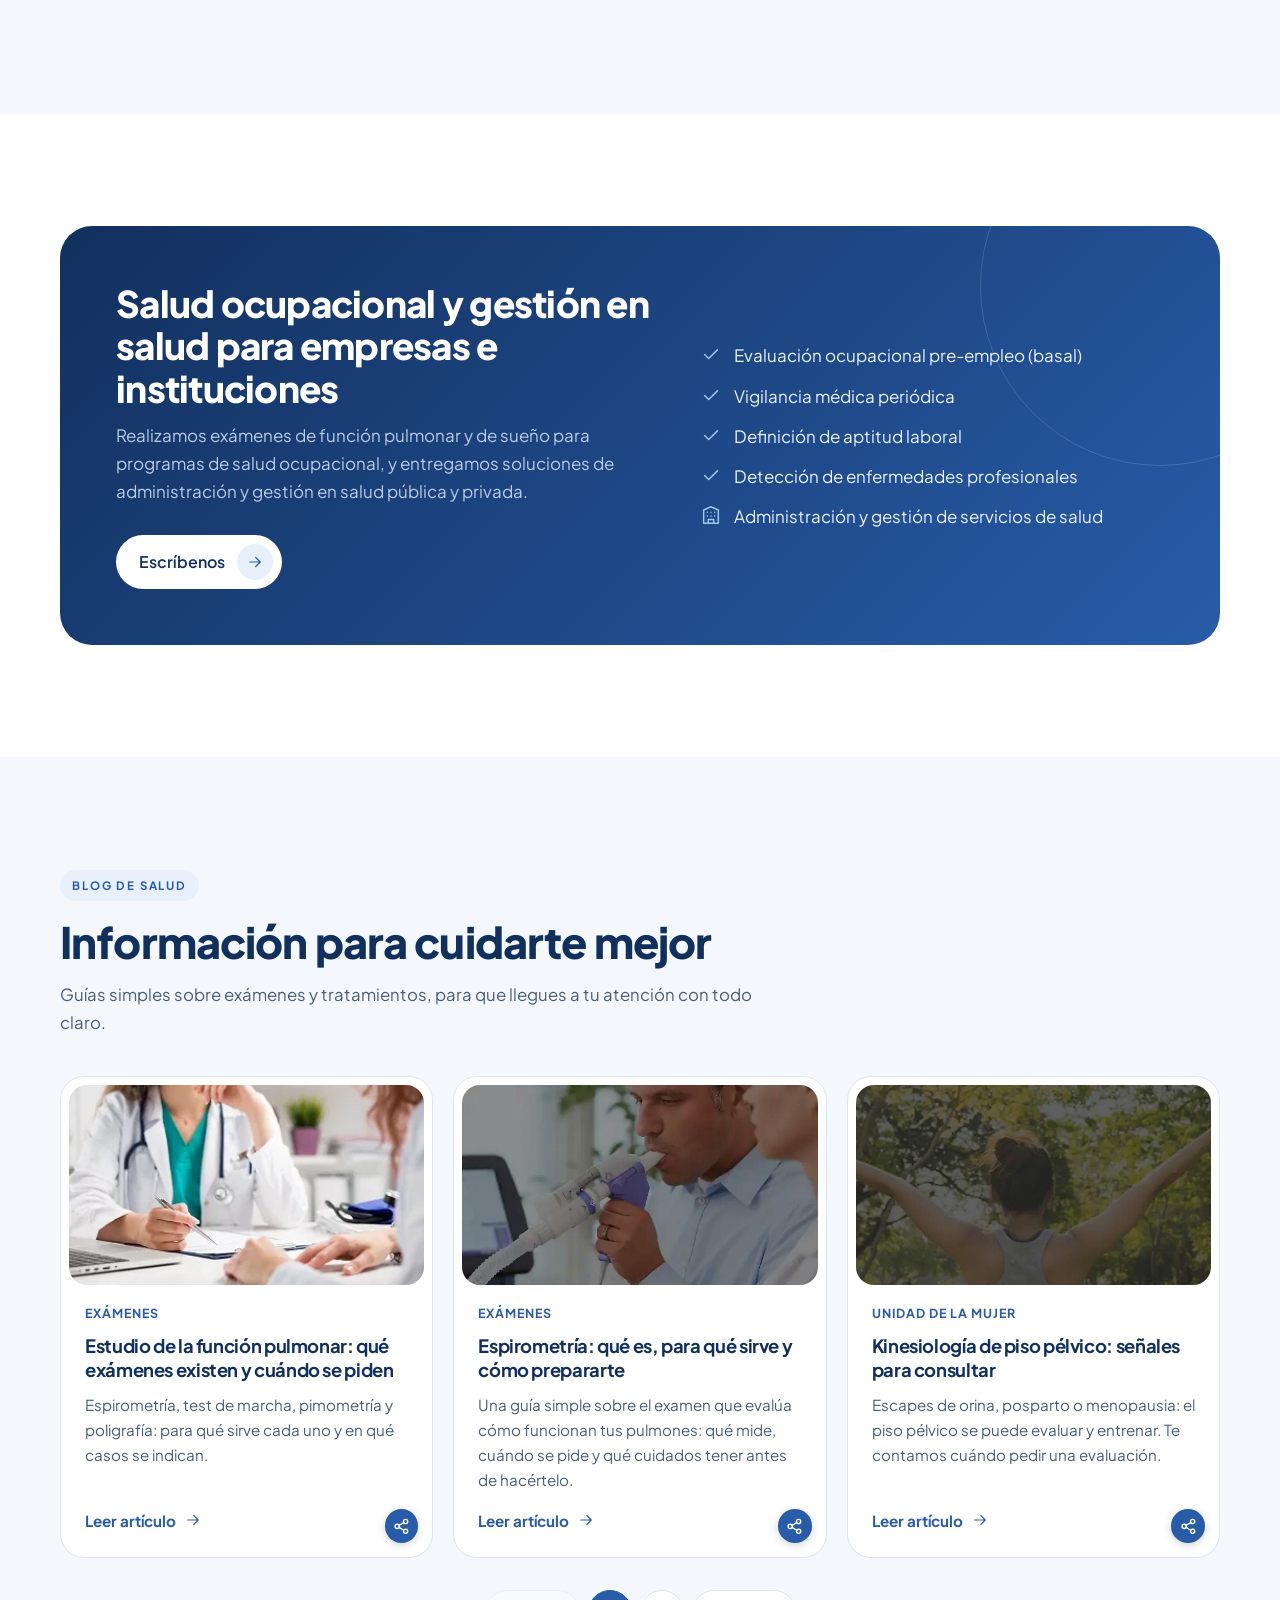
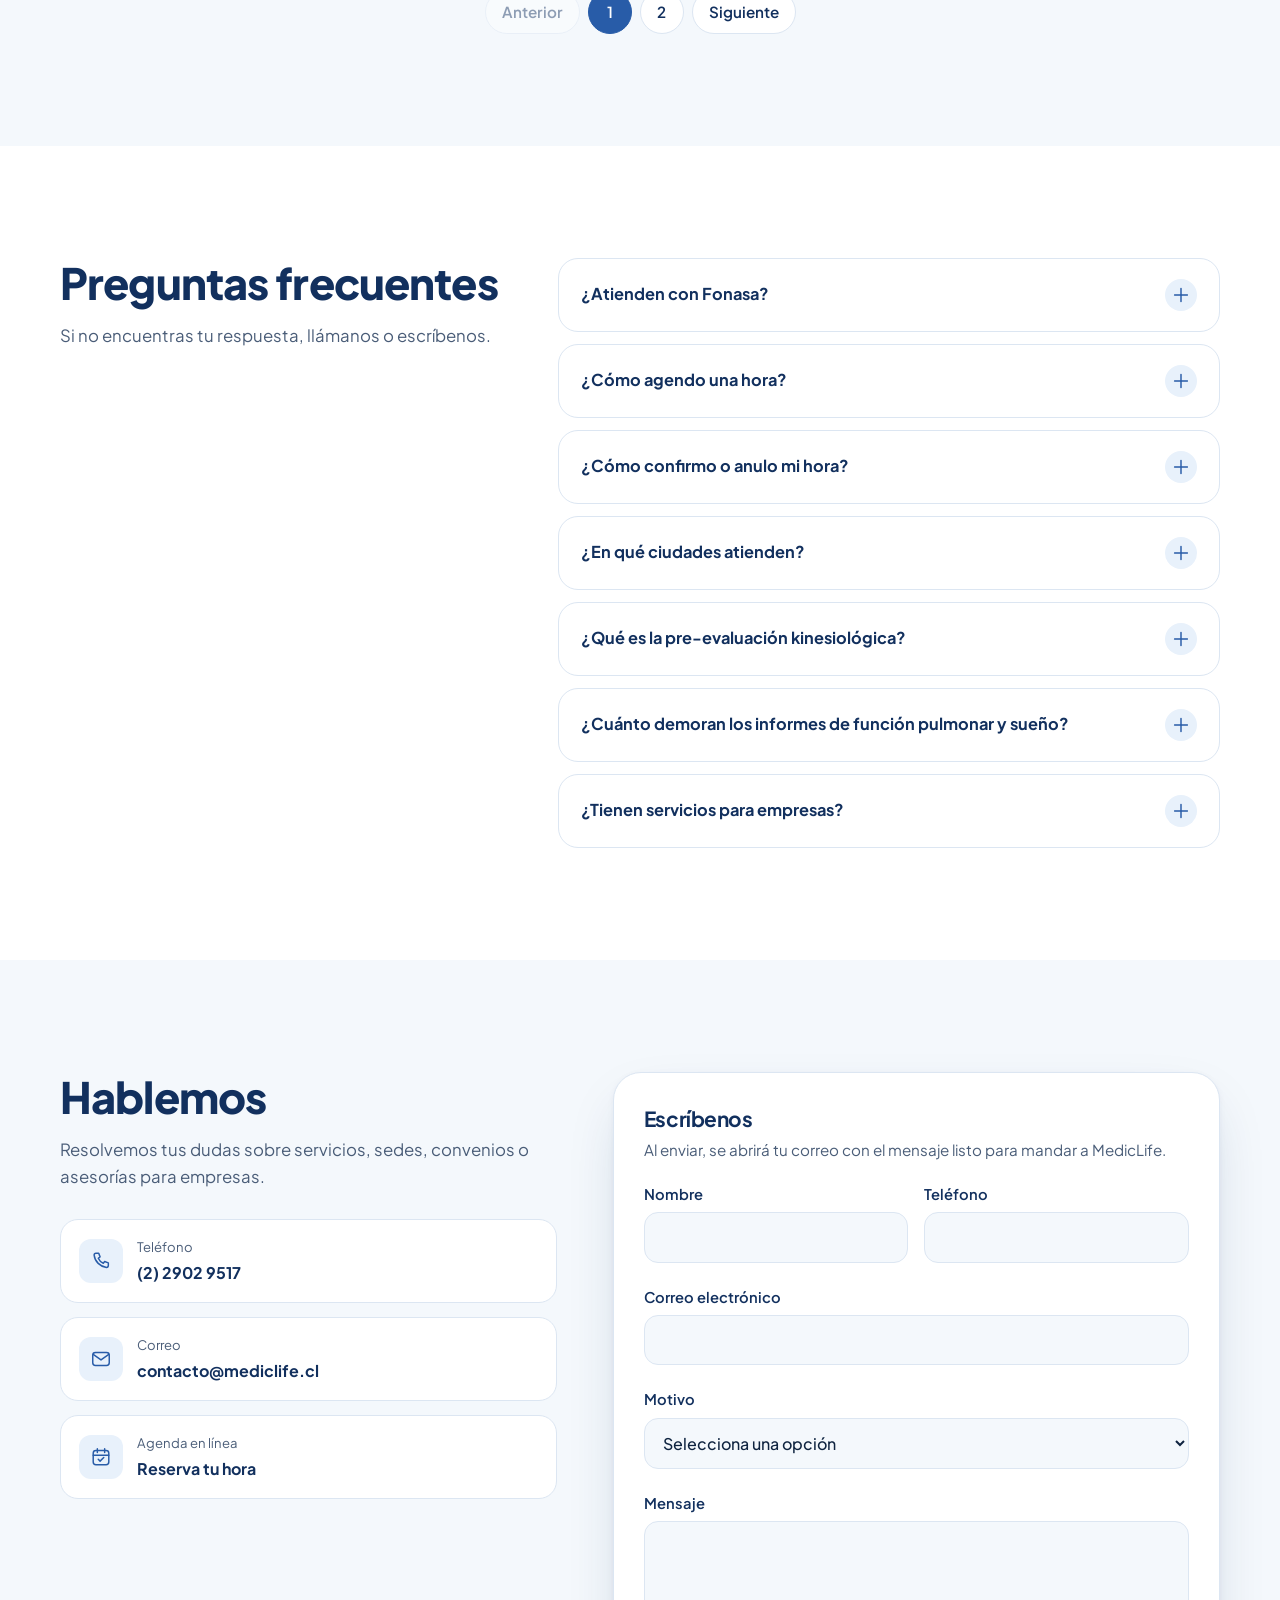
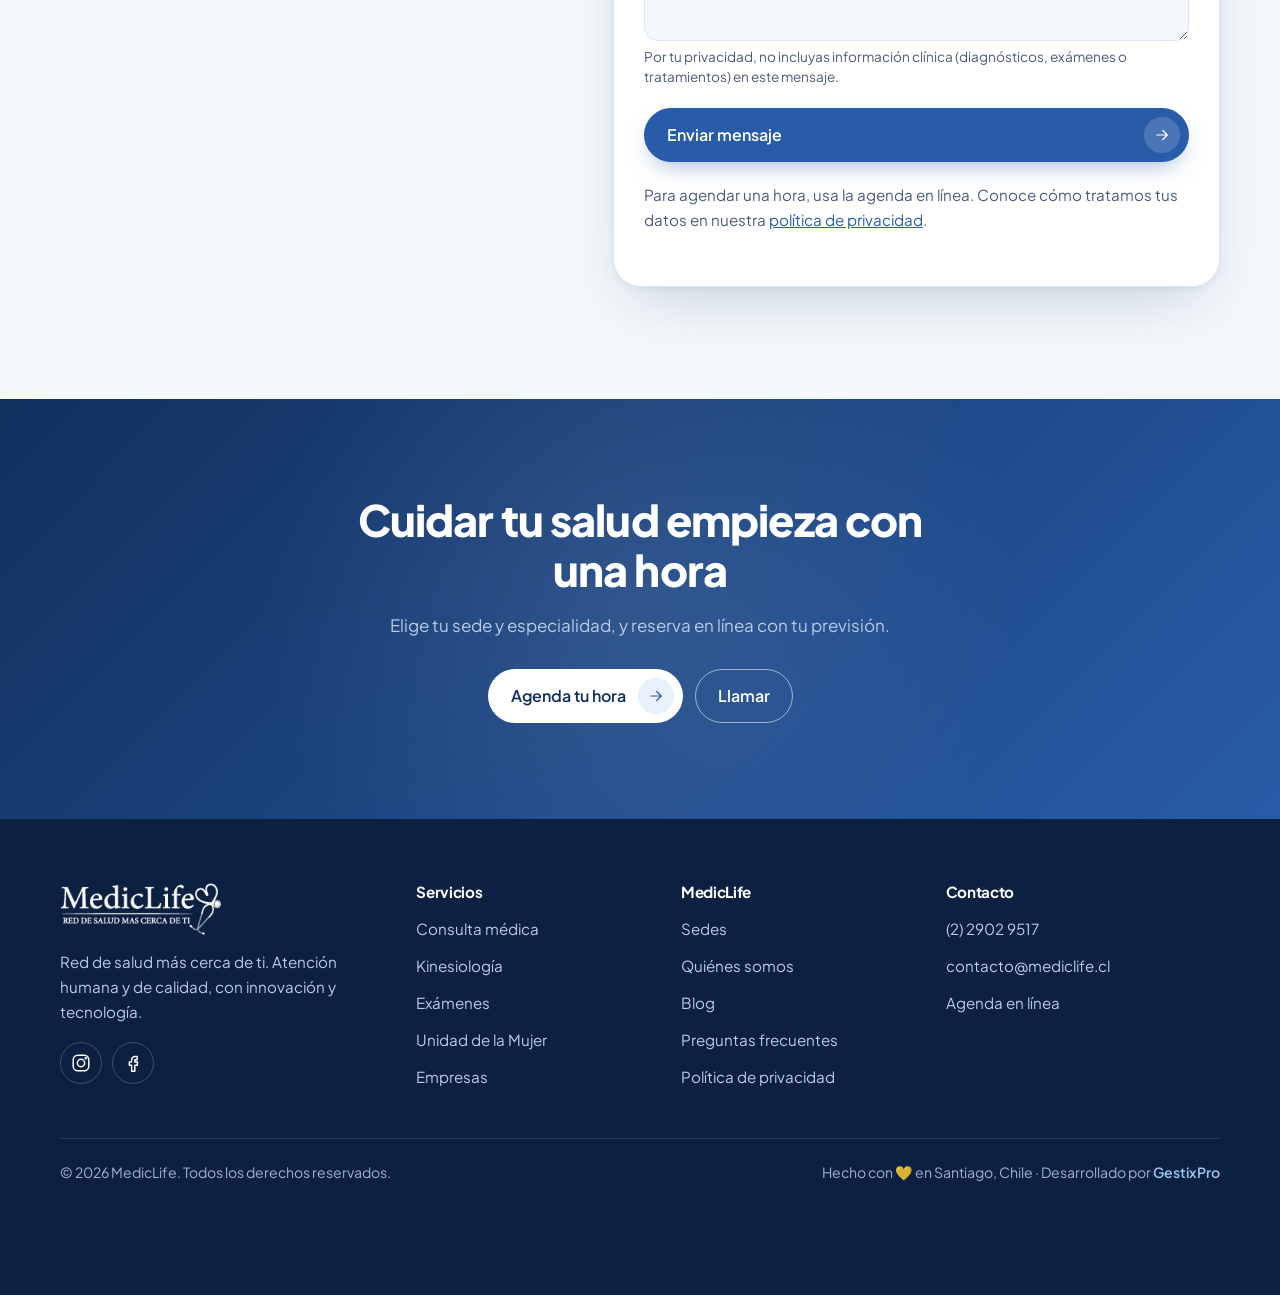
<file: fonoaudiologia/index.html>
<!DOCTYPE html>
<html lang="es-CL">
<head>
<meta charset="UTF-8">
<meta name="viewport" content="width=device-width, initial-scale=1">
<title>Fonoaudiología | MedicLife</title>
<meta name="robots" content="noindex, follow">
<link rel="canonical" href="https://www.mediclife.cl/#servicios">
<meta http-equiv="refresh" content="0; url=../#servicios">
<script>location.replace('../#servicios');</script>
</head>
<body style="font-family:system-ui,sans-serif;padding:24px">
<p>Esta página se trasladó. <a href="../#servicios">Ir a Fonoaudiología en MedicLife</a>.</p>
</body>
</html>
</file>
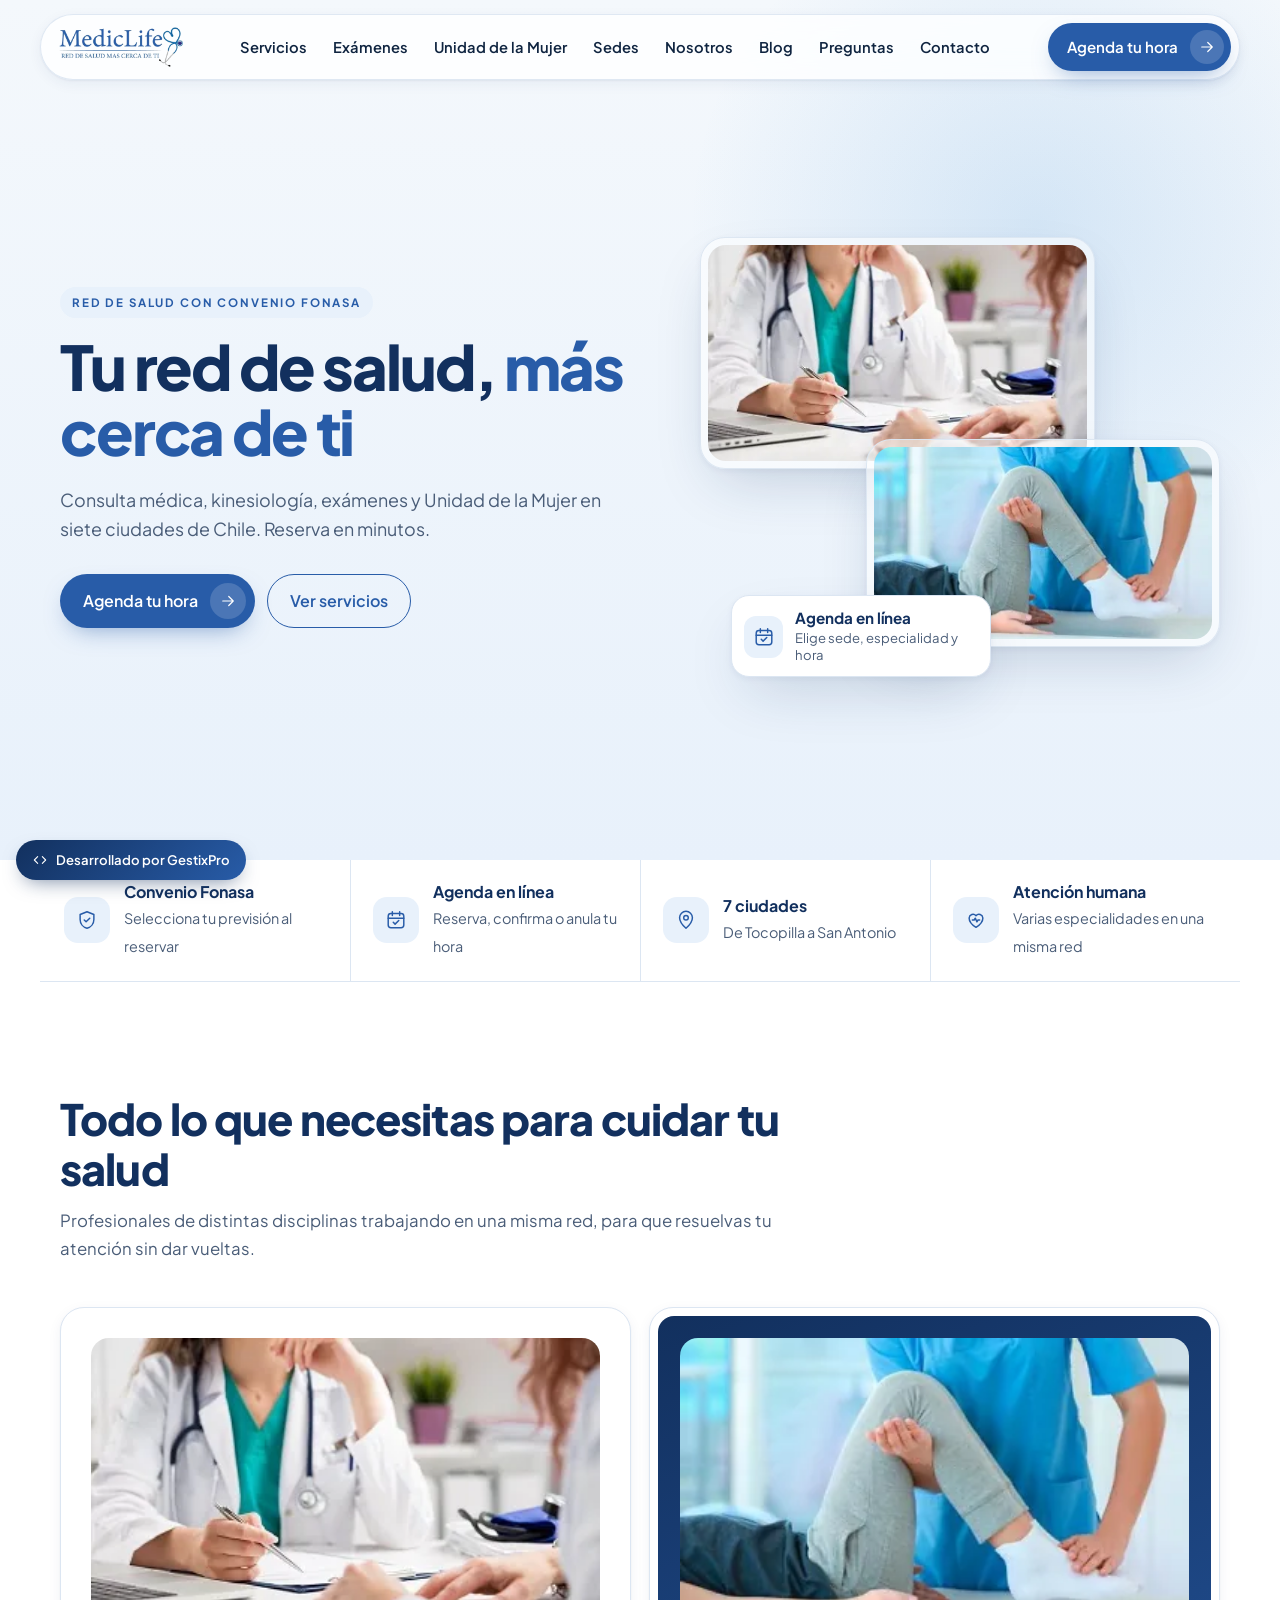
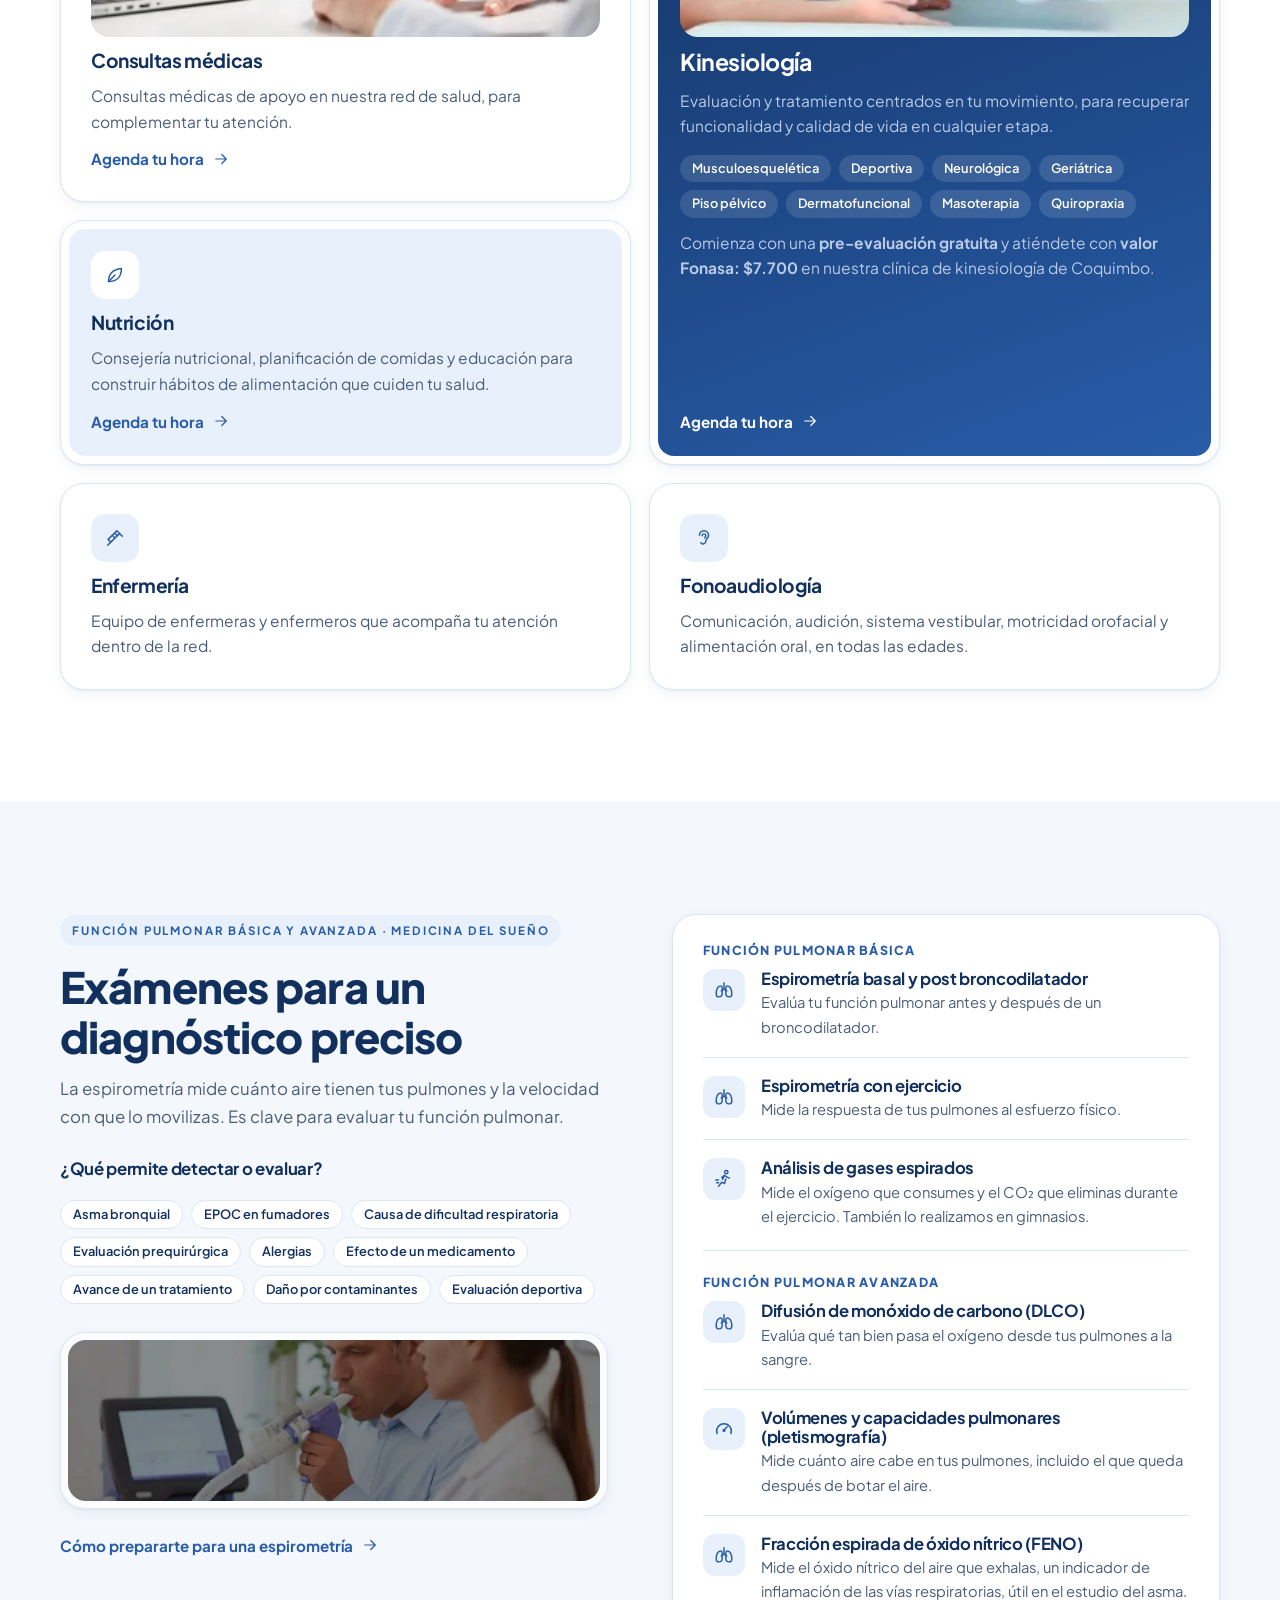
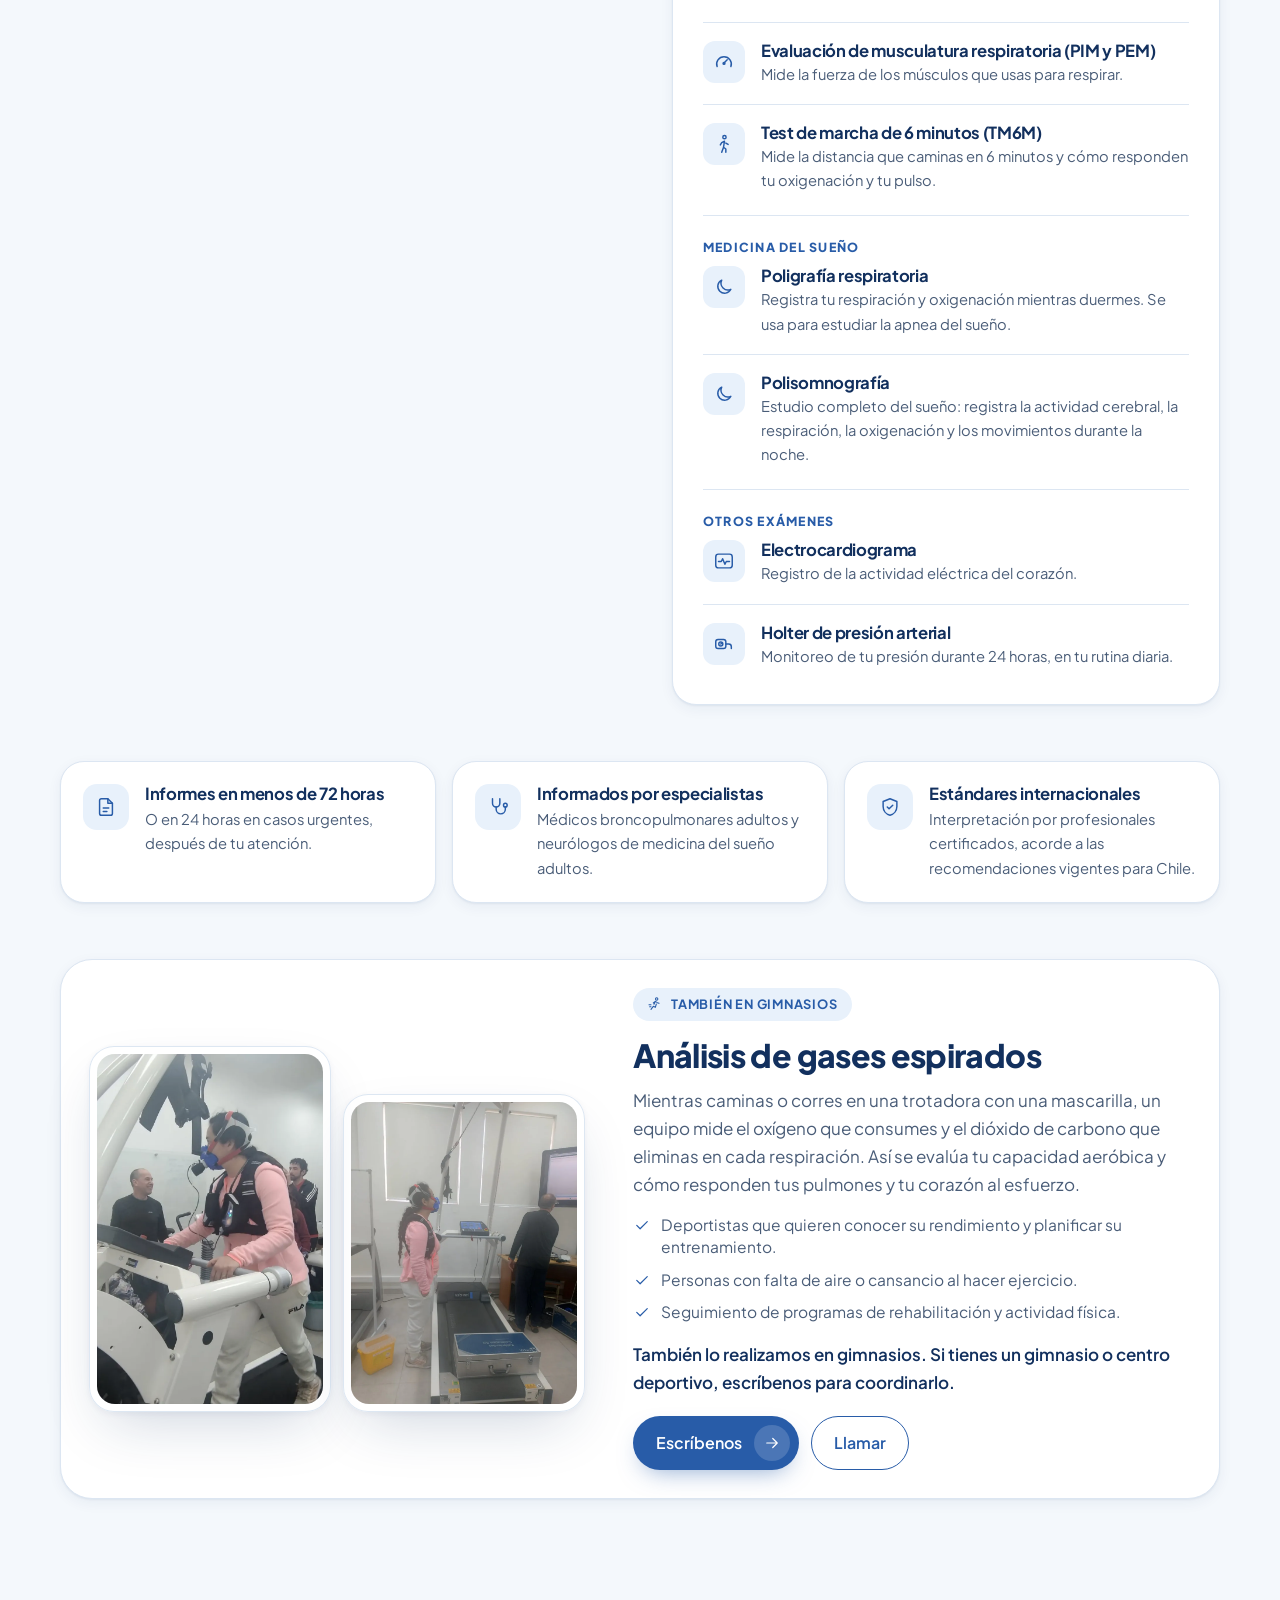
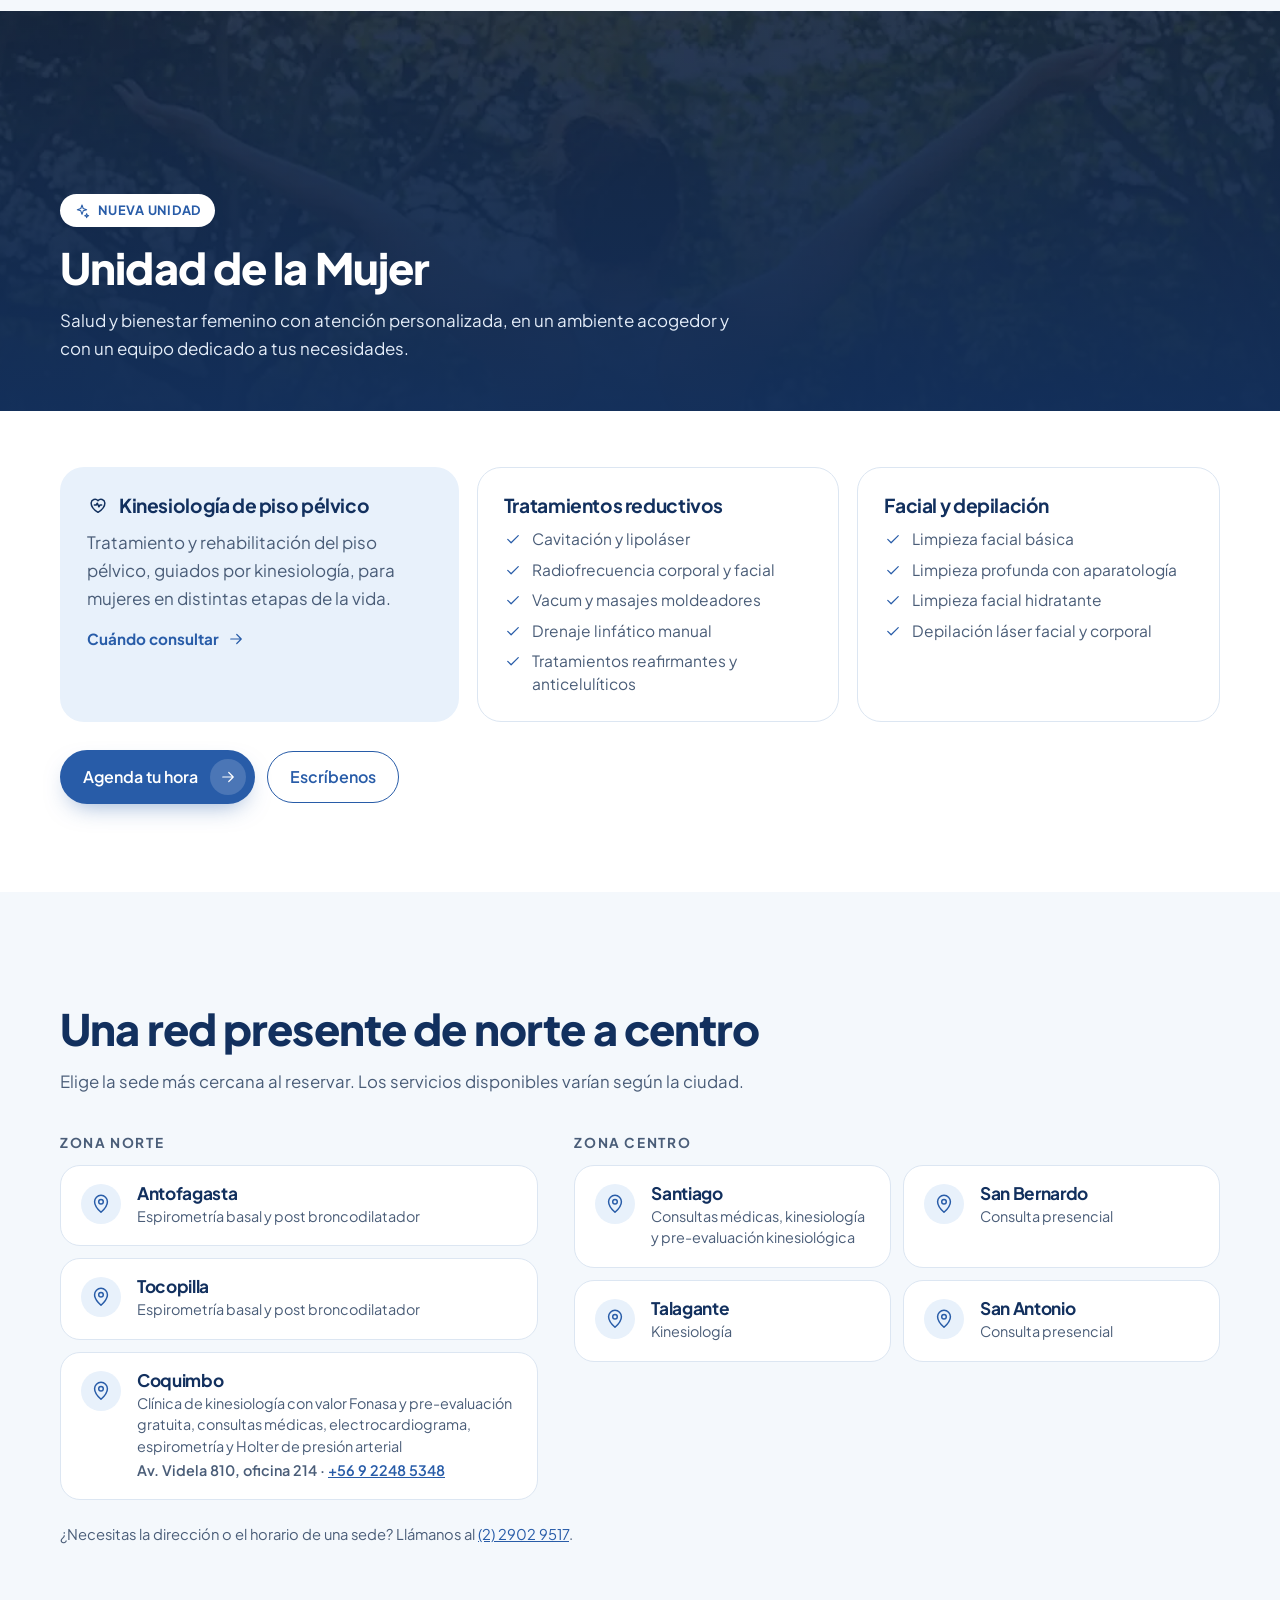
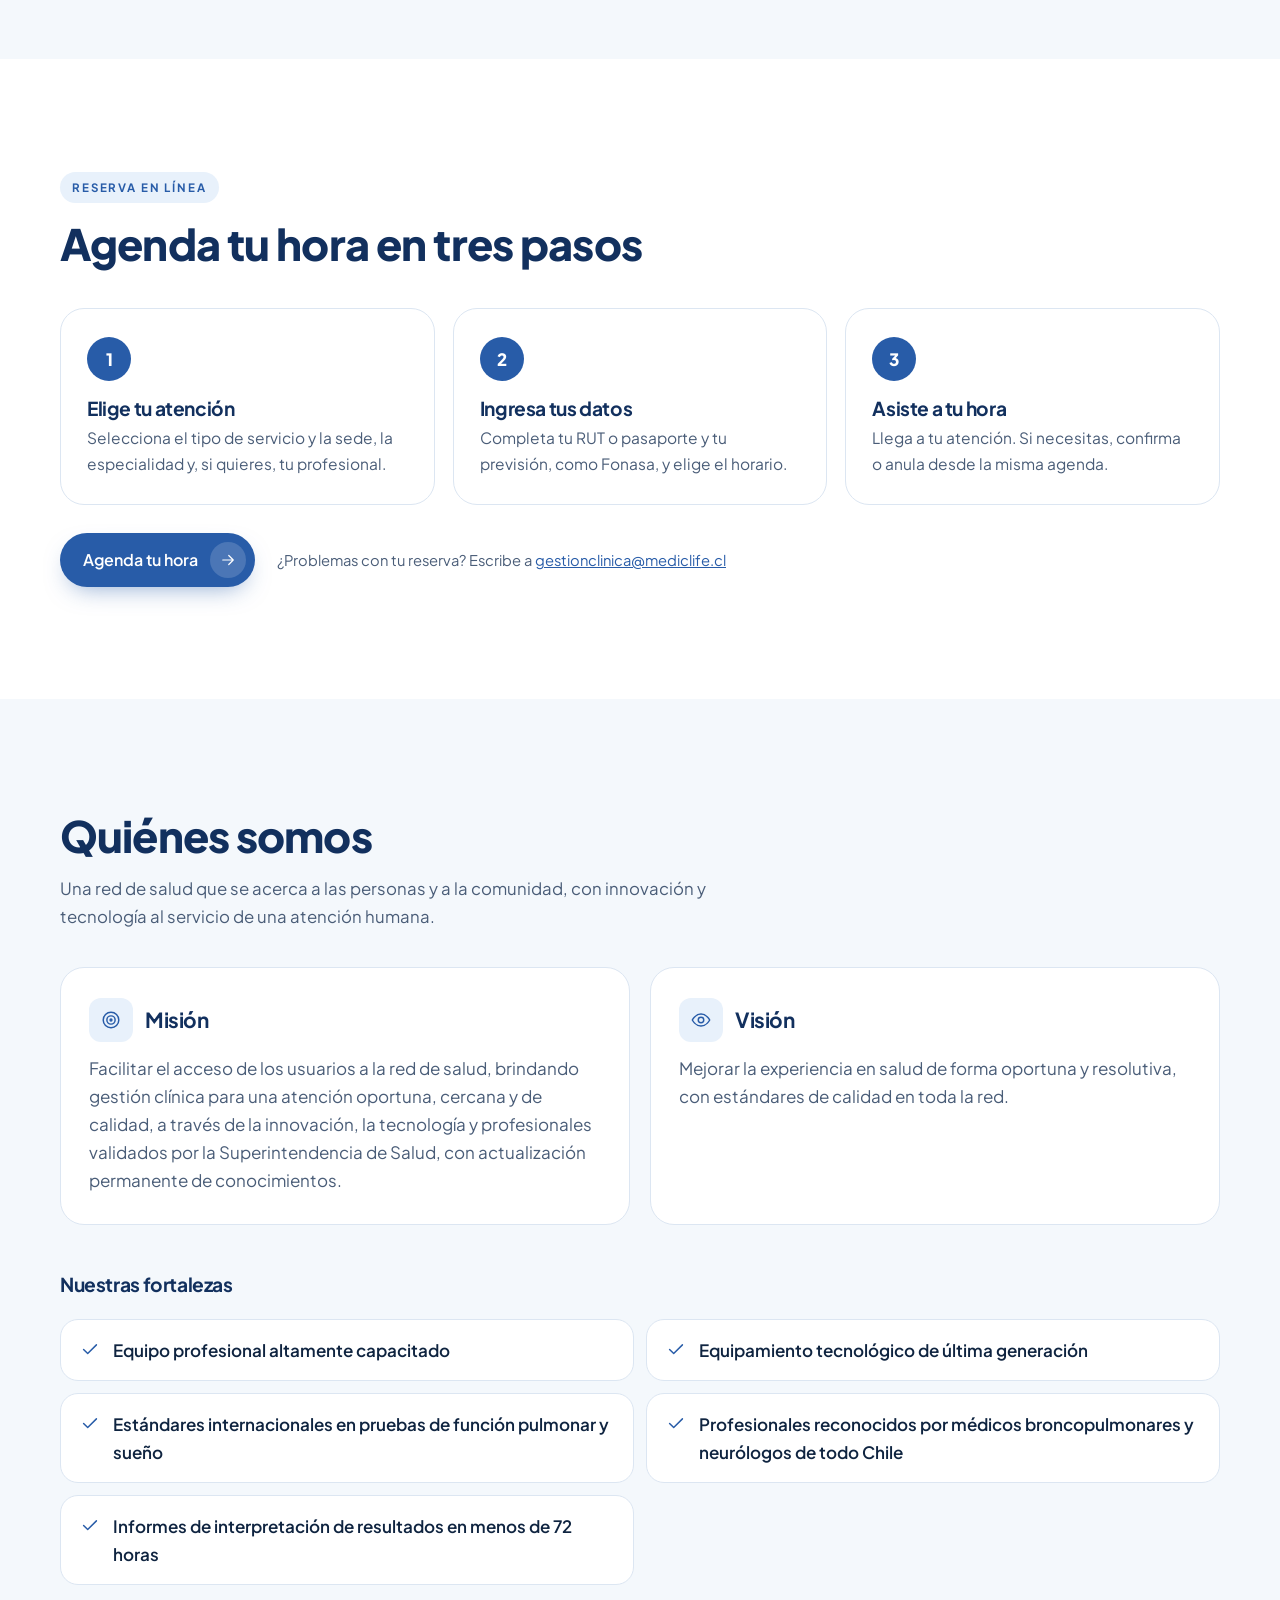
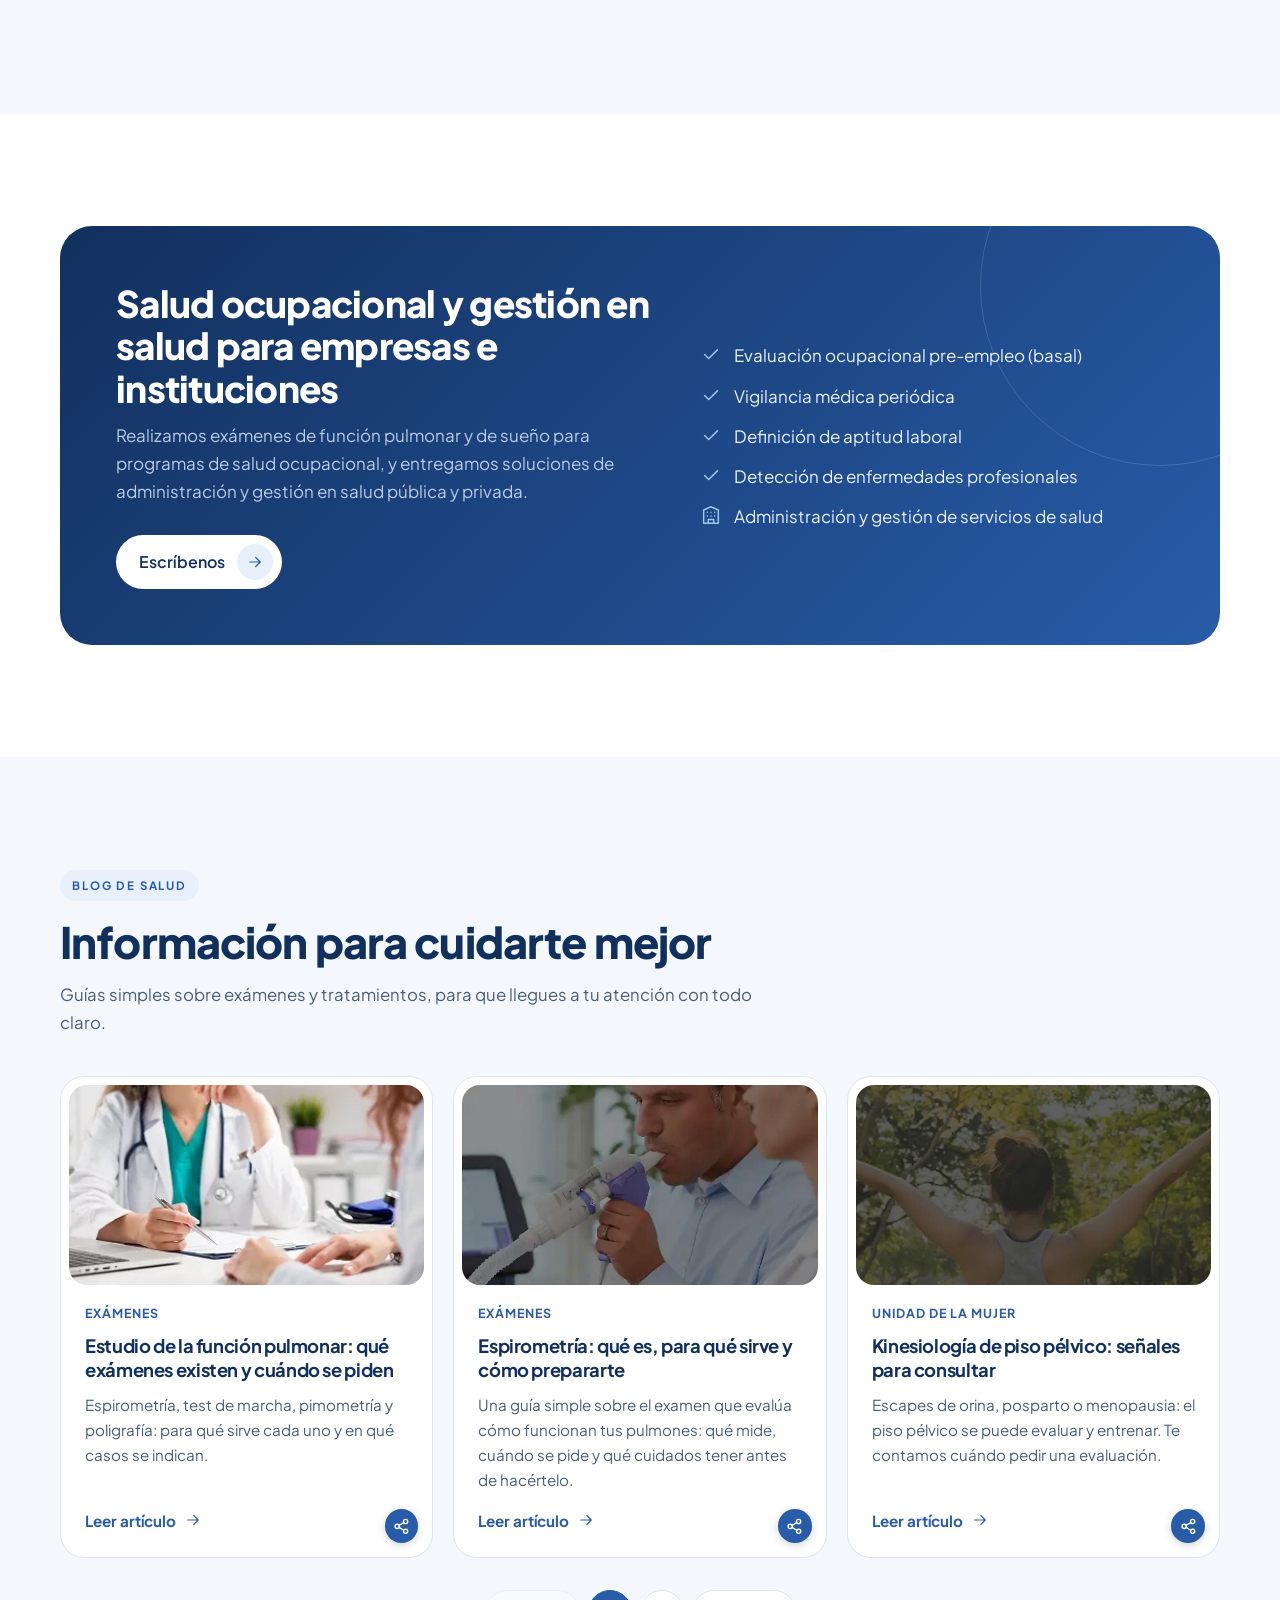
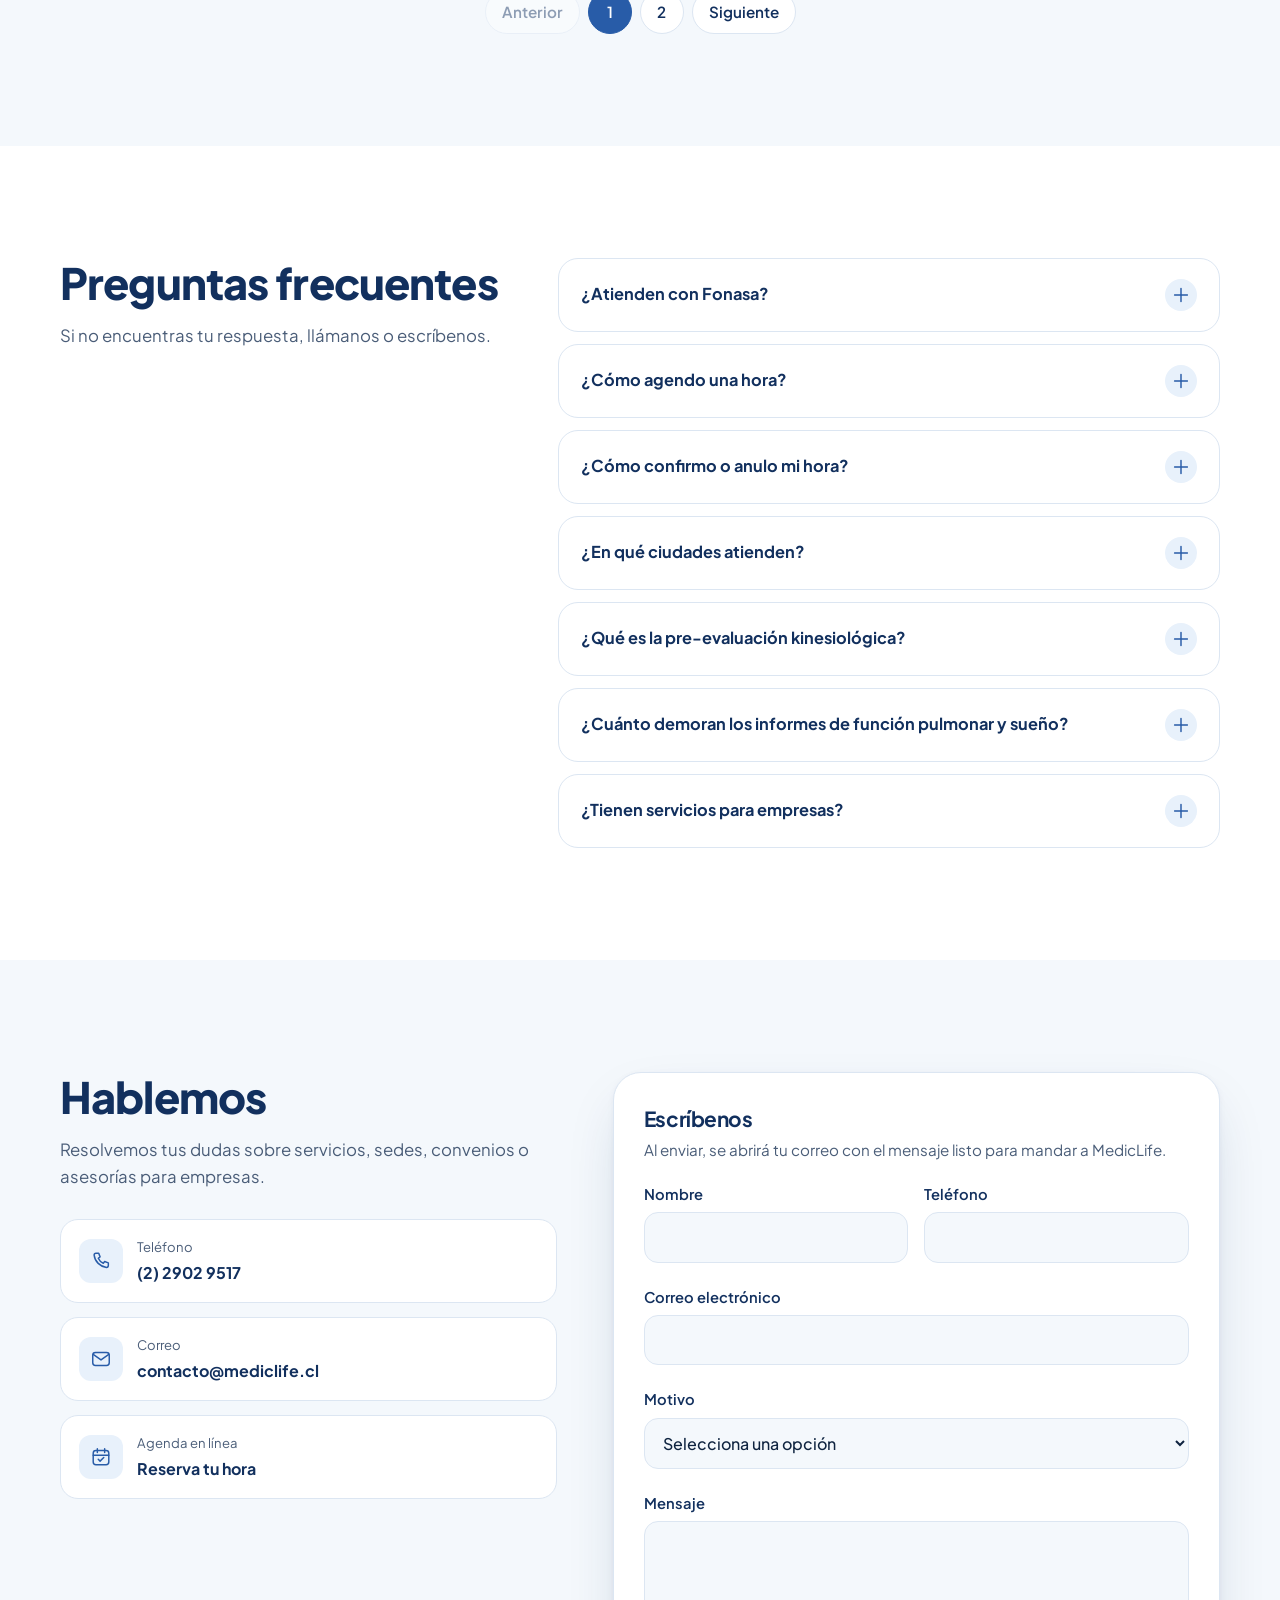
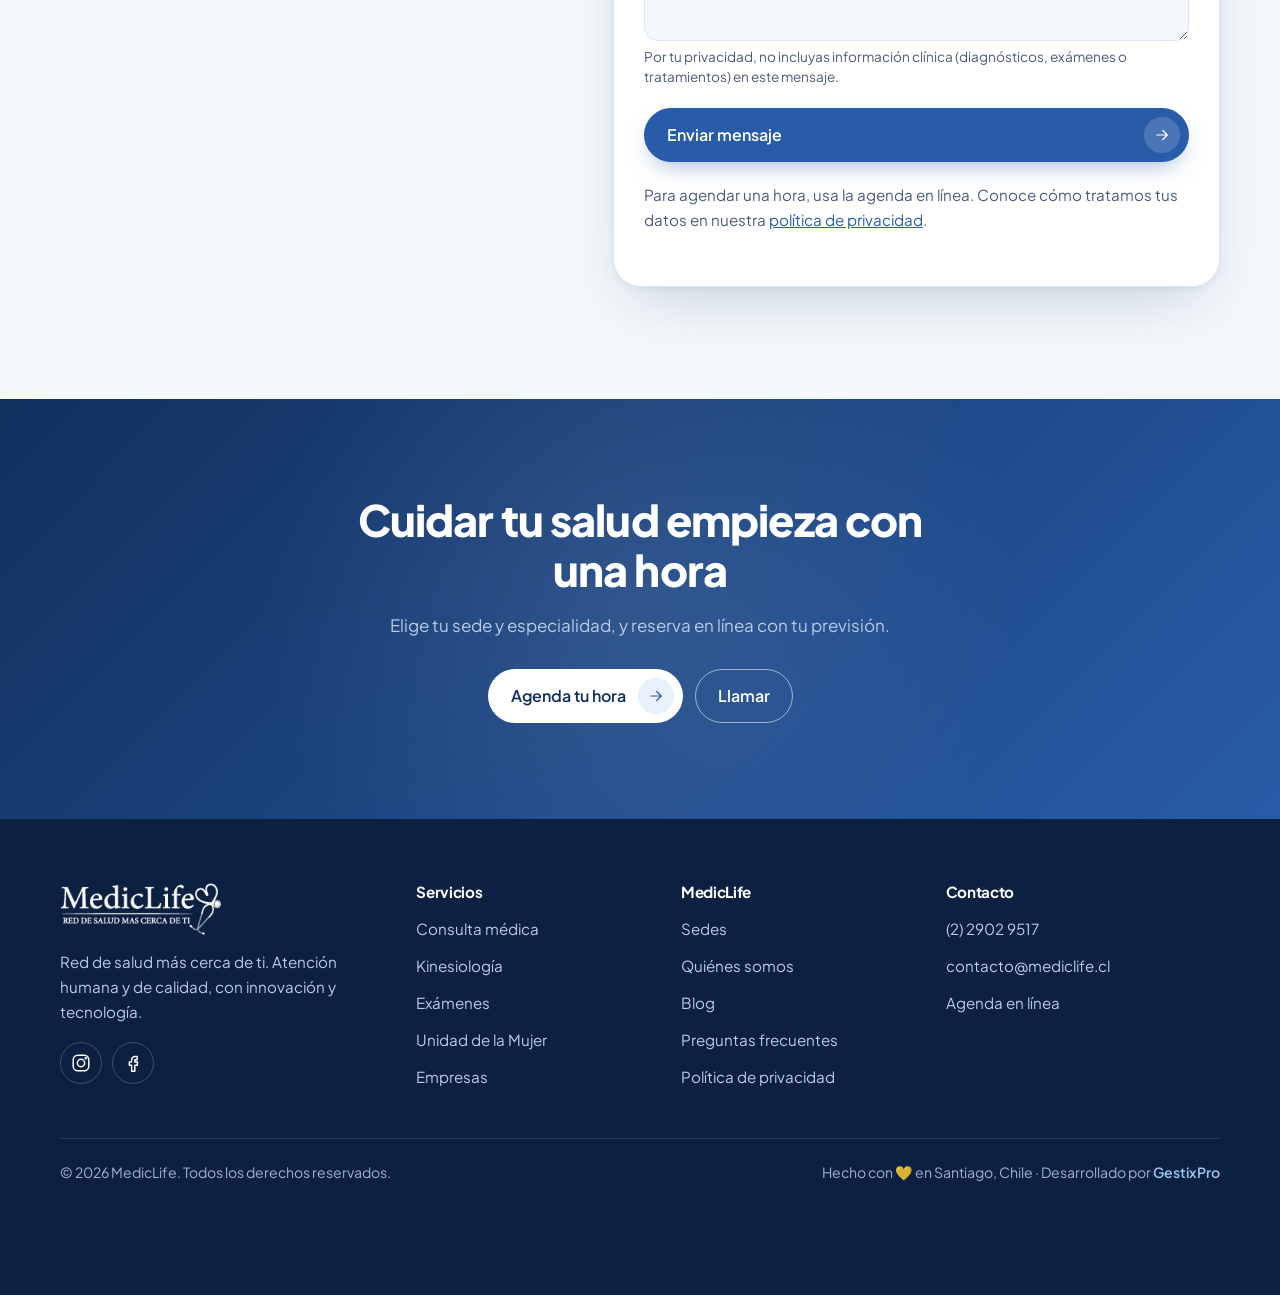
<file: inicio/index.html>
<!DOCTYPE html>
<html lang="es-CL">
<head>
<meta charset="UTF-8">
<meta name="viewport" content="width=device-width, initial-scale=1">
<title>Inicio | MedicLife</title>
<meta name="robots" content="noindex, follow">
<link rel="canonical" href="https://www.mediclife.cl/#inicio">
<meta http-equiv="refresh" content="0; url=../#inicio">
<script>location.replace('../#inicio');</script>
</head>
<body style="font-family:system-ui,sans-serif;padding:24px">
<p>Esta página se trasladó. <a href="../#inicio">Ir a Inicio en MedicLife</a>.</p>
</body>
</html>
</file>
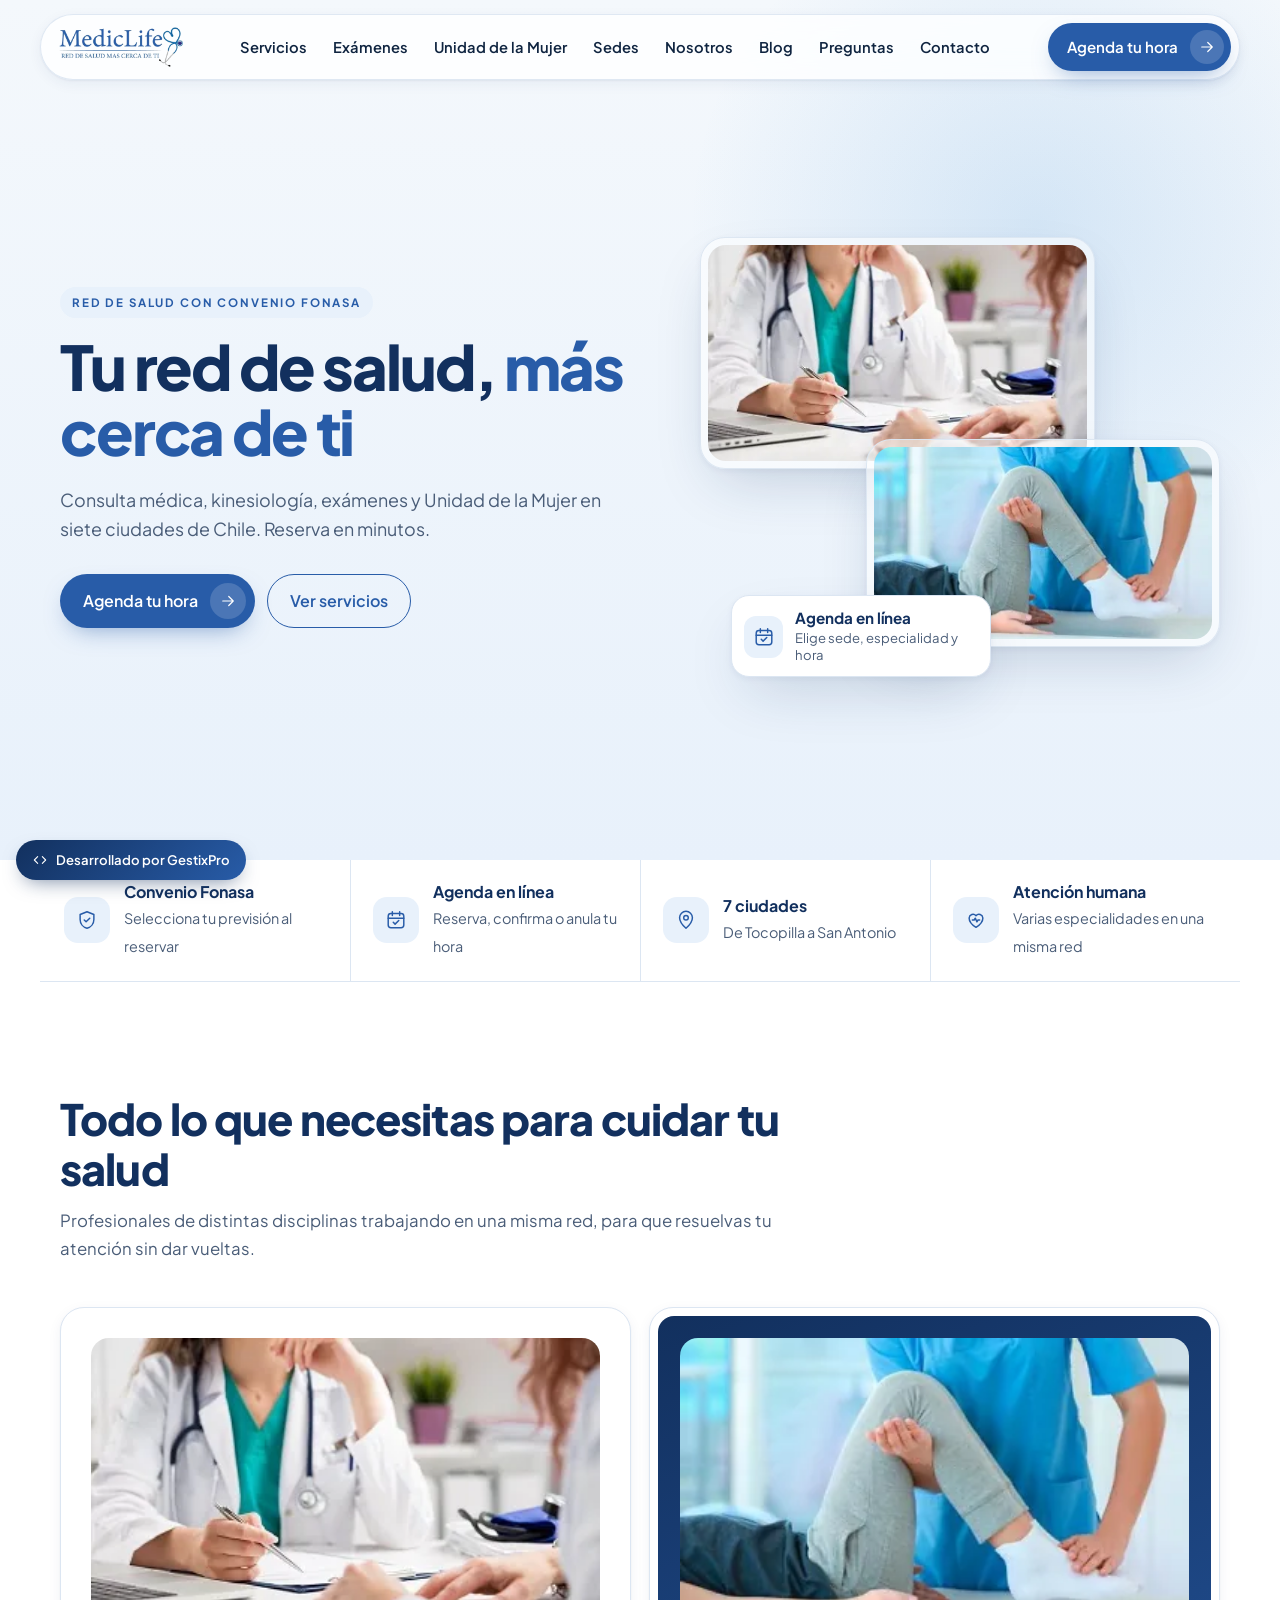
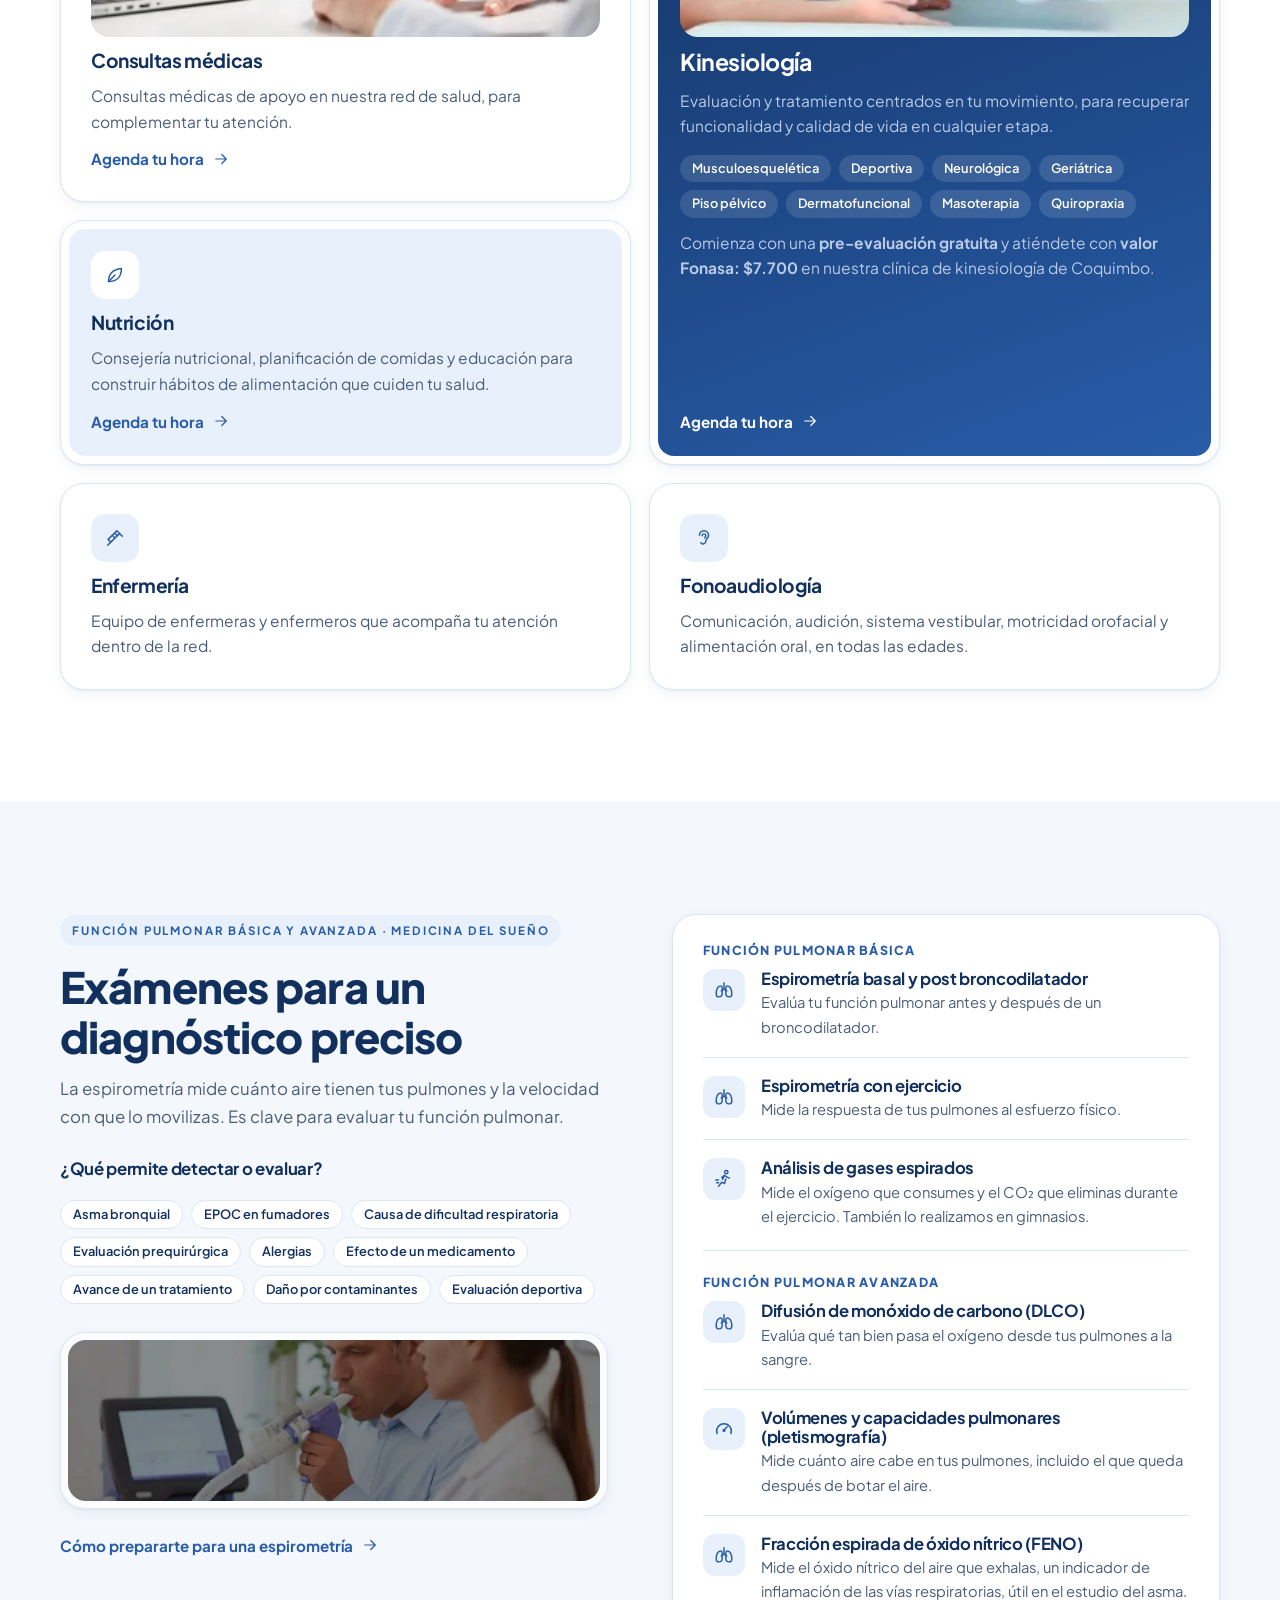
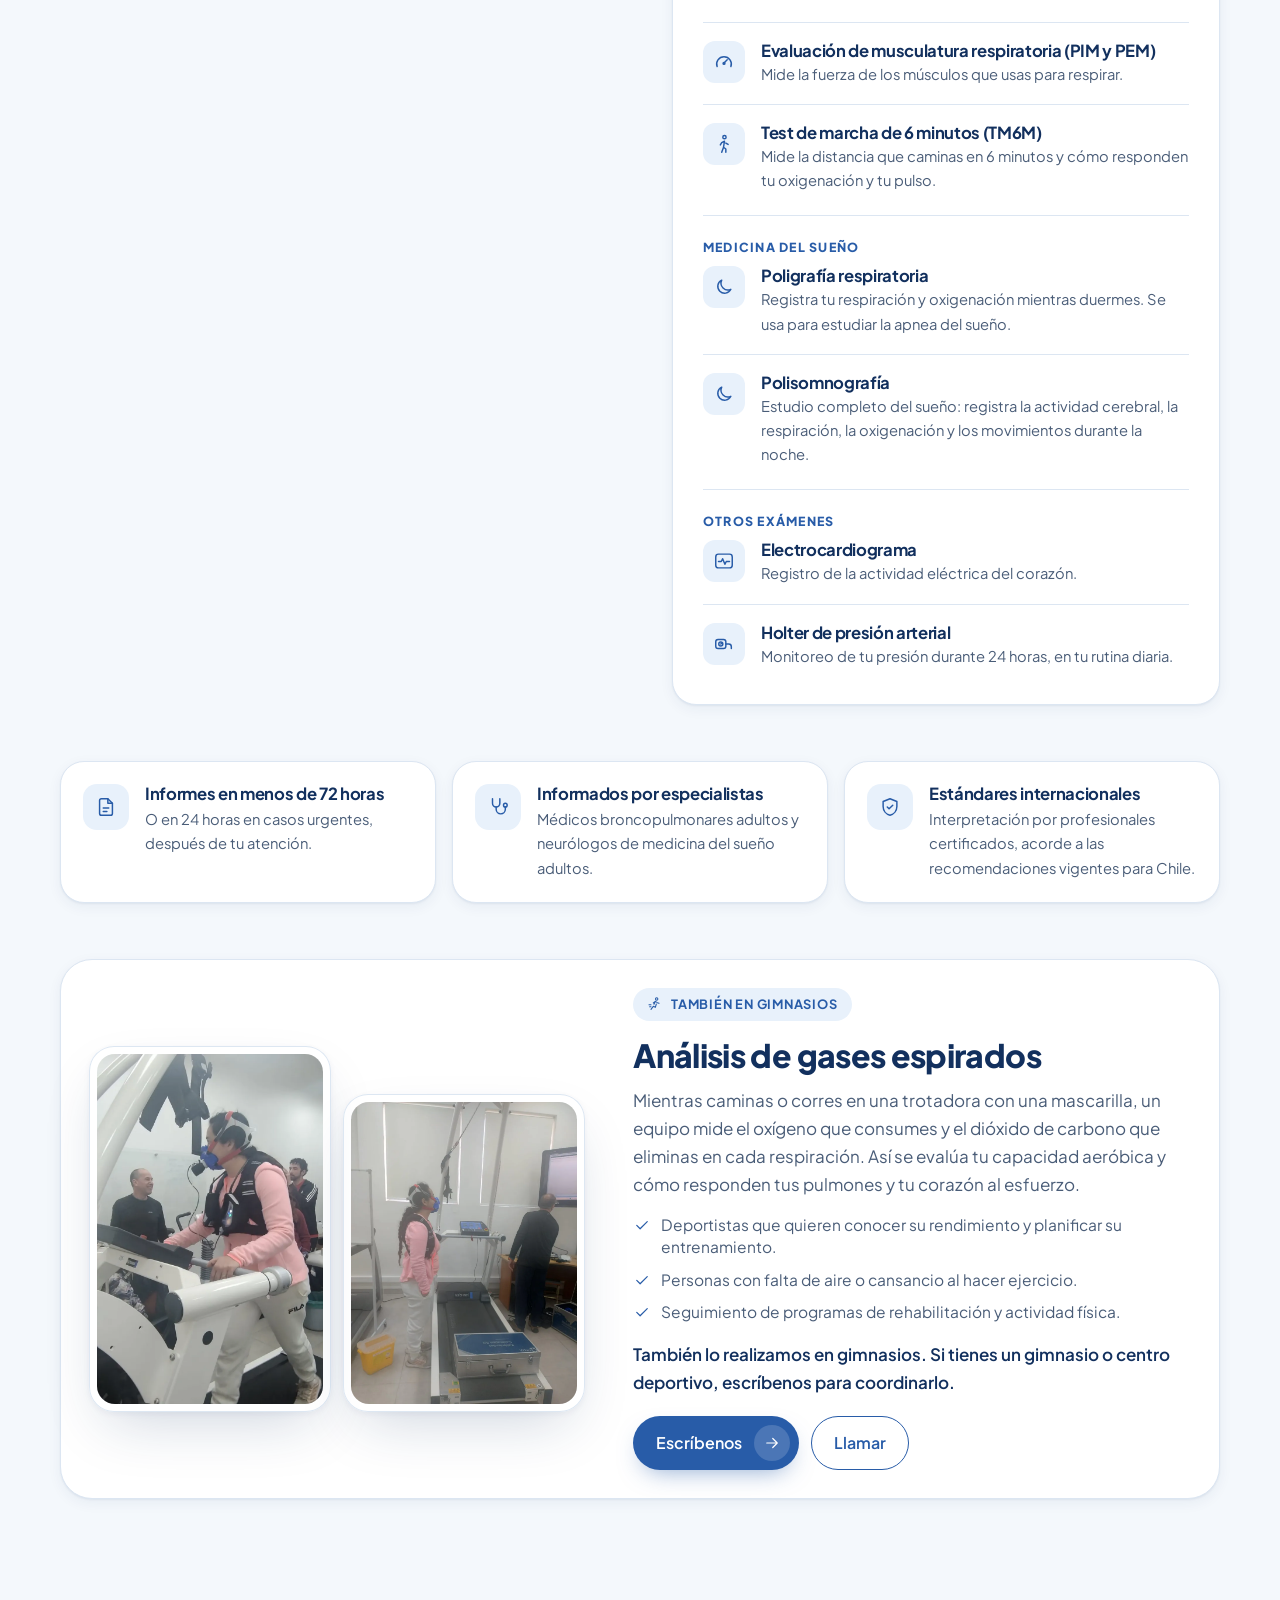
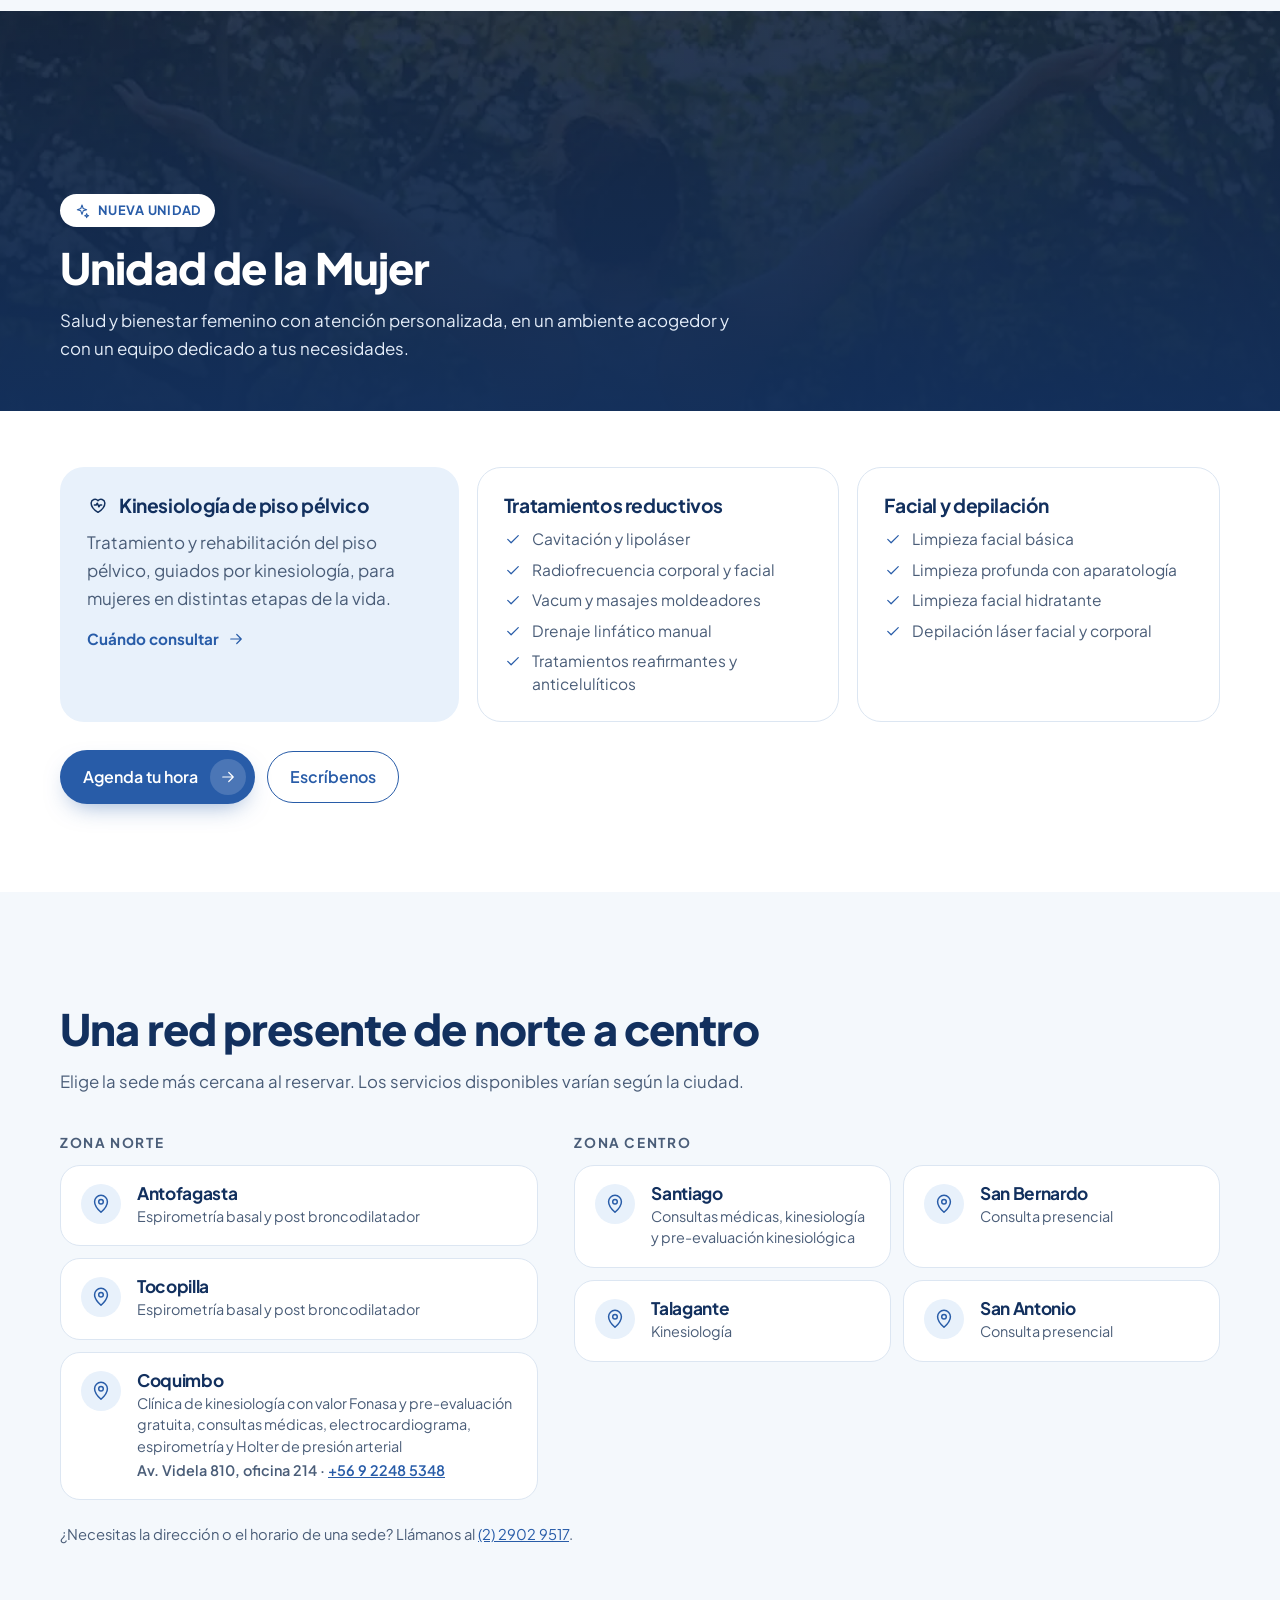
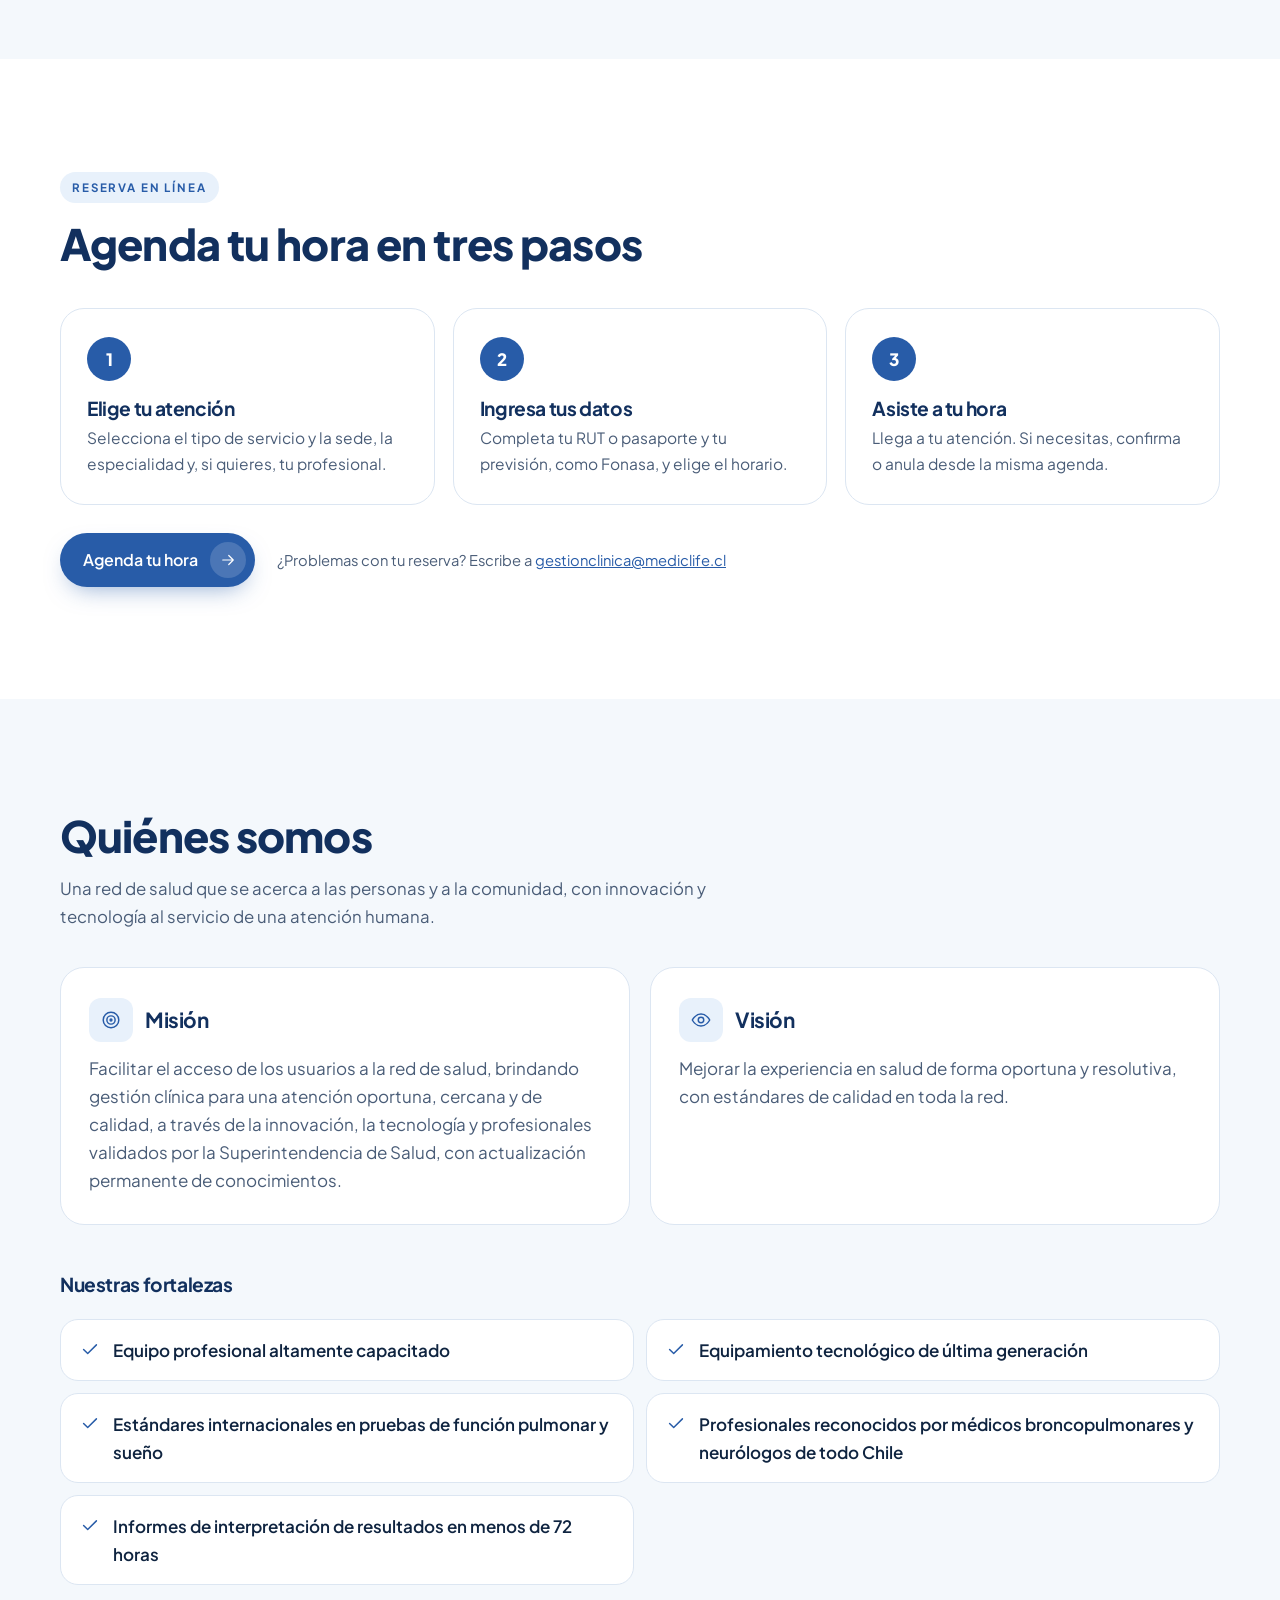
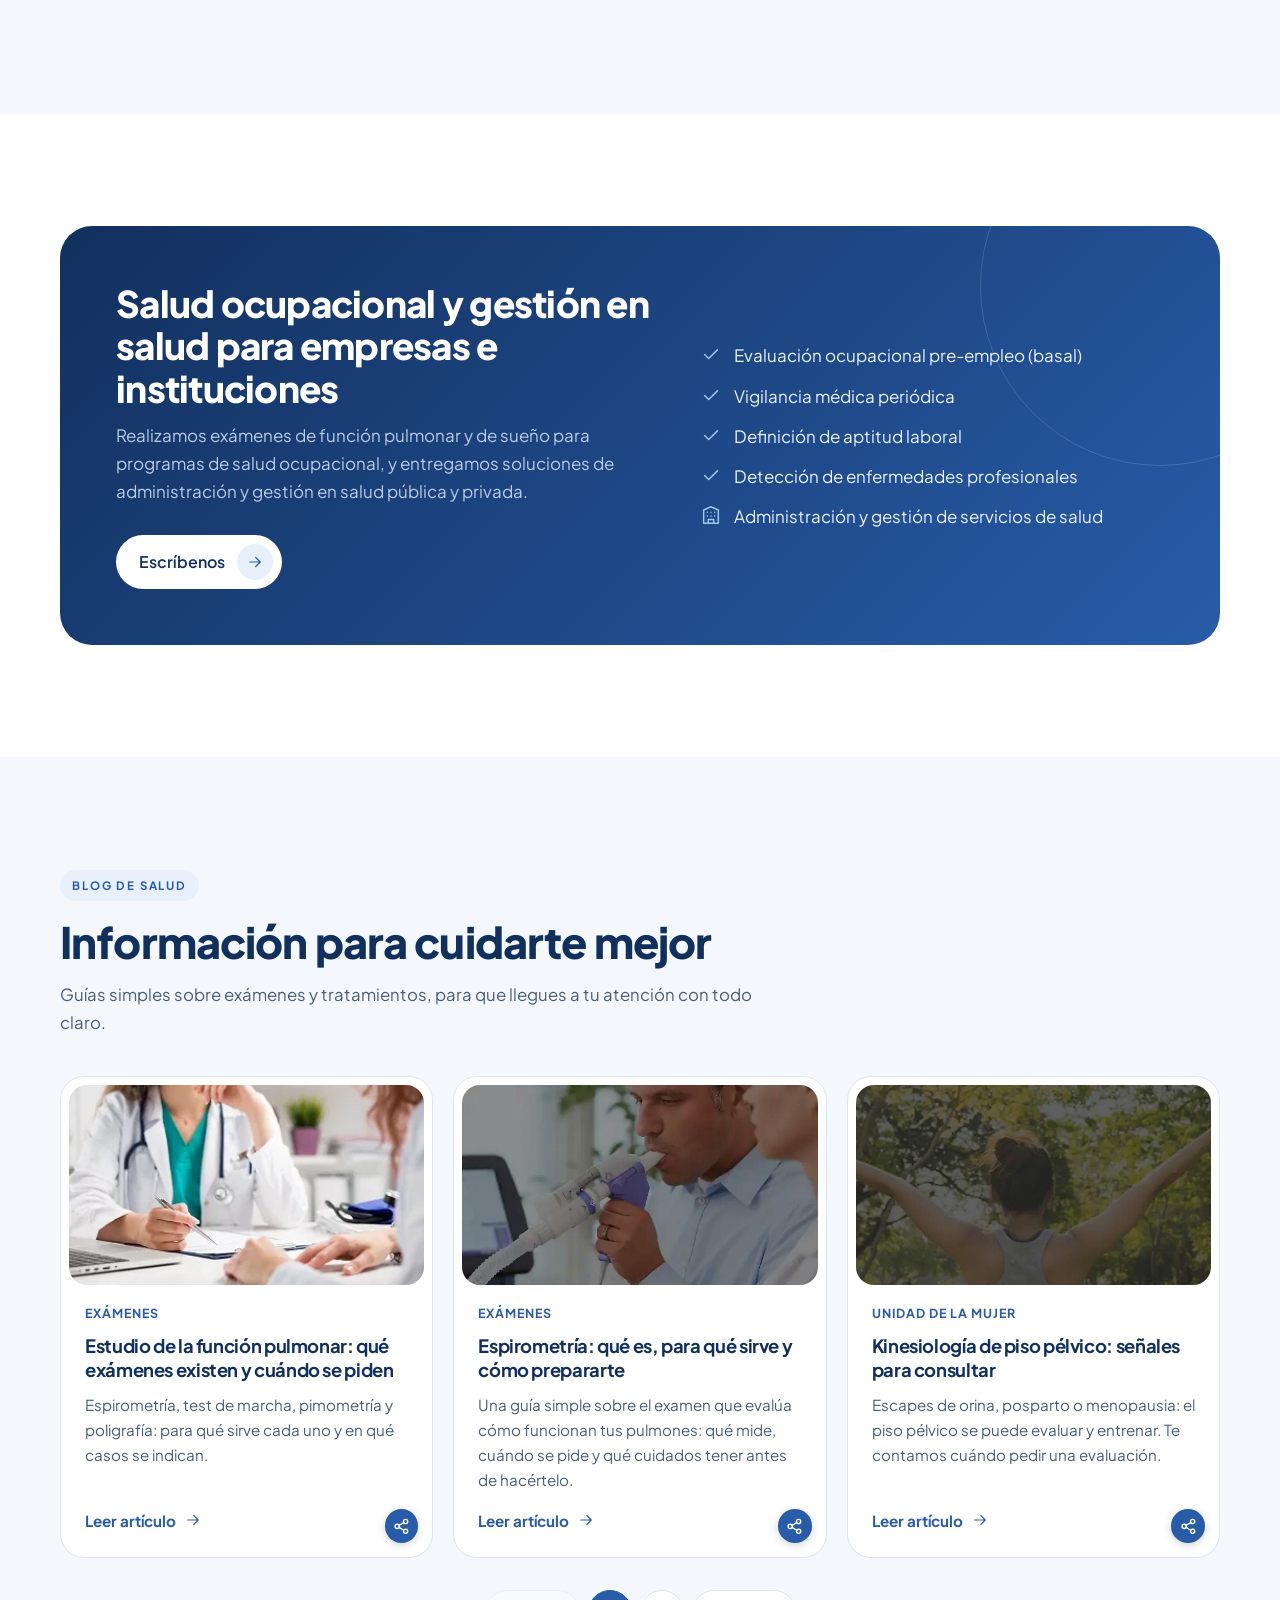
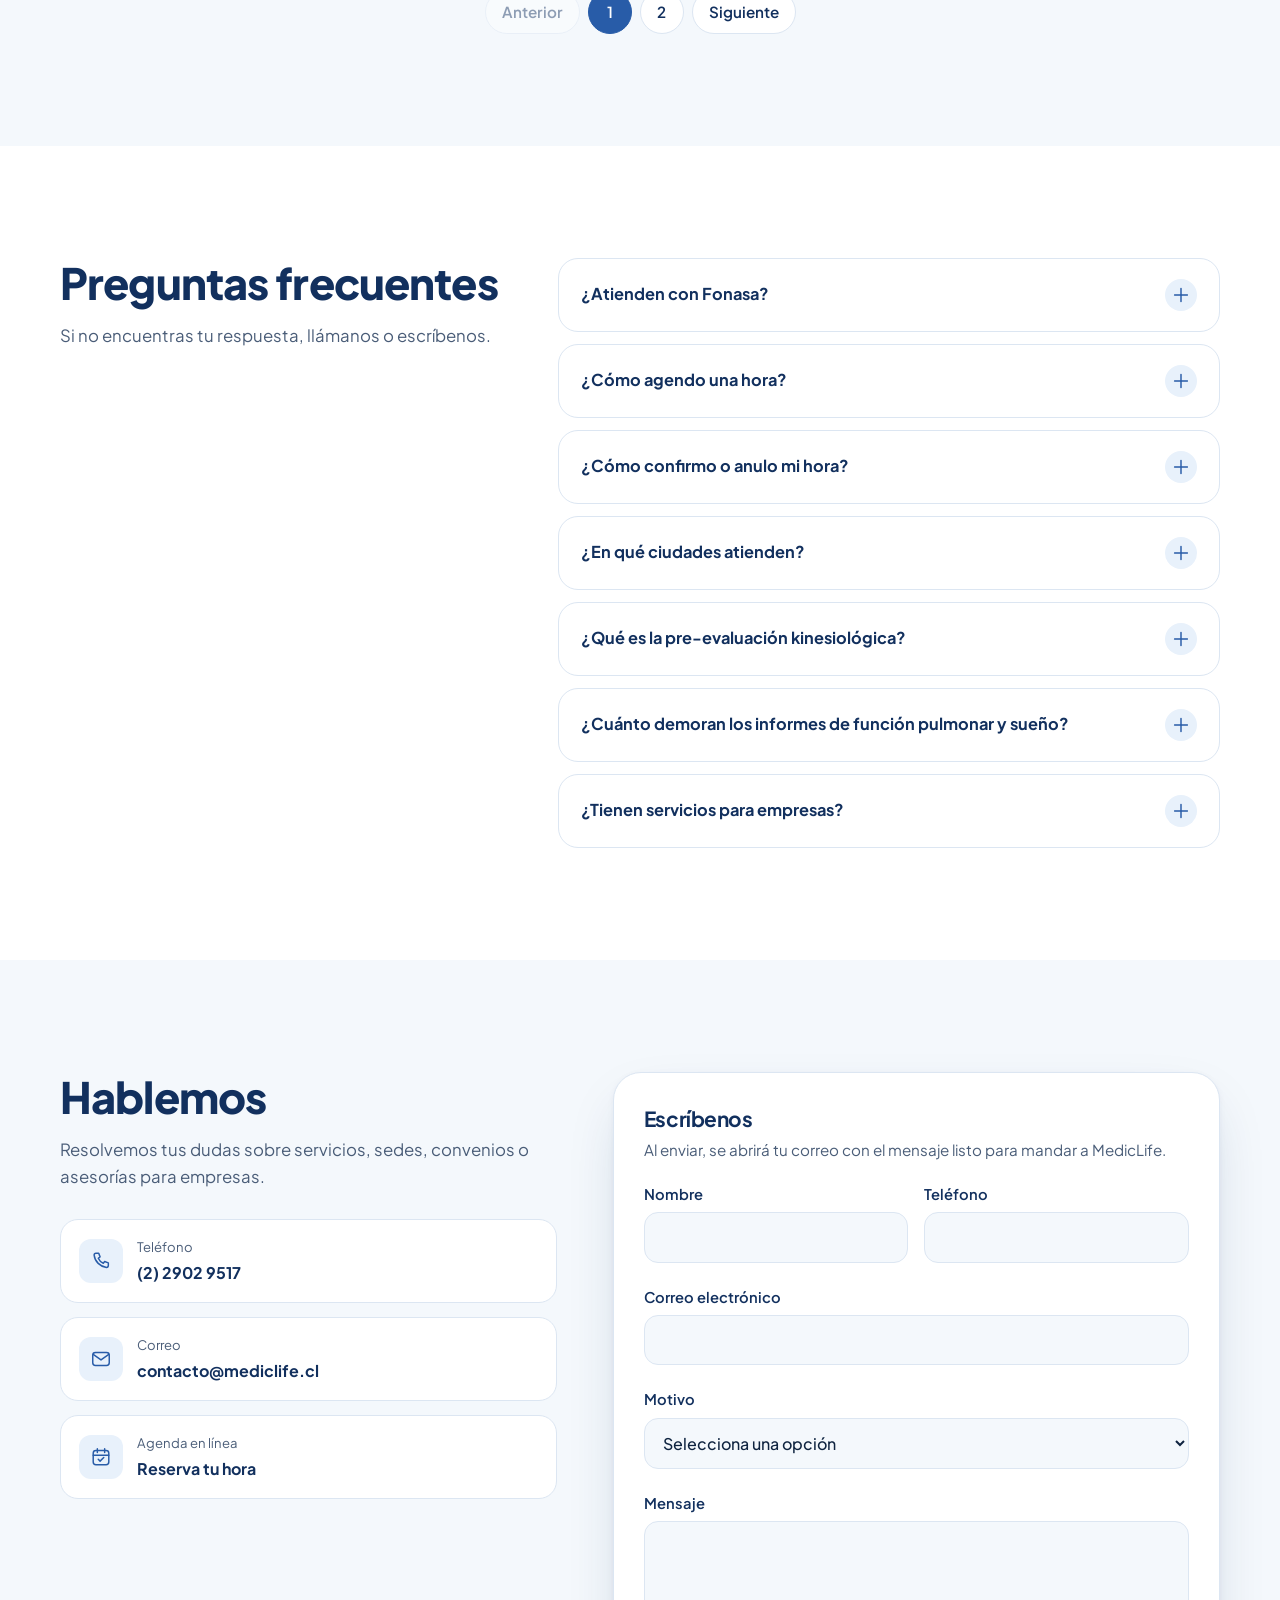
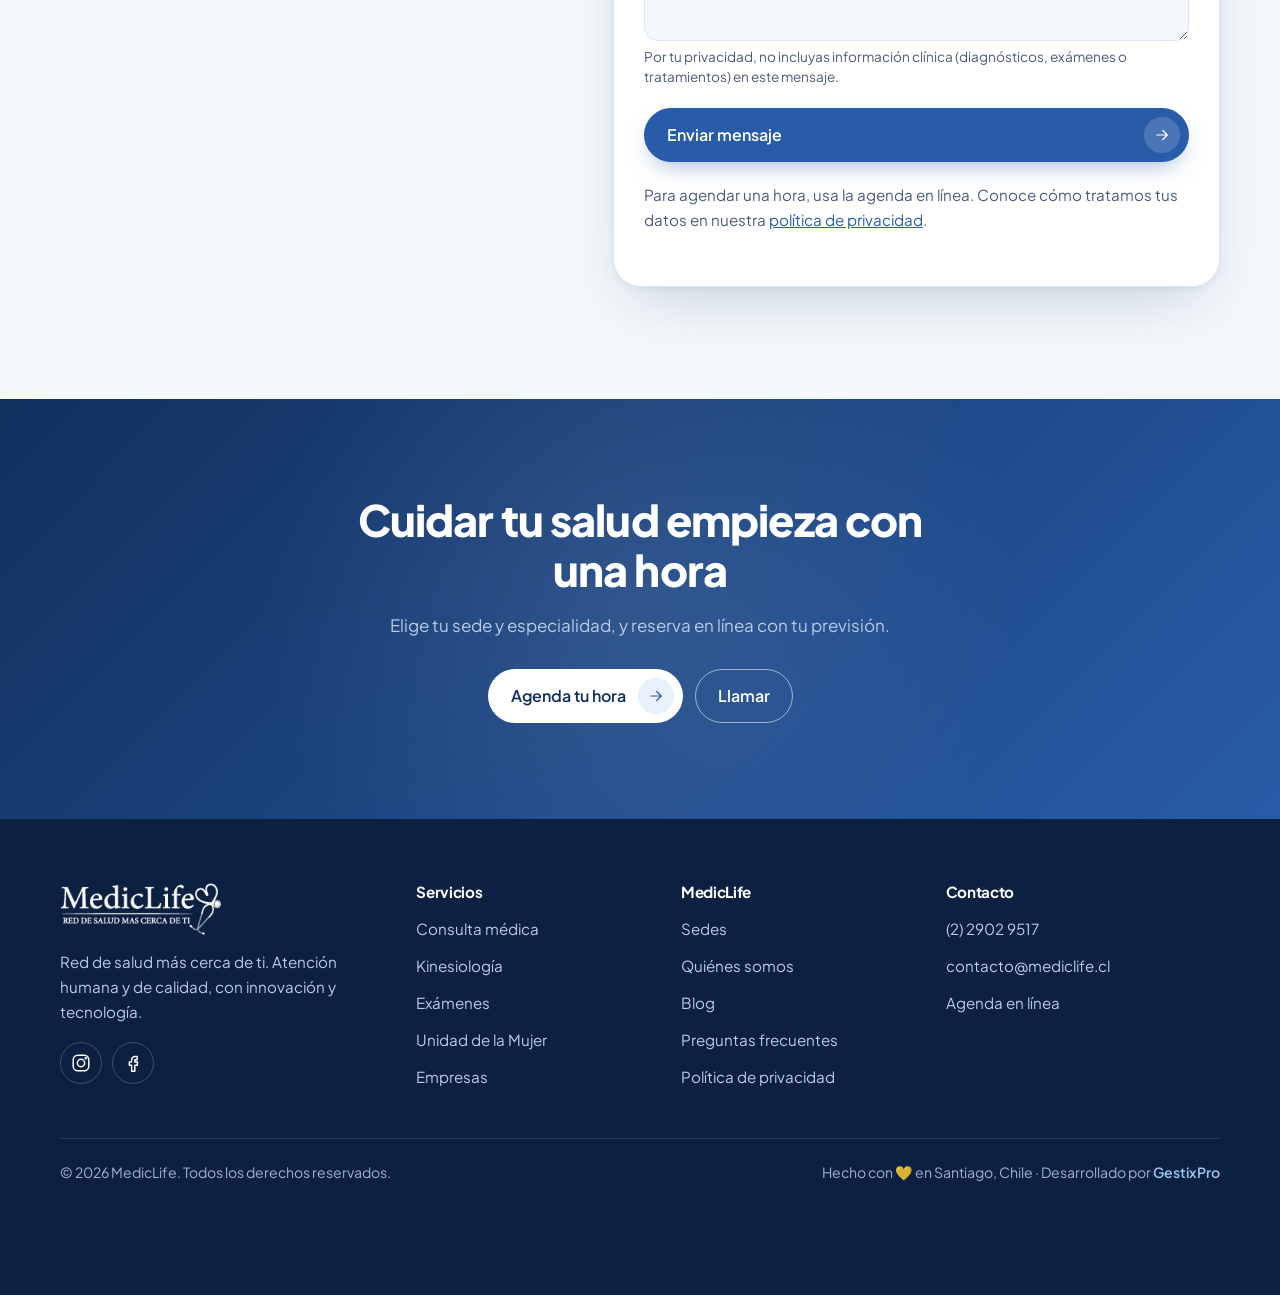
<file: kinesiologia/index.html>
<!DOCTYPE html>
<html lang="es-CL">
<head>
<meta charset="UTF-8">
<meta name="viewport" content="width=device-width, initial-scale=1">
<title>Kinesiología | MedicLife</title>
<meta name="robots" content="noindex, follow">
<link rel="canonical" href="https://www.mediclife.cl/#servicios">
<meta http-equiv="refresh" content="0; url=../#servicios">
<script>location.replace('../#servicios');</script>
</head>
<body style="font-family:system-ui,sans-serif;padding:24px">
<p>Esta página se trasladó. <a href="../#servicios">Ir a Kinesiología en MedicLife</a>.</p>
</body>
</html>
</file>
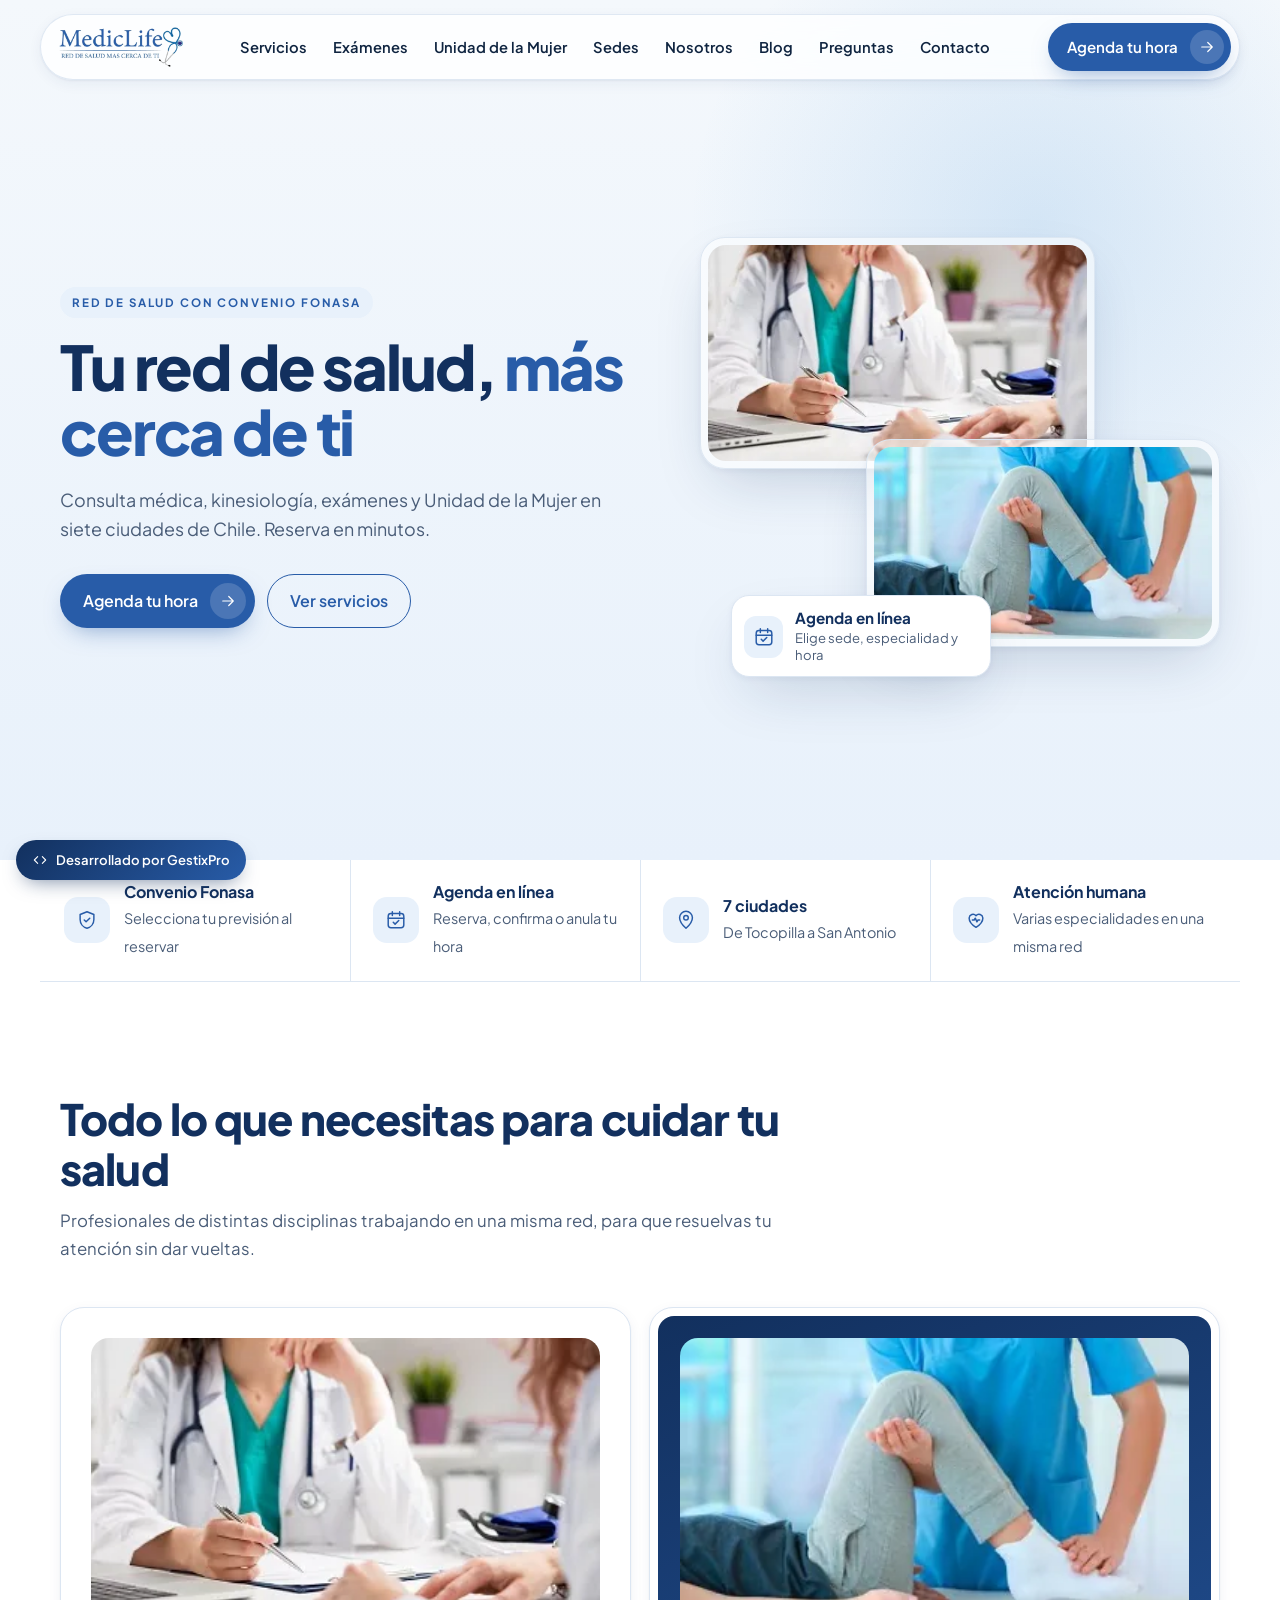
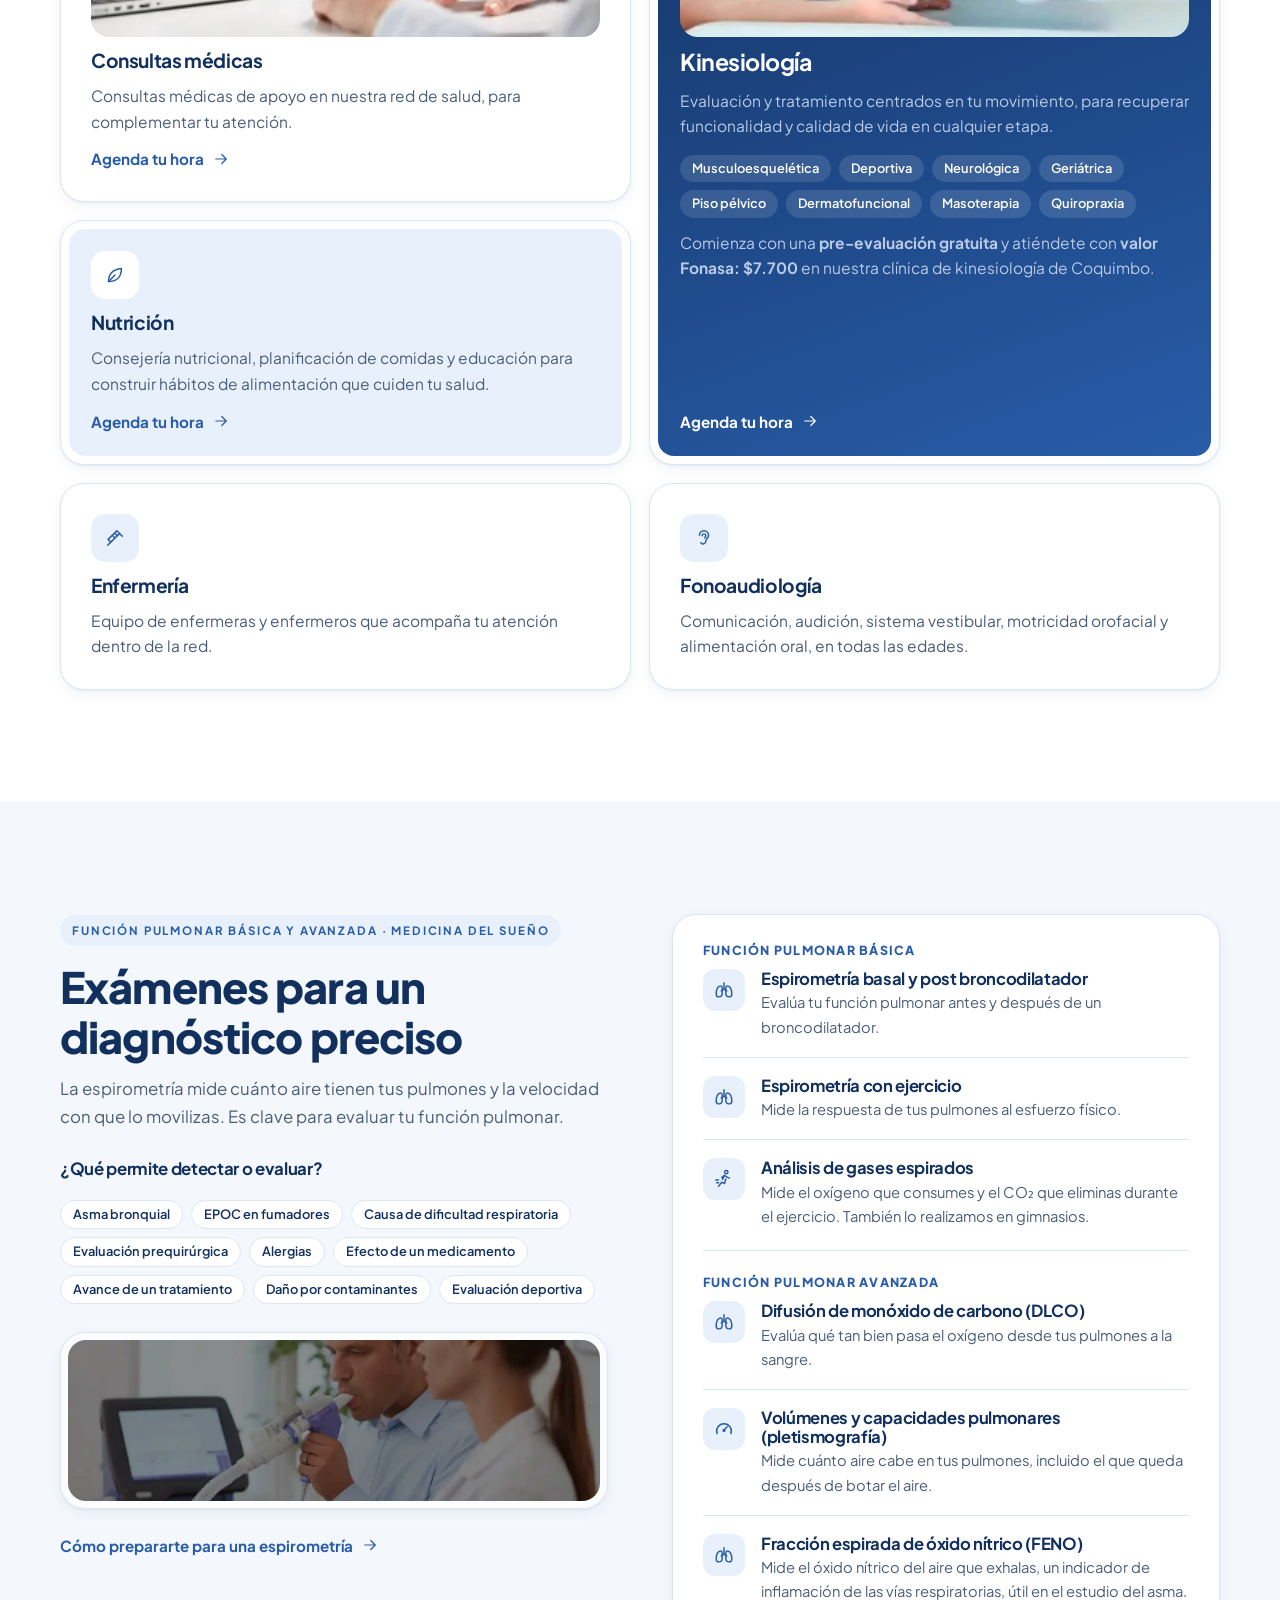
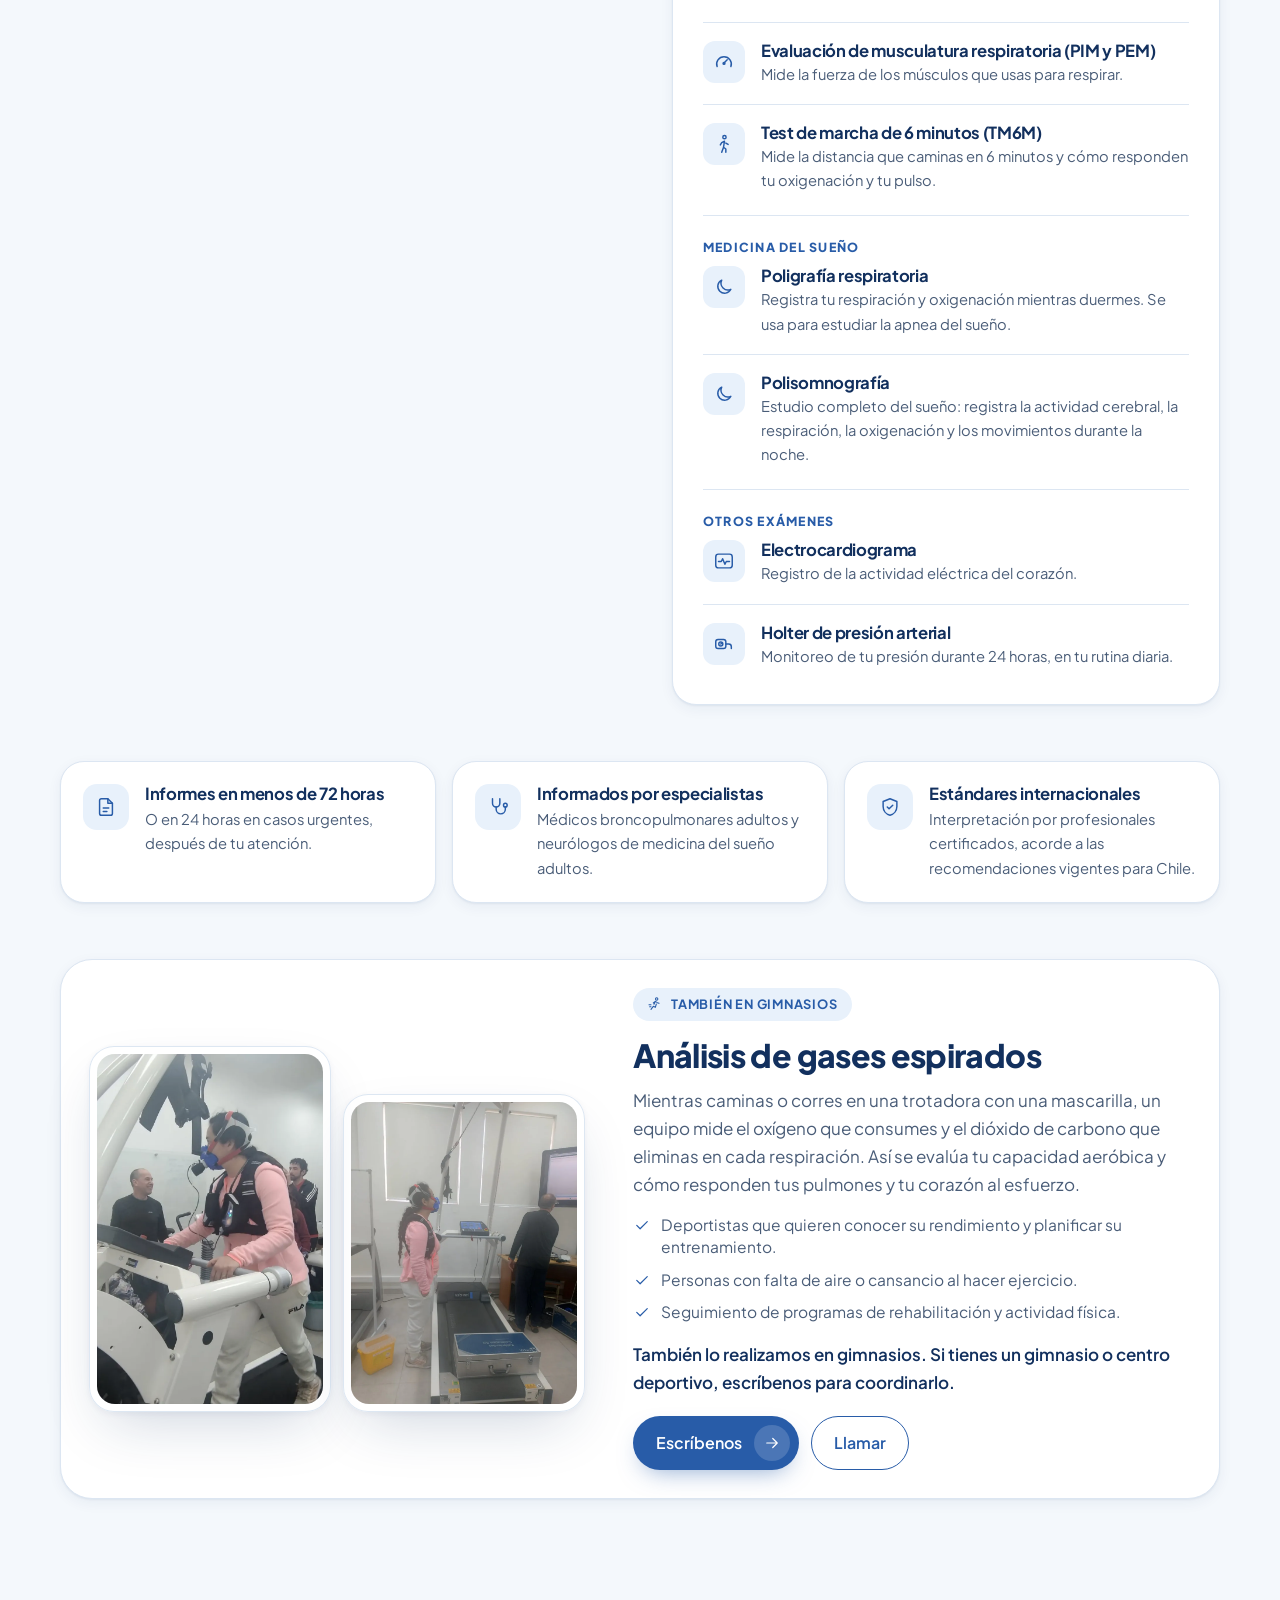
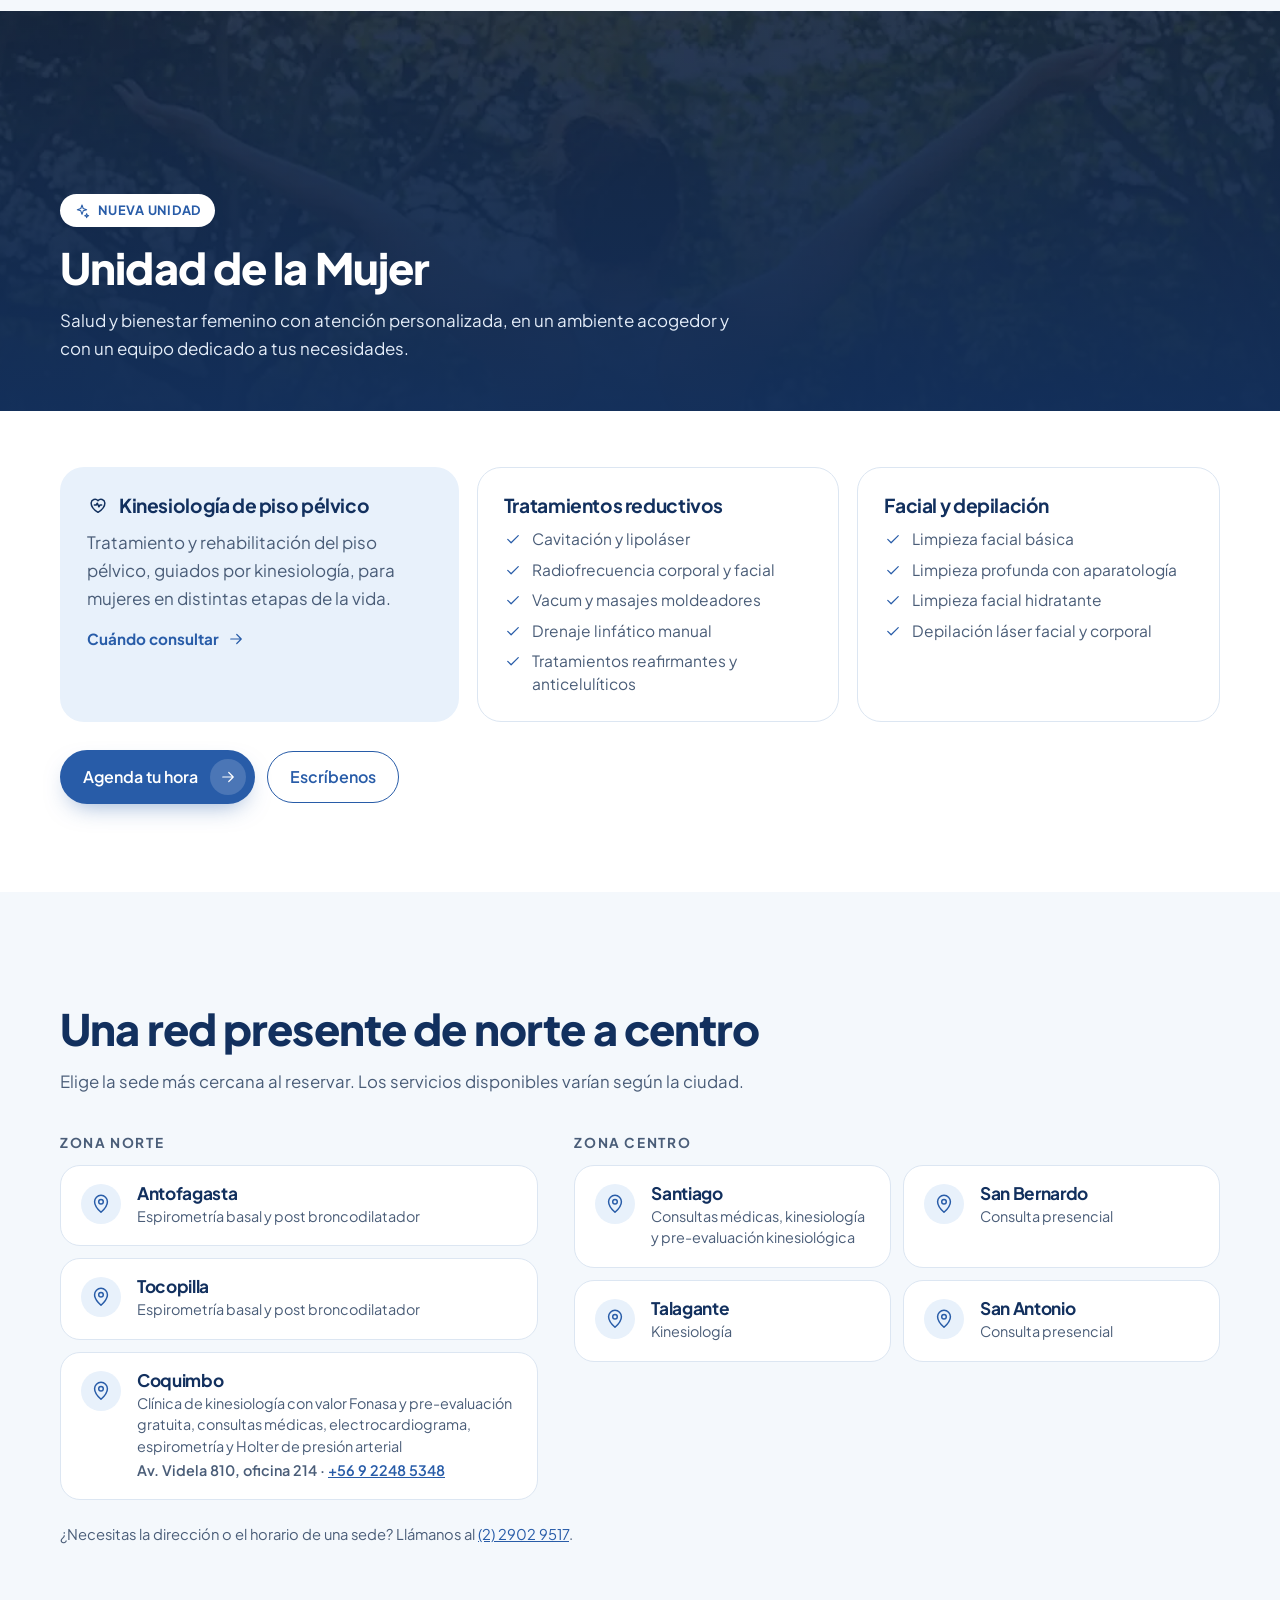
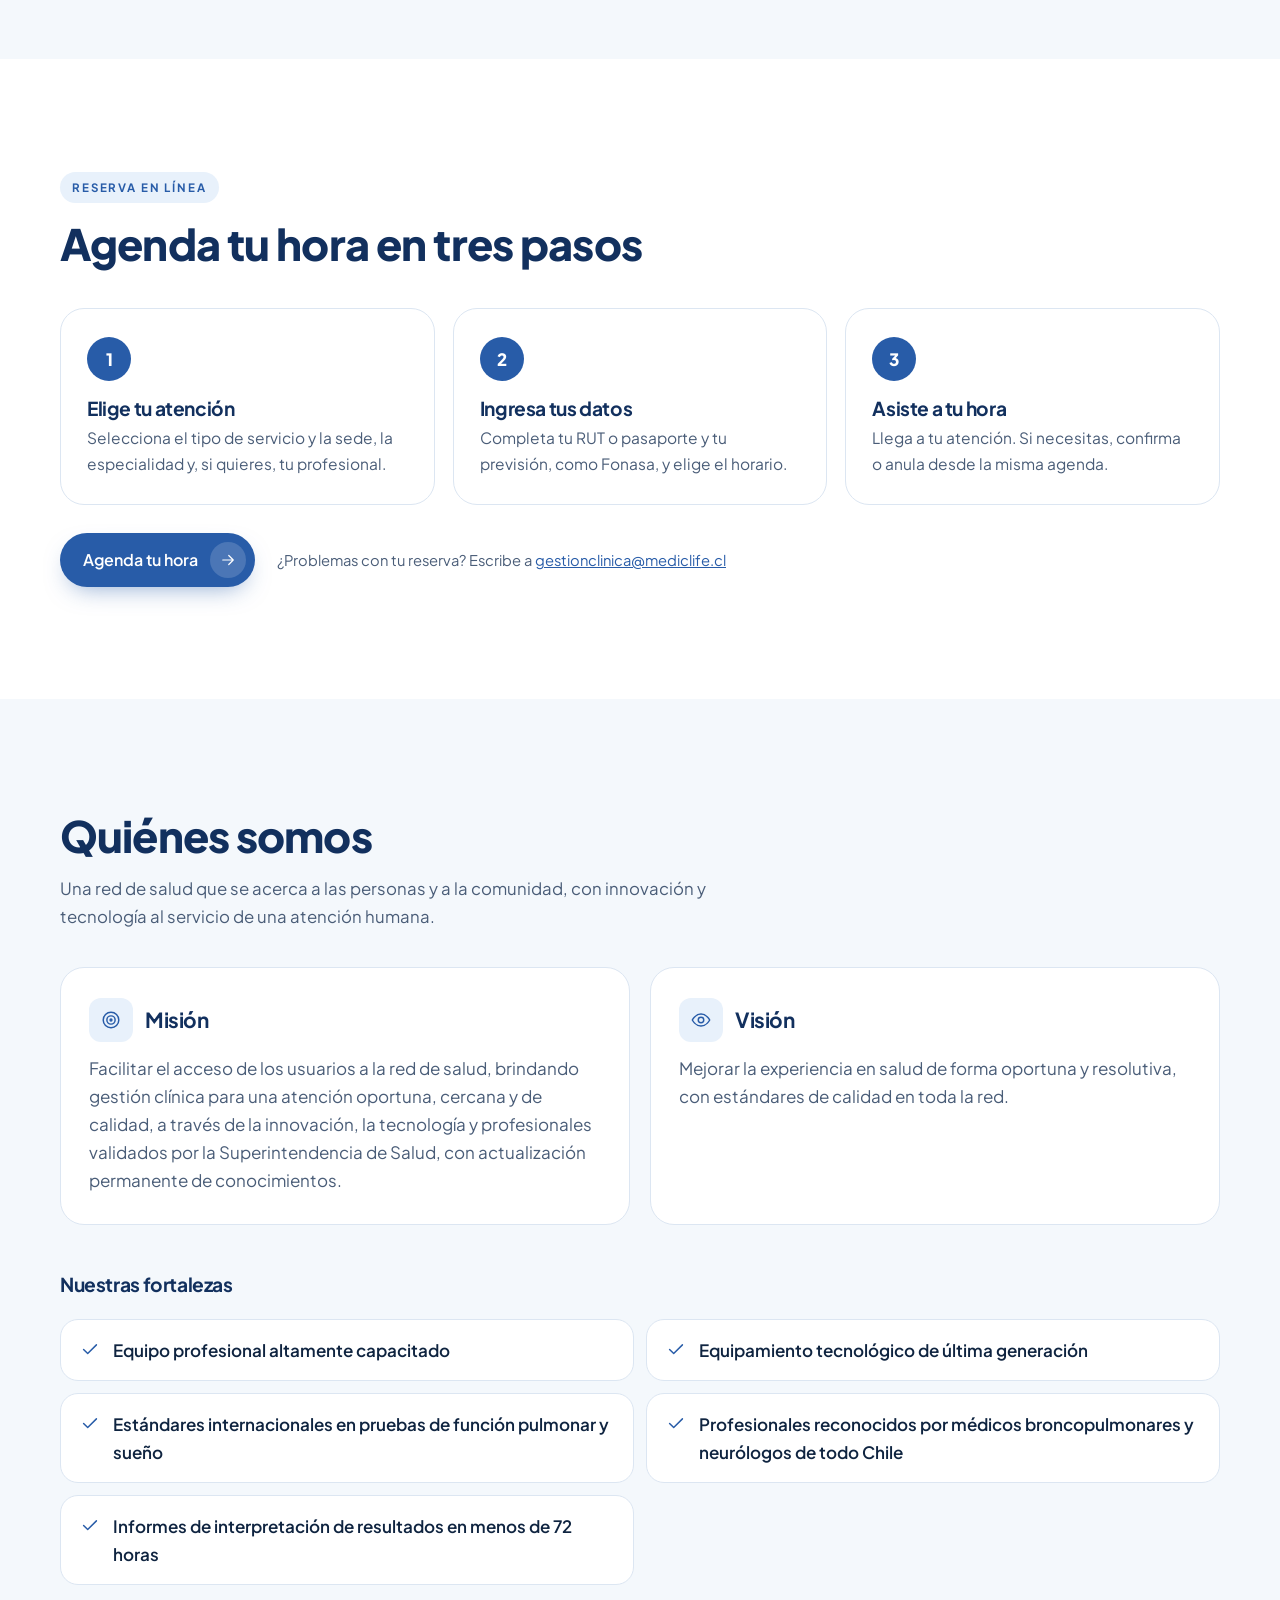
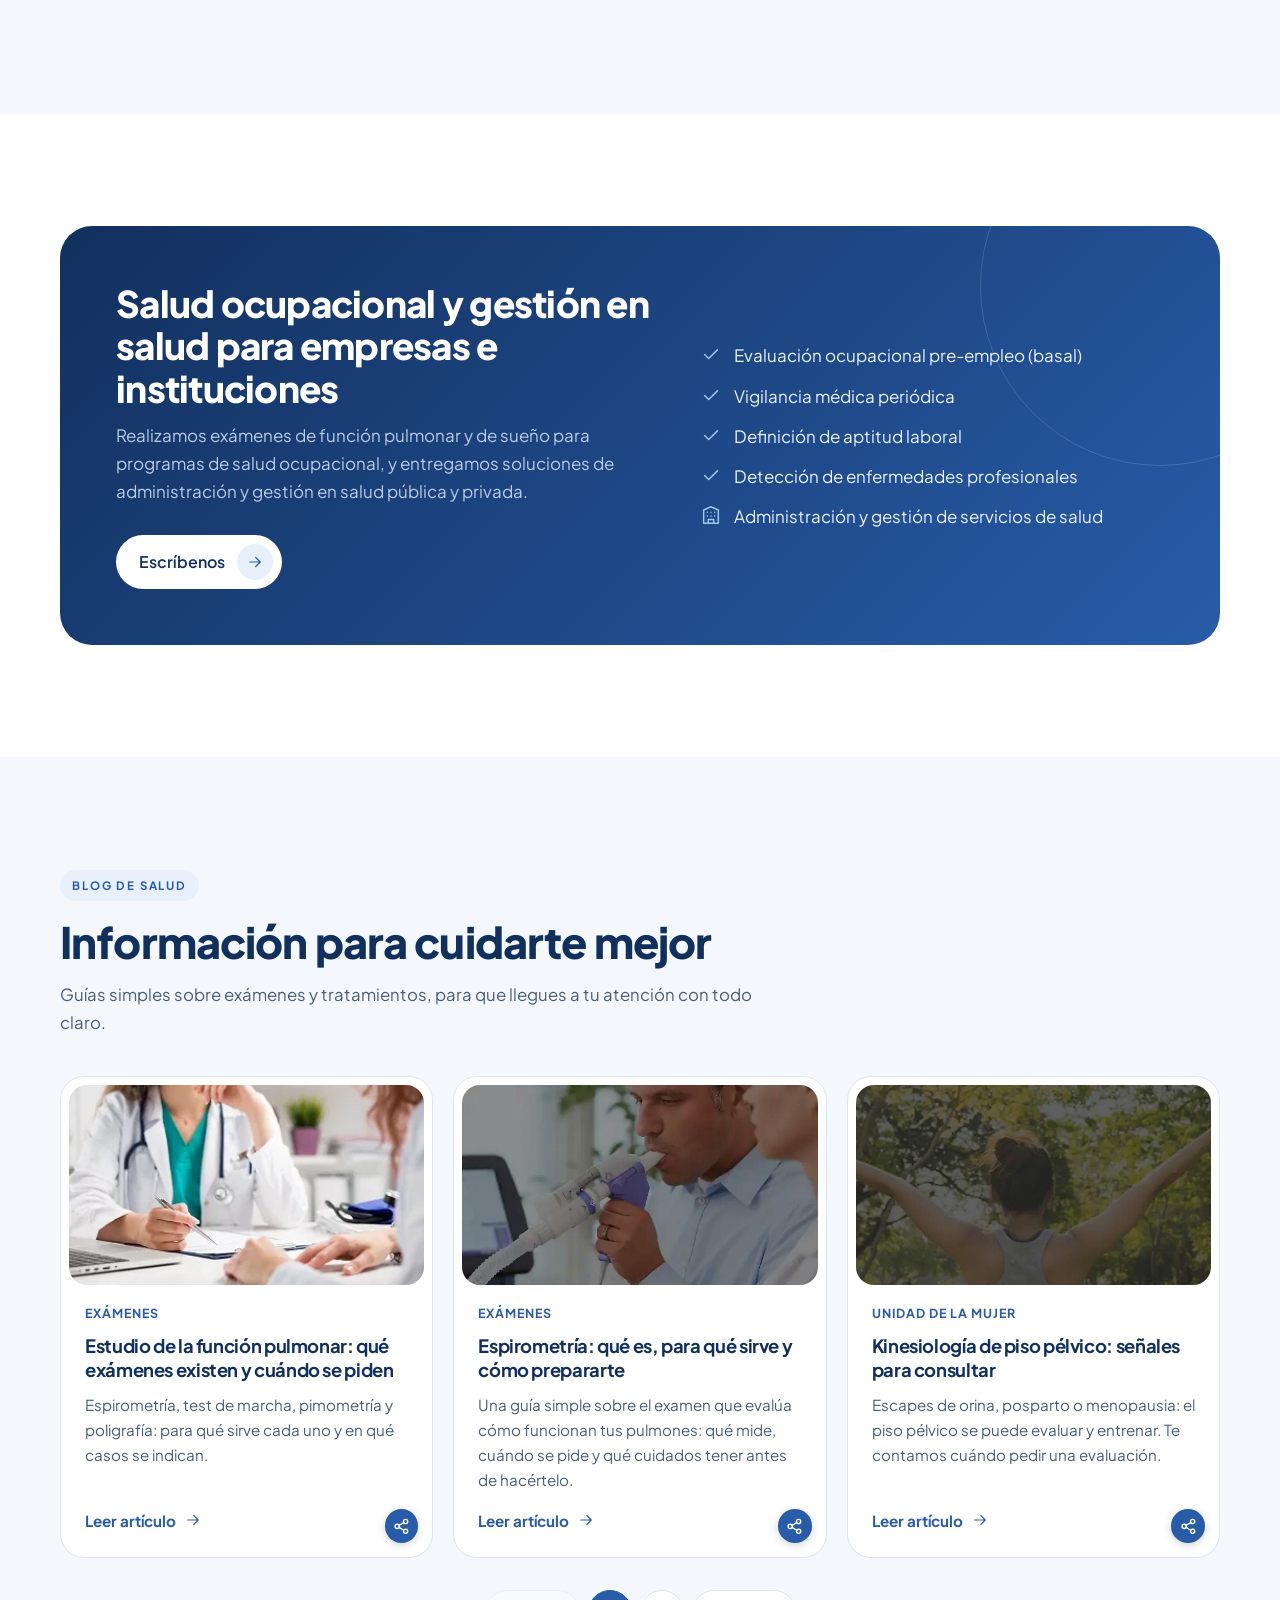
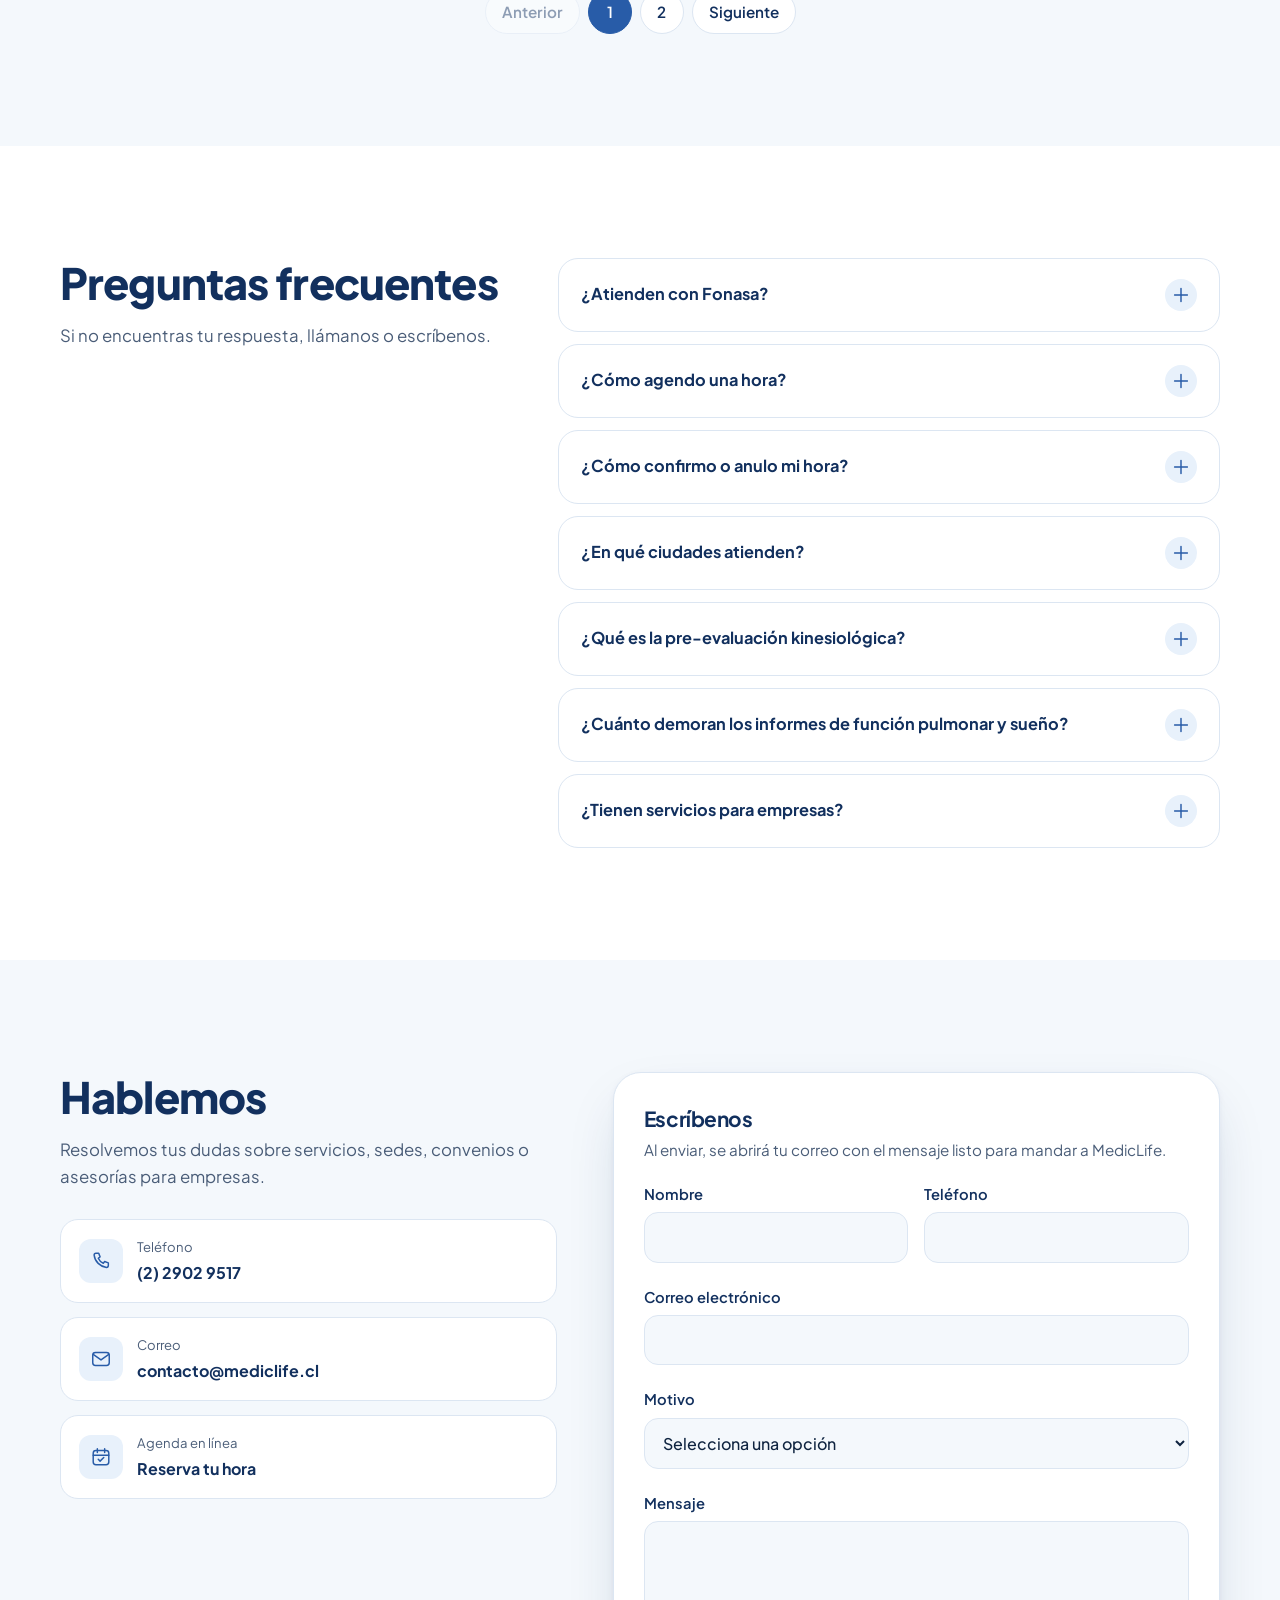
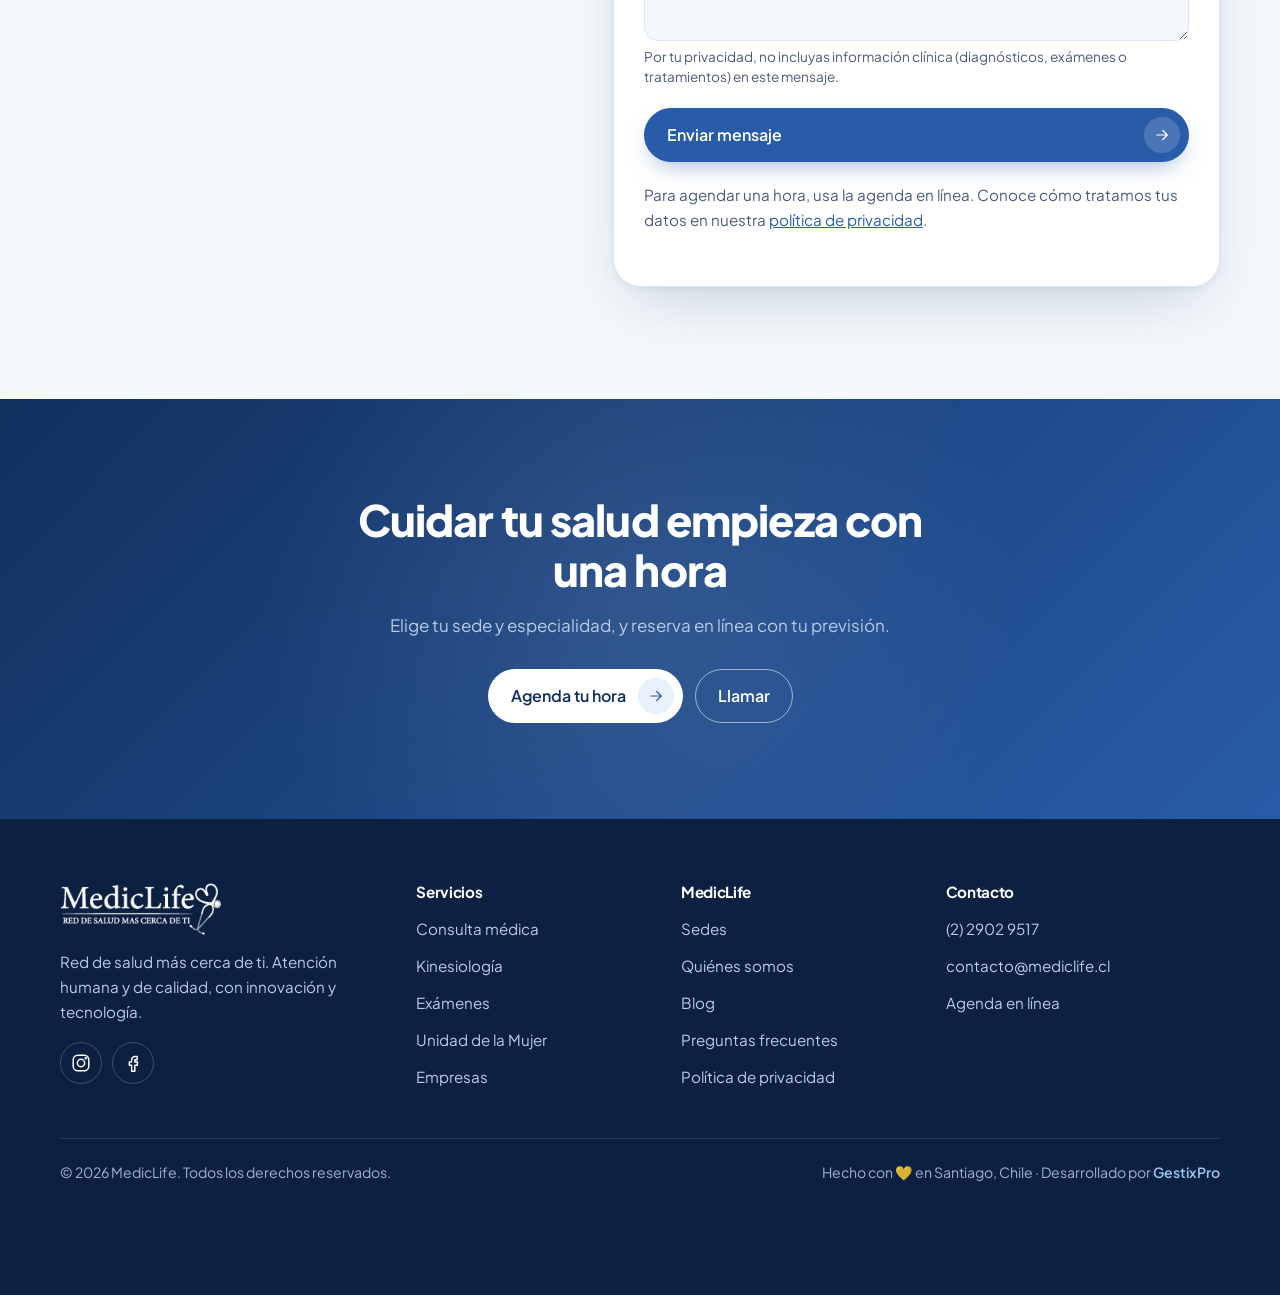
<file: nutricionista/index.html>
<!DOCTYPE html>
<html lang="es-CL">
<head>
<meta charset="UTF-8">
<meta name="viewport" content="width=device-width, initial-scale=1">
<title>Nutrición | MedicLife</title>
<meta name="robots" content="noindex, follow">
<link rel="canonical" href="https://www.mediclife.cl/#servicios">
<meta http-equiv="refresh" content="0; url=../#servicios">
<script>location.replace('../#servicios');</script>
</head>
<body style="font-family:system-ui,sans-serif;padding:24px">
<p>Esta página se trasladó. <a href="../#servicios">Ir a Nutrición en MedicLife</a>.</p>
</body>
</html>
</file>
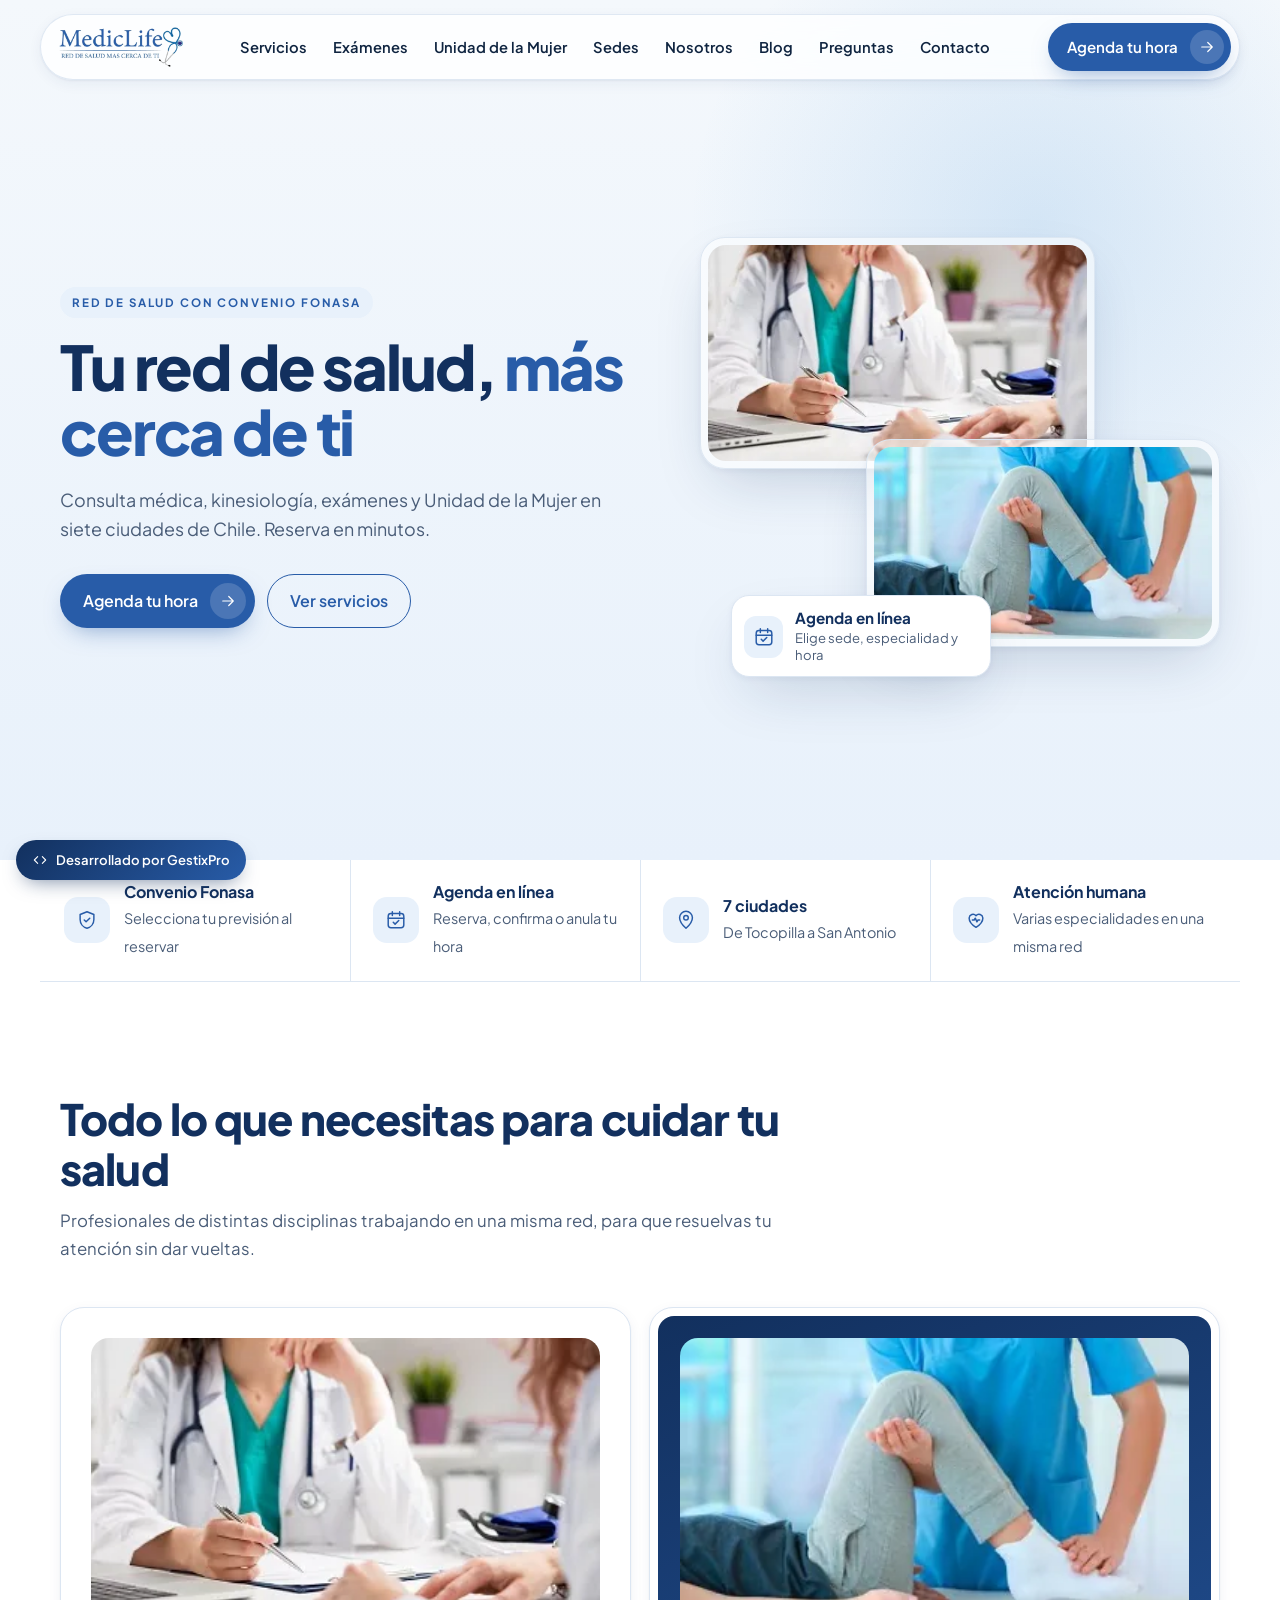
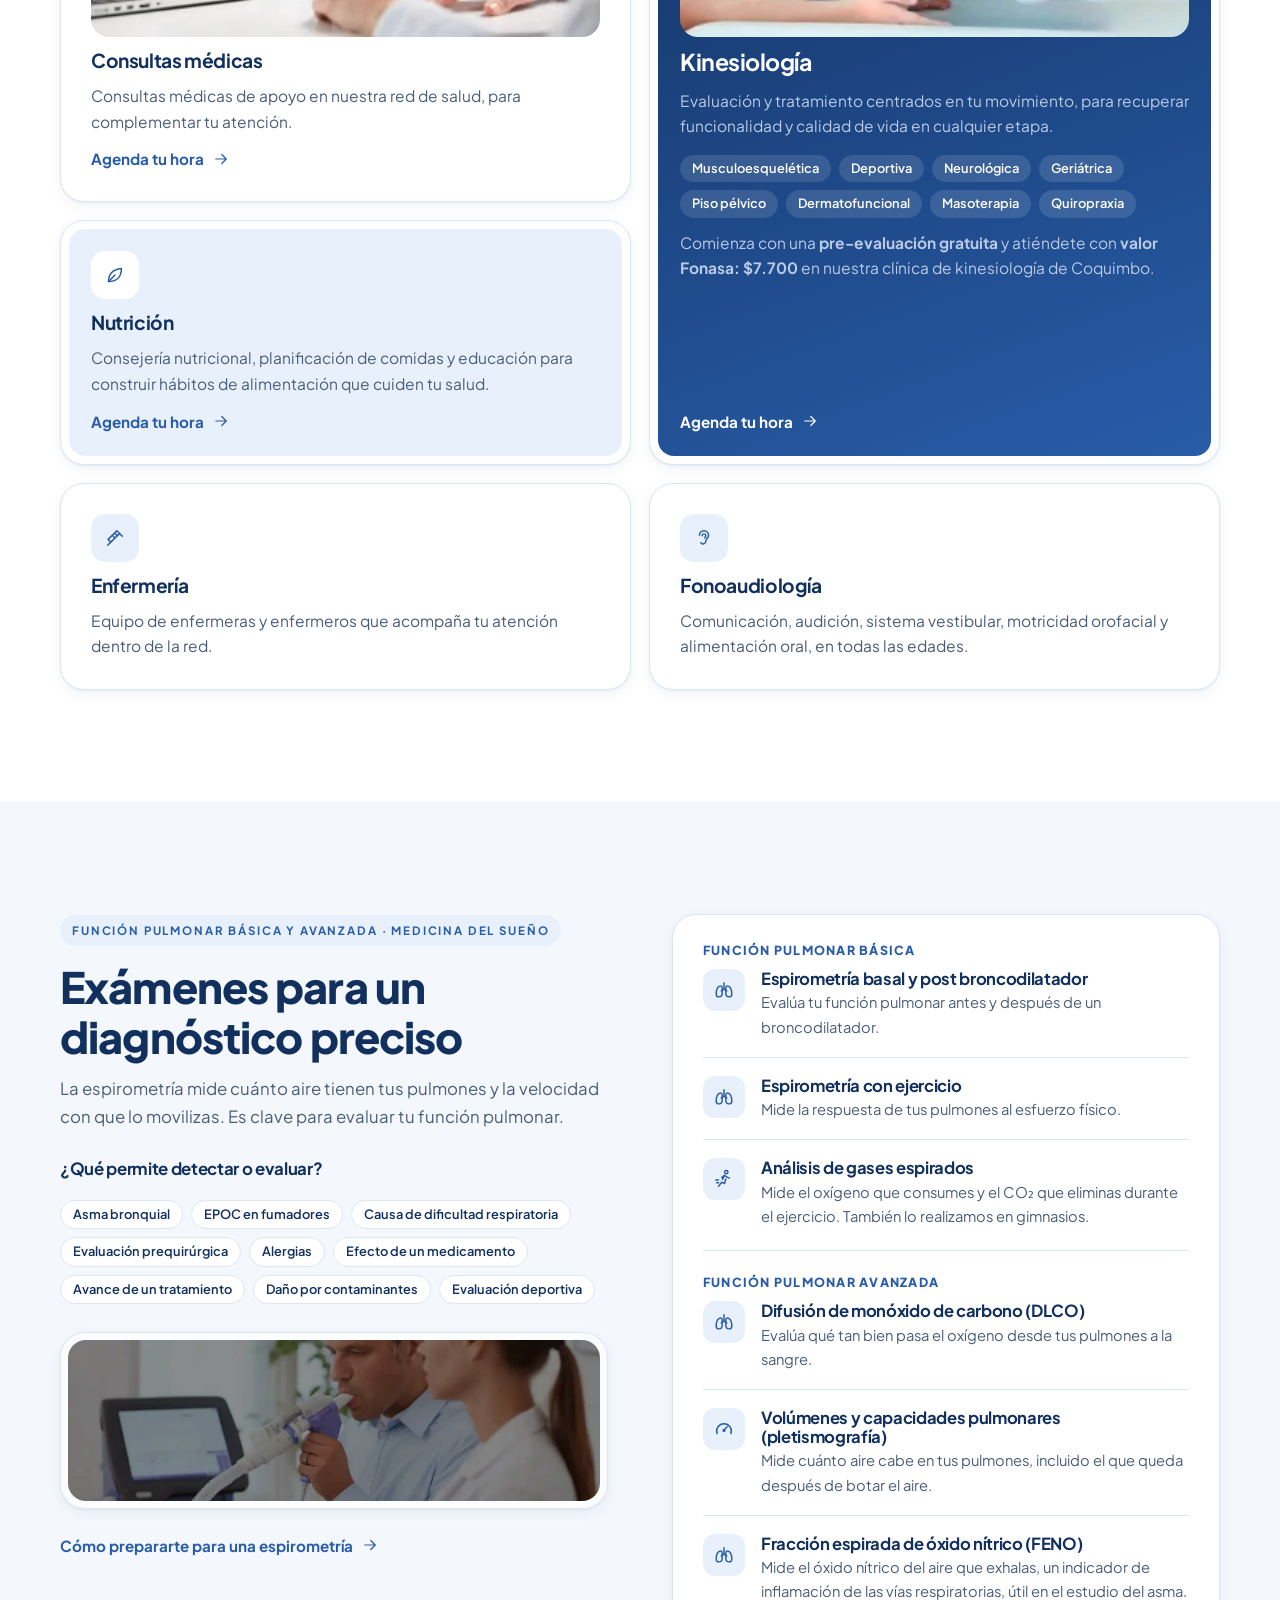
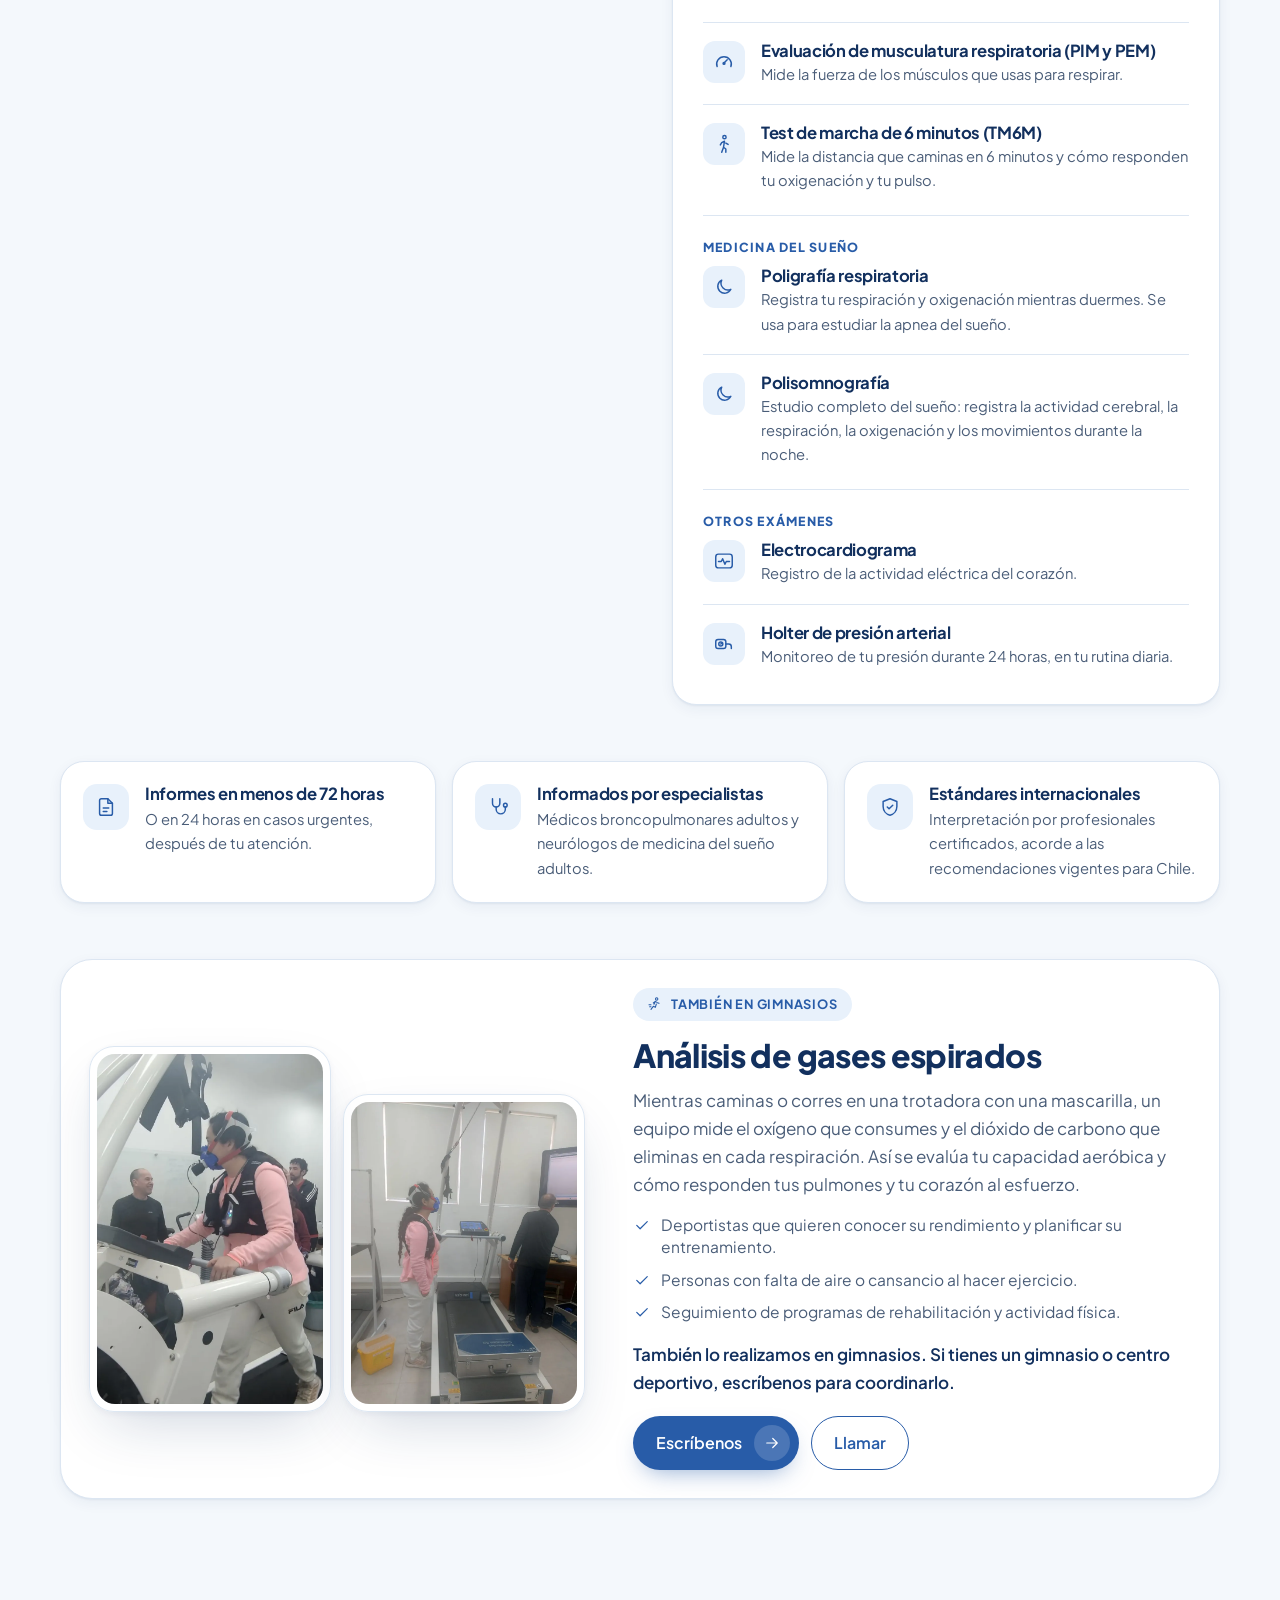
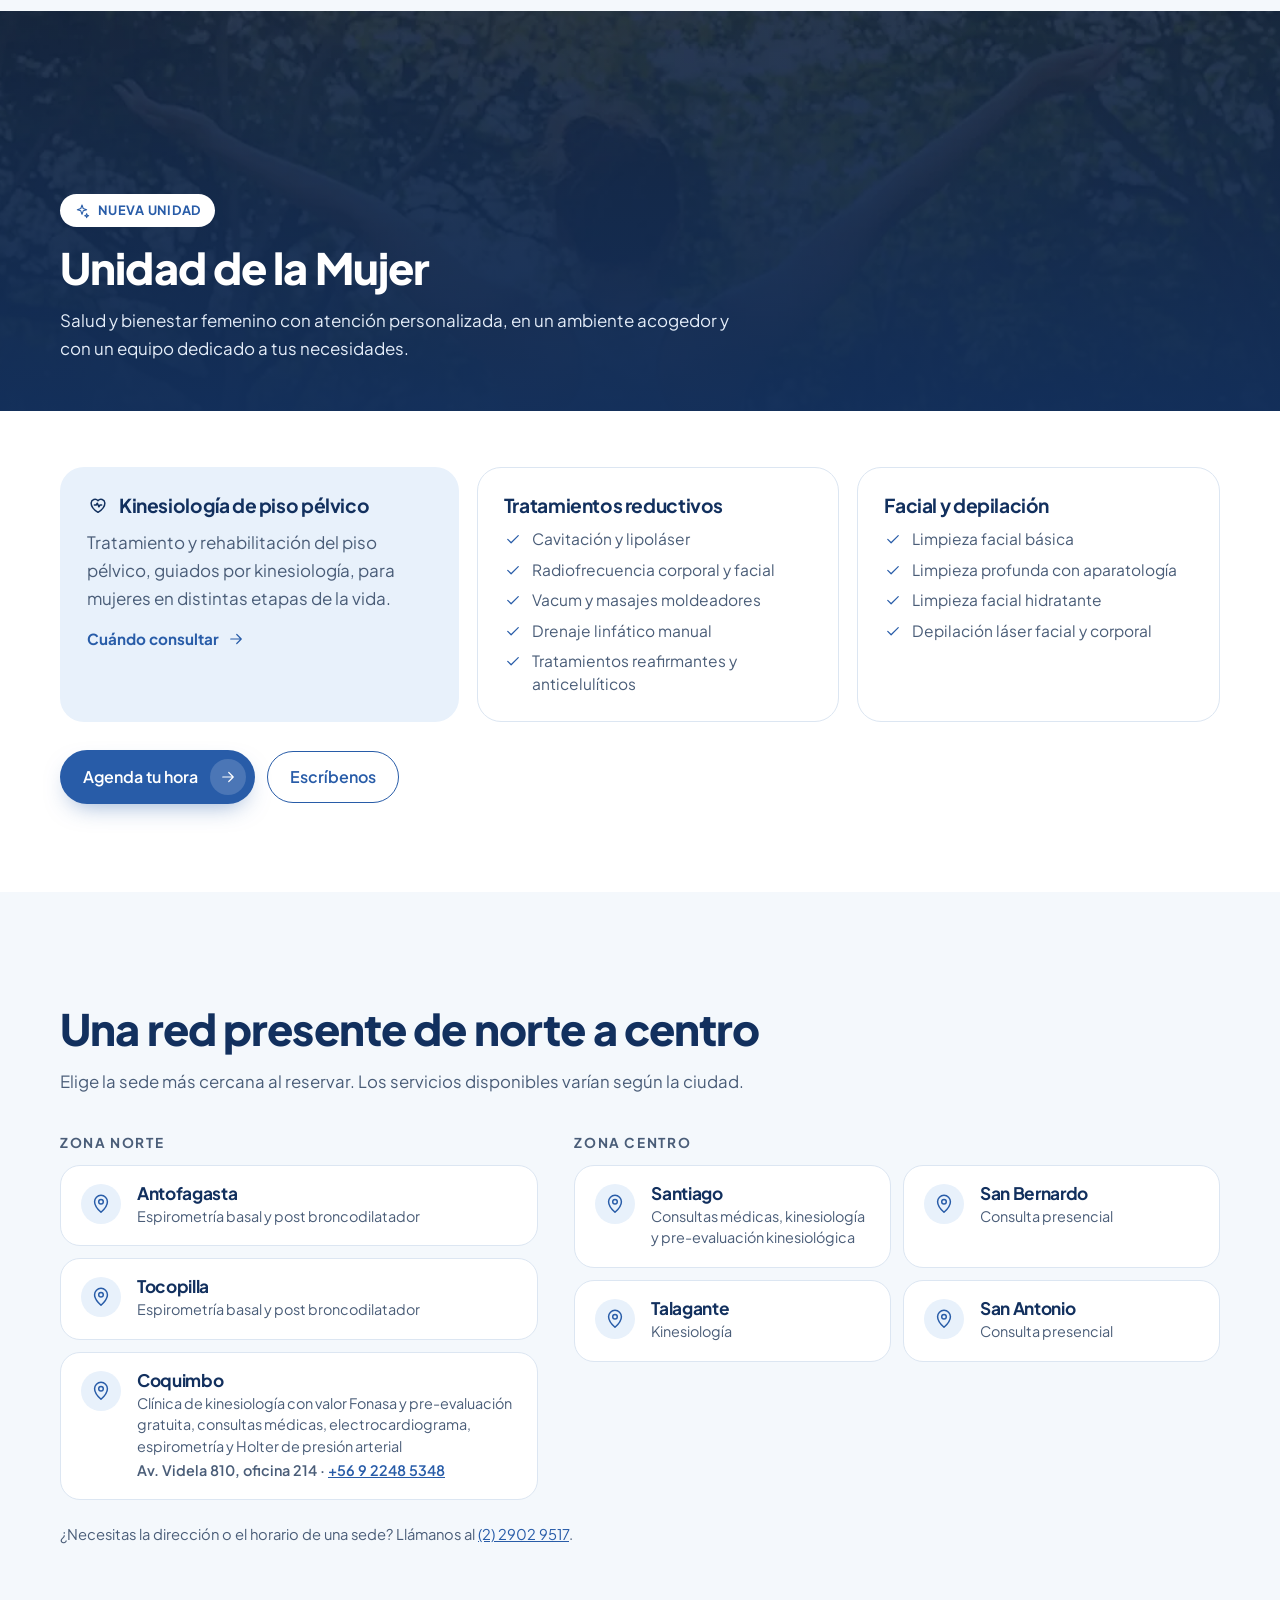
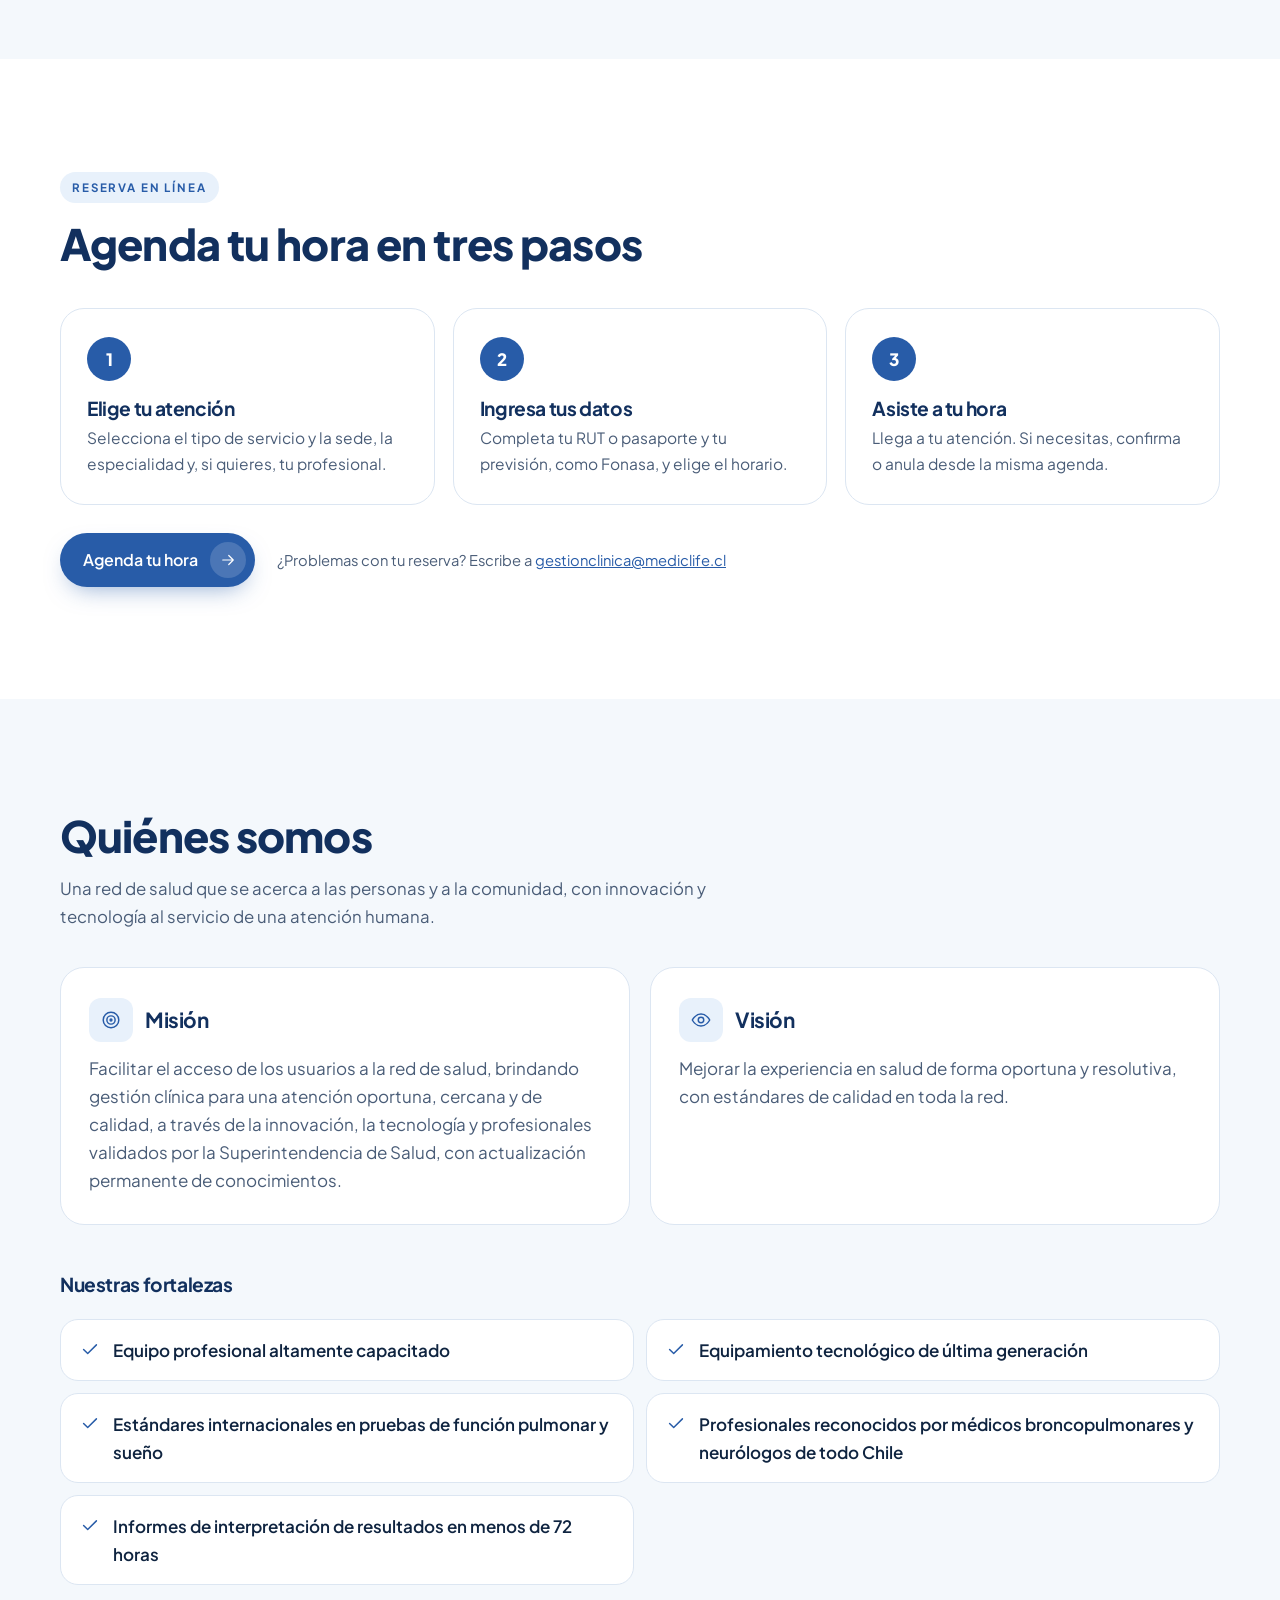
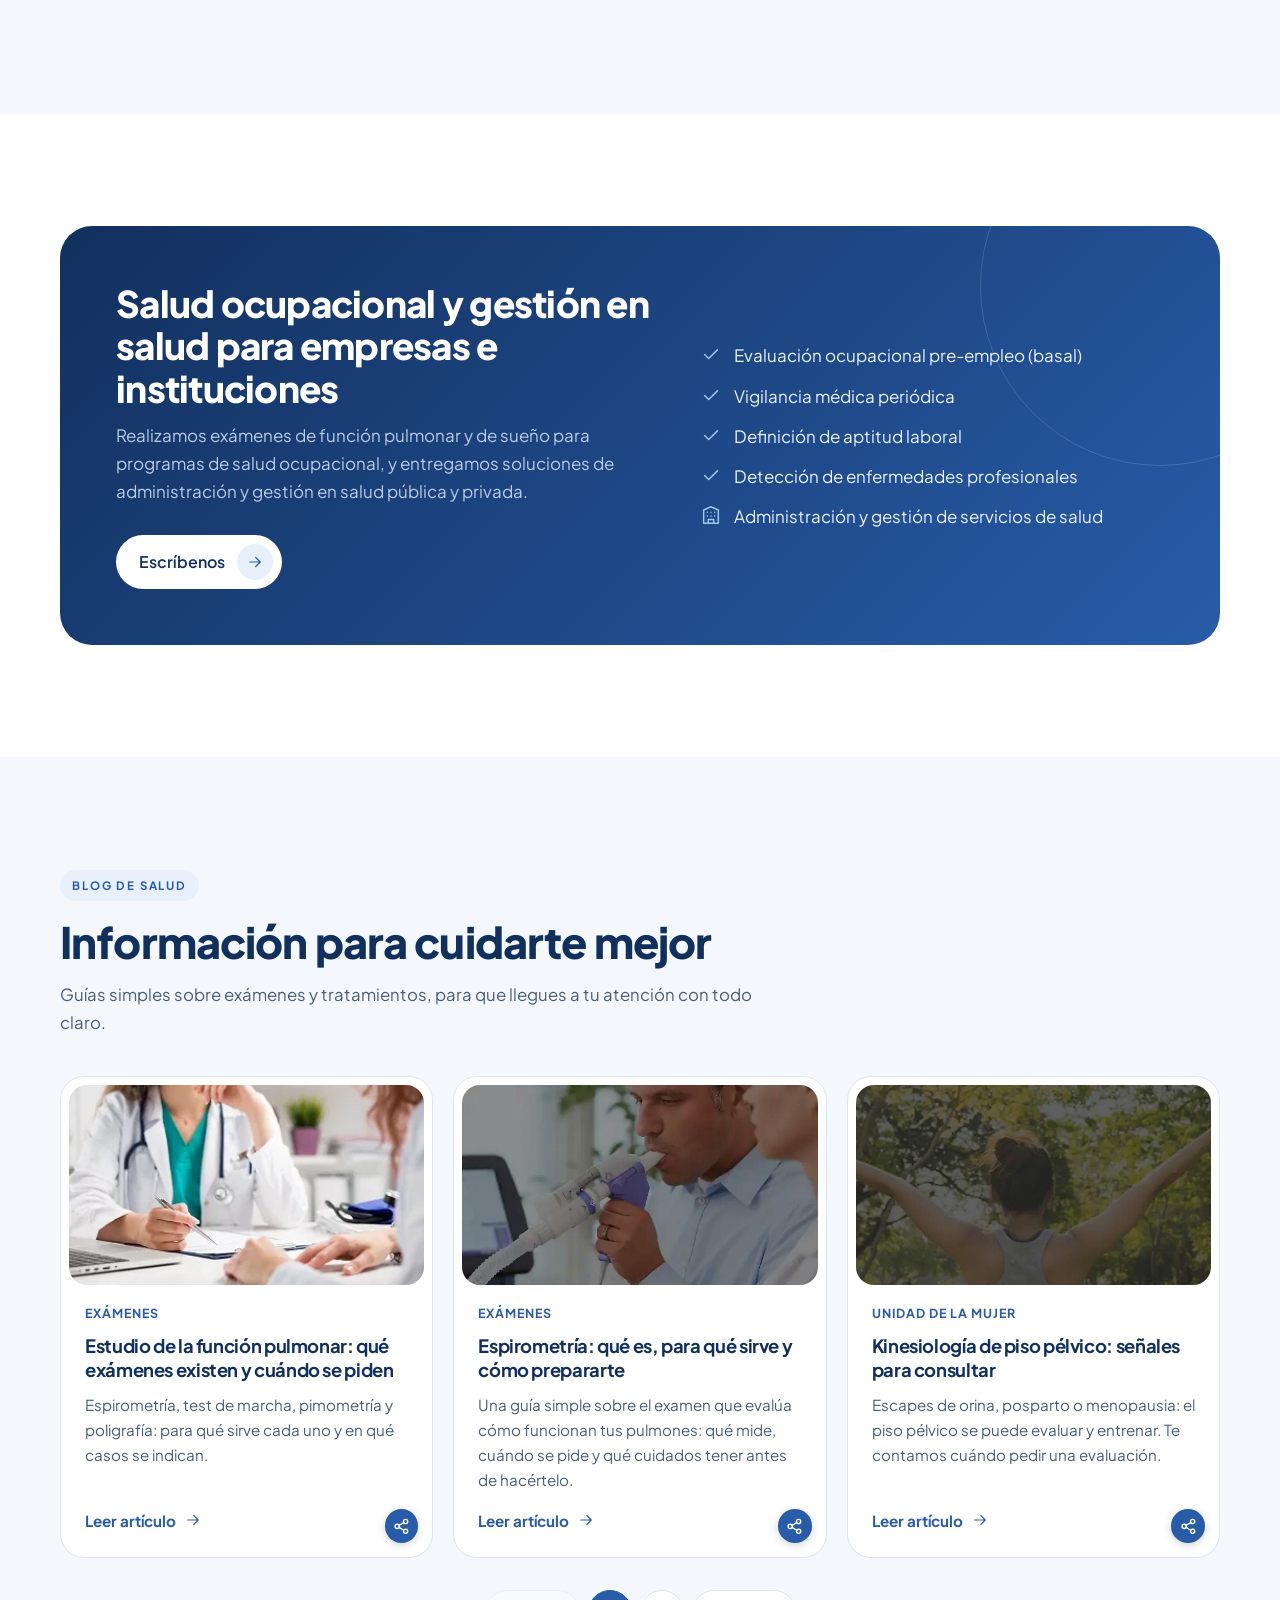
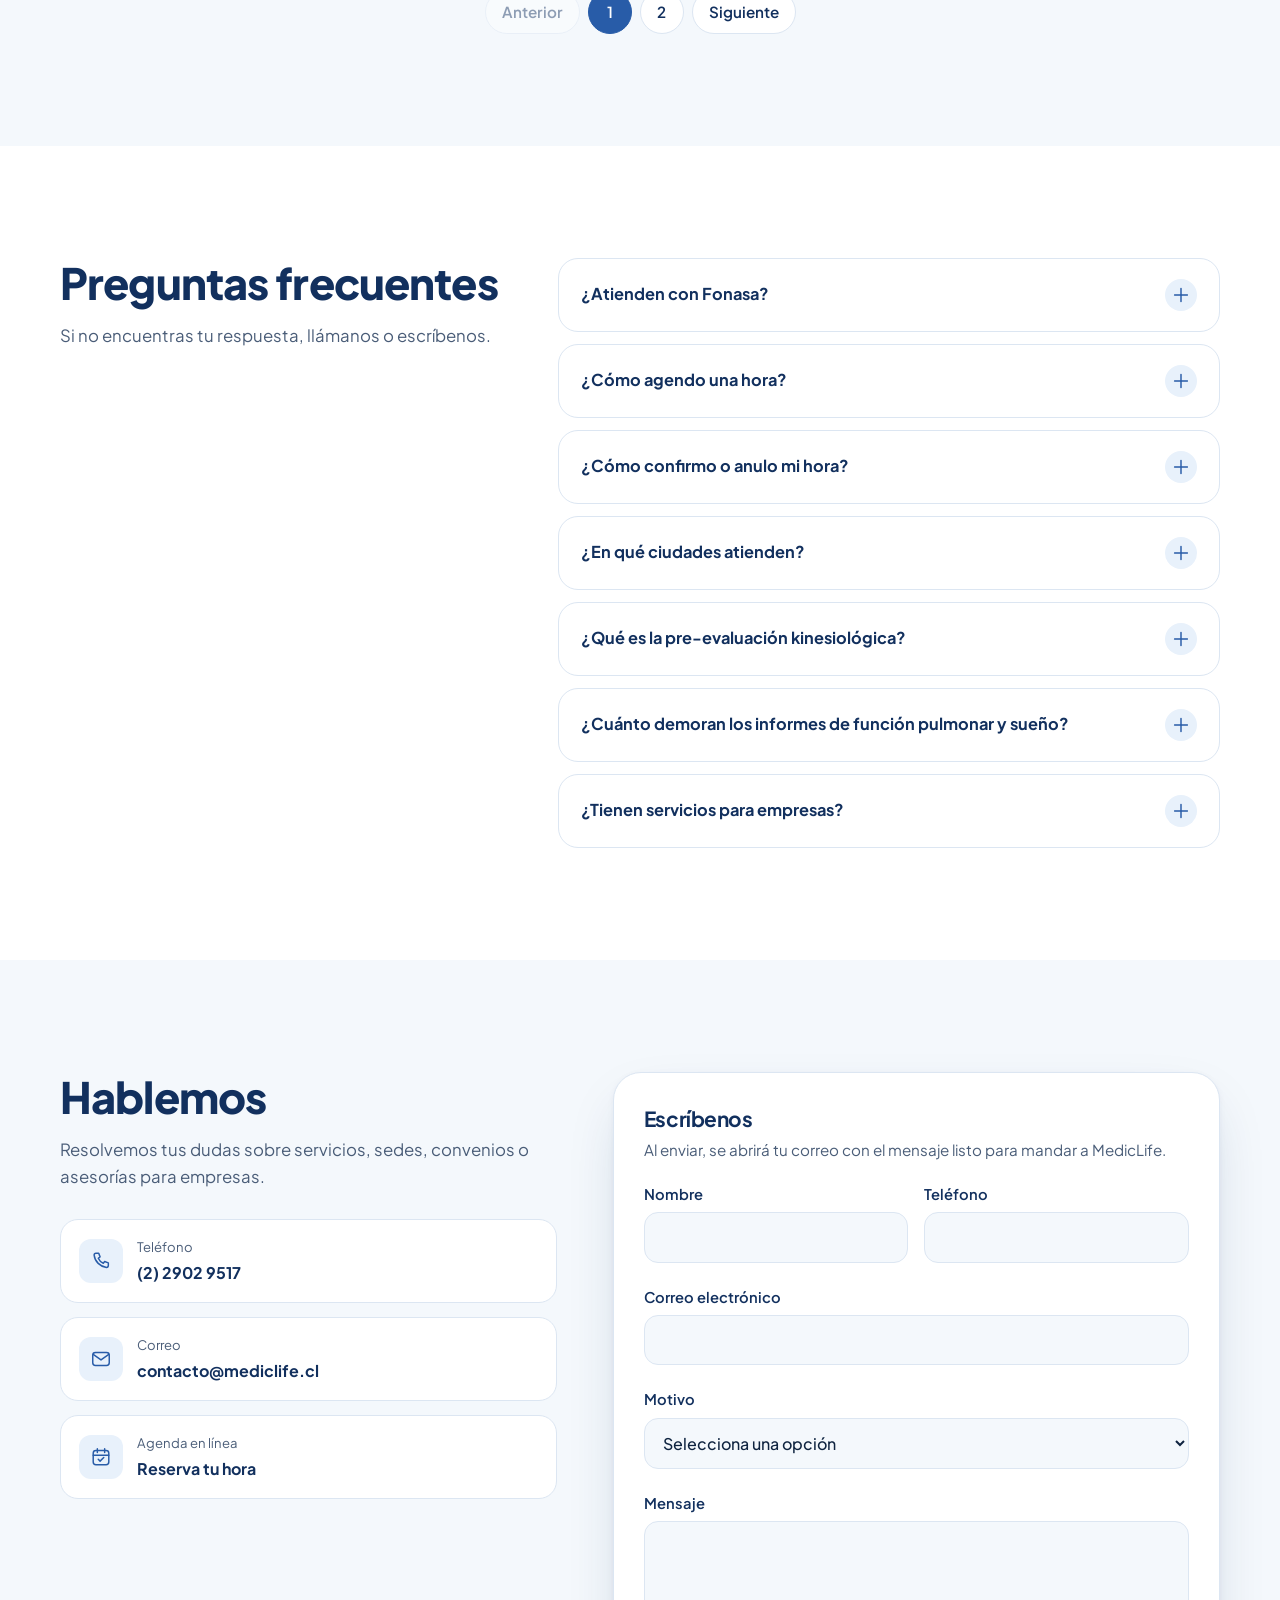
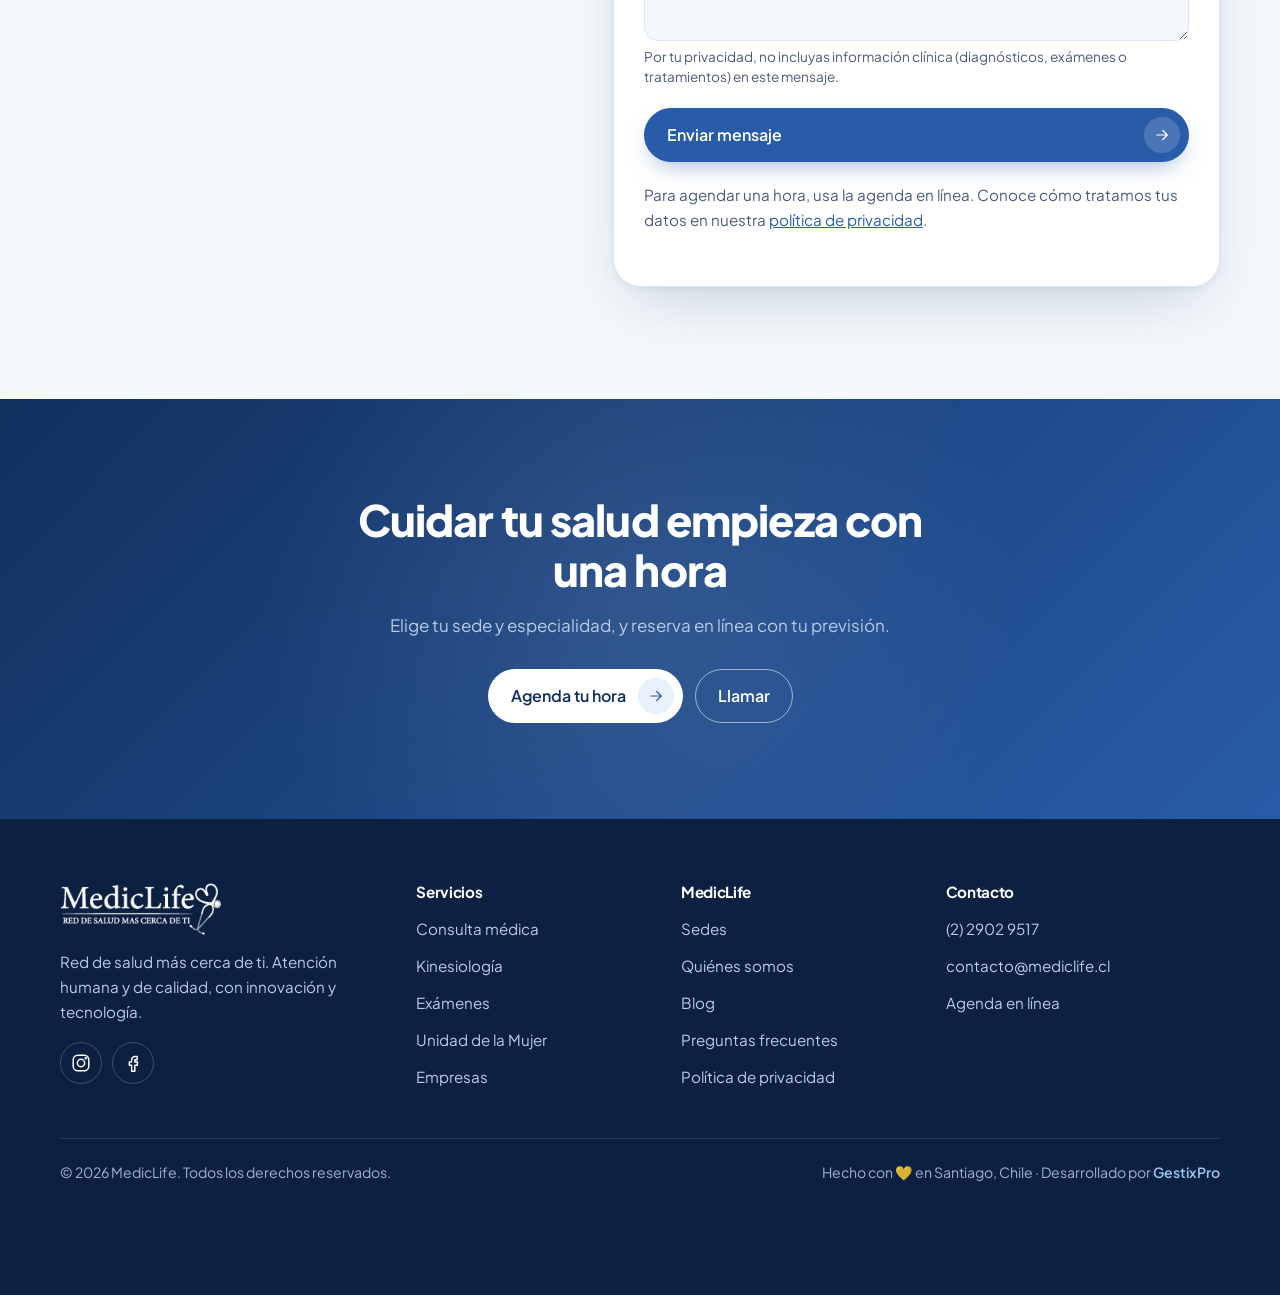
<file: otros-servicios/index.html>
<!DOCTYPE html>
<html lang="es-CL">
<head>
<meta charset="UTF-8">
<meta name="viewport" content="width=device-width, initial-scale=1">
<title>Exámenes y otros servicios | MedicLife</title>
<meta name="robots" content="noindex, follow">
<link rel="canonical" href="https://www.mediclife.cl/#examenes">
<meta http-equiv="refresh" content="0; url=../#examenes">
<script>location.replace('../#examenes');</script>
</head>
<body style="font-family:system-ui,sans-serif;padding:24px">
<p>Esta página se trasladó. <a href="../#examenes">Ir a Exámenes y otros servicios en MedicLife</a>.</p>
</body>
</html>
</file>
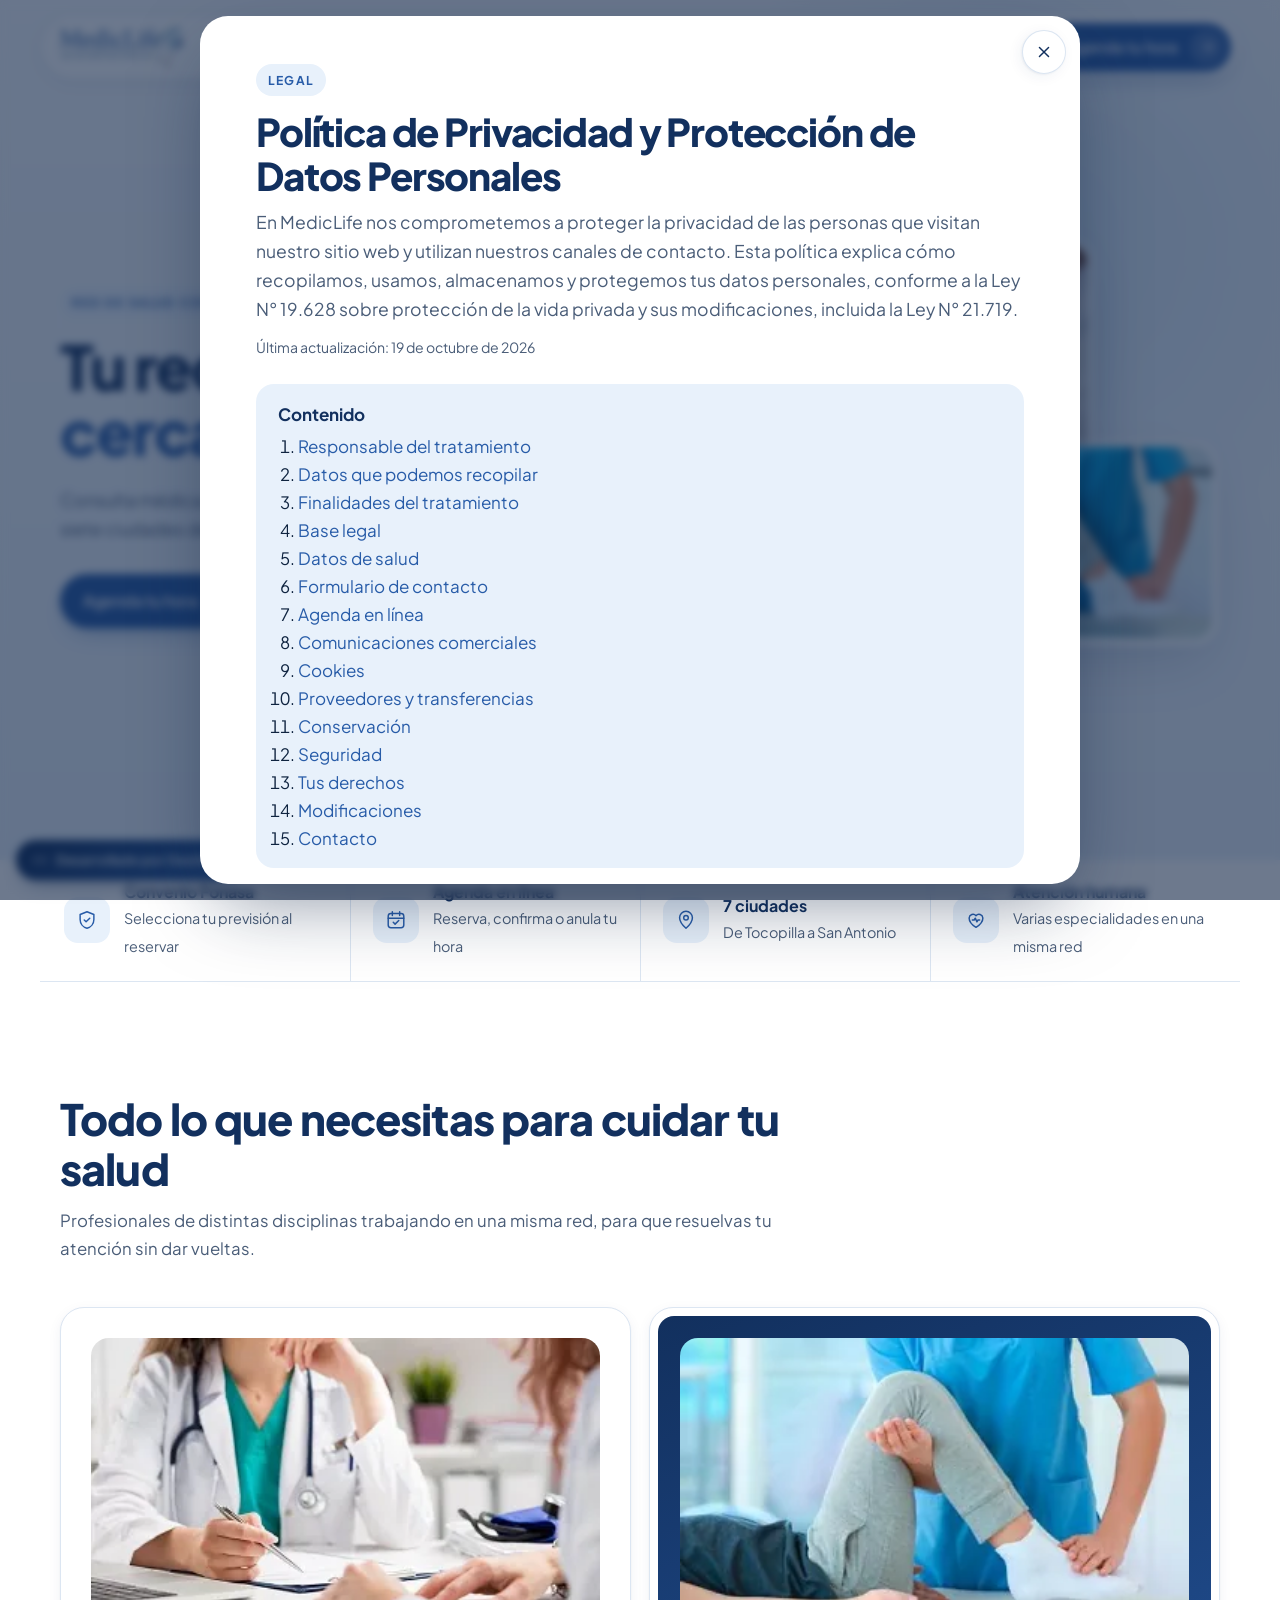
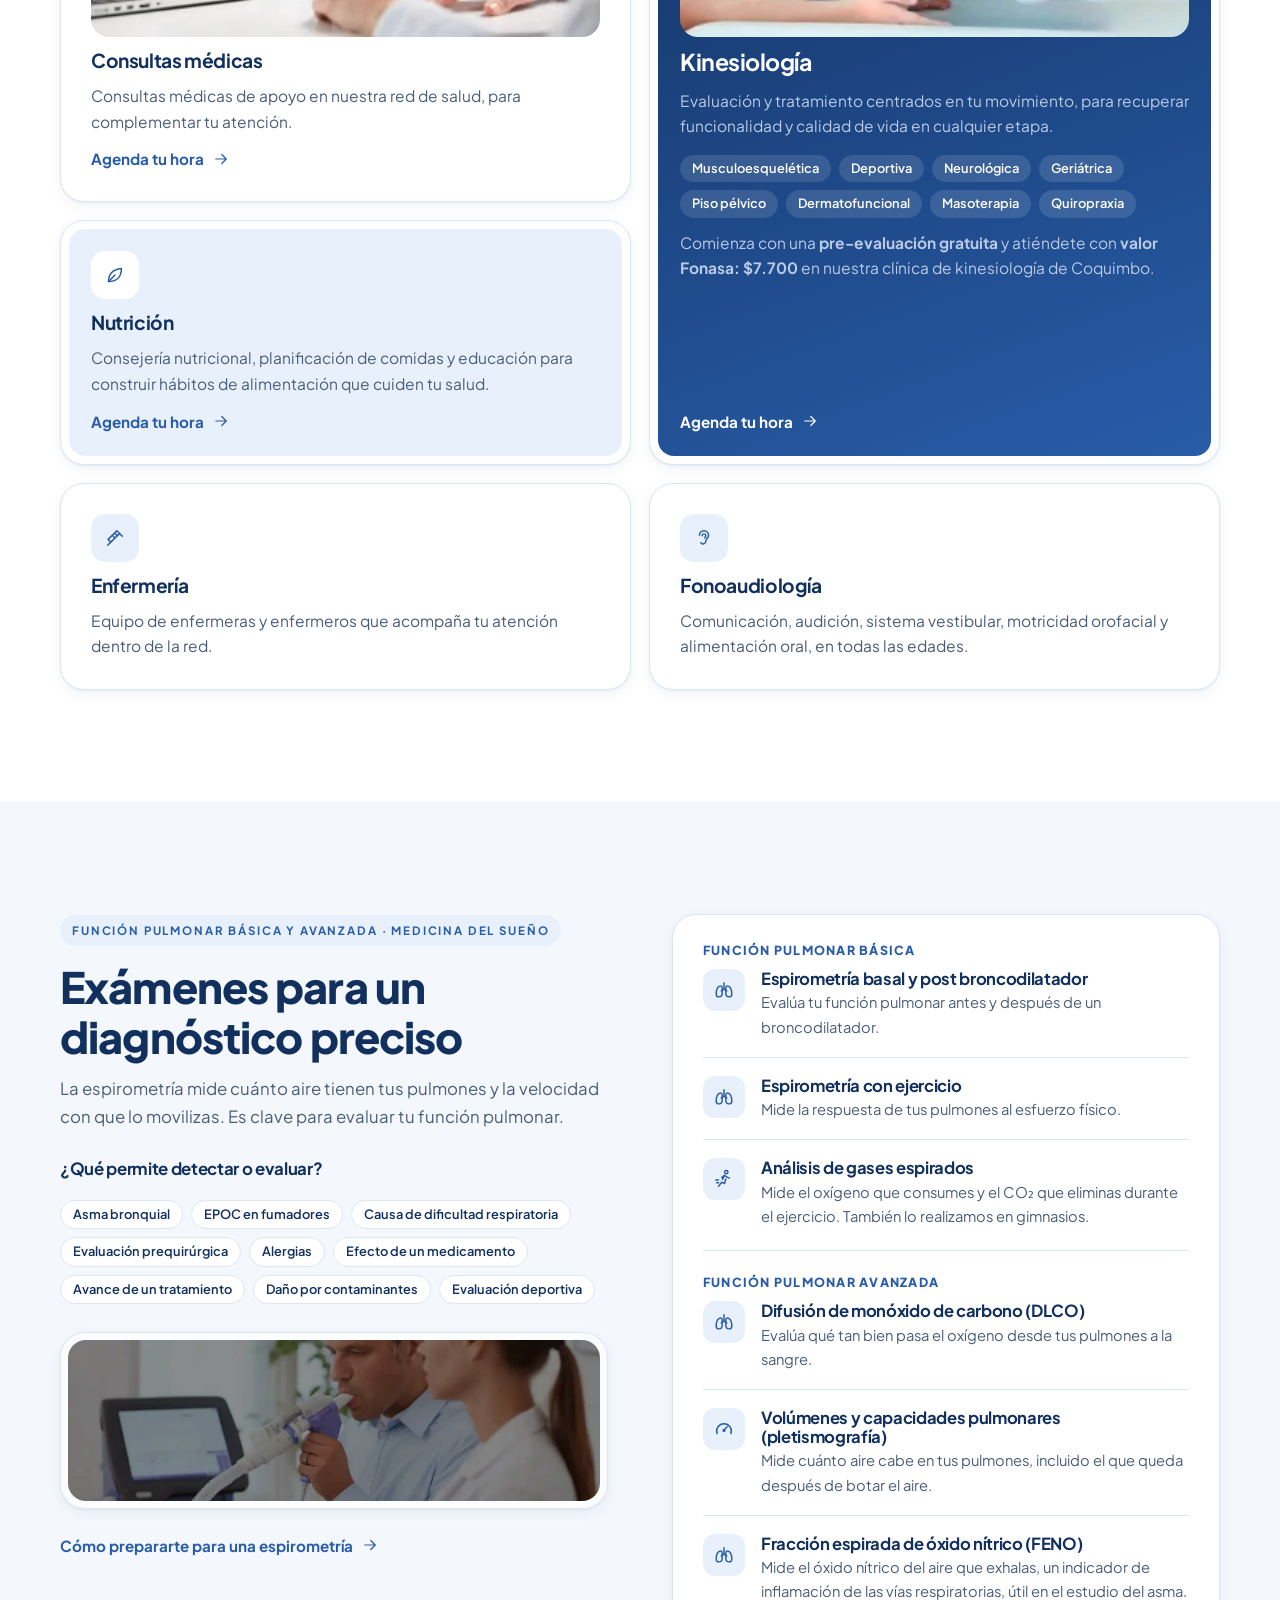
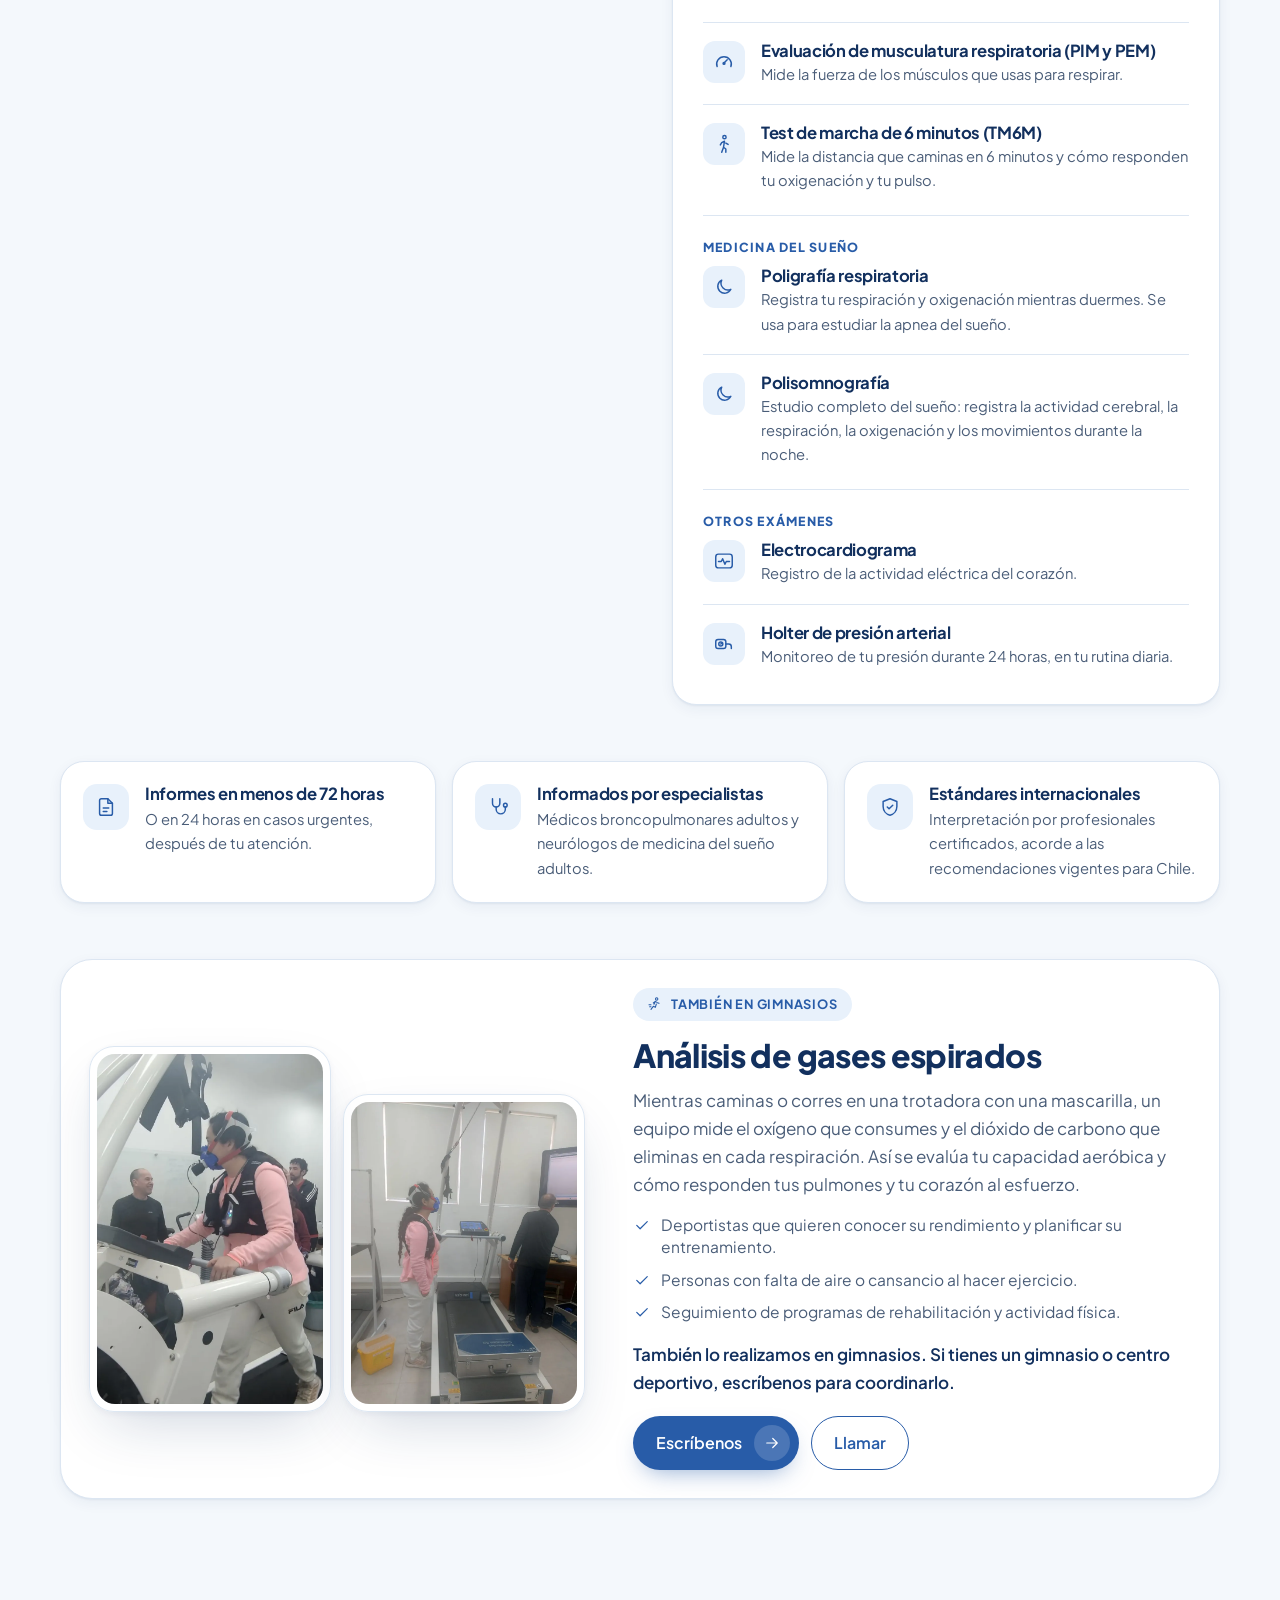
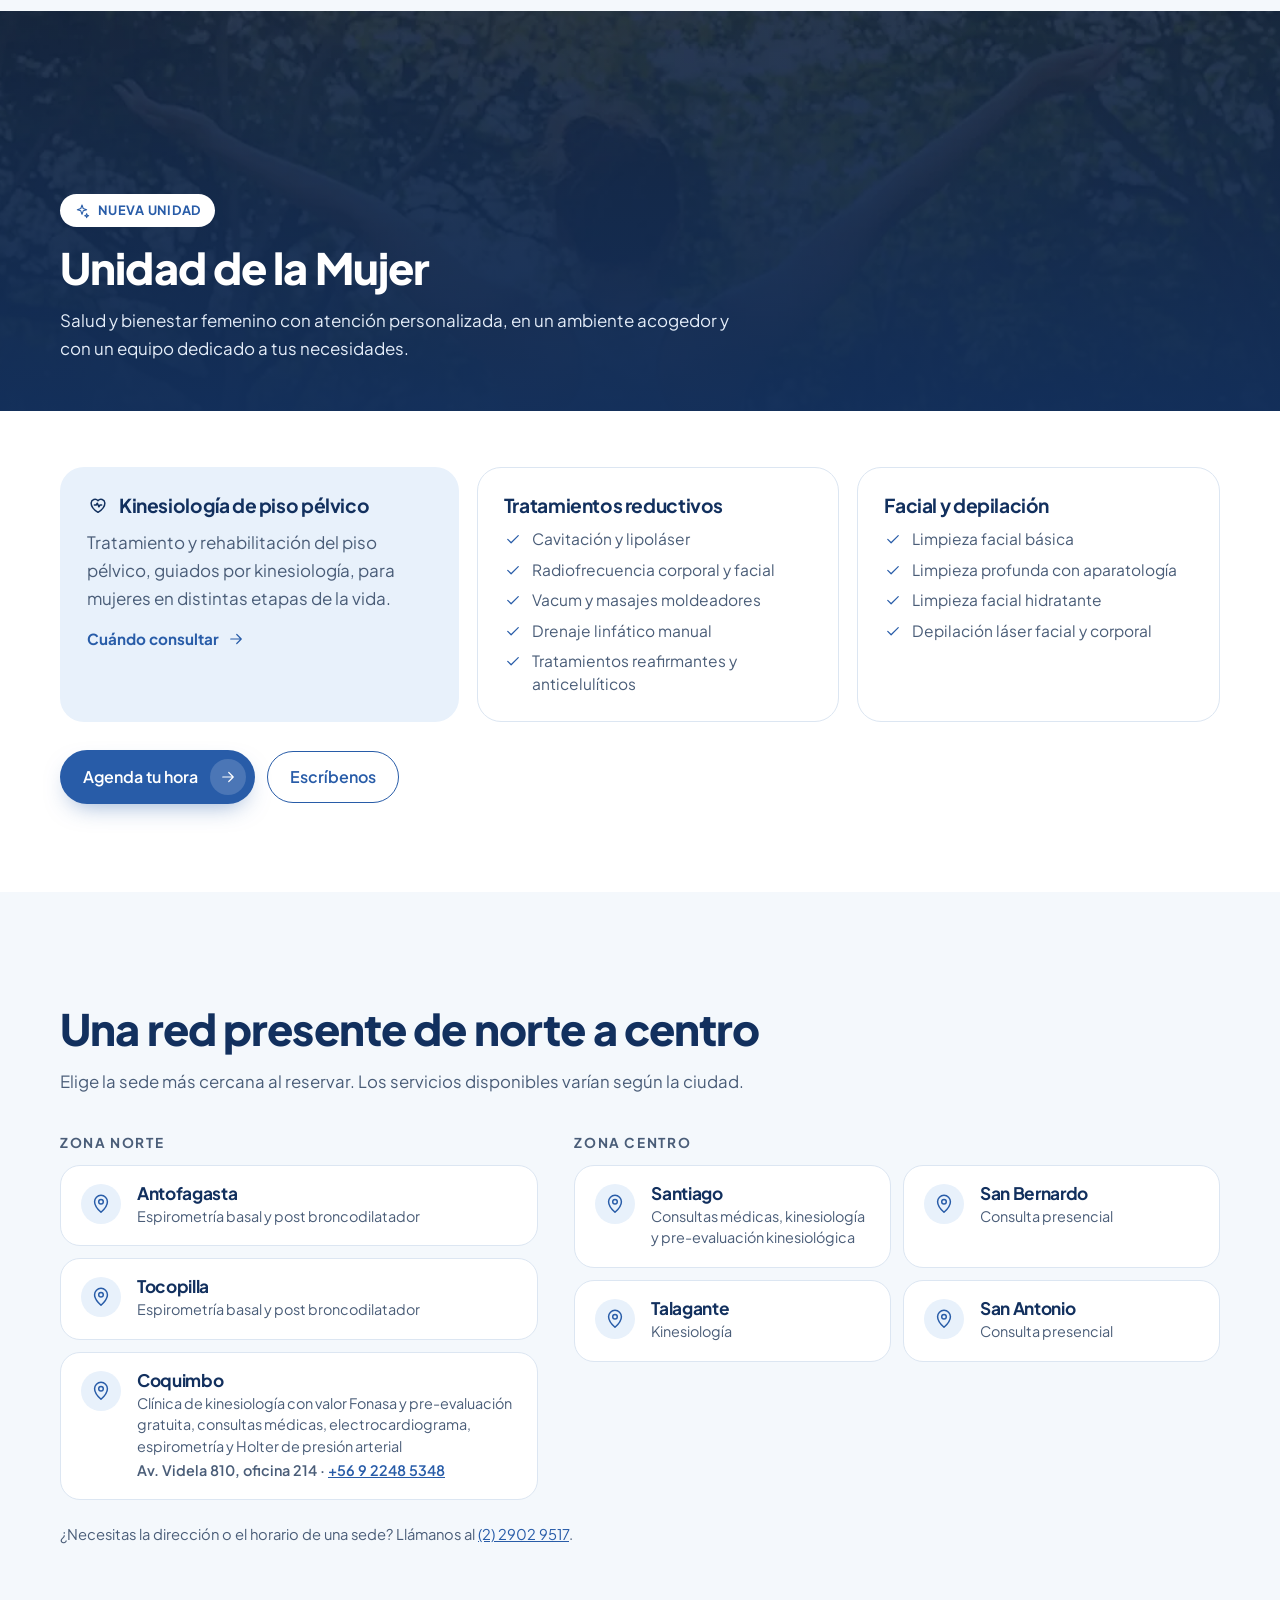
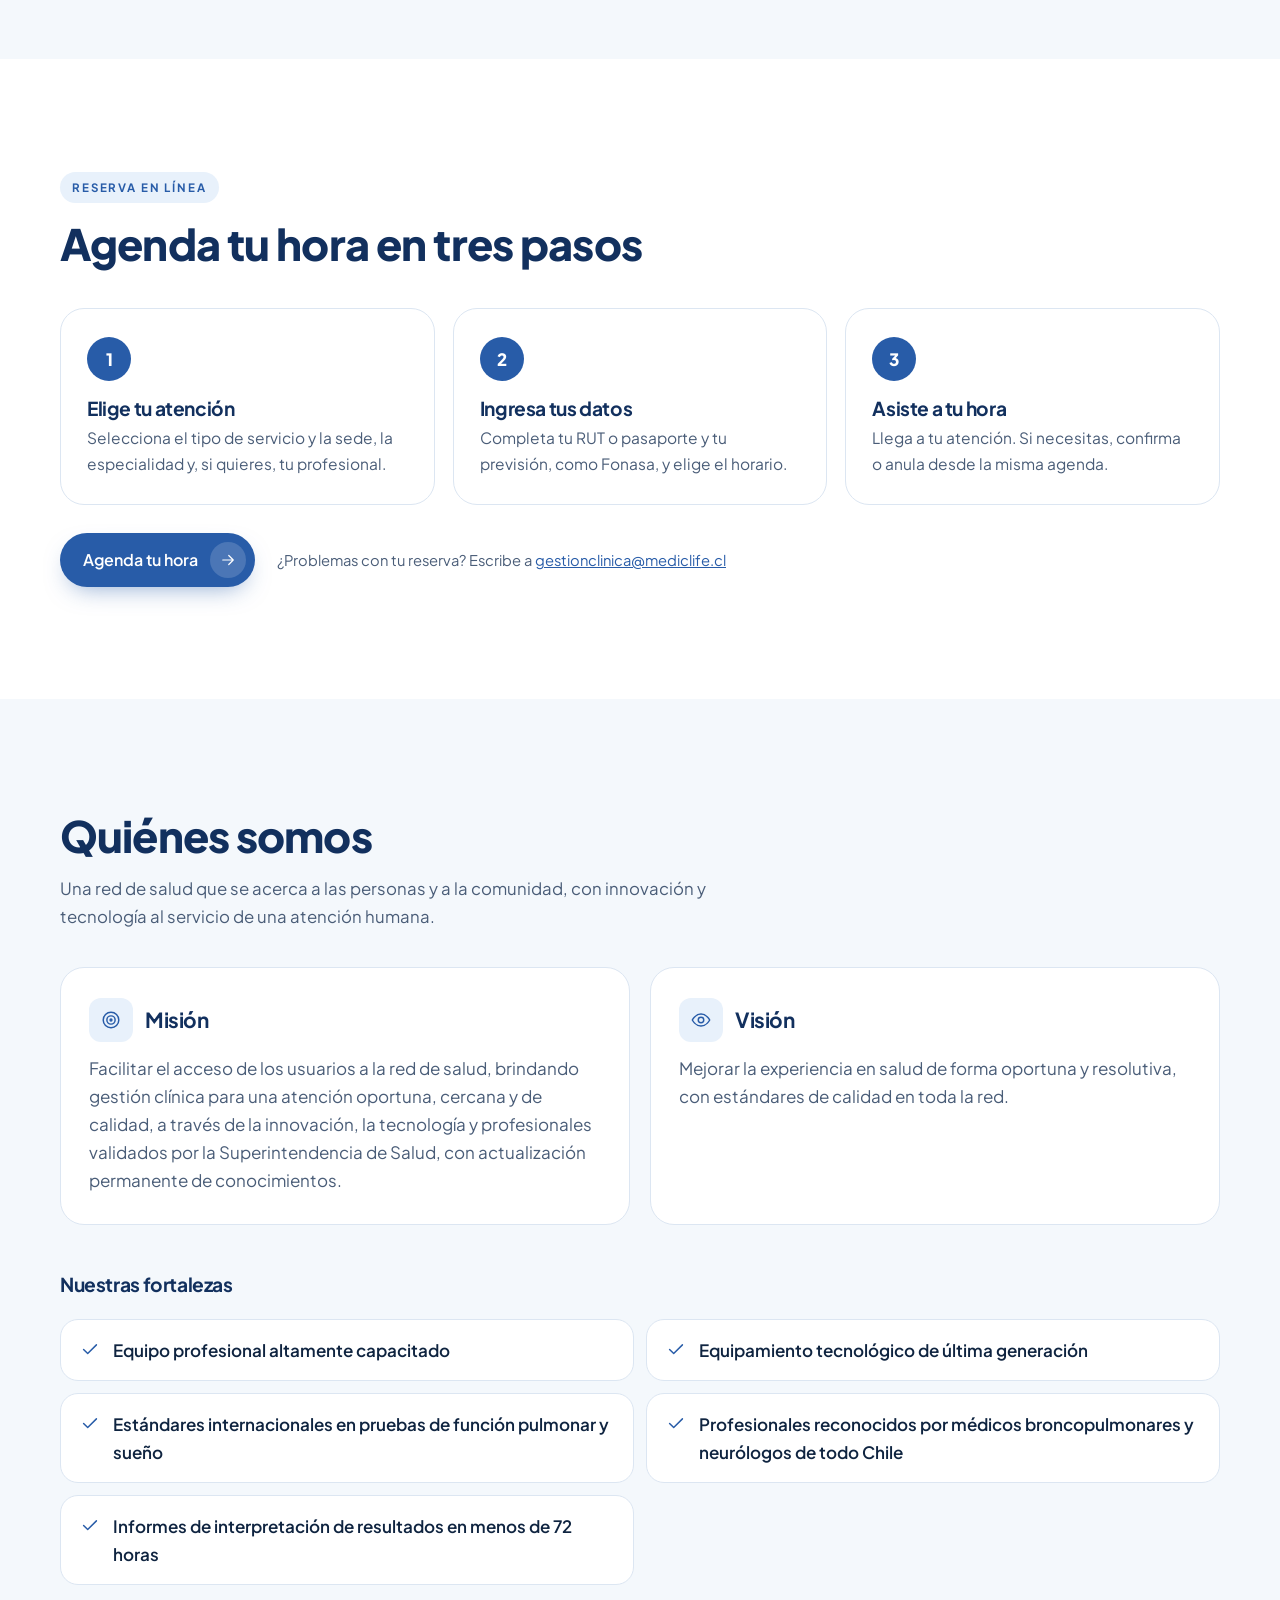
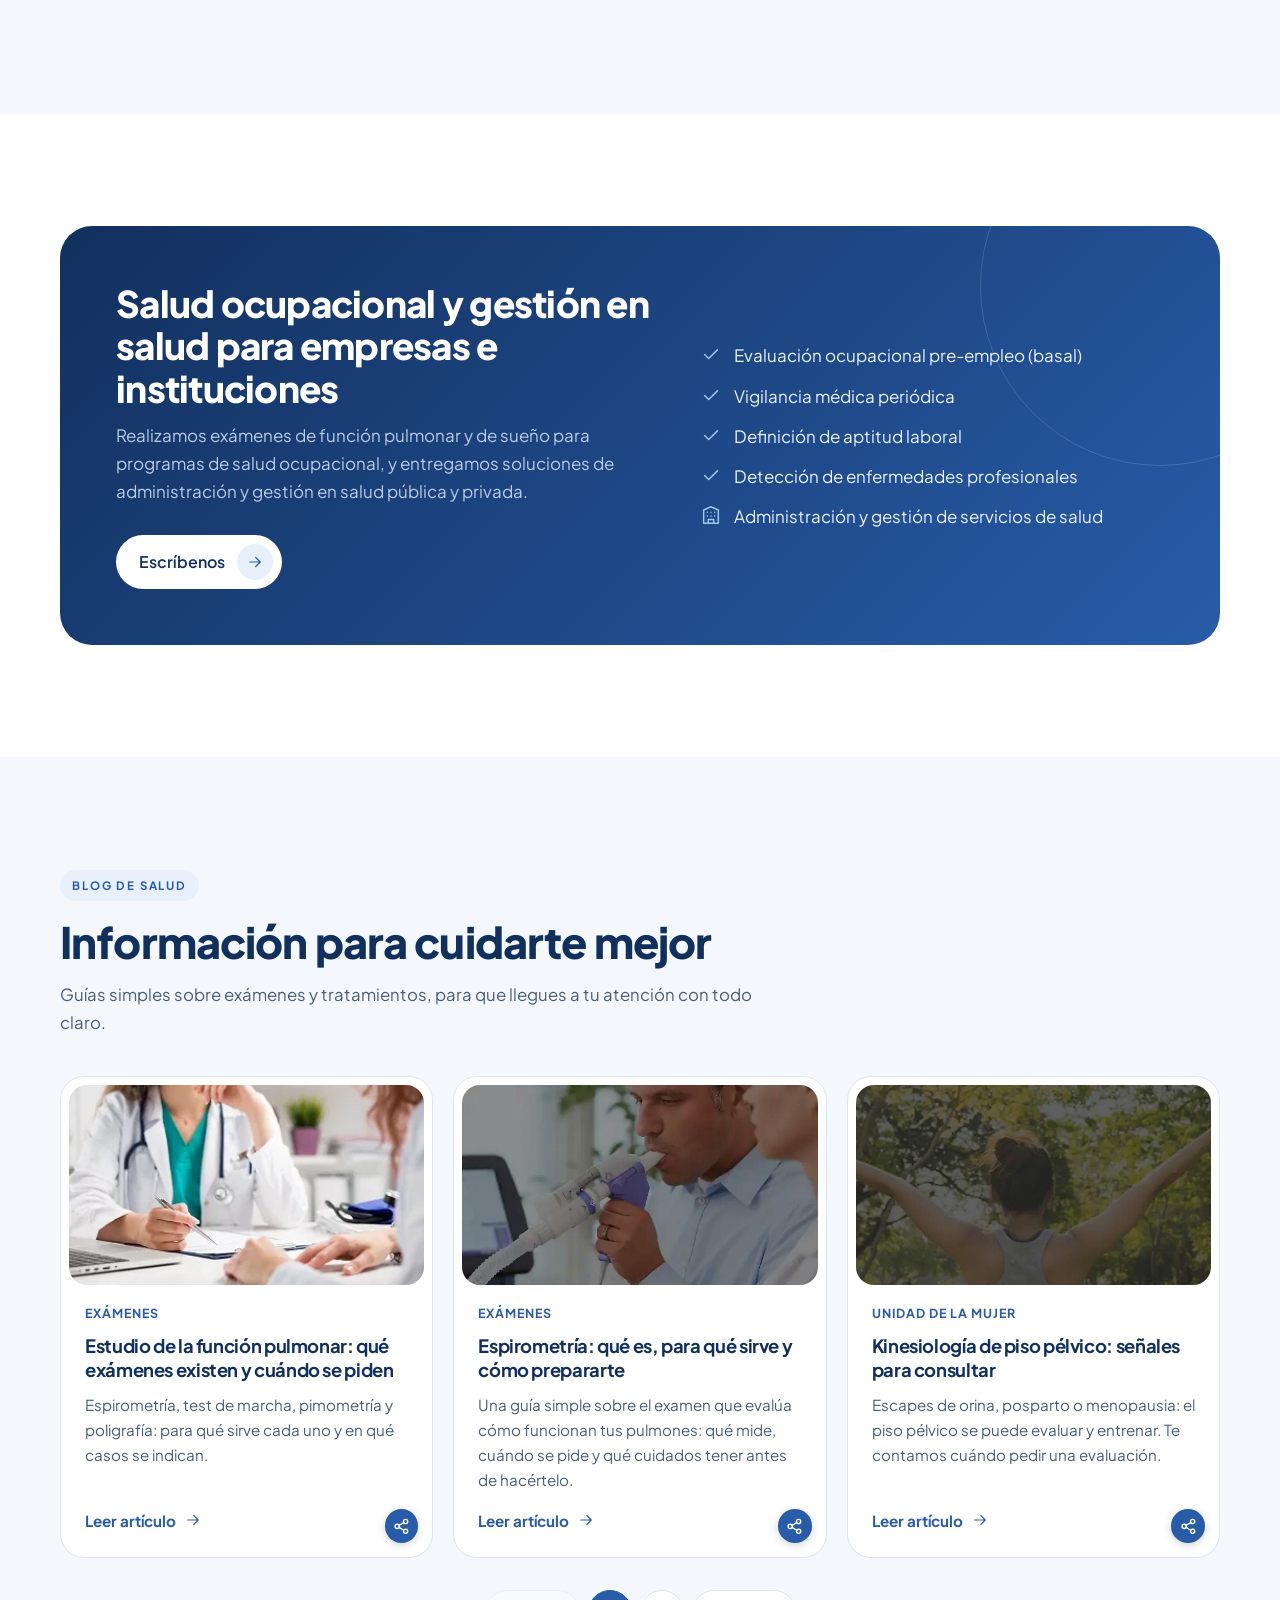
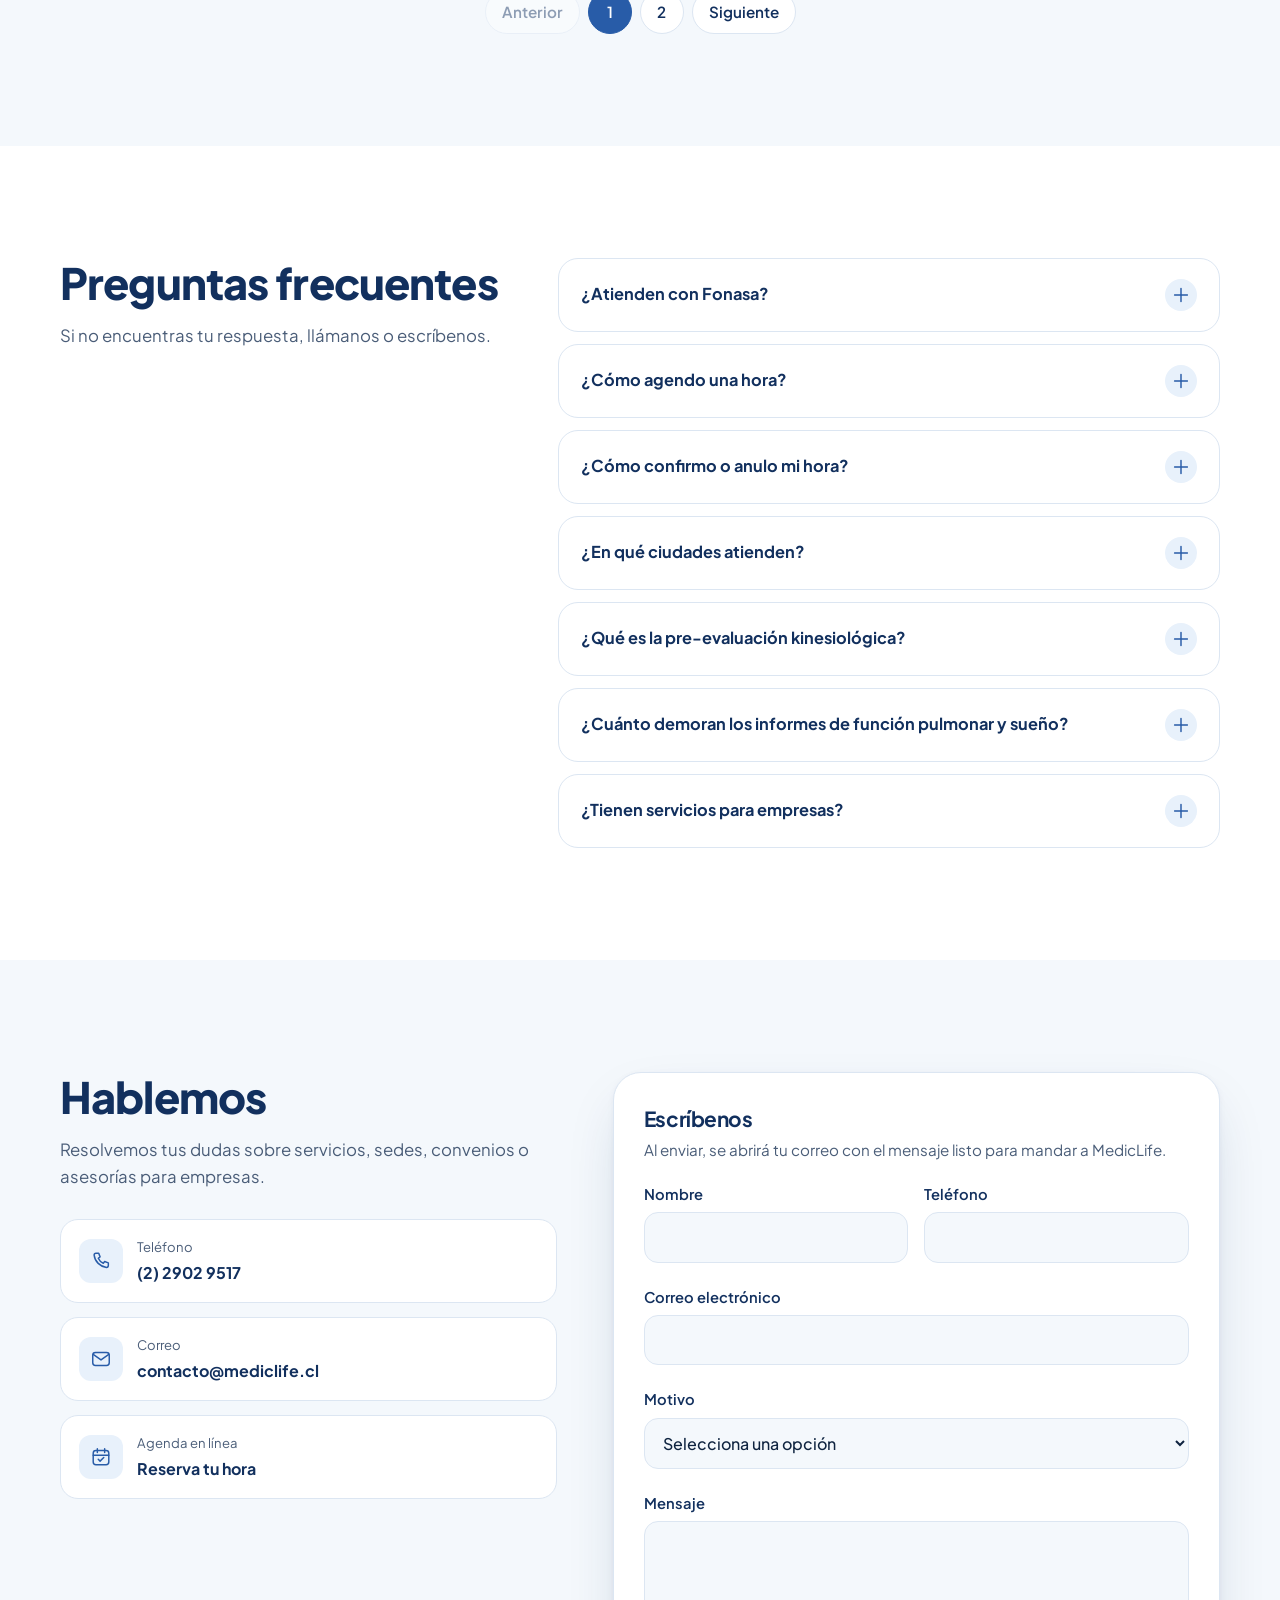
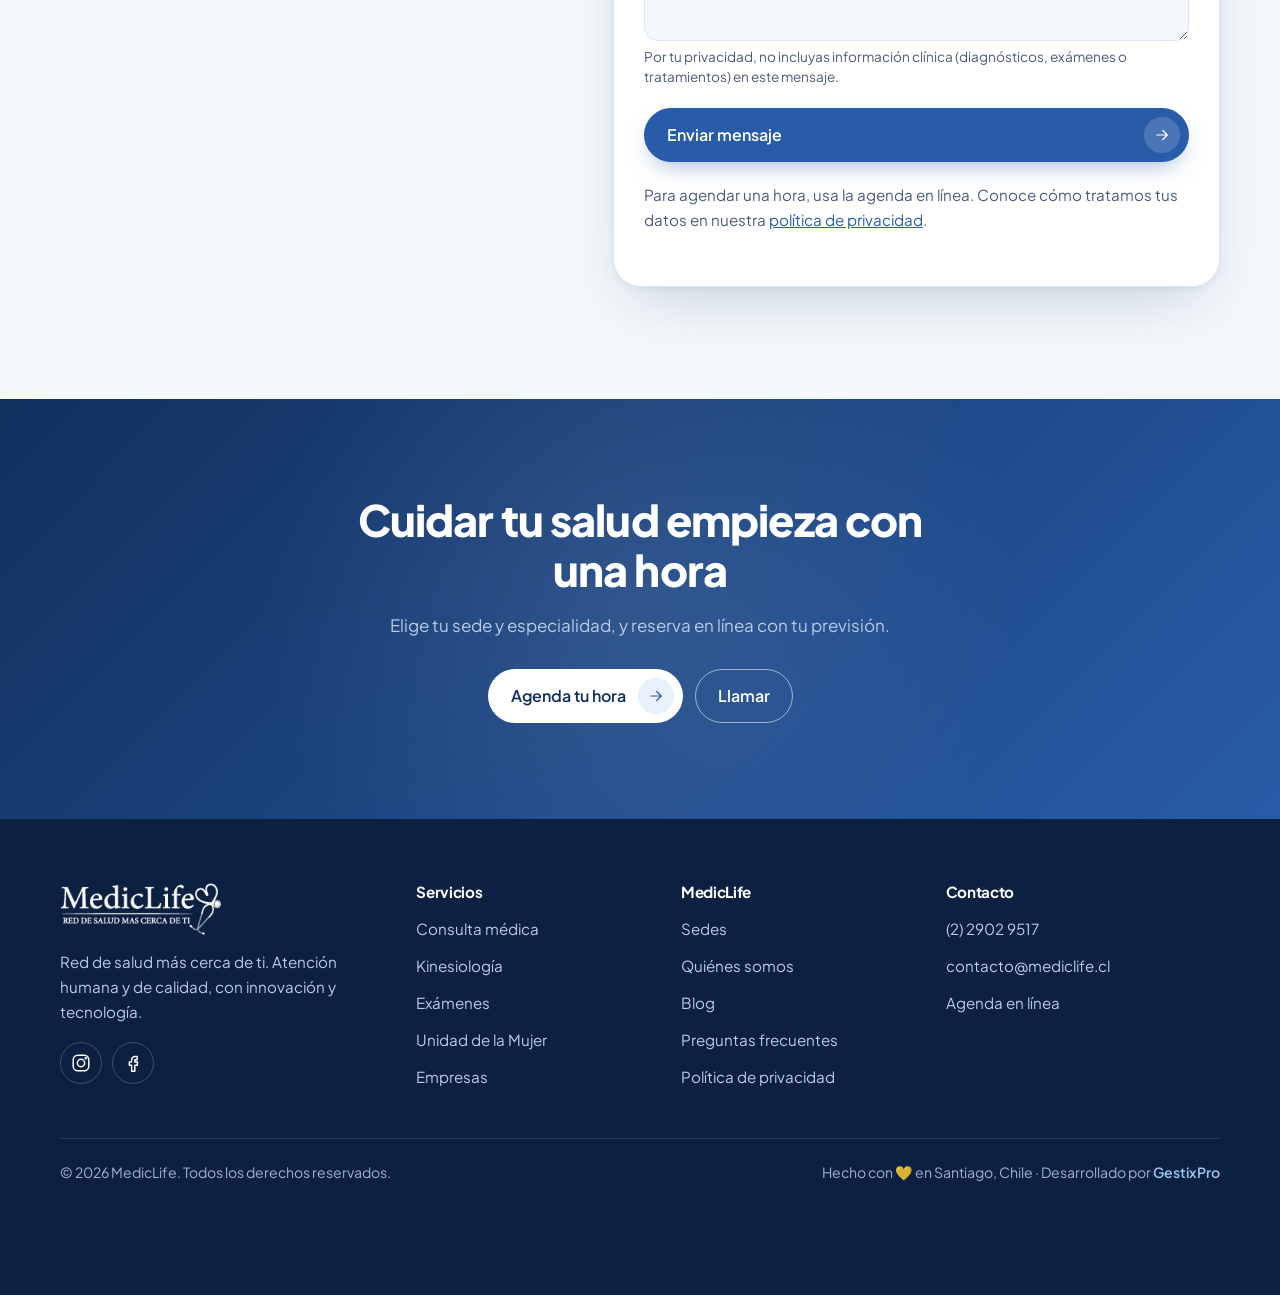
<file: politica-y-privacidad/index.html>
<!DOCTYPE html>
<html lang="es-CL">
<head>
<meta charset="UTF-8">
<meta name="viewport" content="width=device-width, initial-scale=1">
<title>Política de privacidad | MedicLife</title>
<meta name="robots" content="noindex, follow">
<link rel="canonical" href="https://www.mediclife.cl/#politica-de-privacidad">
<meta http-equiv="refresh" content="0; url=../#politica-de-privacidad">
<script>location.replace('../#politica-de-privacidad');</script>
</head>
<body style="font-family:system-ui,sans-serif;padding:24px">
<p>Esta página se trasladó. <a href="../#politica-de-privacidad">Ir a Política de privacidad en MedicLife</a>.</p>
</body>
</html>
</file>
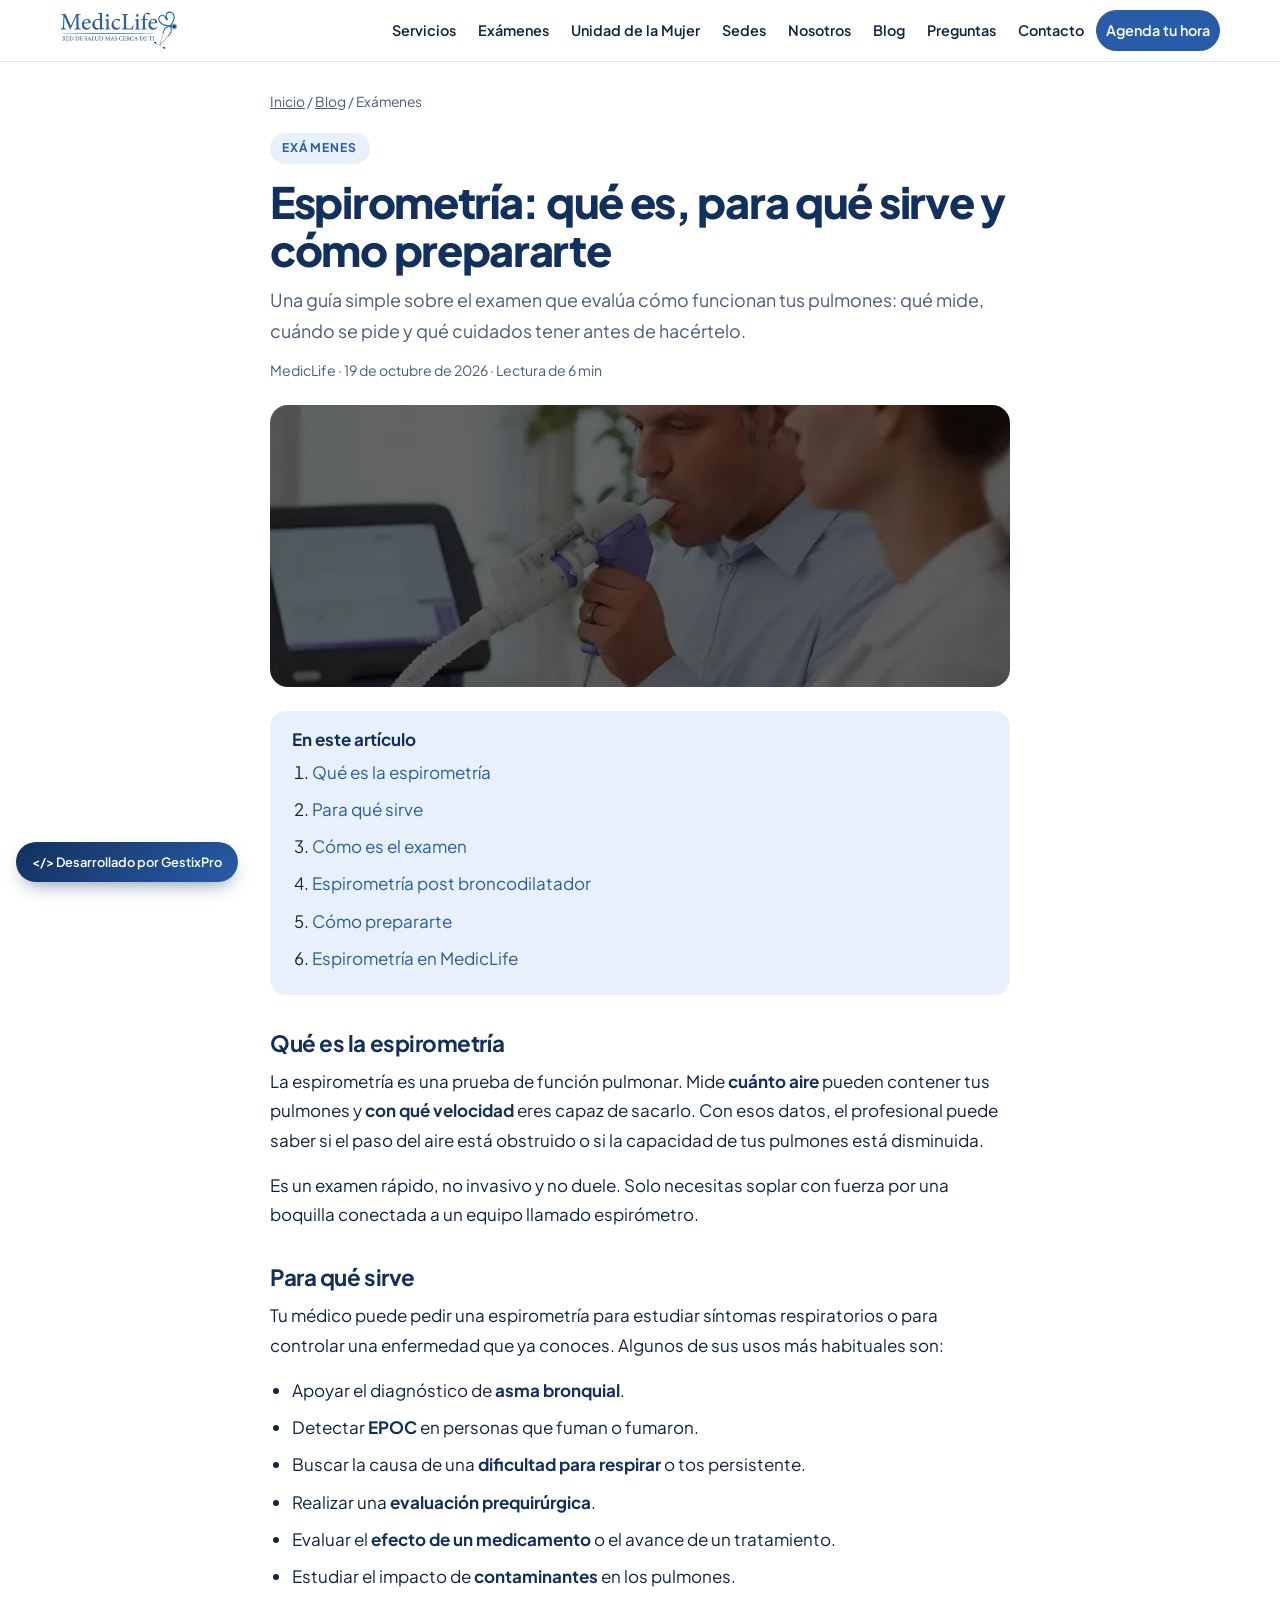
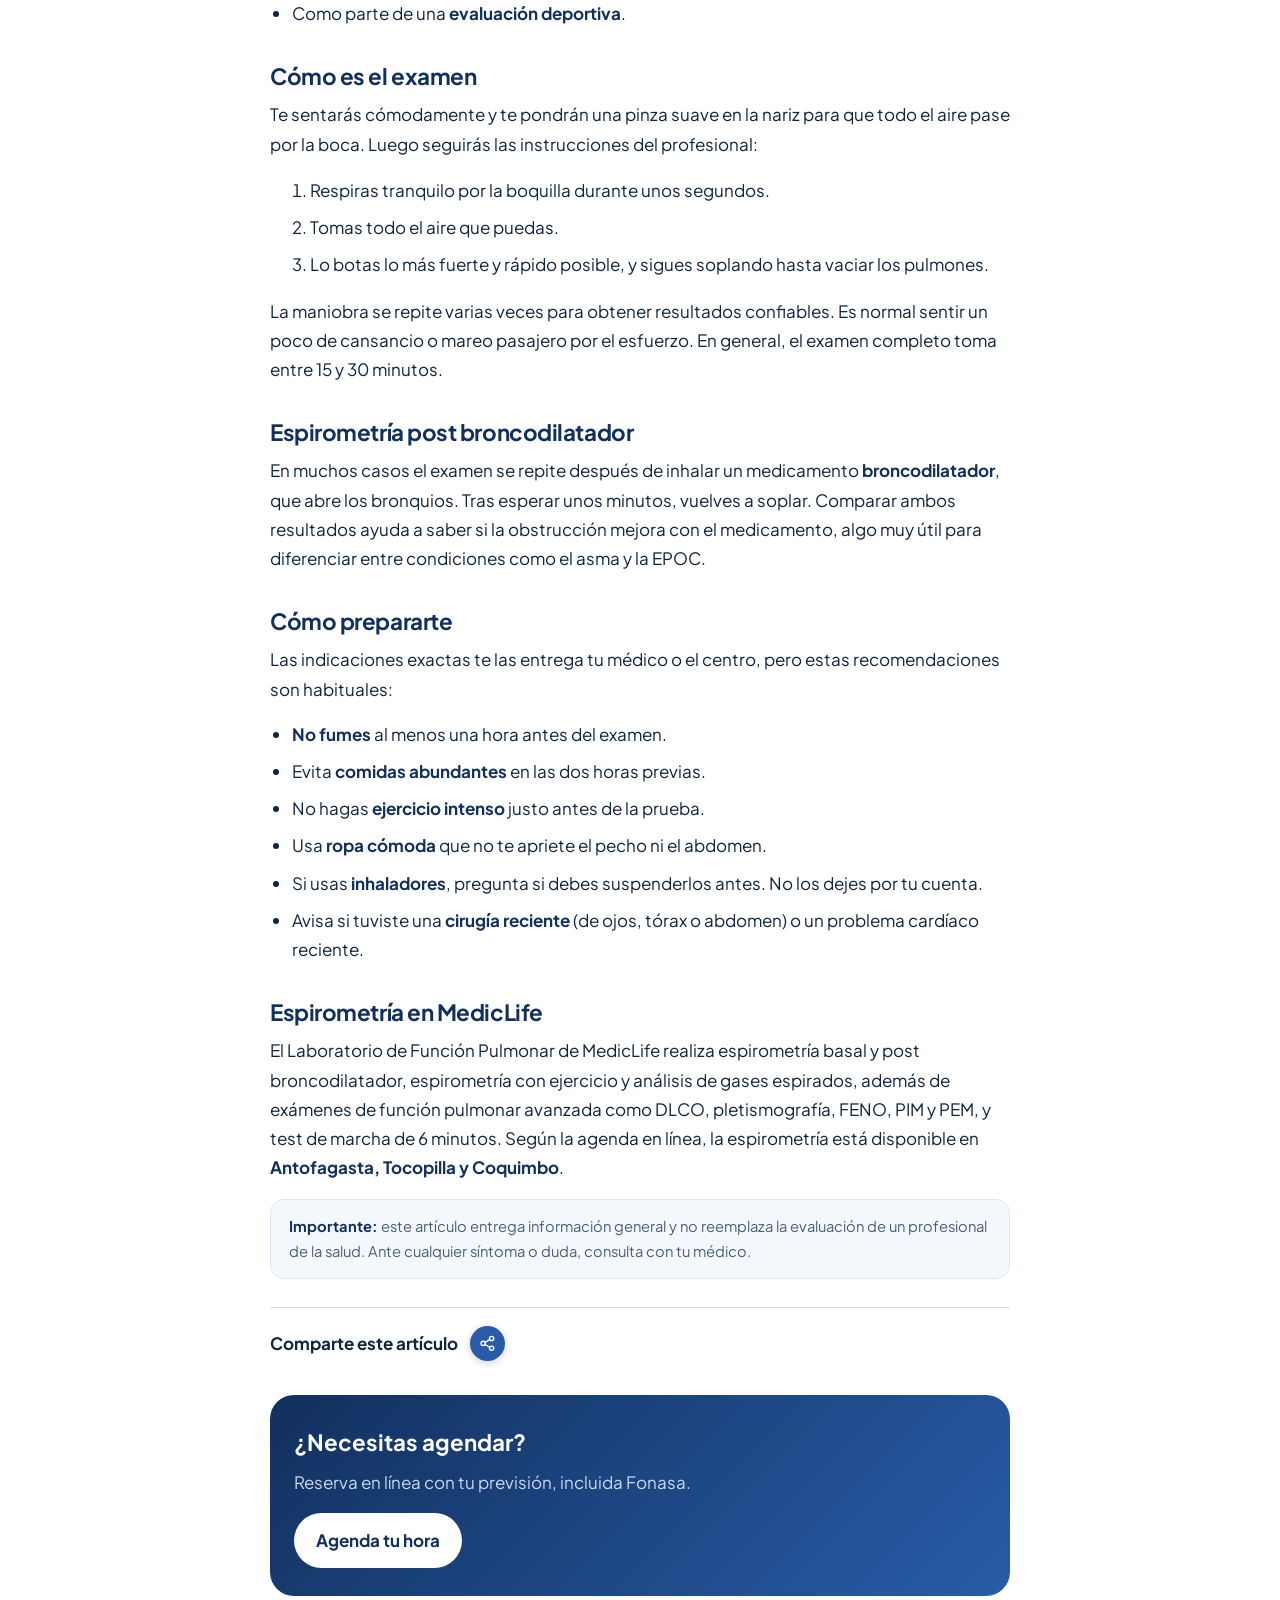
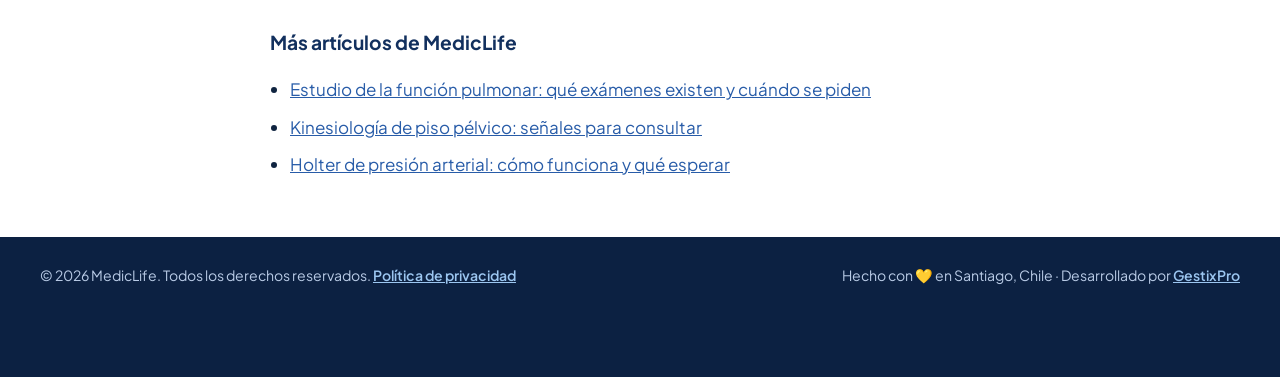
<file: blog/espirometria-que-es-y-como-prepararte.html>
<!DOCTYPE html>
<html lang="es-CL">
<head>
<meta charset="UTF-8">
<meta name="viewport" content="width=device-width, initial-scale=1">
<title>Espirometría: qué es, para qué sirve y cómo prepararte | MedicLife</title>
<meta name="description" content="Una guía simple sobre el examen que evalúa cómo funcionan tus pulmones: qué mide, cuándo se pide y qué cuidados tener antes de hacértelo.">
<link rel="canonical" href="https://www.mediclife.cl/blog/espirometria-que-es-y-como-prepararte.html">
<meta name="robots" content="index, follow">
<meta name="theme-color" content="#285CA8">
<meta property="og:type" content="article">
<meta property="og:locale" content="es_CL">
<meta property="og:site_name" content="MedicLife">
<meta property="og:title" content="Espirometría: qué es, para qué sirve y cómo prepararte">
<meta property="og:description" content="Una guía simple sobre el examen que evalúa cómo funcionan tus pulmones: qué mide, cuándo se pide y qué cuidados tener antes de hacértelo.">
<meta property="og:url" content="https://www.mediclife.cl/blog/espirometria-que-es-y-como-prepararte.html">
<meta property="og:image" content="https://www.mediclife.cl/og/blog/espirometria-que-es-y-como-prepararte.jpg">
<meta property="og:image:width" content="1200">
<meta property="og:image:height" content="630">
<meta name="twitter:image" content="https://www.mediclife.cl/og/blog/espirometria-que-es-y-como-prepararte.jpg">
<meta name="twitter:card" content="summary_large_image">
<link rel="icon" type="image/png" href="../assets/img/favicon.png">
<link rel="apple-touch-icon" href="../assets/img/apple-touch-icon.png">
<script type="application/ld+json">{"@context": "https://schema.org", "@type": "BlogPosting", "headline": "Espirometría: qué es, para qué sirve y cómo prepararte", "description": "Una guía simple sobre el examen que evalúa cómo funcionan tus pulmones: qué mide, cuándo se pide y qué cuidados tener antes de hacértelo.", "image": "https://www.mediclife.cl/assets/img/espirometria.webp", "datePublished": "2026-10-19", "dateModified": "2026-10-19", "inLanguage": "es-CL", "mainEntityOfPage": "https://www.mediclife.cl/blog/espirometria-que-es-y-como-prepararte.html", "author": {"@type": "Organization", "name": "MedicLife", "url": "https://www.mediclife.cl/"}, "publisher": {"@type": "Organization", "name": "MedicLife", "logo": {"@type": "ImageObject", "url": "https://www.mediclife.cl/assets/img/logo.webp"}}}</script>
<script type="application/ld+json">{"@context": "https://schema.org", "@type": "BreadcrumbList", "itemListElement": [{"@type": "ListItem", "position": 1, "name": "Inicio", "item": "https://www.mediclife.cl/"}, {"@type": "ListItem", "position": 2, "name": "Blog", "item": "https://www.mediclife.cl/#blog"}, {"@type": "ListItem", "position": 3, "name": "Espirometría: qué es, para qué sirve y cómo prepararte", "item": "https://www.mediclife.cl/blog/espirometria-que-es-y-como-prepararte.html"}]}</script>
<style>@font-face{font-family:"Plus Jakarta Sans";font-weight:400;font-display:swap;src:url(../assets/fonts/plus-jakarta-sans-latin-400-normal.woff2) format("woff2")}@font-face{font-family:"Plus Jakarta Sans";font-weight:600;font-display:swap;src:url(../assets/fonts/plus-jakarta-sans-latin-600-normal.woff2) format("woff2")}@font-face{font-family:"Plus Jakarta Sans";font-weight:700;font-display:swap;src:url(../assets/fonts/plus-jakarta-sans-latin-700-normal.woff2) format("woff2")}@font-face{font-family:"Plus Jakarta Sans";font-weight:800;font-display:swap;src:url(../assets/fonts/plus-jakarta-sans-latin-800-normal.woff2) format("woff2")}
:root{--p:#285CA8;--ph:#1F4B8C;--s:#12305E;--soft:#E8F1FB;--bg2:#F4F8FC;--t:#0F2440;--m:#4A5D78;--b:#DCE6F2}
*{box-sizing:border-box}body{margin:0;font-family:"Plus Jakarta Sans",system-ui,sans-serif;font-size:17px;line-height:1.72;color:var(--t);background:#fff;-webkit-font-smoothing:antialiased}
/* Móvil: sin desplazamiento horizontal de la página (red de seguridad) */
html,body{overflow-x:hidden;overscroll-behavior-x:none}
html{touch-action:pan-y pinch-zoom}
body{position:relative;width:100%}
img{max-width:100%;height:auto;display:block}a{color:var(--p)}:focus-visible{outline:3px solid #3B8ED6;outline-offset:3px;border-radius:6px}
.skip{position:absolute;left:-9999px}.skip:focus{left:12px;top:8px;background:var(--s);color:#fff;padding:10px 14px;border-radius:10px;z-index:9}
header{position:sticky;top:0;z-index:5;background:rgba(255,255,255,.94);-webkit-backdrop-filter:blur(12px);backdrop-filter:blur(12px);border-bottom:1px solid var(--b)}
.hd{max-width:1200px;margin:0 auto;padding:10px 20px;display:flex;align-items:center;justify-content:space-between;gap:14px}
.hd img{height:38px;width:auto}.hd nav{display:flex;gap:2px;flex-wrap:wrap;justify-content:flex-end}
.hd nav a{text-decoration:none;color:var(--t);font-weight:600;font-size:.9rem;padding:8px 10px;border-radius:999px;white-space:nowrap}.hd nav a:hover{background:var(--soft);color:var(--p)}
.hd .cta{background:var(--p);color:#fff!important}.hd .cta:hover{background:var(--ph)!important}
@media(max-width:900px){.hd nav a:not(.cta):not(.keep){display:none}}
main{max-width:780px;margin:0 auto;padding:28px 20px 40px}
.crumbs{font-size:.86rem;color:var(--m);margin-bottom:18px}.crumbs a{color:var(--m)}
.cat{display:inline-block;font-size:.75rem;font-weight:700;letter-spacing:.1em;text-transform:uppercase;color:var(--p);background:var(--soft);padding:5px 12px;border-radius:999px}
h1{font-size:clamp(1.9rem,4.6vw,2.7rem);line-height:1.12;letter-spacing:-.03em;color:var(--s);margin:14px 0 10px;font-weight:800}
.dek{font-size:1.12rem;color:var(--m);margin:0}.meta{font-size:.88rem;color:var(--m);margin:12px 0 22px}
.cover img{border-radius:18px;width:100%;aspect-ratio:21/8;object-fit:cover}
.reader-toc{background:var(--soft);border-radius:16px;padding:14px 22px;margin:24px 0}.reader-toc strong{display:block;color:var(--s)}.reader-toc ol{margin:4px 0 0;padding-left:20px}.reader-toc a{text-decoration:none}
h4{font-size:1.4rem;line-height:1.25;color:var(--s);margin:34px 0 10px;letter-spacing:-.02em}
main p{margin:0 0 16px}main ul{margin:0 0 18px;padding-left:22px}main li{margin-bottom:8px}main strong{color:var(--s)}
.reader-note{background:var(--bg2);border:1px solid var(--b);border-radius:14px;padding:14px 18px;font-size:.92rem;color:var(--m)}
.box{margin:34px 0 10px;border-radius:24px;padding:28px 24px;background:linear-gradient(135deg,var(--s),var(--p));color:#fff}.box h2{margin:0 0 6px;color:#fff;font-size:1.4rem}.box p{color:#C9D9EF;margin:0 0 16px}
.btn{display:inline-block;background:#fff;color:var(--s);font-weight:700;text-decoration:none;border-radius:999px;padding:13px 22px}.btn:hover{background:var(--soft)}
.more{margin-top:30px}.more h2{font-size:1.2rem;color:var(--s)}.more ul{padding-left:20px}
footer{background:#0C2142;color:#B9CBE6;font-size:.88rem;padding:26px 20px 90px}footer .in{max-width:1200px;margin:0 auto;display:flex;flex-wrap:wrap;justify-content:space-between;gap:10px}footer a{color:#9CC6F0;font-weight:600}
.gx{position:fixed;left:16px;bottom:18px;display:inline-flex;align-items:center;gap:8px;padding:9px 16px;border-radius:999px;background:linear-gradient(135deg,var(--s),var(--p));color:#fff;text-decoration:none;font-weight:600;font-size:.8rem;box-shadow:0 8px 20px -8px rgba(18,48,94,.6)}
@media(max-width:620px){.gx{font-size:.72rem;padding:7px 12px;left:12px;bottom:14px}}
</style>
</head>
<body>
<a class="skip" href="#contenido">Saltar al contenido</a>
<header><div class="hd">
  <a href="../" aria-label="MedicLife, ir al inicio"><img src="../assets/img/logo.webp" alt="MedicLife" width="420" height="136"></a>
  <nav aria-label="Navegación principal"><a href="../#servicios">Servicios</a><a href="../#examenes">Exámenes</a><a href="../#mujer">Unidad de la Mujer</a><a href="../#sedes">Sedes</a><a href="../#nosotros">Nosotros</a><a href="../#blog" class="keep">Blog</a><a href="../#preguntas">Preguntas</a><a href="../#contacto">Contacto</a><a class="cta" href="https://beta-sacmed.novacaribe.com/ReservaOnline/11454" target="_blank" rel="noopener">Agenda tu hora</a></nav>
</div></header>
<main id="contenido">
  <nav class="crumbs" aria-label="Ruta de navegación"><a href="../">Inicio</a> / <a href="../#blog">Blog</a> / Exámenes</nav>
  <article>
    <span class="cat">Exámenes</span>
    <h1>Espirometría: qué es, para qué sirve y cómo prepararte</h1>
    <p class="dek">Una guía simple sobre el examen que evalúa cómo funcionan tus pulmones: qué mide, cuándo se pide y qué cuidados tener antes de hacértelo.</p>
    <p class="meta">MedicLife · <time datetime="2026-10-19">19 de octubre de 2026</time> · Lectura de 6 min</p>
    <figure class="cover" style="margin:0"><img src="../assets/img/espirometria.webp" alt="Paciente realizando una espirometría junto a una profesional de la salud" width="1125" height="340"></figure>
    <nav class="reader-toc" aria-label="Contenido del artículo"><strong>En este artículo</strong><ol><li><a href="#espiro-que-es">Qué es la espirometría</a></li><li><a href="#espiro-para-que">Para qué sirve</a></li><li><a href="#espiro-como-es">Cómo es el examen</a></li><li><a href="#espiro-post-bd">Espirometría post broncodilatador</a></li><li><a href="#espiro-preparacion">Cómo prepararte</a></li><li><a href="#espiro-mediclife">Espirometría en MedicLife</a></li></ol></nav>
    <h4 id="espiro-que-es">Qué es la espirometría</h4>
<p>La espirometría es una prueba de función pulmonar. Mide <strong>cuánto aire</strong> pueden contener tus pulmones y <strong>con qué velocidad</strong> eres capaz de sacarlo. Con esos datos, el profesional puede saber si el paso del aire está obstruido o si la capacidad de tus pulmones está disminuida.</p>
<p>Es un examen rápido, no invasivo y no duele. Solo necesitas soplar con fuerza por una boquilla conectada a un equipo llamado espirómetro.</p>

<h4 id="espiro-para-que">Para qué sirve</h4>
<p>Tu médico puede pedir una espirometría para estudiar síntomas respiratorios o para controlar una enfermedad que ya conoces. Algunos de sus usos más habituales son:</p>
<ul>
<li>Apoyar el diagnóstico de <strong>asma bronquial</strong>.</li>
<li>Detectar <strong>EPOC</strong> en personas que fuman o fumaron.</li>
<li>Buscar la causa de una <strong>dificultad para respirar</strong> o tos persistente.</li>
<li>Realizar una <strong>evaluación prequirúrgica</strong>.</li>
<li>Evaluar el <strong>efecto de un medicamento</strong> o el avance de un tratamiento.</li>
<li>Estudiar el impacto de <strong>contaminantes</strong> en los pulmones.</li>
<li>Como parte de una <strong>evaluación deportiva</strong>.</li>
</ul>

<h4 id="espiro-como-es">Cómo es el examen</h4>
<p>Te sentarás cómodamente y te pondrán una pinza suave en la nariz para que todo el aire pase por la boca. Luego seguirás las instrucciones del profesional:</p>
<ol>
<li>Respiras tranquilo por la boquilla durante unos segundos.</li>
<li>Tomas todo el aire que puedas.</li>
<li>Lo botas lo más fuerte y rápido posible, y sigues soplando hasta vaciar los pulmones.</li>
</ol>
<p>La maniobra se repite varias veces para obtener resultados confiables. Es normal sentir un poco de cansancio o mareo pasajero por el esfuerzo. En general, el examen completo toma entre 15 y 30 minutos.</p>

<h4 id="espiro-post-bd">Espirometría post broncodilatador</h4>
<p>En muchos casos el examen se repite después de inhalar un medicamento <strong>broncodilatador</strong>, que abre los bronquios. Tras esperar unos minutos, vuelves a soplar. Comparar ambos resultados ayuda a saber si la obstrucción mejora con el medicamento, algo muy útil para diferenciar entre condiciones como el asma y la EPOC.</p>

<h4 id="espiro-preparacion">Cómo prepararte</h4>
<p>Las indicaciones exactas te las entrega tu médico o el centro, pero estas recomendaciones son habituales:</p>
<ul>
<li><strong>No fumes</strong> al menos una hora antes del examen.</li>
<li>Evita <strong>comidas abundantes</strong> en las dos horas previas.</li>
<li>No hagas <strong>ejercicio intenso</strong> justo antes de la prueba.</li>
<li>Usa <strong>ropa cómoda</strong> que no te apriete el pecho ni el abdomen.</li>
<li>Si usas <strong>inhaladores</strong>, pregunta si debes suspenderlos antes. No los dejes por tu cuenta.</li>
<li>Avisa si tuviste una <strong>cirugía reciente</strong> (de ojos, tórax o abdomen) o un problema cardíaco reciente.</li>
</ul>

<h4 id="espiro-mediclife">Espirometría en MedicLife</h4>
<p>El Laboratorio de Función Pulmonar de MedicLife realiza espirometría basal y post broncodilatador, espirometría con ejercicio y análisis de gases espirados, además de exámenes de función pulmonar avanzada como DLCO, pletismografía, FENO, PIM y PEM, y test de marcha de 6 minutos. Según la agenda en línea, la espirometría está disponible en <strong>Antofagasta, Tocopilla y Coquimbo</strong>.</p>
    <p class="reader-note"><strong>Importante:</strong> este artículo entrega información general y no reemplaza la evaluación de un profesional de la salud. Ante cualquier síntoma o duda, consulta con tu médico.</p>
  
<div class="gx-share-bar" data-standalone-only data-static-only style="display:flex;align-items:center;gap:12px;margin:28px 0 0;padding-top:18px;border-top:1px solid rgba(128,128,128,.25);font-weight:700"><span>Comparte este artículo</span><button type="button" class="gx-share-btn" data-gx-compartir data-url="https://www.mediclife.cl/blog/espirometria-que-es-y-como-prepararte.html" data-titulo="Espirometría: qué es, para qué sirve y cómo prepararte" aria-label="Compartir este artículo" title="Compartir"><svg viewBox="0 0 24 24" fill="none" stroke="currentColor" stroke-width="2" stroke-linecap="round" stroke-linejoin="round" aria-hidden="true"><circle cx="18" cy="5" r="3"/><circle cx="6" cy="12" r="3"/><circle cx="18" cy="19" r="3"/><line x1="8.6" y1="13.5" x2="15.4" y2="17.5"/><line x1="15.4" y1="6.5" x2="8.6" y2="10.5"/></svg></button></div>
</article>
  <section class="box" aria-label="Agenda tu hora"><h2>¿Necesitas agendar?</h2><p>Reserva en línea con tu previsión, incluida Fonasa.</p><a class="btn" href="https://beta-sacmed.novacaribe.com/ReservaOnline/11454" target="_blank" rel="noopener">Agenda tu hora</a></section>
  <section class="more" aria-label="Más artículos"><h2>Más artículos de MedicLife</h2><ul><li><a href="estudio-funcion-pulmonar-examenes.html">Estudio de la función pulmonar: qué exámenes existen y cuándo se piden</a></li><li><a href="kinesiologia-piso-pelvico-cuando-consultar.html">Kinesiología de piso pélvico: señales para consultar</a></li><li><a href="holter-presion-arterial-que-es.html">Holter de presión arterial: cómo funciona y qué esperar</a></li></ul></section>
</main>
<footer><div class="in">
  <span>© <span class="js-year"></span> MedicLife. Todos los derechos reservados. <a href="../#politica-de-privacidad">Política de privacidad</a></span>
  <span>Hecho con 💛 en Santiago, Chile · Desarrollado por <a href="https://gestixpro.cl/" target="_blank" rel="noopener">GestixPro</a></span>
</div></footer>
<a class="gx" href="https://gestixpro.cl/" target="_blank" rel="noopener">&lt;/&gt; Desarrollado por GestixPro</a>
<script>document.querySelectorAll('.js-year').forEach(function(e){e.textContent=new Date().getFullYear()});</script>
<!-- ═══ GestixPro · Compartir (menú compacto: copiar, Instagram, Facebook, WhatsApp, correo) ═══
     Uso: cualquier botón con  onclick="gxCompartir(this, URL, TÍTULO)"  o con los atributos
     data-gx-compartir data-url="..." data-titulo="..."  (si falta data-url usa la página actual).
     Tarjetas del blog: gxTarjetas('selector') agrega el botón a cada tarjeta (también a las
     que se creen después con JS), con la URL del enlace blog/... de la tarjeta y su título.
     Colores: definir en :root --gx-bg, --gx-fg, --gx-bg-hover y --gx-fg-hover con la marca.
     data-url="auto": usa el último artículo abierto (window.gxArticuloActual), que se registra
     solo al hacer clic en cualquier enlace a blog/... o en la tarjeta que lo contiene.
     El menú se dibuja sobre el body con posición fija, así funciona dentro de modales. -->
<style id="gx-compartir-tema">:root{--gx-bg:#285CA8;--gx-fg:#ffffff;--gx-bg-hover:#12305E;--gx-fg-hover:#ffffff}</style>
<style id="gx-compartir-css">
.gx-share-btn{width:2.2rem;height:2.2rem;border-radius:50%;display:inline-flex;align-items:center;justify-content:center;border:0;background:var(--gx-bg,#1d1d1f);color:var(--gx-fg,#fff);cursor:pointer;padding:0;flex:0 0 auto;box-shadow:0 2px 8px rgba(0,0,0,.18);transition:transform .15s,background .2s,color .2s}
.gx-share-btn:hover,.gx-share-btn:focus-visible,.gx-share-btn[aria-expanded="true"]{background:var(--gx-bg-hover,#444);color:var(--gx-fg-hover,#fff);transform:scale(1.06)}
.gx-share-btn:focus-visible{outline:2px solid var(--gx-bg,#1d1d1f);outline-offset:2px}
.gx-share-card{position:absolute;right:var(--gx-card-x,14px);bottom:var(--gx-card-y,14px);z-index:3;width:2.1rem;height:2.1rem}
.gx-share-btn svg{width:1.05rem;height:1.05rem}
.gx-share-pop,.gx-share-tip{margin:0;inset:auto;border:0;overflow:visible}
.gx-share-pop{position:fixed;z-index:2147483000;display:flex;align-items:center;gap:6px;padding:7px 8px;border-radius:999px;background:#fff;box-shadow:0 10px 30px rgba(0,0,0,.22),0 0 0 1px rgba(0,0,0,.06);opacity:0;transform:translateY(4px) scale(.96);transition:opacity .15s,transform .15s;font-family:system-ui,-apple-system,"Segoe UI",sans-serif}
.gx-share-pop.on{opacity:1;transform:none}
.gx-share-pop a,.gx-share-pop button{width:32px;height:32px;border-radius:50%;display:inline-flex;align-items:center;justify-content:center;border:0;padding:0;margin:0;cursor:pointer;color:#fff;text-decoration:none;transition:transform .15s,filter .15s;position:relative}
.gx-share-pop a:hover,.gx-share-pop button:hover,.gx-share-pop a:focus-visible,.gx-share-pop button:focus-visible{transform:translateY(-2px);filter:brightness(1.08)}
.gx-share-pop :focus-visible{outline:2px solid #1d1d1f;outline-offset:2px}
.gx-share-pop svg{width:16px;height:16px;fill:currentColor}
.gx-share-pop .gx-copy{background:#5f6368}.gx-share-pop .gx-ig{background:radial-gradient(circle at 30% 107%,#fdf497 0%,#fd5949 45%,#d6249f 60%,#285AEB 90%)}
.gx-share-pop .gx-fb{background:#1877F2}.gx-share-pop .gx-wa{background:#25D366}.gx-share-pop .gx-mail{background:#EA4335}
.gx-share-tip{position:fixed;z-index:2147483001;background:#1d1d1f;color:#fff;font:600 12px/1.3 system-ui,sans-serif;padding:6px 10px;border-radius:8px;max-width:260px;text-align:center;pointer-events:none;opacity:0;transition:opacity .15s}
.gx-share-tip.on{opacity:1}
@media (prefers-reduced-motion:reduce){.gx-share-pop,.gx-share-pop a,.gx-share-pop button{transition:none}}
</style>
<script id="gx-compartir-js">
(function(){
  if (window.gxCompartir) return;
  var I = {
    share:'<svg viewBox="0 0 24 24" fill="none" stroke="currentColor" stroke-width="2" stroke-linecap="round" stroke-linejoin="round" aria-hidden="true"><circle cx="18" cy="5" r="3"/><circle cx="6" cy="12" r="3"/><circle cx="18" cy="19" r="3"/><line x1="8.6" y1="13.5" x2="15.4" y2="17.5"/><line x1="15.4" y1="6.5" x2="8.6" y2="10.5"/></svg>',
    copy:'<svg viewBox="0 0 24 24" aria-hidden="true"><path d="M10.6 13.4a1 1 0 0 1 0-1.4l3.4-3.4a1 1 0 1 1 1.4 1.4L12 13.4a1 1 0 0 1-1.4 0zM7.1 21a4.1 4.1 0 0 1-2.9-7l2.8-2.8a1 1 0 1 1 1.4 1.4l-2.8 2.8a2.1 2.1 0 0 0 3 3l2.8-2.8a1 1 0 1 1 1.4 1.4L10 19.8A4.1 4.1 0 0 1 7.1 21zm9.3-7.4a1 1 0 0 1-.7-1.7l2.8-2.8a2.1 2.1 0 0 0-3-3l-2.8 2.8a1 1 0 1 1-1.4-1.4L14 4.2a4.1 4.1 0 0 1 5.8 5.8l-2.8 2.8a1 1 0 0 1-.6.8z"/></svg>',
    ig:'<svg viewBox="0 0 24 24" aria-hidden="true"><path d="M12 7.3A4.7 4.7 0 1 0 16.7 12 4.7 4.7 0 0 0 12 7.3zm0 7.7a3 3 0 1 1 3-3 3 3 0 0 1-3 3zm6-7.9a1.1 1.1 0 1 1-1.1-1.1A1.1 1.1 0 0 1 18 7.1zM21.9 8.2a5.4 5.4 0 0 0-1.5-3.9 5.5 5.5 0 0 0-3.9-1.5C15 2.7 9 2.7 7.5 2.8a5.5 5.5 0 0 0-3.9 1.5 5.5 5.5 0 0 0-1.5 3.9C2 9.7 2 15.7 2.1 17.2a5.4 5.4 0 0 0 1.5 3.9 5.5 5.5 0 0 0 3.9 1.5c1.5.1 7.5.1 9 0a5.4 5.4 0 0 0 3.9-1.5 5.5 5.5 0 0 0 1.5-3.9c.1-1.5.1-7.5 0-9zm-2 10.6a3 3 0 0 1-1.7 1.7c-1.2.5-4 .4-5.2.4s-4.1.1-5.2-.4a3 3 0 0 1-1.7-1.7c-.5-1.2-.4-4-.4-5.2s-.1-4.1.4-5.2a3 3 0 0 1 1.7-1.7c1.2-.5 4-.4 5.2-.4s4.1-.1 5.2.4a3 3 0 0 1 1.7 1.7c.5 1.2.4 4 .4 5.2s.1 4.1-.4 5.2z"/></svg>',
    fb:'<svg viewBox="0 0 24 24" aria-hidden="true"><path d="M14 13.5h2.5l1-4H14v-2c0-1 0-2 2-2h1.5V2.1A28 28 0 0 0 14.6 2C11.9 2 10 3.7 10 6.7v2.8H7v4h3V22h4z"/></svg>',
    wa:'<svg viewBox="0 0 24 24" aria-hidden="true"><path d="M17.5 14.4c-.3-.1-1.8-.9-2-1s-.5-.1-.7.2-.8 1-1 1.2-.4.2-.7.1a8.2 8.2 0 0 1-2.4-1.5 9 9 0 0 1-1.7-2.1c-.2-.3 0-.5.1-.6l.5-.5.3-.5a.6.6 0 0 0 0-.5c0-.1-.7-1.6-.9-2.2s-.5-.5-.7-.5h-.6a1.1 1.1 0 0 0-.8.4 3.4 3.4 0 0 0-1 2.5 5.9 5.9 0 0 0 1.2 3.1 13.5 13.5 0 0 0 5.2 4.6c.7.3 1.3.5 1.7.6a4.2 4.2 0 0 0 1.9.1 3.2 3.2 0 0 0 2.1-1.5 2.6 2.6 0 0 0 .2-1.5c-.1-.1-.3-.2-.6-.3zM12 21.8a9.9 9.9 0 0 1-5-1.4l-.4-.2-3.7 1 1-3.6-.2-.4a9.8 9.8 0 1 1 8.3 4.6zm8.4-18.2A11.8 11.8 0 0 0 1.9 17.8L.2 24l6.3-1.7A11.8 11.8 0 0 0 12 23.7 11.9 11.9 0 0 0 20.4 3.6z"/></svg>',
    mail:'<svg viewBox="0 0 24 24" aria-hidden="true"><path d="M20 4H4a2 2 0 0 0-2 2v12a2 2 0 0 0 2 2h16a2 2 0 0 0 2-2V6a2 2 0 0 0-2-2zm0 4.2-8 5-8-5V6l8 5 8-5z"/></svg>'
  };
  window.gxIconoCompartir = I.share;
  var pop = null, tip = null, origen = null, tTip;
  function cerrar(volverFoco){
    if (!pop) return;
    try { if (pop.hidePopover) pop.hidePopover(); } catch (e) {}
    pop.remove(); pop = null;
    document.removeEventListener('click', fuera, true);
    document.removeEventListener('keydown', teclas, true);
    window.removeEventListener('scroll', reubicar, true);
    window.removeEventListener('resize', reubicar);
    if (origen) { origen.setAttribute('aria-expanded', 'false'); if (volverFoco) origen.focus(); }
  }
  function fuera(e){ if (pop && !pop.contains(e.target) && e.target !== origen && !origen.contains(e.target)) cerrar(false); }
  function teclas(e){
    if (e.key === 'Escape') { e.stopPropagation(); e.preventDefault(); cerrar(true); return; }
    if (!pop || !/^Arrow(Left|Right)$/.test(e.key)) return;
    var it = [].slice.call(pop.querySelectorAll('a,button')), i = it.indexOf(document.activeElement);
    if (i < 0) return;
    e.preventDefault();
    it[(i + (e.key === 'ArrowRight' ? 1 : it.length - 1)) % it.length].focus();
  }
  function reubicar(){
    if (!pop || !origen) return;
    var r = origen.getBoundingClientRect(), w = pop.offsetWidth, h = pop.offsetHeight, m = 8;
    var top = r.bottom + m;
    if (top + h > window.innerHeight - m) top = r.top - h - m;
    var left = r.left + r.width / 2 - w / 2;
    left = Math.max(m, Math.min(left, window.innerWidth - w - m));
    pop.style.top = Math.max(m, top) + 'px'; pop.style.left = left + 'px';
  }
  function aviso(texto){
    if (!tip) { tip = document.createElement('div'); tip.className = 'gx-share-tip'; tip.setAttribute('role', 'status'); document.body.appendChild(tip); }
    tip.textContent = texto;
    capaSuperior(tip);
    var r = (origen || document.body).getBoundingClientRect();
    tip.style.left = '-9999px'; tip.classList.add('on');
    var w = tip.offsetWidth, top = r.top - tip.offsetHeight - 10;
    if (top < 8) top = r.bottom + 10;
    tip.style.top = top + 'px';
    tip.style.left = Math.max(8, Math.min(r.left + r.width / 2 - w / 2, window.innerWidth - w - 8)) + 'px';
    clearTimeout(tTip); tTip = setTimeout(function(){ tip.classList.remove('on'); }, 2600);
  }
  function copiar(url){
    function viejo(){
      var ta = document.createElement('textarea'); ta.value = url; ta.setAttribute('readonly', '');
      ta.style.cssText = 'position:fixed;top:0;left:0;opacity:0'; document.body.appendChild(ta); ta.select();
      var ok = false; try { ok = document.execCommand('copy'); } catch (e) {}
      ta.remove(); return Promise.resolve(ok);
    }
    if (navigator.clipboard && window.isSecureContext) return navigator.clipboard.writeText(url).then(function(){ return true; }, viejo);
    return viejo();
  }
  // Los <dialog> abiertos con showModal() quedan en la "capa superior" del navegador: el menú
  // también debe ir ahí (API popover) para no quedar escondido detrás del modal.
  function capaSuperior(el){
    if (!el.showPopover) return;
    el.setAttribute('popover', 'manual');
    try { if (el.matches(':popover-open')) el.hidePopover(); el.showPopover(); } catch (e) {}
  }
  function abrir(u){ window.open(u, '_blank', 'noopener,noreferrer,width=640,height=560'); }
  window.gxCompartir = function(btn, url, titulo){
    if (btn && btn.preventDefault) { btn.preventDefault(); btn = btn.currentTarget; }
    var act = window.gxArticuloActual || {};
    if (url === 'auto') { url = act.url || location.href; titulo = titulo || act.titulo; }
    url = url || (btn && btn.getAttribute('data-url')) || (document.querySelector('link[rel=canonical]') || {}).href || location.href;
    try { url = new URL(url, location.href).href; } catch (e) {}
    titulo = (titulo || (btn && btn.getAttribute('data-titulo')) || document.title || '').trim();
    if (pop && origen === btn) { cerrar(true); return; }
    cerrar(false);
    origen = btn; btn.setAttribute('aria-expanded', 'true'); btn.setAttribute('aria-haspopup', 'true');
    var u = encodeURIComponent(url), t = encodeURIComponent(titulo);
    pop = document.createElement('div');
    pop.className = 'gx-share-pop'; pop.setAttribute('role', 'group'); pop.setAttribute('aria-label', 'Compartir');
    pop.innerHTML =
      '<button type="button" class="gx-copy" data-a="copy" title="Copiar enlace" aria-label="Copiar enlace">' + I.copy + '</button>' +
      '<button type="button" class="gx-ig" data-a="ig" title="Compartir en Instagram" aria-label="Compartir en Instagram">' + I.ig + '</button>' +
      '<a class="gx-fb" href="https://www.facebook.com/sharer/sharer.php?u=' + u + '" target="_blank" rel="noopener" title="Compartir en Facebook" aria-label="Compartir en Facebook">' + I.fb + '</a>' +
      '<a class="gx-wa" href="https://api.whatsapp.com/send?text=' + t + '%20' + u + '" target="_blank" rel="noopener" title="Compartir por WhatsApp" aria-label="Compartir por WhatsApp">' + I.wa + '</a>' +
      '<a class="gx-mail" href="mailto:?subject=' + t + '&body=' + t + '%0A%0A' + u + '" title="Compartir por correo" aria-label="Compartir por correo">' + I.mail + '</a>';
    document.body.appendChild(pop);
    capaSuperior(pop);
    pop.addEventListener('click', function(e){
      var el = e.target.closest('a,button'); if (!el) return;
      e.stopPropagation();
      var a = el.getAttribute('data-a');
      if (el.classList.contains('gx-fb')) { e.preventDefault(); abrir(el.href); cerrar(false); return; }
      if (!a) { setTimeout(function(){ cerrar(false); }, 50); return; }
      if (a === 'copy') { copiar(url).then(function(ok){ aviso(ok ? '¡Enlace copiado!' : 'No se pudo copiar el enlace'); }); cerrar(true); }
      if (a === 'ig') {
        // Instagram no permite compartir enlaces desde la web: en el celular se abre el menú
        // del sistema (donde aparece Instagram); en el computador se copia el enlace.
        if (navigator.share && window.matchMedia('(pointer: coarse)').matches) {
          cerrar(false); navigator.share({ title: titulo, url: url }).catch(function(){});
        } else {
          copiar(url).then(function(ok){ aviso(ok ? 'Enlace copiado: pégalo en tu historia, publicación o mensaje de Instagram' : 'No se pudo copiar el enlace'); });
          cerrar(true);
        }
      }
    });
    reubicar();
    requestAnimationFrame(function(){ if (pop) pop.classList.add('on'); });
    pop.querySelector('button').focus({ preventScroll: true });
    setTimeout(function(){
      document.addEventListener('click', fuera, true);
      document.addEventListener('keydown', teclas, true);
      window.addEventListener('scroll', reubicar, true);
      window.addEventListener('resize', reubicar);
    }, 0);
  };
  // Botón Compartir en las tarjetas del blog
  function enTarjeta(card){
    if (card.querySelector(':scope > .gx-share-card')) return;
    var a = card.matches('a[href*="blog/"]') ? card : card.querySelector('a[href*="blog/"]');
    if (!a) return;
    var h = card.querySelector('h2,h3,h4');
    var b = document.createElement('button');
    b.type = 'button'; b.className = 'gx-share-btn gx-share-card';
    b.setAttribute('aria-label', 'Compartir' + (h ? ': ' + h.textContent.trim() : ' este artículo'));
    b.title = 'Compartir'; b.innerHTML = I.share;
    var parar = function(e){ e.stopPropagation(); };
    b.addEventListener('click', function(e){
      e.preventDefault(); e.stopPropagation();
      window.gxCompartir(b, a.getAttribute('href'), h ? h.textContent : '');
    });
    b.addEventListener('keydown', parar); b.addEventListener('pointerdown', parar); b.addEventListener('mousedown', parar);
    if (getComputedStyle(card).position === 'static') card.style.position = 'relative';
    card.appendChild(b);
  }
  window.gxTarjetas = function(selector){
    var poner = function(){ [].forEach.call(document.querySelectorAll(selector), enTarjeta); };
    if (document.readyState === 'loading') document.addEventListener('DOMContentLoaded', poner); else poner();
    var t; new MutationObserver(function(){ clearTimeout(t); t = setTimeout(poner, 60); })
      .observe(document.documentElement, { childList: true, subtree: true });
  };
  // Recuerda el artículo que se está abriendo (para los modales que se llenan dinámicamente)
  document.addEventListener('click', function(e){
    if (!e.target.closest || e.target.closest('.gx-share-pop,[data-gx-compartir],.gx-share-card')) return;
    var a = e.target.closest('a[href*="blog/"]');
    var caja = e.target.closest('article,li,[class*="card"],[class*="post"],[class*="nota"]');
    if (!a && caja) a = caja.querySelector('a[href*="blog/"]');
    if (!a) return;
    caja = a.closest('article,li,[class*="card"],[class*="post"],[class*="nota"]');
    var h = caja && caja.querySelector('h2,h3,h4');
    window.gxArticuloActual = { url: a.href, titulo: (h ? h.textContent : a.textContent).trim() };
  }, true);
  document.addEventListener('click', function(e){
    var b = e.target.closest && e.target.closest('[data-gx-compartir]');
    if (!b) return;
    e.preventDefault(); e.stopPropagation();
    window.gxCompartir(b, b.getAttribute('data-url'), b.getAttribute('data-titulo'));
  });
})();
</script>
<!-- ═══ fin GestixPro · Compartir ═══ -->
</body>
</html>
</file>
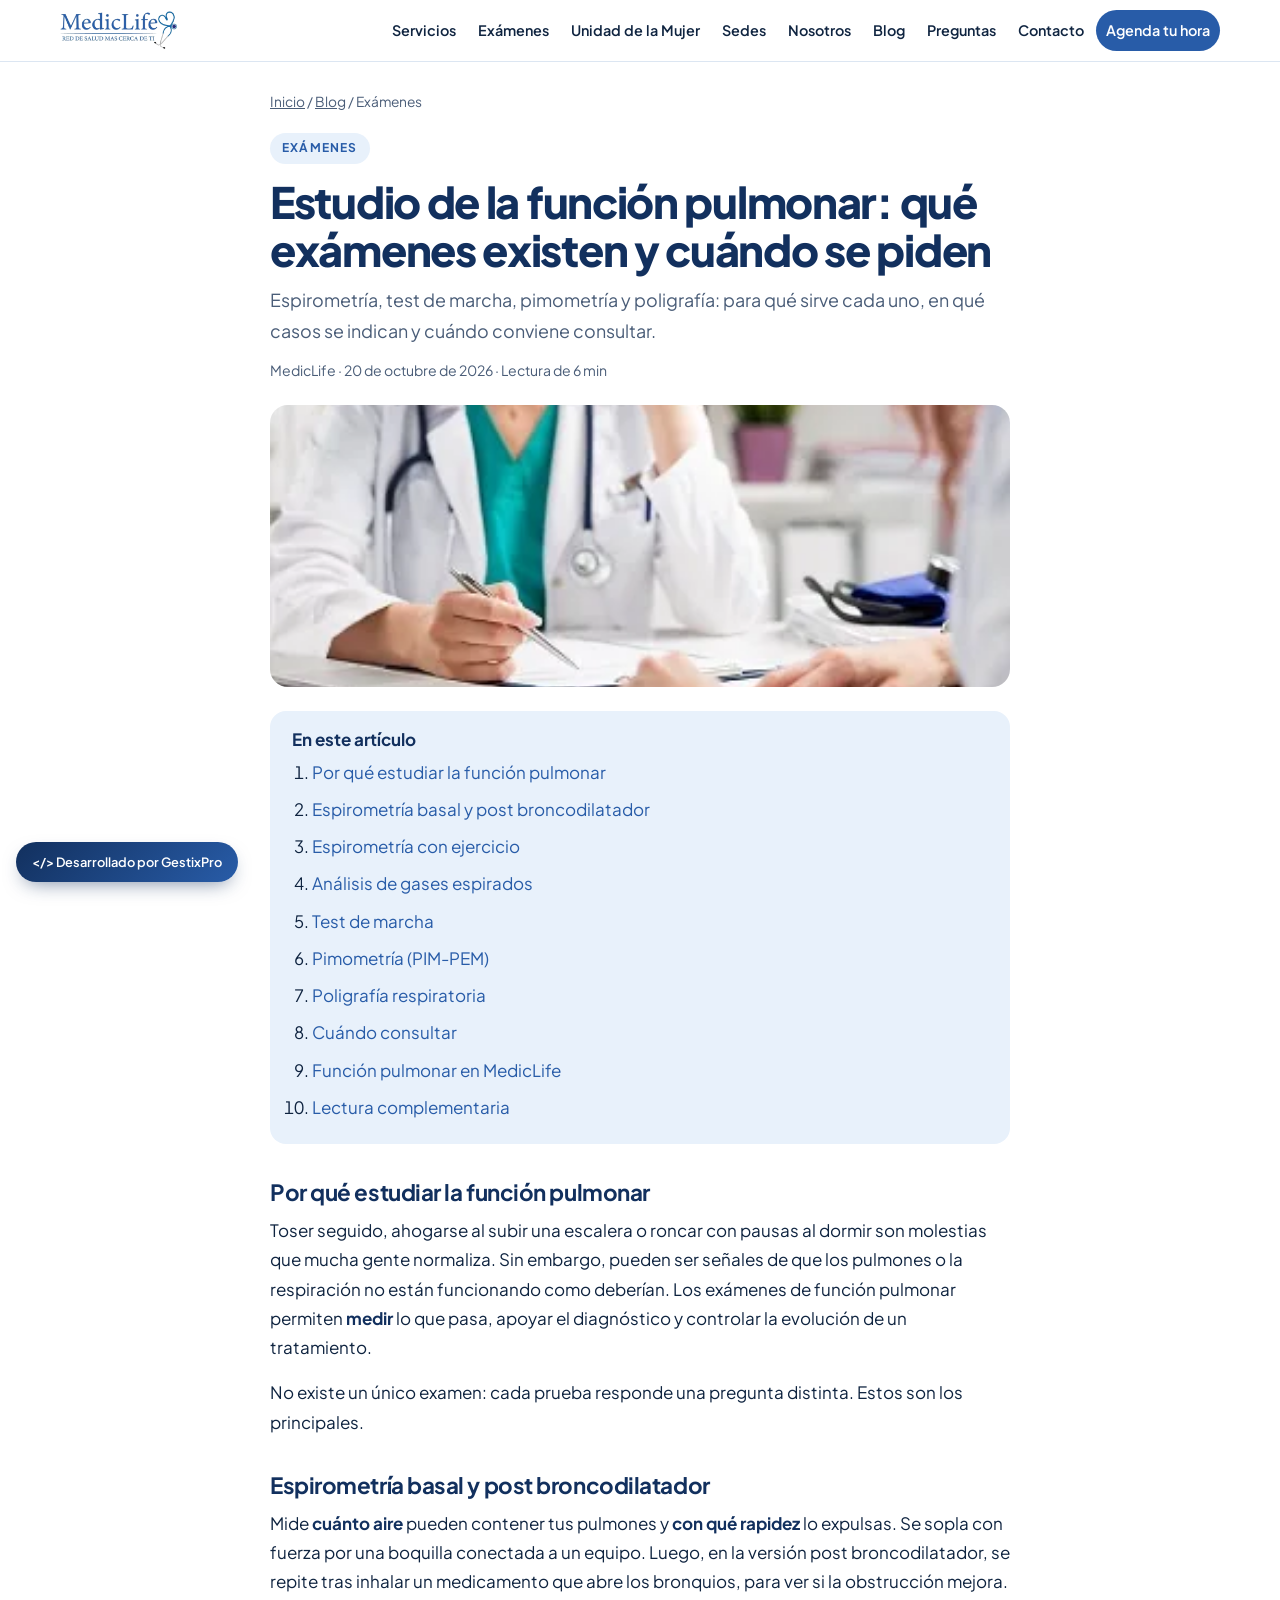
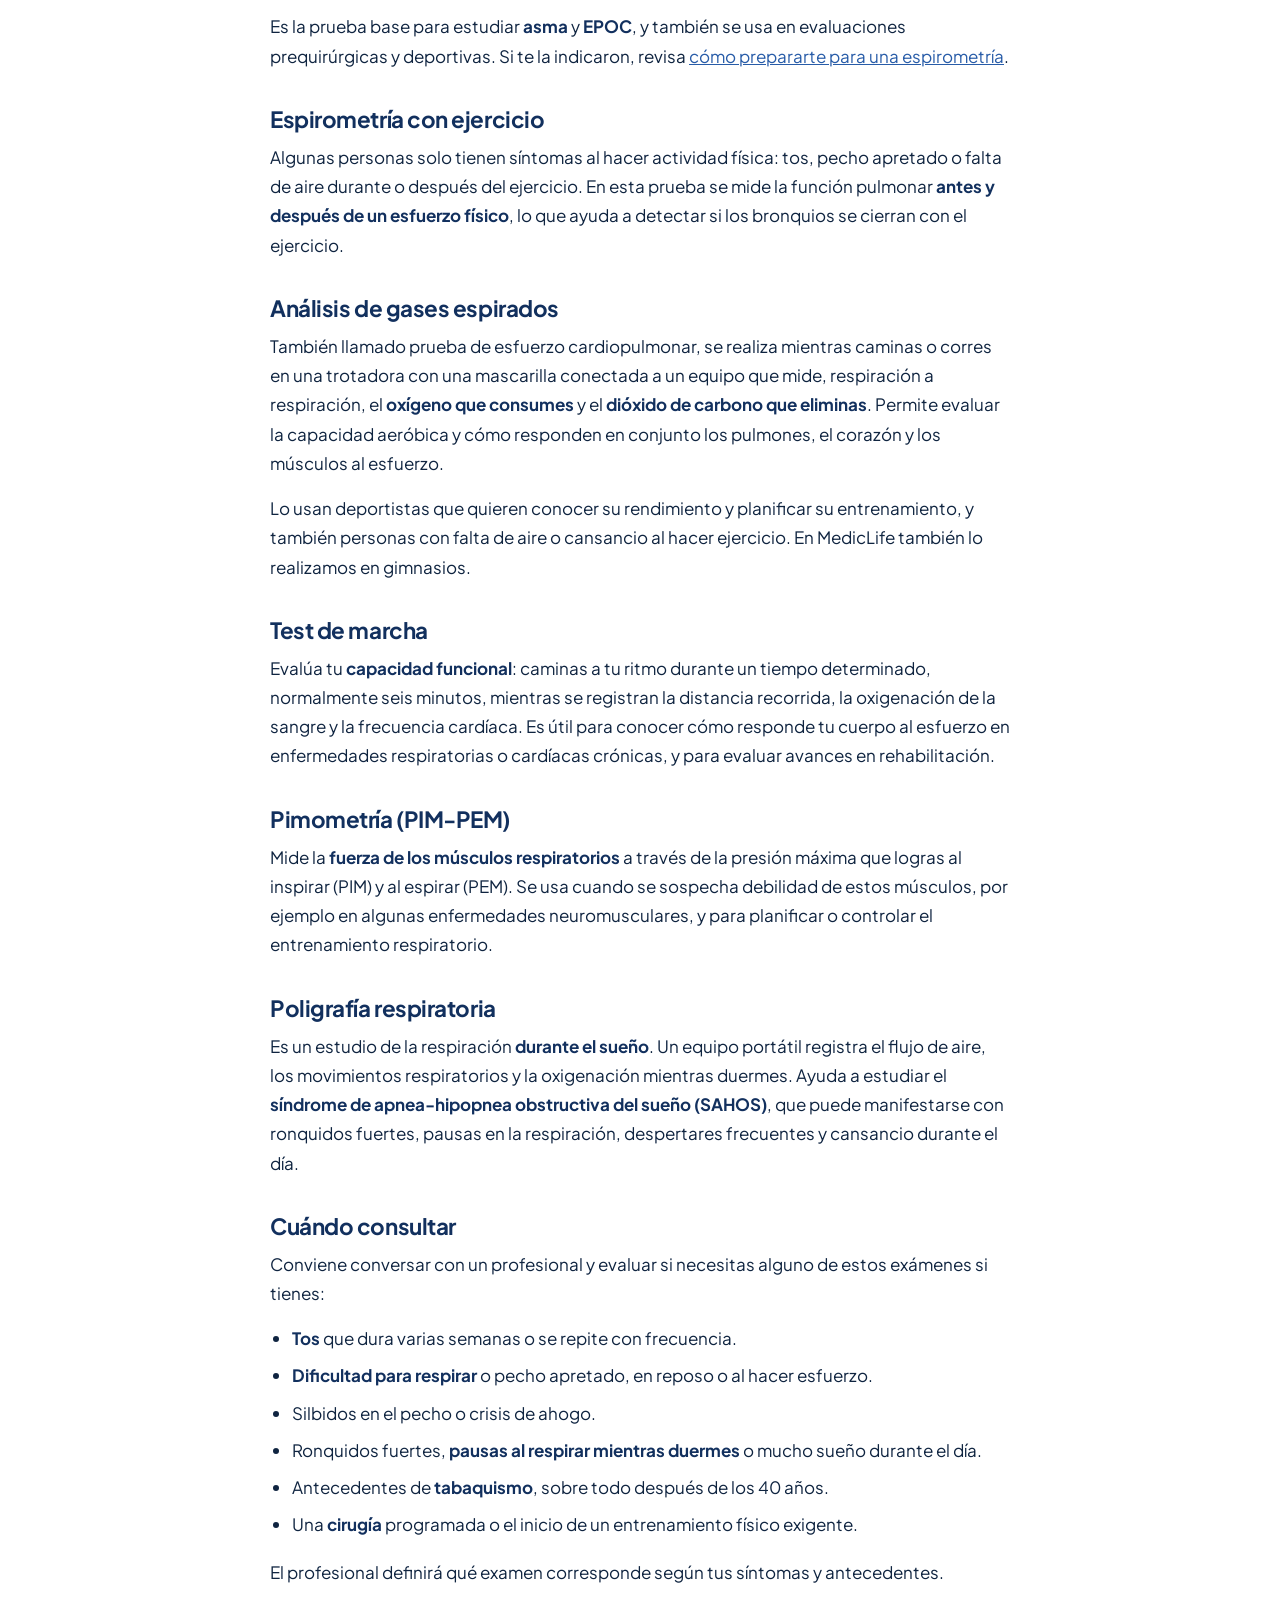
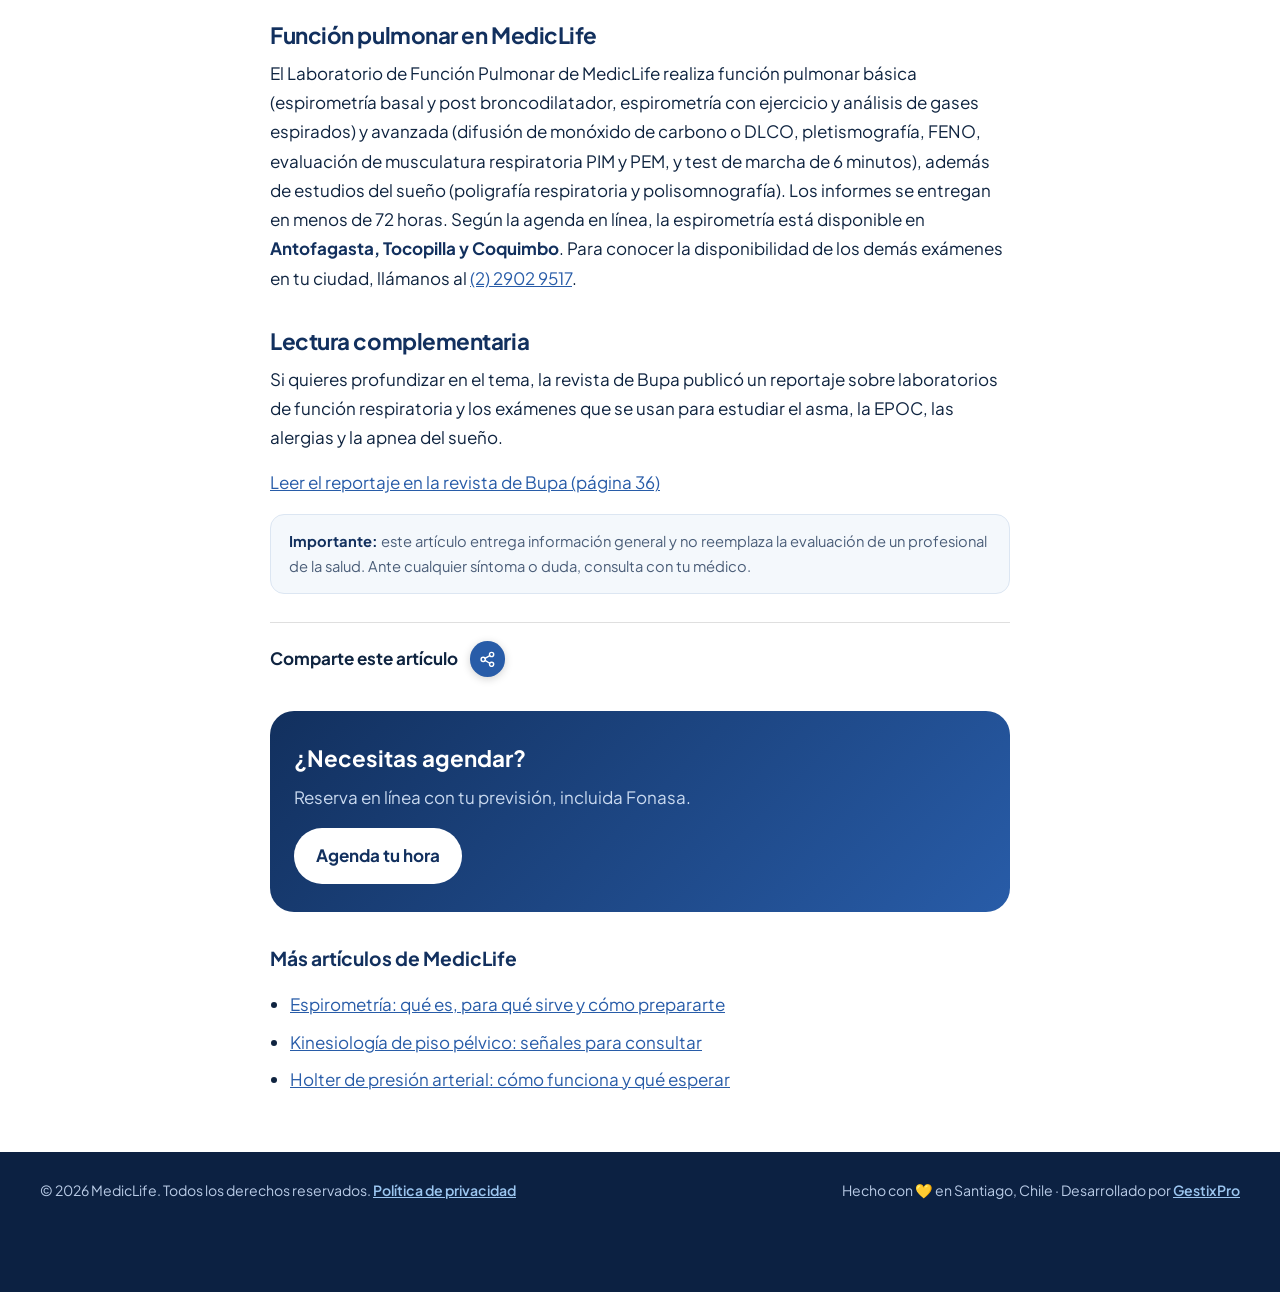
<file: blog/estudio-funcion-pulmonar-examenes.html>
<!DOCTYPE html>
<html lang="es-CL">
<head>
<meta charset="UTF-8">
<meta name="viewport" content="width=device-width, initial-scale=1">
<title>Estudio de la función pulmonar: qué exámenes existen y cuándo se piden | MedicLife</title>
<meta name="description" content="Espirometría, test de marcha, pimometría y poligrafía: para qué sirve cada uno, en qué casos se indican y cuándo conviene consultar.">
<link rel="canonical" href="https://www.mediclife.cl/blog/estudio-funcion-pulmonar-examenes.html">
<meta name="robots" content="index, follow">
<meta name="theme-color" content="#285CA8">
<meta property="og:type" content="article">
<meta property="og:locale" content="es_CL">
<meta property="og:site_name" content="MedicLife">
<meta property="og:title" content="Estudio de la función pulmonar: qué exámenes existen y cuándo se piden">
<meta property="og:description" content="Espirometría, test de marcha, pimometría y poligrafía: para qué sirve cada uno, en qué casos se indican y cuándo conviene consultar.">
<meta property="og:url" content="https://www.mediclife.cl/blog/estudio-funcion-pulmonar-examenes.html">
<meta property="og:image" content="https://www.mediclife.cl/og/blog/estudio-funcion-pulmonar-examenes.jpg">
<meta property="og:image:width" content="1200">
<meta property="og:image:height" content="630">
<meta name="twitter:image" content="https://www.mediclife.cl/og/blog/estudio-funcion-pulmonar-examenes.jpg">
<meta name="twitter:card" content="summary_large_image">
<link rel="icon" type="image/png" href="../assets/img/favicon.png">
<link rel="apple-touch-icon" href="../assets/img/apple-touch-icon.png">
<script type="application/ld+json">{"@context": "https://schema.org", "@type": "BlogPosting", "headline": "Estudio de la función pulmonar: qué exámenes existen y cuándo se piden", "description": "Espirometría, test de marcha, pimometría y poligrafía: para qué sirve cada uno, en qué casos se indican y cuándo conviene consultar.", "image": "https://www.mediclife.cl/assets/img/consulta-medica.webp", "datePublished": "2026-10-20", "dateModified": "2026-10-20", "inLanguage": "es-CL", "mainEntityOfPage": "https://www.mediclife.cl/blog/estudio-funcion-pulmonar-examenes.html", "author": {"@type": "Organization", "name": "MedicLife", "url": "https://www.mediclife.cl/"}, "publisher": {"@type": "Organization", "name": "MedicLife", "logo": {"@type": "ImageObject", "url": "https://www.mediclife.cl/assets/img/logo.webp"}}}</script>
<script type="application/ld+json">{"@context": "https://schema.org", "@type": "BreadcrumbList", "itemListElement": [{"@type": "ListItem", "position": 1, "name": "Inicio", "item": "https://www.mediclife.cl/"}, {"@type": "ListItem", "position": 2, "name": "Blog", "item": "https://www.mediclife.cl/#blog"}, {"@type": "ListItem", "position": 3, "name": "Estudio de la función pulmonar: qué exámenes existen y cuándo se piden", "item": "https://www.mediclife.cl/blog/estudio-funcion-pulmonar-examenes.html"}]}</script>
<style>@font-face{font-family:"Plus Jakarta Sans";font-weight:400;font-display:swap;src:url(../assets/fonts/plus-jakarta-sans-latin-400-normal.woff2) format("woff2")}@font-face{font-family:"Plus Jakarta Sans";font-weight:600;font-display:swap;src:url(../assets/fonts/plus-jakarta-sans-latin-600-normal.woff2) format("woff2")}@font-face{font-family:"Plus Jakarta Sans";font-weight:700;font-display:swap;src:url(../assets/fonts/plus-jakarta-sans-latin-700-normal.woff2) format("woff2")}@font-face{font-family:"Plus Jakarta Sans";font-weight:800;font-display:swap;src:url(../assets/fonts/plus-jakarta-sans-latin-800-normal.woff2) format("woff2")}
:root{--p:#285CA8;--ph:#1F4B8C;--s:#12305E;--soft:#E8F1FB;--bg2:#F4F8FC;--t:#0F2440;--m:#4A5D78;--b:#DCE6F2}
*{box-sizing:border-box}body{margin:0;font-family:"Plus Jakarta Sans",system-ui,sans-serif;font-size:17px;line-height:1.72;color:var(--t);background:#fff;-webkit-font-smoothing:antialiased}
/* Móvil: sin desplazamiento horizontal de la página (red de seguridad) */
html,body{overflow-x:hidden;overscroll-behavior-x:none}
html{touch-action:pan-y pinch-zoom}
body{position:relative;width:100%}
img{max-width:100%;height:auto;display:block}a{color:var(--p)}:focus-visible{outline:3px solid #3B8ED6;outline-offset:3px;border-radius:6px}
.skip{position:absolute;left:-9999px}.skip:focus{left:12px;top:8px;background:var(--s);color:#fff;padding:10px 14px;border-radius:10px;z-index:9}
header{position:sticky;top:0;z-index:5;background:rgba(255,255,255,.94);-webkit-backdrop-filter:blur(12px);backdrop-filter:blur(12px);border-bottom:1px solid var(--b)}
.hd{max-width:1200px;margin:0 auto;padding:10px 20px;display:flex;align-items:center;justify-content:space-between;gap:14px}
.hd img{height:38px;width:auto}.hd nav{display:flex;gap:2px;flex-wrap:wrap;justify-content:flex-end}
.hd nav a{text-decoration:none;color:var(--t);font-weight:600;font-size:.9rem;padding:8px 10px;border-radius:999px;white-space:nowrap}.hd nav a:hover{background:var(--soft);color:var(--p)}
.hd .cta{background:var(--p);color:#fff!important}.hd .cta:hover{background:var(--ph)!important}
@media(max-width:900px){.hd nav a:not(.cta):not(.keep){display:none}}
main{max-width:780px;margin:0 auto;padding:28px 20px 40px}
.crumbs{font-size:.86rem;color:var(--m);margin-bottom:18px}.crumbs a{color:var(--m)}
.cat{display:inline-block;font-size:.75rem;font-weight:700;letter-spacing:.1em;text-transform:uppercase;color:var(--p);background:var(--soft);padding:5px 12px;border-radius:999px}
h1{font-size:clamp(1.9rem,4.6vw,2.7rem);line-height:1.12;letter-spacing:-.03em;color:var(--s);margin:14px 0 10px;font-weight:800}
.dek{font-size:1.12rem;color:var(--m);margin:0}.meta{font-size:.88rem;color:var(--m);margin:12px 0 22px}
.cover img{border-radius:18px;width:100%;aspect-ratio:21/8;object-fit:cover}
.reader-toc{background:var(--soft);border-radius:16px;padding:14px 22px;margin:24px 0}.reader-toc strong{display:block;color:var(--s)}.reader-toc ol{margin:4px 0 0;padding-left:20px}.reader-toc a{text-decoration:none}
h4{font-size:1.4rem;line-height:1.25;color:var(--s);margin:34px 0 10px;letter-spacing:-.02em}
main p{margin:0 0 16px}main ul{margin:0 0 18px;padding-left:22px}main li{margin-bottom:8px}main strong{color:var(--s)}
.reader-note{background:var(--bg2);border:1px solid var(--b);border-radius:14px;padding:14px 18px;font-size:.92rem;color:var(--m)}
.box{margin:34px 0 10px;border-radius:24px;padding:28px 24px;background:linear-gradient(135deg,var(--s),var(--p));color:#fff}.box h2{margin:0 0 6px;color:#fff;font-size:1.4rem}.box p{color:#C9D9EF;margin:0 0 16px}
.btn{display:inline-block;background:#fff;color:var(--s);font-weight:700;text-decoration:none;border-radius:999px;padding:13px 22px}.btn:hover{background:var(--soft)}
.more{margin-top:30px}.more h2{font-size:1.2rem;color:var(--s)}.more ul{padding-left:20px}
footer{background:#0C2142;color:#B9CBE6;font-size:.88rem;padding:26px 20px 90px}footer .in{max-width:1200px;margin:0 auto;display:flex;flex-wrap:wrap;justify-content:space-between;gap:10px}footer a{color:#9CC6F0;font-weight:600}
.gx{position:fixed;left:16px;bottom:18px;display:inline-flex;align-items:center;gap:8px;padding:9px 16px;border-radius:999px;background:linear-gradient(135deg,var(--s),var(--p));color:#fff;text-decoration:none;font-weight:600;font-size:.8rem;box-shadow:0 8px 20px -8px rgba(18,48,94,.6)}
@media(max-width:620px){.gx{font-size:.72rem;padding:7px 12px;left:12px;bottom:14px}}
</style>
</head>
<body>
<a class="skip" href="#contenido">Saltar al contenido</a>
<header><div class="hd">
  <a href="../" aria-label="MedicLife, ir al inicio"><img src="../assets/img/logo.webp" alt="MedicLife" width="420" height="136"></a>
  <nav aria-label="Navegación principal"><a href="../#servicios">Servicios</a><a href="../#examenes">Exámenes</a><a href="../#mujer">Unidad de la Mujer</a><a href="../#sedes">Sedes</a><a href="../#nosotros">Nosotros</a><a href="../#blog" class="keep">Blog</a><a href="../#preguntas">Preguntas</a><a href="../#contacto">Contacto</a><a class="cta" href="https://beta-sacmed.novacaribe.com/ReservaOnline/11454" target="_blank" rel="noopener">Agenda tu hora</a></nav>
</div></header>
<main id="contenido">
  <nav class="crumbs" aria-label="Ruta de navegación"><a href="../">Inicio</a> / <a href="../#blog">Blog</a> / Exámenes</nav>
  <article>
    <span class="cat">Exámenes</span>
    <h1>Estudio de la función pulmonar: qué exámenes existen y cuándo se piden</h1>
    <p class="dek">Espirometría, test de marcha, pimometría y poligrafía: para qué sirve cada uno, en qué casos se indican y cuándo conviene consultar.</p>
    <p class="meta">MedicLife · <time datetime="2026-10-20">20 de octubre de 2026</time> · Lectura de 6 min</p>
    <figure class="cover" style="margin:0"><img src="../assets/img/consulta-medica.webp" alt="Médica revisando antecedentes de una paciente" width="1125" height="340"></figure>
    <nav class="reader-toc" aria-label="Contenido del artículo"><strong>En este artículo</strong><ol><li><a href="#pulmon-por-que">Por qué estudiar la función pulmonar</a></li><li><a href="#pulmon-espirometria">Espirometría basal y post broncodilatador</a></li><li><a href="#pulmon-ejercicio">Espirometría con ejercicio</a></li><li><a href="#pulmon-gases">Análisis de gases espirados</a></li><li><a href="#pulmon-marcha">Test de marcha</a></li><li><a href="#pulmon-pim">Pimometría (PIM-PEM)</a></li><li><a href="#pulmon-poligrafia">Poligrafía respiratoria</a></li><li><a href="#pulmon-cuando">Cuándo consultar</a></li><li><a href="#pulmon-mediclife">Función pulmonar en MedicLife</a></li><li><a href="#pulmon-lectura">Lectura complementaria</a></li></ol></nav>
    <h4 id="pulmon-por-que">Por qué estudiar la función pulmonar</h4>
<p>Toser seguido, ahogarse al subir una escalera o roncar con pausas al dormir son molestias que mucha gente normaliza. Sin embargo, pueden ser señales de que los pulmones o la respiración no están funcionando como deberían. Los exámenes de función pulmonar permiten <strong>medir</strong> lo que pasa, apoyar el diagnóstico y controlar la evolución de un tratamiento.</p>
<p>No existe un único examen: cada prueba responde una pregunta distinta. Estos son los principales.</p>

<h4 id="pulmon-espirometria">Espirometría basal y post broncodilatador</h4>
<p>Mide <strong>cuánto aire</strong> pueden contener tus pulmones y <strong>con qué rapidez</strong> lo expulsas. Se sopla con fuerza por una boquilla conectada a un equipo. Luego, en la versión post broncodilatador, se repite tras inhalar un medicamento que abre los bronquios, para ver si la obstrucción mejora.</p>
<p>Es la prueba base para estudiar <strong>asma</strong> y <strong>EPOC</strong>, y también se usa en evaluaciones prequirúrgicas y deportivas. Si te la indicaron, revisa <a href="blog/espirometria-que-es-y-como-prepararte.html" data-article="articulo-espirometria-que-es-y-como-prepararte">cómo prepararte para una espirometría</a>.</p>

<h4 id="pulmon-ejercicio">Espirometría con ejercicio</h4>
<p>Algunas personas solo tienen síntomas al hacer actividad física: tos, pecho apretado o falta de aire durante o después del ejercicio. En esta prueba se mide la función pulmonar <strong>antes y después de un esfuerzo físico</strong>, lo que ayuda a detectar si los bronquios se cierran con el ejercicio.</p>

<h4 id="pulmon-gases">Análisis de gases espirados</h4>
<p>También llamado prueba de esfuerzo cardiopulmonar, se realiza mientras caminas o corres en una trotadora con una mascarilla conectada a un equipo que mide, respiración a respiración, el <strong>oxígeno que consumes</strong> y el <strong>dióxido de carbono que eliminas</strong>. Permite evaluar la capacidad aeróbica y cómo responden en conjunto los pulmones, el corazón y los músculos al esfuerzo.</p>
<p>Lo usan deportistas que quieren conocer su rendimiento y planificar su entrenamiento, y también personas con falta de aire o cansancio al hacer ejercicio. En MedicLife también lo realizamos en gimnasios.</p>

<h4 id="pulmon-marcha">Test de marcha</h4>
<p>Evalúa tu <strong>capacidad funcional</strong>: caminas a tu ritmo durante un tiempo determinado, normalmente seis minutos, mientras se registran la distancia recorrida, la oxigenación de la sangre y la frecuencia cardíaca. Es útil para conocer cómo responde tu cuerpo al esfuerzo en enfermedades respiratorias o cardíacas crónicas, y para evaluar avances en rehabilitación.</p>

<h4 id="pulmon-pim">Pimometría (PIM-PEM)</h4>
<p>Mide la <strong>fuerza de los músculos respiratorios</strong> a través de la presión máxima que logras al inspirar (PIM) y al espirar (PEM). Se usa cuando se sospecha debilidad de estos músculos, por ejemplo en algunas enfermedades neuromusculares, y para planificar o controlar el entrenamiento respiratorio.</p>

<h4 id="pulmon-poligrafia">Poligrafía respiratoria</h4>
<p>Es un estudio de la respiración <strong>durante el sueño</strong>. Un equipo portátil registra el flujo de aire, los movimientos respiratorios y la oxigenación mientras duermes. Ayuda a estudiar el <strong>síndrome de apnea-hipopnea obstructiva del sueño (SAHOS)</strong>, que puede manifestarse con ronquidos fuertes, pausas en la respiración, despertares frecuentes y cansancio durante el día.</p>

<h4 id="pulmon-cuando">Cuándo consultar</h4>
<p>Conviene conversar con un profesional y evaluar si necesitas alguno de estos exámenes si tienes:</p>
<ul>
<li><strong>Tos</strong> que dura varias semanas o se repite con frecuencia.</li>
<li><strong>Dificultad para respirar</strong> o pecho apretado, en reposo o al hacer esfuerzo.</li>
<li>Silbidos en el pecho o crisis de ahogo.</li>
<li>Ronquidos fuertes, <strong>pausas al respirar mientras duermes</strong> o mucho sueño durante el día.</li>
<li>Antecedentes de <strong>tabaquismo</strong>, sobre todo después de los 40 años.</li>
<li>Una <strong>cirugía</strong> programada o el inicio de un entrenamiento físico exigente.</li>
</ul>
<p>El profesional definirá qué examen corresponde según tus síntomas y antecedentes.</p>

<h4 id="pulmon-mediclife">Función pulmonar en MedicLife</h4>
<p>El Laboratorio de Función Pulmonar de MedicLife realiza función pulmonar básica (espirometría basal y post broncodilatador, espirometría con ejercicio y análisis de gases espirados) y avanzada (difusión de monóxido de carbono o DLCO, pletismografía, FENO, evaluación de musculatura respiratoria PIM y PEM, y test de marcha de 6 minutos), además de estudios del sueño (poligrafía respiratoria y polisomnografía). Los informes se entregan en menos de 72 horas. Según la agenda en línea, la espirometría está disponible en <strong>Antofagasta, Tocopilla y Coquimbo</strong>. Para conocer la disponibilidad de los demás exámenes en tu ciudad, llámanos al <a href="tel:+56229029517">(2) 2902 9517</a>.</p>

<h4 id="pulmon-lectura">Lectura complementaria</h4>
<p>Si quieres profundizar en el tema, la revista de Bupa publicó un reportaje sobre laboratorios de función respiratoria y los exámenes que se usan para estudiar el asma, la EPOC, las alergias y la apnea del sueño.</p>
<p><a href="https://heyzine.com/flip-book/8f29fff429.html#page/36" target="_blank" rel="noopener">Leer el reportaje en la revista de Bupa (página 36)</a></p>
    <p class="reader-note"><strong>Importante:</strong> este artículo entrega información general y no reemplaza la evaluación de un profesional de la salud. Ante cualquier síntoma o duda, consulta con tu médico.</p>
  
<div class="gx-share-bar" data-standalone-only data-static-only style="display:flex;align-items:center;gap:12px;margin:28px 0 0;padding-top:18px;border-top:1px solid rgba(128,128,128,.25);font-weight:700"><span>Comparte este artículo</span><button type="button" class="gx-share-btn" data-gx-compartir data-url="https://www.mediclife.cl/blog/estudio-funcion-pulmonar-examenes.html" data-titulo="Estudio de la función pulmonar: qué exámenes existen y cuándo se piden" aria-label="Compartir este artículo" title="Compartir"><svg viewBox="0 0 24 24" fill="none" stroke="currentColor" stroke-width="2" stroke-linecap="round" stroke-linejoin="round" aria-hidden="true"><circle cx="18" cy="5" r="3"/><circle cx="6" cy="12" r="3"/><circle cx="18" cy="19" r="3"/><line x1="8.6" y1="13.5" x2="15.4" y2="17.5"/><line x1="15.4" y1="6.5" x2="8.6" y2="10.5"/></svg></button></div>
</article>
  <section class="box" aria-label="Agenda tu hora"><h2>¿Necesitas agendar?</h2><p>Reserva en línea con tu previsión, incluida Fonasa.</p><a class="btn" href="https://beta-sacmed.novacaribe.com/ReservaOnline/11454" target="_blank" rel="noopener">Agenda tu hora</a></section>
  <section class="more" aria-label="Más artículos"><h2>Más artículos de MedicLife</h2><ul><li><a href="espirometria-que-es-y-como-prepararte.html">Espirometría: qué es, para qué sirve y cómo prepararte</a></li><li><a href="kinesiologia-piso-pelvico-cuando-consultar.html">Kinesiología de piso pélvico: señales para consultar</a></li><li><a href="holter-presion-arterial-que-es.html">Holter de presión arterial: cómo funciona y qué esperar</a></li></ul></section>
</main>
<footer><div class="in">
  <span>© <span class="js-year"></span> MedicLife. Todos los derechos reservados. <a href="../#politica-de-privacidad">Política de privacidad</a></span>
  <span>Hecho con 💛 en Santiago, Chile · Desarrollado por <a href="https://gestixpro.cl/" target="_blank" rel="noopener">GestixPro</a></span>
</div></footer>
<a class="gx" href="https://gestixpro.cl/" target="_blank" rel="noopener">&lt;/&gt; Desarrollado por GestixPro</a>
<script>document.querySelectorAll('.js-year').forEach(function(e){e.textContent=new Date().getFullYear()});</script>
<!-- ═══ GestixPro · Compartir (menú compacto: copiar, Instagram, Facebook, WhatsApp, correo) ═══
     Uso: cualquier botón con  onclick="gxCompartir(this, URL, TÍTULO)"  o con los atributos
     data-gx-compartir data-url="..." data-titulo="..."  (si falta data-url usa la página actual).
     Tarjetas del blog: gxTarjetas('selector') agrega el botón a cada tarjeta (también a las
     que se creen después con JS), con la URL del enlace blog/... de la tarjeta y su título.
     Colores: definir en :root --gx-bg, --gx-fg, --gx-bg-hover y --gx-fg-hover con la marca.
     data-url="auto": usa el último artículo abierto (window.gxArticuloActual), que se registra
     solo al hacer clic en cualquier enlace a blog/... o en la tarjeta que lo contiene.
     El menú se dibuja sobre el body con posición fija, así funciona dentro de modales. -->
<style id="gx-compartir-tema">:root{--gx-bg:#285CA8;--gx-fg:#ffffff;--gx-bg-hover:#12305E;--gx-fg-hover:#ffffff}</style>
<style id="gx-compartir-css">
.gx-share-btn{width:2.2rem;height:2.2rem;border-radius:50%;display:inline-flex;align-items:center;justify-content:center;border:0;background:var(--gx-bg,#1d1d1f);color:var(--gx-fg,#fff);cursor:pointer;padding:0;flex:0 0 auto;box-shadow:0 2px 8px rgba(0,0,0,.18);transition:transform .15s,background .2s,color .2s}
.gx-share-btn:hover,.gx-share-btn:focus-visible,.gx-share-btn[aria-expanded="true"]{background:var(--gx-bg-hover,#444);color:var(--gx-fg-hover,#fff);transform:scale(1.06)}
.gx-share-btn:focus-visible{outline:2px solid var(--gx-bg,#1d1d1f);outline-offset:2px}
.gx-share-card{position:absolute;right:var(--gx-card-x,14px);bottom:var(--gx-card-y,14px);z-index:3;width:2.1rem;height:2.1rem}
.gx-share-btn svg{width:1.05rem;height:1.05rem}
.gx-share-pop,.gx-share-tip{margin:0;inset:auto;border:0;overflow:visible}
.gx-share-pop{position:fixed;z-index:2147483000;display:flex;align-items:center;gap:6px;padding:7px 8px;border-radius:999px;background:#fff;box-shadow:0 10px 30px rgba(0,0,0,.22),0 0 0 1px rgba(0,0,0,.06);opacity:0;transform:translateY(4px) scale(.96);transition:opacity .15s,transform .15s;font-family:system-ui,-apple-system,"Segoe UI",sans-serif}
.gx-share-pop.on{opacity:1;transform:none}
.gx-share-pop a,.gx-share-pop button{width:32px;height:32px;border-radius:50%;display:inline-flex;align-items:center;justify-content:center;border:0;padding:0;margin:0;cursor:pointer;color:#fff;text-decoration:none;transition:transform .15s,filter .15s;position:relative}
.gx-share-pop a:hover,.gx-share-pop button:hover,.gx-share-pop a:focus-visible,.gx-share-pop button:focus-visible{transform:translateY(-2px);filter:brightness(1.08)}
.gx-share-pop :focus-visible{outline:2px solid #1d1d1f;outline-offset:2px}
.gx-share-pop svg{width:16px;height:16px;fill:currentColor}
.gx-share-pop .gx-copy{background:#5f6368}.gx-share-pop .gx-ig{background:radial-gradient(circle at 30% 107%,#fdf497 0%,#fd5949 45%,#d6249f 60%,#285AEB 90%)}
.gx-share-pop .gx-fb{background:#1877F2}.gx-share-pop .gx-wa{background:#25D366}.gx-share-pop .gx-mail{background:#EA4335}
.gx-share-tip{position:fixed;z-index:2147483001;background:#1d1d1f;color:#fff;font:600 12px/1.3 system-ui,sans-serif;padding:6px 10px;border-radius:8px;max-width:260px;text-align:center;pointer-events:none;opacity:0;transition:opacity .15s}
.gx-share-tip.on{opacity:1}
@media (prefers-reduced-motion:reduce){.gx-share-pop,.gx-share-pop a,.gx-share-pop button{transition:none}}
</style>
<script id="gx-compartir-js">
(function(){
  if (window.gxCompartir) return;
  var I = {
    share:'<svg viewBox="0 0 24 24" fill="none" stroke="currentColor" stroke-width="2" stroke-linecap="round" stroke-linejoin="round" aria-hidden="true"><circle cx="18" cy="5" r="3"/><circle cx="6" cy="12" r="3"/><circle cx="18" cy="19" r="3"/><line x1="8.6" y1="13.5" x2="15.4" y2="17.5"/><line x1="15.4" y1="6.5" x2="8.6" y2="10.5"/></svg>',
    copy:'<svg viewBox="0 0 24 24" aria-hidden="true"><path d="M10.6 13.4a1 1 0 0 1 0-1.4l3.4-3.4a1 1 0 1 1 1.4 1.4L12 13.4a1 1 0 0 1-1.4 0zM7.1 21a4.1 4.1 0 0 1-2.9-7l2.8-2.8a1 1 0 1 1 1.4 1.4l-2.8 2.8a2.1 2.1 0 0 0 3 3l2.8-2.8a1 1 0 1 1 1.4 1.4L10 19.8A4.1 4.1 0 0 1 7.1 21zm9.3-7.4a1 1 0 0 1-.7-1.7l2.8-2.8a2.1 2.1 0 0 0-3-3l-2.8 2.8a1 1 0 1 1-1.4-1.4L14 4.2a4.1 4.1 0 0 1 5.8 5.8l-2.8 2.8a1 1 0 0 1-.6.8z"/></svg>',
    ig:'<svg viewBox="0 0 24 24" aria-hidden="true"><path d="M12 7.3A4.7 4.7 0 1 0 16.7 12 4.7 4.7 0 0 0 12 7.3zm0 7.7a3 3 0 1 1 3-3 3 3 0 0 1-3 3zm6-7.9a1.1 1.1 0 1 1-1.1-1.1A1.1 1.1 0 0 1 18 7.1zM21.9 8.2a5.4 5.4 0 0 0-1.5-3.9 5.5 5.5 0 0 0-3.9-1.5C15 2.7 9 2.7 7.5 2.8a5.5 5.5 0 0 0-3.9 1.5 5.5 5.5 0 0 0-1.5 3.9C2 9.7 2 15.7 2.1 17.2a5.4 5.4 0 0 0 1.5 3.9 5.5 5.5 0 0 0 3.9 1.5c1.5.1 7.5.1 9 0a5.4 5.4 0 0 0 3.9-1.5 5.5 5.5 0 0 0 1.5-3.9c.1-1.5.1-7.5 0-9zm-2 10.6a3 3 0 0 1-1.7 1.7c-1.2.5-4 .4-5.2.4s-4.1.1-5.2-.4a3 3 0 0 1-1.7-1.7c-.5-1.2-.4-4-.4-5.2s-.1-4.1.4-5.2a3 3 0 0 1 1.7-1.7c1.2-.5 4-.4 5.2-.4s4.1-.1 5.2.4a3 3 0 0 1 1.7 1.7c.5 1.2.4 4 .4 5.2s.1 4.1-.4 5.2z"/></svg>',
    fb:'<svg viewBox="0 0 24 24" aria-hidden="true"><path d="M14 13.5h2.5l1-4H14v-2c0-1 0-2 2-2h1.5V2.1A28 28 0 0 0 14.6 2C11.9 2 10 3.7 10 6.7v2.8H7v4h3V22h4z"/></svg>',
    wa:'<svg viewBox="0 0 24 24" aria-hidden="true"><path d="M17.5 14.4c-.3-.1-1.8-.9-2-1s-.5-.1-.7.2-.8 1-1 1.2-.4.2-.7.1a8.2 8.2 0 0 1-2.4-1.5 9 9 0 0 1-1.7-2.1c-.2-.3 0-.5.1-.6l.5-.5.3-.5a.6.6 0 0 0 0-.5c0-.1-.7-1.6-.9-2.2s-.5-.5-.7-.5h-.6a1.1 1.1 0 0 0-.8.4 3.4 3.4 0 0 0-1 2.5 5.9 5.9 0 0 0 1.2 3.1 13.5 13.5 0 0 0 5.2 4.6c.7.3 1.3.5 1.7.6a4.2 4.2 0 0 0 1.9.1 3.2 3.2 0 0 0 2.1-1.5 2.6 2.6 0 0 0 .2-1.5c-.1-.1-.3-.2-.6-.3zM12 21.8a9.9 9.9 0 0 1-5-1.4l-.4-.2-3.7 1 1-3.6-.2-.4a9.8 9.8 0 1 1 8.3 4.6zm8.4-18.2A11.8 11.8 0 0 0 1.9 17.8L.2 24l6.3-1.7A11.8 11.8 0 0 0 12 23.7 11.9 11.9 0 0 0 20.4 3.6z"/></svg>',
    mail:'<svg viewBox="0 0 24 24" aria-hidden="true"><path d="M20 4H4a2 2 0 0 0-2 2v12a2 2 0 0 0 2 2h16a2 2 0 0 0 2-2V6a2 2 0 0 0-2-2zm0 4.2-8 5-8-5V6l8 5 8-5z"/></svg>'
  };
  window.gxIconoCompartir = I.share;
  var pop = null, tip = null, origen = null, tTip;
  function cerrar(volverFoco){
    if (!pop) return;
    try { if (pop.hidePopover) pop.hidePopover(); } catch (e) {}
    pop.remove(); pop = null;
    document.removeEventListener('click', fuera, true);
    document.removeEventListener('keydown', teclas, true);
    window.removeEventListener('scroll', reubicar, true);
    window.removeEventListener('resize', reubicar);
    if (origen) { origen.setAttribute('aria-expanded', 'false'); if (volverFoco) origen.focus(); }
  }
  function fuera(e){ if (pop && !pop.contains(e.target) && e.target !== origen && !origen.contains(e.target)) cerrar(false); }
  function teclas(e){
    if (e.key === 'Escape') { e.stopPropagation(); e.preventDefault(); cerrar(true); return; }
    if (!pop || !/^Arrow(Left|Right)$/.test(e.key)) return;
    var it = [].slice.call(pop.querySelectorAll('a,button')), i = it.indexOf(document.activeElement);
    if (i < 0) return;
    e.preventDefault();
    it[(i + (e.key === 'ArrowRight' ? 1 : it.length - 1)) % it.length].focus();
  }
  function reubicar(){
    if (!pop || !origen) return;
    var r = origen.getBoundingClientRect(), w = pop.offsetWidth, h = pop.offsetHeight, m = 8;
    var top = r.bottom + m;
    if (top + h > window.innerHeight - m) top = r.top - h - m;
    var left = r.left + r.width / 2 - w / 2;
    left = Math.max(m, Math.min(left, window.innerWidth - w - m));
    pop.style.top = Math.max(m, top) + 'px'; pop.style.left = left + 'px';
  }
  function aviso(texto){
    if (!tip) { tip = document.createElement('div'); tip.className = 'gx-share-tip'; tip.setAttribute('role', 'status'); document.body.appendChild(tip); }
    tip.textContent = texto;
    capaSuperior(tip);
    var r = (origen || document.body).getBoundingClientRect();
    tip.style.left = '-9999px'; tip.classList.add('on');
    var w = tip.offsetWidth, top = r.top - tip.offsetHeight - 10;
    if (top < 8) top = r.bottom + 10;
    tip.style.top = top + 'px';
    tip.style.left = Math.max(8, Math.min(r.left + r.width / 2 - w / 2, window.innerWidth - w - 8)) + 'px';
    clearTimeout(tTip); tTip = setTimeout(function(){ tip.classList.remove('on'); }, 2600);
  }
  function copiar(url){
    function viejo(){
      var ta = document.createElement('textarea'); ta.value = url; ta.setAttribute('readonly', '');
      ta.style.cssText = 'position:fixed;top:0;left:0;opacity:0'; document.body.appendChild(ta); ta.select();
      var ok = false; try { ok = document.execCommand('copy'); } catch (e) {}
      ta.remove(); return Promise.resolve(ok);
    }
    if (navigator.clipboard && window.isSecureContext) return navigator.clipboard.writeText(url).then(function(){ return true; }, viejo);
    return viejo();
  }
  // Los <dialog> abiertos con showModal() quedan en la "capa superior" del navegador: el menú
  // también debe ir ahí (API popover) para no quedar escondido detrás del modal.
  function capaSuperior(el){
    if (!el.showPopover) return;
    el.setAttribute('popover', 'manual');
    try { if (el.matches(':popover-open')) el.hidePopover(); el.showPopover(); } catch (e) {}
  }
  function abrir(u){ window.open(u, '_blank', 'noopener,noreferrer,width=640,height=560'); }
  window.gxCompartir = function(btn, url, titulo){
    if (btn && btn.preventDefault) { btn.preventDefault(); btn = btn.currentTarget; }
    var act = window.gxArticuloActual || {};
    if (url === 'auto') { url = act.url || location.href; titulo = titulo || act.titulo; }
    url = url || (btn && btn.getAttribute('data-url')) || (document.querySelector('link[rel=canonical]') || {}).href || location.href;
    try { url = new URL(url, location.href).href; } catch (e) {}
    titulo = (titulo || (btn && btn.getAttribute('data-titulo')) || document.title || '').trim();
    if (pop && origen === btn) { cerrar(true); return; }
    cerrar(false);
    origen = btn; btn.setAttribute('aria-expanded', 'true'); btn.setAttribute('aria-haspopup', 'true');
    var u = encodeURIComponent(url), t = encodeURIComponent(titulo);
    pop = document.createElement('div');
    pop.className = 'gx-share-pop'; pop.setAttribute('role', 'group'); pop.setAttribute('aria-label', 'Compartir');
    pop.innerHTML =
      '<button type="button" class="gx-copy" data-a="copy" title="Copiar enlace" aria-label="Copiar enlace">' + I.copy + '</button>' +
      '<button type="button" class="gx-ig" data-a="ig" title="Compartir en Instagram" aria-label="Compartir en Instagram">' + I.ig + '</button>' +
      '<a class="gx-fb" href="https://www.facebook.com/sharer/sharer.php?u=' + u + '" target="_blank" rel="noopener" title="Compartir en Facebook" aria-label="Compartir en Facebook">' + I.fb + '</a>' +
      '<a class="gx-wa" href="https://api.whatsapp.com/send?text=' + t + '%20' + u + '" target="_blank" rel="noopener" title="Compartir por WhatsApp" aria-label="Compartir por WhatsApp">' + I.wa + '</a>' +
      '<a class="gx-mail" href="mailto:?subject=' + t + '&body=' + t + '%0A%0A' + u + '" title="Compartir por correo" aria-label="Compartir por correo">' + I.mail + '</a>';
    document.body.appendChild(pop);
    capaSuperior(pop);
    pop.addEventListener('click', function(e){
      var el = e.target.closest('a,button'); if (!el) return;
      e.stopPropagation();
      var a = el.getAttribute('data-a');
      if (el.classList.contains('gx-fb')) { e.preventDefault(); abrir(el.href); cerrar(false); return; }
      if (!a) { setTimeout(function(){ cerrar(false); }, 50); return; }
      if (a === 'copy') { copiar(url).then(function(ok){ aviso(ok ? '¡Enlace copiado!' : 'No se pudo copiar el enlace'); }); cerrar(true); }
      if (a === 'ig') {
        // Instagram no permite compartir enlaces desde la web: en el celular se abre el menú
        // del sistema (donde aparece Instagram); en el computador se copia el enlace.
        if (navigator.share && window.matchMedia('(pointer: coarse)').matches) {
          cerrar(false); navigator.share({ title: titulo, url: url }).catch(function(){});
        } else {
          copiar(url).then(function(ok){ aviso(ok ? 'Enlace copiado: pégalo en tu historia, publicación o mensaje de Instagram' : 'No se pudo copiar el enlace'); });
          cerrar(true);
        }
      }
    });
    reubicar();
    requestAnimationFrame(function(){ if (pop) pop.classList.add('on'); });
    pop.querySelector('button').focus({ preventScroll: true });
    setTimeout(function(){
      document.addEventListener('click', fuera, true);
      document.addEventListener('keydown', teclas, true);
      window.addEventListener('scroll', reubicar, true);
      window.addEventListener('resize', reubicar);
    }, 0);
  };
  // Botón Compartir en las tarjetas del blog
  function enTarjeta(card){
    if (card.querySelector(':scope > .gx-share-card')) return;
    var a = card.matches('a[href*="blog/"]') ? card : card.querySelector('a[href*="blog/"]');
    if (!a) return;
    var h = card.querySelector('h2,h3,h4');
    var b = document.createElement('button');
    b.type = 'button'; b.className = 'gx-share-btn gx-share-card';
    b.setAttribute('aria-label', 'Compartir' + (h ? ': ' + h.textContent.trim() : ' este artículo'));
    b.title = 'Compartir'; b.innerHTML = I.share;
    var parar = function(e){ e.stopPropagation(); };
    b.addEventListener('click', function(e){
      e.preventDefault(); e.stopPropagation();
      window.gxCompartir(b, a.getAttribute('href'), h ? h.textContent : '');
    });
    b.addEventListener('keydown', parar); b.addEventListener('pointerdown', parar); b.addEventListener('mousedown', parar);
    if (getComputedStyle(card).position === 'static') card.style.position = 'relative';
    card.appendChild(b);
  }
  window.gxTarjetas = function(selector){
    var poner = function(){ [].forEach.call(document.querySelectorAll(selector), enTarjeta); };
    if (document.readyState === 'loading') document.addEventListener('DOMContentLoaded', poner); else poner();
    var t; new MutationObserver(function(){ clearTimeout(t); t = setTimeout(poner, 60); })
      .observe(document.documentElement, { childList: true, subtree: true });
  };
  // Recuerda el artículo que se está abriendo (para los modales que se llenan dinámicamente)
  document.addEventListener('click', function(e){
    if (!e.target.closest || e.target.closest('.gx-share-pop,[data-gx-compartir],.gx-share-card')) return;
    var a = e.target.closest('a[href*="blog/"]');
    var caja = e.target.closest('article,li,[class*="card"],[class*="post"],[class*="nota"]');
    if (!a && caja) a = caja.querySelector('a[href*="blog/"]');
    if (!a) return;
    caja = a.closest('article,li,[class*="card"],[class*="post"],[class*="nota"]');
    var h = caja && caja.querySelector('h2,h3,h4');
    window.gxArticuloActual = { url: a.href, titulo: (h ? h.textContent : a.textContent).trim() };
  }, true);
  document.addEventListener('click', function(e){
    var b = e.target.closest && e.target.closest('[data-gx-compartir]');
    if (!b) return;
    e.preventDefault(); e.stopPropagation();
    window.gxCompartir(b, b.getAttribute('data-url'), b.getAttribute('data-titulo'));
  });
})();
</script>
<!-- ═══ fin GestixPro · Compartir ═══ -->
</body>
</html>
</file>
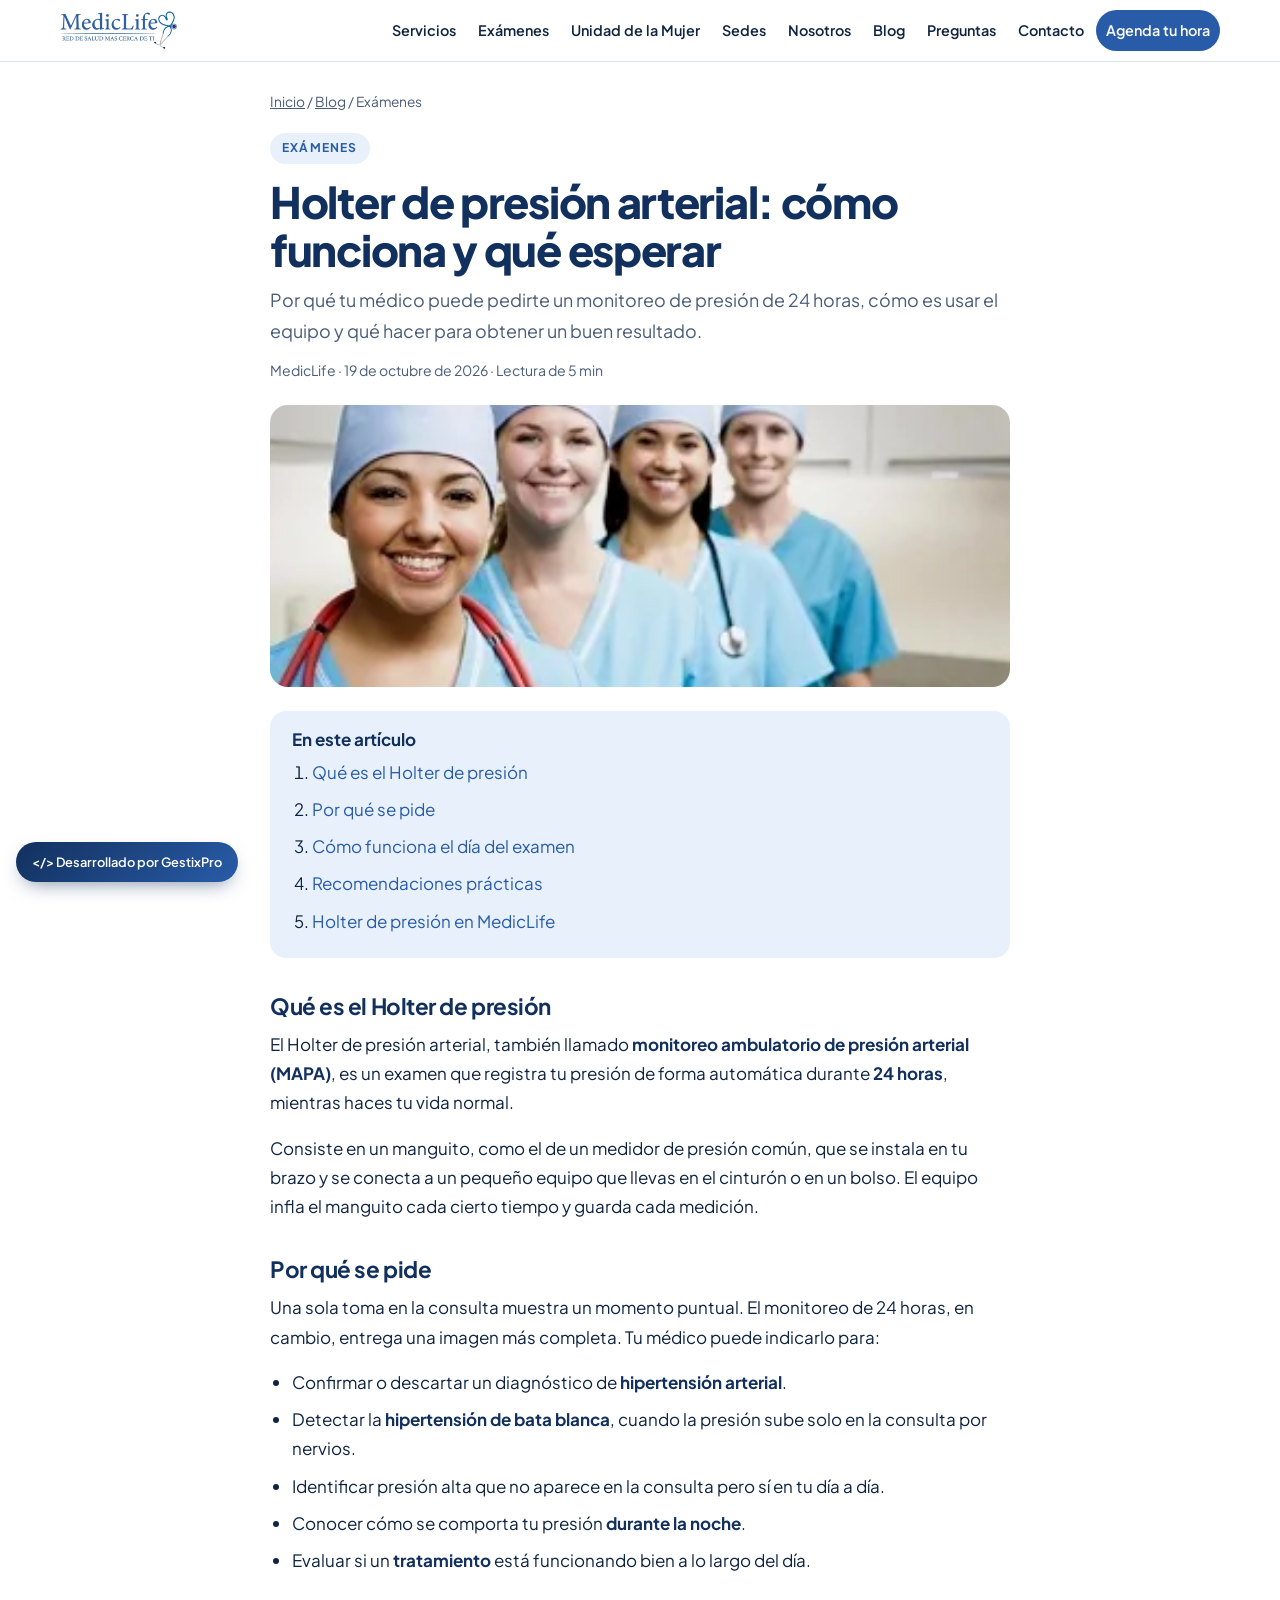
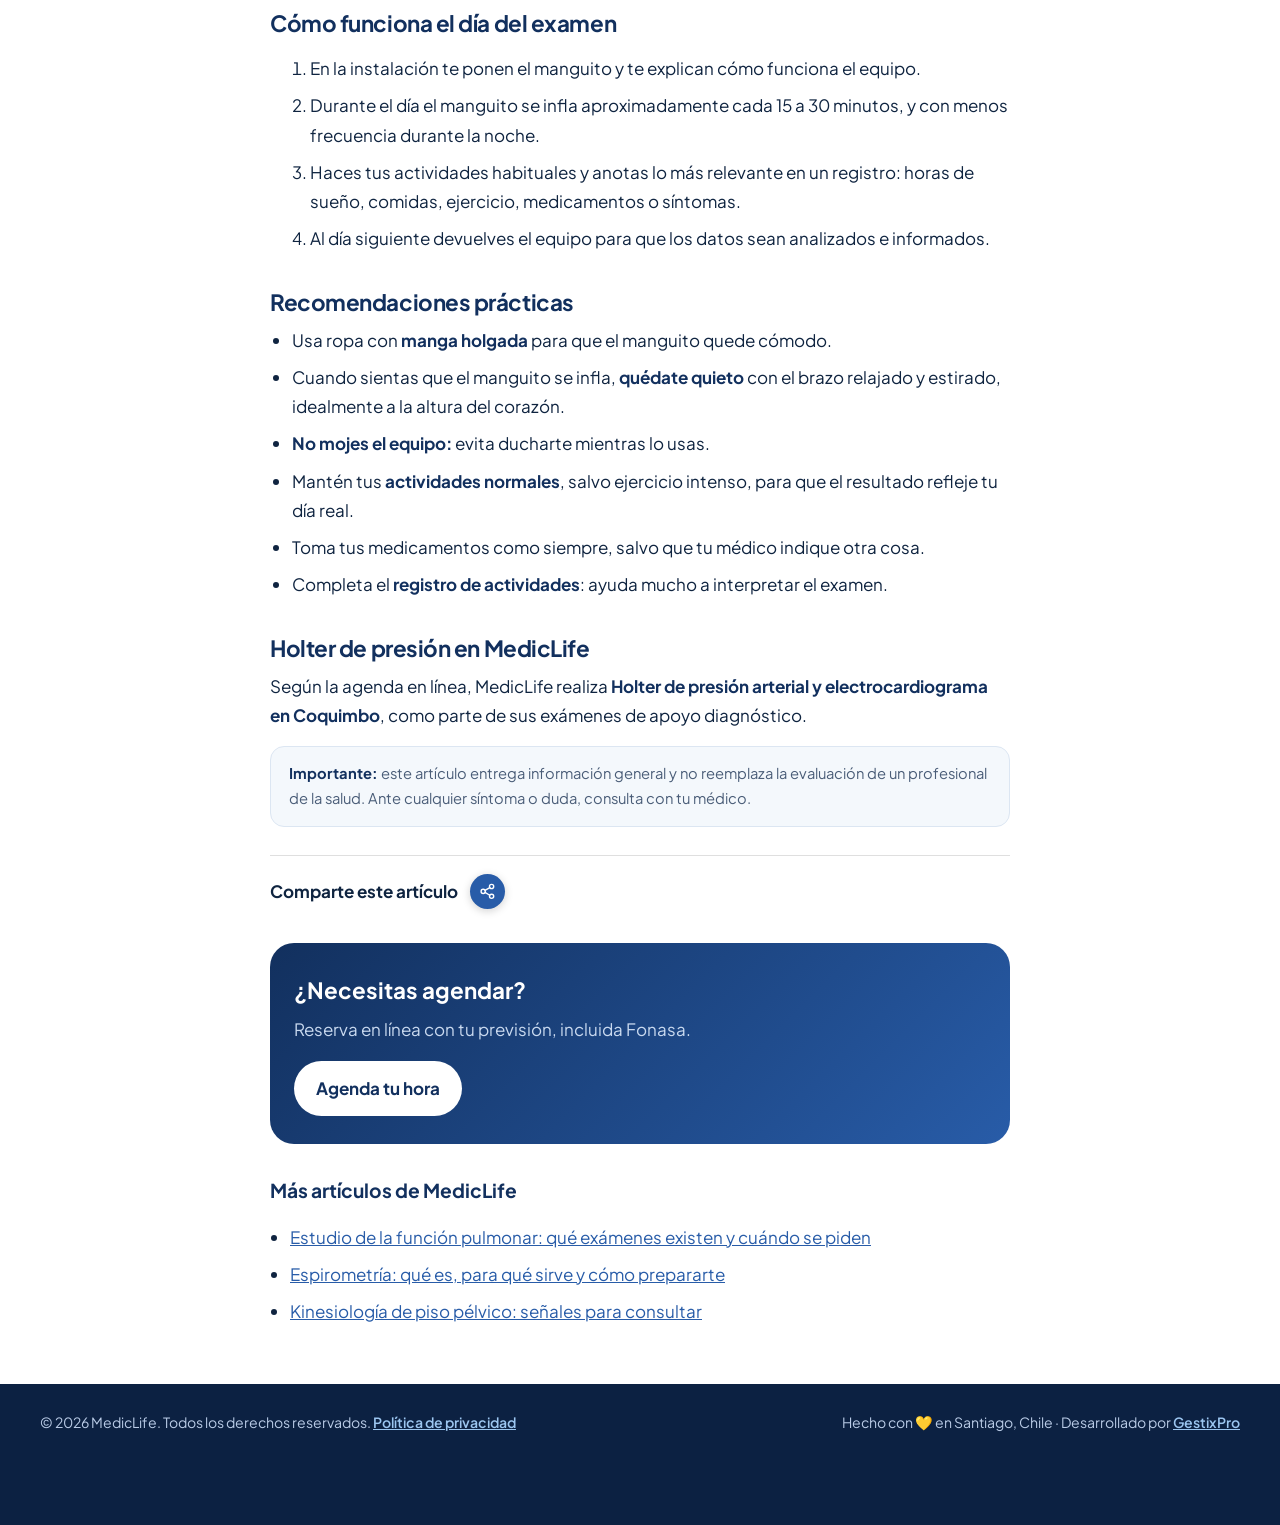
<file: blog/holter-presion-arterial-que-es.html>
<!DOCTYPE html>
<html lang="es-CL">
<head>
<meta charset="UTF-8">
<meta name="viewport" content="width=device-width, initial-scale=1">
<title>Holter de presión arterial: cómo funciona y qué esperar | MedicLife</title>
<meta name="description" content="Por qué tu médico puede pedirte un monitoreo de presión de 24 horas, cómo es usar el equipo y qué hacer para obtener un buen resultado.">
<link rel="canonical" href="https://www.mediclife.cl/blog/holter-presion-arterial-que-es.html">
<meta name="robots" content="index, follow">
<meta name="theme-color" content="#285CA8">
<meta property="og:type" content="article">
<meta property="og:locale" content="es_CL">
<meta property="og:site_name" content="MedicLife">
<meta property="og:title" content="Holter de presión arterial: cómo funciona y qué esperar">
<meta property="og:description" content="Por qué tu médico puede pedirte un monitoreo de presión de 24 horas, cómo es usar el equipo y qué hacer para obtener un buen resultado.">
<meta property="og:url" content="https://www.mediclife.cl/blog/holter-presion-arterial-que-es.html">
<meta property="og:image" content="https://www.mediclife.cl/og/blog/holter-presion-arterial-que-es.jpg">
<meta property="og:image:width" content="1200">
<meta property="og:image:height" content="630">
<meta name="twitter:image" content="https://www.mediclife.cl/og/blog/holter-presion-arterial-que-es.jpg">
<meta name="twitter:card" content="summary_large_image">
<link rel="icon" type="image/png" href="../assets/img/favicon.png">
<link rel="apple-touch-icon" href="../assets/img/apple-touch-icon.png">
<script type="application/ld+json">{"@context": "https://schema.org", "@type": "BlogPosting", "headline": "Holter de presión arterial: cómo funciona y qué esperar", "description": "Por qué tu médico puede pedirte un monitoreo de presión de 24 horas, cómo es usar el equipo y qué hacer para obtener un buen resultado.", "image": "https://www.mediclife.cl/assets/img/enfermeria.webp", "datePublished": "2026-10-19", "dateModified": "2026-10-19", "inLanguage": "es-CL", "mainEntityOfPage": "https://www.mediclife.cl/blog/holter-presion-arterial-que-es.html", "author": {"@type": "Organization", "name": "MedicLife", "url": "https://www.mediclife.cl/"}, "publisher": {"@type": "Organization", "name": "MedicLife", "logo": {"@type": "ImageObject", "url": "https://www.mediclife.cl/assets/img/logo.webp"}}}</script>
<script type="application/ld+json">{"@context": "https://schema.org", "@type": "BreadcrumbList", "itemListElement": [{"@type": "ListItem", "position": 1, "name": "Inicio", "item": "https://www.mediclife.cl/"}, {"@type": "ListItem", "position": 2, "name": "Blog", "item": "https://www.mediclife.cl/#blog"}, {"@type": "ListItem", "position": 3, "name": "Holter de presión arterial: cómo funciona y qué esperar", "item": "https://www.mediclife.cl/blog/holter-presion-arterial-que-es.html"}]}</script>
<style>@font-face{font-family:"Plus Jakarta Sans";font-weight:400;font-display:swap;src:url(../assets/fonts/plus-jakarta-sans-latin-400-normal.woff2) format("woff2")}@font-face{font-family:"Plus Jakarta Sans";font-weight:600;font-display:swap;src:url(../assets/fonts/plus-jakarta-sans-latin-600-normal.woff2) format("woff2")}@font-face{font-family:"Plus Jakarta Sans";font-weight:700;font-display:swap;src:url(../assets/fonts/plus-jakarta-sans-latin-700-normal.woff2) format("woff2")}@font-face{font-family:"Plus Jakarta Sans";font-weight:800;font-display:swap;src:url(../assets/fonts/plus-jakarta-sans-latin-800-normal.woff2) format("woff2")}
:root{--p:#285CA8;--ph:#1F4B8C;--s:#12305E;--soft:#E8F1FB;--bg2:#F4F8FC;--t:#0F2440;--m:#4A5D78;--b:#DCE6F2}
*{box-sizing:border-box}body{margin:0;font-family:"Plus Jakarta Sans",system-ui,sans-serif;font-size:17px;line-height:1.72;color:var(--t);background:#fff;-webkit-font-smoothing:antialiased}
/* Móvil: sin desplazamiento horizontal de la página (red de seguridad) */
html,body{overflow-x:hidden;overscroll-behavior-x:none}
html{touch-action:pan-y pinch-zoom}
body{position:relative;width:100%}
img{max-width:100%;height:auto;display:block}a{color:var(--p)}:focus-visible{outline:3px solid #3B8ED6;outline-offset:3px;border-radius:6px}
.skip{position:absolute;left:-9999px}.skip:focus{left:12px;top:8px;background:var(--s);color:#fff;padding:10px 14px;border-radius:10px;z-index:9}
header{position:sticky;top:0;z-index:5;background:rgba(255,255,255,.94);-webkit-backdrop-filter:blur(12px);backdrop-filter:blur(12px);border-bottom:1px solid var(--b)}
.hd{max-width:1200px;margin:0 auto;padding:10px 20px;display:flex;align-items:center;justify-content:space-between;gap:14px}
.hd img{height:38px;width:auto}.hd nav{display:flex;gap:2px;flex-wrap:wrap;justify-content:flex-end}
.hd nav a{text-decoration:none;color:var(--t);font-weight:600;font-size:.9rem;padding:8px 10px;border-radius:999px;white-space:nowrap}.hd nav a:hover{background:var(--soft);color:var(--p)}
.hd .cta{background:var(--p);color:#fff!important}.hd .cta:hover{background:var(--ph)!important}
@media(max-width:900px){.hd nav a:not(.cta):not(.keep){display:none}}
main{max-width:780px;margin:0 auto;padding:28px 20px 40px}
.crumbs{font-size:.86rem;color:var(--m);margin-bottom:18px}.crumbs a{color:var(--m)}
.cat{display:inline-block;font-size:.75rem;font-weight:700;letter-spacing:.1em;text-transform:uppercase;color:var(--p);background:var(--soft);padding:5px 12px;border-radius:999px}
h1{font-size:clamp(1.9rem,4.6vw,2.7rem);line-height:1.12;letter-spacing:-.03em;color:var(--s);margin:14px 0 10px;font-weight:800}
.dek{font-size:1.12rem;color:var(--m);margin:0}.meta{font-size:.88rem;color:var(--m);margin:12px 0 22px}
.cover img{border-radius:18px;width:100%;aspect-ratio:21/8;object-fit:cover}
.reader-toc{background:var(--soft);border-radius:16px;padding:14px 22px;margin:24px 0}.reader-toc strong{display:block;color:var(--s)}.reader-toc ol{margin:4px 0 0;padding-left:20px}.reader-toc a{text-decoration:none}
h4{font-size:1.4rem;line-height:1.25;color:var(--s);margin:34px 0 10px;letter-spacing:-.02em}
main p{margin:0 0 16px}main ul{margin:0 0 18px;padding-left:22px}main li{margin-bottom:8px}main strong{color:var(--s)}
.reader-note{background:var(--bg2);border:1px solid var(--b);border-radius:14px;padding:14px 18px;font-size:.92rem;color:var(--m)}
.box{margin:34px 0 10px;border-radius:24px;padding:28px 24px;background:linear-gradient(135deg,var(--s),var(--p));color:#fff}.box h2{margin:0 0 6px;color:#fff;font-size:1.4rem}.box p{color:#C9D9EF;margin:0 0 16px}
.btn{display:inline-block;background:#fff;color:var(--s);font-weight:700;text-decoration:none;border-radius:999px;padding:13px 22px}.btn:hover{background:var(--soft)}
.more{margin-top:30px}.more h2{font-size:1.2rem;color:var(--s)}.more ul{padding-left:20px}
footer{background:#0C2142;color:#B9CBE6;font-size:.88rem;padding:26px 20px 90px}footer .in{max-width:1200px;margin:0 auto;display:flex;flex-wrap:wrap;justify-content:space-between;gap:10px}footer a{color:#9CC6F0;font-weight:600}
.gx{position:fixed;left:16px;bottom:18px;display:inline-flex;align-items:center;gap:8px;padding:9px 16px;border-radius:999px;background:linear-gradient(135deg,var(--s),var(--p));color:#fff;text-decoration:none;font-weight:600;font-size:.8rem;box-shadow:0 8px 20px -8px rgba(18,48,94,.6)}
@media(max-width:620px){.gx{font-size:.72rem;padding:7px 12px;left:12px;bottom:14px}}
</style>
</head>
<body>
<a class="skip" href="#contenido">Saltar al contenido</a>
<header><div class="hd">
  <a href="../" aria-label="MedicLife, ir al inicio"><img src="../assets/img/logo.webp" alt="MedicLife" width="420" height="136"></a>
  <nav aria-label="Navegación principal"><a href="../#servicios">Servicios</a><a href="../#examenes">Exámenes</a><a href="../#mujer">Unidad de la Mujer</a><a href="../#sedes">Sedes</a><a href="../#nosotros">Nosotros</a><a href="../#blog" class="keep">Blog</a><a href="../#preguntas">Preguntas</a><a href="../#contacto">Contacto</a><a class="cta" href="https://beta-sacmed.novacaribe.com/ReservaOnline/11454" target="_blank" rel="noopener">Agenda tu hora</a></nav>
</div></header>
<main id="contenido">
  <nav class="crumbs" aria-label="Ruta de navegación"><a href="../">Inicio</a> / <a href="../#blog">Blog</a> / Exámenes</nav>
  <article>
    <span class="cat">Exámenes</span>
    <h1>Holter de presión arterial: cómo funciona y qué esperar</h1>
    <p class="dek">Por qué tu médico puede pedirte un monitoreo de presión de 24 horas, cómo es usar el equipo y qué hacer para obtener un buen resultado.</p>
    <p class="meta">MedicLife · <time datetime="2026-10-19">19 de octubre de 2026</time> · Lectura de 5 min</p>
    <figure class="cover" style="margin:0"><img src="../assets/img/enfermeria.webp" alt="Equipo de enfermería sonriendo" width="1125" height="340"></figure>
    <nav class="reader-toc" aria-label="Contenido del artículo"><strong>En este artículo</strong><ol><li><a href="#holter-que-es">Qué es el Holter de presión</a></li><li><a href="#holter-por-que">Por qué se pide</a></li><li><a href="#holter-como-funciona">Cómo funciona el día del examen</a></li><li><a href="#holter-recomendaciones">Recomendaciones prácticas</a></li><li><a href="#holter-mediclife">Holter de presión en MedicLife</a></li></ol></nav>
    <h4 id="holter-que-es">Qué es el Holter de presión</h4>
<p>El Holter de presión arterial, también llamado <strong>monitoreo ambulatorio de presión arterial (MAPA)</strong>, es un examen que registra tu presión de forma automática durante <strong>24 horas</strong>, mientras haces tu vida normal.</p>
<p>Consiste en un manguito, como el de un medidor de presión común, que se instala en tu brazo y se conecta a un pequeño equipo que llevas en el cinturón o en un bolso. El equipo infla el manguito cada cierto tiempo y guarda cada medición.</p>

<h4 id="holter-por-que">Por qué se pide</h4>
<p>Una sola toma en la consulta muestra un momento puntual. El monitoreo de 24 horas, en cambio, entrega una imagen más completa. Tu médico puede indicarlo para:</p>
<ul>
<li>Confirmar o descartar un diagnóstico de <strong>hipertensión arterial</strong>.</li>
<li>Detectar la <strong>hipertensión de bata blanca</strong>, cuando la presión sube solo en la consulta por nervios.</li>
<li>Identificar presión alta que no aparece en la consulta pero sí en tu día a día.</li>
<li>Conocer cómo se comporta tu presión <strong>durante la noche</strong>.</li>
<li>Evaluar si un <strong>tratamiento</strong> está funcionando bien a lo largo del día.</li>
</ul>

<h4 id="holter-como-funciona">Cómo funciona el día del examen</h4>
<ol>
<li>En la instalación te ponen el manguito y te explican cómo funciona el equipo.</li>
<li>Durante el día el manguito se infla aproximadamente cada 15 a 30 minutos, y con menos frecuencia durante la noche.</li>
<li>Haces tus actividades habituales y anotas lo más relevante en un registro: horas de sueño, comidas, ejercicio, medicamentos o síntomas.</li>
<li>Al día siguiente devuelves el equipo para que los datos sean analizados e informados.</li>
</ol>

<h4 id="holter-recomendaciones">Recomendaciones prácticas</h4>
<ul>
<li>Usa ropa con <strong>manga holgada</strong> para que el manguito quede cómodo.</li>
<li>Cuando sientas que el manguito se infla, <strong>quédate quieto</strong> con el brazo relajado y estirado, idealmente a la altura del corazón.</li>
<li><strong>No mojes el equipo:</strong> evita ducharte mientras lo usas.</li>
<li>Mantén tus <strong>actividades normales</strong>, salvo ejercicio intenso, para que el resultado refleje tu día real.</li>
<li>Toma tus medicamentos como siempre, salvo que tu médico indique otra cosa.</li>
<li>Completa el <strong>registro de actividades</strong>: ayuda mucho a interpretar el examen.</li>
</ul>

<h4 id="holter-mediclife">Holter de presión en MedicLife</h4>
<p>Según la agenda en línea, MedicLife realiza <strong>Holter de presión arterial y electrocardiograma en Coquimbo</strong>, como parte de sus exámenes de apoyo diagnóstico.</p>
    <p class="reader-note"><strong>Importante:</strong> este artículo entrega información general y no reemplaza la evaluación de un profesional de la salud. Ante cualquier síntoma o duda, consulta con tu médico.</p>
  
<div class="gx-share-bar" data-standalone-only data-static-only style="display:flex;align-items:center;gap:12px;margin:28px 0 0;padding-top:18px;border-top:1px solid rgba(128,128,128,.25);font-weight:700"><span>Comparte este artículo</span><button type="button" class="gx-share-btn" data-gx-compartir data-url="https://www.mediclife.cl/blog/holter-presion-arterial-que-es.html" data-titulo="Holter de presión arterial: cómo funciona y qué esperar" aria-label="Compartir este artículo" title="Compartir"><svg viewBox="0 0 24 24" fill="none" stroke="currentColor" stroke-width="2" stroke-linecap="round" stroke-linejoin="round" aria-hidden="true"><circle cx="18" cy="5" r="3"/><circle cx="6" cy="12" r="3"/><circle cx="18" cy="19" r="3"/><line x1="8.6" y1="13.5" x2="15.4" y2="17.5"/><line x1="15.4" y1="6.5" x2="8.6" y2="10.5"/></svg></button></div>
</article>
  <section class="box" aria-label="Agenda tu hora"><h2>¿Necesitas agendar?</h2><p>Reserva en línea con tu previsión, incluida Fonasa.</p><a class="btn" href="https://beta-sacmed.novacaribe.com/ReservaOnline/11454" target="_blank" rel="noopener">Agenda tu hora</a></section>
  <section class="more" aria-label="Más artículos"><h2>Más artículos de MedicLife</h2><ul><li><a href="estudio-funcion-pulmonar-examenes.html">Estudio de la función pulmonar: qué exámenes existen y cuándo se piden</a></li><li><a href="espirometria-que-es-y-como-prepararte.html">Espirometría: qué es, para qué sirve y cómo prepararte</a></li><li><a href="kinesiologia-piso-pelvico-cuando-consultar.html">Kinesiología de piso pélvico: señales para consultar</a></li></ul></section>
</main>
<footer><div class="in">
  <span>© <span class="js-year"></span> MedicLife. Todos los derechos reservados. <a href="../#politica-de-privacidad">Política de privacidad</a></span>
  <span>Hecho con 💛 en Santiago, Chile · Desarrollado por <a href="https://gestixpro.cl/" target="_blank" rel="noopener">GestixPro</a></span>
</div></footer>
<a class="gx" href="https://gestixpro.cl/" target="_blank" rel="noopener">&lt;/&gt; Desarrollado por GestixPro</a>
<script>document.querySelectorAll('.js-year').forEach(function(e){e.textContent=new Date().getFullYear()});</script>
<!-- ═══ GestixPro · Compartir (menú compacto: copiar, Instagram, Facebook, WhatsApp, correo) ═══
     Uso: cualquier botón con  onclick="gxCompartir(this, URL, TÍTULO)"  o con los atributos
     data-gx-compartir data-url="..." data-titulo="..."  (si falta data-url usa la página actual).
     Tarjetas del blog: gxTarjetas('selector') agrega el botón a cada tarjeta (también a las
     que se creen después con JS), con la URL del enlace blog/... de la tarjeta y su título.
     Colores: definir en :root --gx-bg, --gx-fg, --gx-bg-hover y --gx-fg-hover con la marca.
     data-url="auto": usa el último artículo abierto (window.gxArticuloActual), que se registra
     solo al hacer clic en cualquier enlace a blog/... o en la tarjeta que lo contiene.
     El menú se dibuja sobre el body con posición fija, así funciona dentro de modales. -->
<style id="gx-compartir-tema">:root{--gx-bg:#285CA8;--gx-fg:#ffffff;--gx-bg-hover:#12305E;--gx-fg-hover:#ffffff}</style>
<style id="gx-compartir-css">
.gx-share-btn{width:2.2rem;height:2.2rem;border-radius:50%;display:inline-flex;align-items:center;justify-content:center;border:0;background:var(--gx-bg,#1d1d1f);color:var(--gx-fg,#fff);cursor:pointer;padding:0;flex:0 0 auto;box-shadow:0 2px 8px rgba(0,0,0,.18);transition:transform .15s,background .2s,color .2s}
.gx-share-btn:hover,.gx-share-btn:focus-visible,.gx-share-btn[aria-expanded="true"]{background:var(--gx-bg-hover,#444);color:var(--gx-fg-hover,#fff);transform:scale(1.06)}
.gx-share-btn:focus-visible{outline:2px solid var(--gx-bg,#1d1d1f);outline-offset:2px}
.gx-share-card{position:absolute;right:var(--gx-card-x,14px);bottom:var(--gx-card-y,14px);z-index:3;width:2.1rem;height:2.1rem}
.gx-share-btn svg{width:1.05rem;height:1.05rem}
.gx-share-pop,.gx-share-tip{margin:0;inset:auto;border:0;overflow:visible}
.gx-share-pop{position:fixed;z-index:2147483000;display:flex;align-items:center;gap:6px;padding:7px 8px;border-radius:999px;background:#fff;box-shadow:0 10px 30px rgba(0,0,0,.22),0 0 0 1px rgba(0,0,0,.06);opacity:0;transform:translateY(4px) scale(.96);transition:opacity .15s,transform .15s;font-family:system-ui,-apple-system,"Segoe UI",sans-serif}
.gx-share-pop.on{opacity:1;transform:none}
.gx-share-pop a,.gx-share-pop button{width:32px;height:32px;border-radius:50%;display:inline-flex;align-items:center;justify-content:center;border:0;padding:0;margin:0;cursor:pointer;color:#fff;text-decoration:none;transition:transform .15s,filter .15s;position:relative}
.gx-share-pop a:hover,.gx-share-pop button:hover,.gx-share-pop a:focus-visible,.gx-share-pop button:focus-visible{transform:translateY(-2px);filter:brightness(1.08)}
.gx-share-pop :focus-visible{outline:2px solid #1d1d1f;outline-offset:2px}
.gx-share-pop svg{width:16px;height:16px;fill:currentColor}
.gx-share-pop .gx-copy{background:#5f6368}.gx-share-pop .gx-ig{background:radial-gradient(circle at 30% 107%,#fdf497 0%,#fd5949 45%,#d6249f 60%,#285AEB 90%)}
.gx-share-pop .gx-fb{background:#1877F2}.gx-share-pop .gx-wa{background:#25D366}.gx-share-pop .gx-mail{background:#EA4335}
.gx-share-tip{position:fixed;z-index:2147483001;background:#1d1d1f;color:#fff;font:600 12px/1.3 system-ui,sans-serif;padding:6px 10px;border-radius:8px;max-width:260px;text-align:center;pointer-events:none;opacity:0;transition:opacity .15s}
.gx-share-tip.on{opacity:1}
@media (prefers-reduced-motion:reduce){.gx-share-pop,.gx-share-pop a,.gx-share-pop button{transition:none}}
</style>
<script id="gx-compartir-js">
(function(){
  if (window.gxCompartir) return;
  var I = {
    share:'<svg viewBox="0 0 24 24" fill="none" stroke="currentColor" stroke-width="2" stroke-linecap="round" stroke-linejoin="round" aria-hidden="true"><circle cx="18" cy="5" r="3"/><circle cx="6" cy="12" r="3"/><circle cx="18" cy="19" r="3"/><line x1="8.6" y1="13.5" x2="15.4" y2="17.5"/><line x1="15.4" y1="6.5" x2="8.6" y2="10.5"/></svg>',
    copy:'<svg viewBox="0 0 24 24" aria-hidden="true"><path d="M10.6 13.4a1 1 0 0 1 0-1.4l3.4-3.4a1 1 0 1 1 1.4 1.4L12 13.4a1 1 0 0 1-1.4 0zM7.1 21a4.1 4.1 0 0 1-2.9-7l2.8-2.8a1 1 0 1 1 1.4 1.4l-2.8 2.8a2.1 2.1 0 0 0 3 3l2.8-2.8a1 1 0 1 1 1.4 1.4L10 19.8A4.1 4.1 0 0 1 7.1 21zm9.3-7.4a1 1 0 0 1-.7-1.7l2.8-2.8a2.1 2.1 0 0 0-3-3l-2.8 2.8a1 1 0 1 1-1.4-1.4L14 4.2a4.1 4.1 0 0 1 5.8 5.8l-2.8 2.8a1 1 0 0 1-.6.8z"/></svg>',
    ig:'<svg viewBox="0 0 24 24" aria-hidden="true"><path d="M12 7.3A4.7 4.7 0 1 0 16.7 12 4.7 4.7 0 0 0 12 7.3zm0 7.7a3 3 0 1 1 3-3 3 3 0 0 1-3 3zm6-7.9a1.1 1.1 0 1 1-1.1-1.1A1.1 1.1 0 0 1 18 7.1zM21.9 8.2a5.4 5.4 0 0 0-1.5-3.9 5.5 5.5 0 0 0-3.9-1.5C15 2.7 9 2.7 7.5 2.8a5.5 5.5 0 0 0-3.9 1.5 5.5 5.5 0 0 0-1.5 3.9C2 9.7 2 15.7 2.1 17.2a5.4 5.4 0 0 0 1.5 3.9 5.5 5.5 0 0 0 3.9 1.5c1.5.1 7.5.1 9 0a5.4 5.4 0 0 0 3.9-1.5 5.5 5.5 0 0 0 1.5-3.9c.1-1.5.1-7.5 0-9zm-2 10.6a3 3 0 0 1-1.7 1.7c-1.2.5-4 .4-5.2.4s-4.1.1-5.2-.4a3 3 0 0 1-1.7-1.7c-.5-1.2-.4-4-.4-5.2s-.1-4.1.4-5.2a3 3 0 0 1 1.7-1.7c1.2-.5 4-.4 5.2-.4s4.1-.1 5.2.4a3 3 0 0 1 1.7 1.7c.5 1.2.4 4 .4 5.2s.1 4.1-.4 5.2z"/></svg>',
    fb:'<svg viewBox="0 0 24 24" aria-hidden="true"><path d="M14 13.5h2.5l1-4H14v-2c0-1 0-2 2-2h1.5V2.1A28 28 0 0 0 14.6 2C11.9 2 10 3.7 10 6.7v2.8H7v4h3V22h4z"/></svg>',
    wa:'<svg viewBox="0 0 24 24" aria-hidden="true"><path d="M17.5 14.4c-.3-.1-1.8-.9-2-1s-.5-.1-.7.2-.8 1-1 1.2-.4.2-.7.1a8.2 8.2 0 0 1-2.4-1.5 9 9 0 0 1-1.7-2.1c-.2-.3 0-.5.1-.6l.5-.5.3-.5a.6.6 0 0 0 0-.5c0-.1-.7-1.6-.9-2.2s-.5-.5-.7-.5h-.6a1.1 1.1 0 0 0-.8.4 3.4 3.4 0 0 0-1 2.5 5.9 5.9 0 0 0 1.2 3.1 13.5 13.5 0 0 0 5.2 4.6c.7.3 1.3.5 1.7.6a4.2 4.2 0 0 0 1.9.1 3.2 3.2 0 0 0 2.1-1.5 2.6 2.6 0 0 0 .2-1.5c-.1-.1-.3-.2-.6-.3zM12 21.8a9.9 9.9 0 0 1-5-1.4l-.4-.2-3.7 1 1-3.6-.2-.4a9.8 9.8 0 1 1 8.3 4.6zm8.4-18.2A11.8 11.8 0 0 0 1.9 17.8L.2 24l6.3-1.7A11.8 11.8 0 0 0 12 23.7 11.9 11.9 0 0 0 20.4 3.6z"/></svg>',
    mail:'<svg viewBox="0 0 24 24" aria-hidden="true"><path d="M20 4H4a2 2 0 0 0-2 2v12a2 2 0 0 0 2 2h16a2 2 0 0 0 2-2V6a2 2 0 0 0-2-2zm0 4.2-8 5-8-5V6l8 5 8-5z"/></svg>'
  };
  window.gxIconoCompartir = I.share;
  var pop = null, tip = null, origen = null, tTip;
  function cerrar(volverFoco){
    if (!pop) return;
    try { if (pop.hidePopover) pop.hidePopover(); } catch (e) {}
    pop.remove(); pop = null;
    document.removeEventListener('click', fuera, true);
    document.removeEventListener('keydown', teclas, true);
    window.removeEventListener('scroll', reubicar, true);
    window.removeEventListener('resize', reubicar);
    if (origen) { origen.setAttribute('aria-expanded', 'false'); if (volverFoco) origen.focus(); }
  }
  function fuera(e){ if (pop && !pop.contains(e.target) && e.target !== origen && !origen.contains(e.target)) cerrar(false); }
  function teclas(e){
    if (e.key === 'Escape') { e.stopPropagation(); e.preventDefault(); cerrar(true); return; }
    if (!pop || !/^Arrow(Left|Right)$/.test(e.key)) return;
    var it = [].slice.call(pop.querySelectorAll('a,button')), i = it.indexOf(document.activeElement);
    if (i < 0) return;
    e.preventDefault();
    it[(i + (e.key === 'ArrowRight' ? 1 : it.length - 1)) % it.length].focus();
  }
  function reubicar(){
    if (!pop || !origen) return;
    var r = origen.getBoundingClientRect(), w = pop.offsetWidth, h = pop.offsetHeight, m = 8;
    var top = r.bottom + m;
    if (top + h > window.innerHeight - m) top = r.top - h - m;
    var left = r.left + r.width / 2 - w / 2;
    left = Math.max(m, Math.min(left, window.innerWidth - w - m));
    pop.style.top = Math.max(m, top) + 'px'; pop.style.left = left + 'px';
  }
  function aviso(texto){
    if (!tip) { tip = document.createElement('div'); tip.className = 'gx-share-tip'; tip.setAttribute('role', 'status'); document.body.appendChild(tip); }
    tip.textContent = texto;
    capaSuperior(tip);
    var r = (origen || document.body).getBoundingClientRect();
    tip.style.left = '-9999px'; tip.classList.add('on');
    var w = tip.offsetWidth, top = r.top - tip.offsetHeight - 10;
    if (top < 8) top = r.bottom + 10;
    tip.style.top = top + 'px';
    tip.style.left = Math.max(8, Math.min(r.left + r.width / 2 - w / 2, window.innerWidth - w - 8)) + 'px';
    clearTimeout(tTip); tTip = setTimeout(function(){ tip.classList.remove('on'); }, 2600);
  }
  function copiar(url){
    function viejo(){
      var ta = document.createElement('textarea'); ta.value = url; ta.setAttribute('readonly', '');
      ta.style.cssText = 'position:fixed;top:0;left:0;opacity:0'; document.body.appendChild(ta); ta.select();
      var ok = false; try { ok = document.execCommand('copy'); } catch (e) {}
      ta.remove(); return Promise.resolve(ok);
    }
    if (navigator.clipboard && window.isSecureContext) return navigator.clipboard.writeText(url).then(function(){ return true; }, viejo);
    return viejo();
  }
  // Los <dialog> abiertos con showModal() quedan en la "capa superior" del navegador: el menú
  // también debe ir ahí (API popover) para no quedar escondido detrás del modal.
  function capaSuperior(el){
    if (!el.showPopover) return;
    el.setAttribute('popover', 'manual');
    try { if (el.matches(':popover-open')) el.hidePopover(); el.showPopover(); } catch (e) {}
  }
  function abrir(u){ window.open(u, '_blank', 'noopener,noreferrer,width=640,height=560'); }
  window.gxCompartir = function(btn, url, titulo){
    if (btn && btn.preventDefault) { btn.preventDefault(); btn = btn.currentTarget; }
    var act = window.gxArticuloActual || {};
    if (url === 'auto') { url = act.url || location.href; titulo = titulo || act.titulo; }
    url = url || (btn && btn.getAttribute('data-url')) || (document.querySelector('link[rel=canonical]') || {}).href || location.href;
    try { url = new URL(url, location.href).href; } catch (e) {}
    titulo = (titulo || (btn && btn.getAttribute('data-titulo')) || document.title || '').trim();
    if (pop && origen === btn) { cerrar(true); return; }
    cerrar(false);
    origen = btn; btn.setAttribute('aria-expanded', 'true'); btn.setAttribute('aria-haspopup', 'true');
    var u = encodeURIComponent(url), t = encodeURIComponent(titulo);
    pop = document.createElement('div');
    pop.className = 'gx-share-pop'; pop.setAttribute('role', 'group'); pop.setAttribute('aria-label', 'Compartir');
    pop.innerHTML =
      '<button type="button" class="gx-copy" data-a="copy" title="Copiar enlace" aria-label="Copiar enlace">' + I.copy + '</button>' +
      '<button type="button" class="gx-ig" data-a="ig" title="Compartir en Instagram" aria-label="Compartir en Instagram">' + I.ig + '</button>' +
      '<a class="gx-fb" href="https://www.facebook.com/sharer/sharer.php?u=' + u + '" target="_blank" rel="noopener" title="Compartir en Facebook" aria-label="Compartir en Facebook">' + I.fb + '</a>' +
      '<a class="gx-wa" href="https://api.whatsapp.com/send?text=' + t + '%20' + u + '" target="_blank" rel="noopener" title="Compartir por WhatsApp" aria-label="Compartir por WhatsApp">' + I.wa + '</a>' +
      '<a class="gx-mail" href="mailto:?subject=' + t + '&body=' + t + '%0A%0A' + u + '" title="Compartir por correo" aria-label="Compartir por correo">' + I.mail + '</a>';
    document.body.appendChild(pop);
    capaSuperior(pop);
    pop.addEventListener('click', function(e){
      var el = e.target.closest('a,button'); if (!el) return;
      e.stopPropagation();
      var a = el.getAttribute('data-a');
      if (el.classList.contains('gx-fb')) { e.preventDefault(); abrir(el.href); cerrar(false); return; }
      if (!a) { setTimeout(function(){ cerrar(false); }, 50); return; }
      if (a === 'copy') { copiar(url).then(function(ok){ aviso(ok ? '¡Enlace copiado!' : 'No se pudo copiar el enlace'); }); cerrar(true); }
      if (a === 'ig') {
        // Instagram no permite compartir enlaces desde la web: en el celular se abre el menú
        // del sistema (donde aparece Instagram); en el computador se copia el enlace.
        if (navigator.share && window.matchMedia('(pointer: coarse)').matches) {
          cerrar(false); navigator.share({ title: titulo, url: url }).catch(function(){});
        } else {
          copiar(url).then(function(ok){ aviso(ok ? 'Enlace copiado: pégalo en tu historia, publicación o mensaje de Instagram' : 'No se pudo copiar el enlace'); });
          cerrar(true);
        }
      }
    });
    reubicar();
    requestAnimationFrame(function(){ if (pop) pop.classList.add('on'); });
    pop.querySelector('button').focus({ preventScroll: true });
    setTimeout(function(){
      document.addEventListener('click', fuera, true);
      document.addEventListener('keydown', teclas, true);
      window.addEventListener('scroll', reubicar, true);
      window.addEventListener('resize', reubicar);
    }, 0);
  };
  // Botón Compartir en las tarjetas del blog
  function enTarjeta(card){
    if (card.querySelector(':scope > .gx-share-card')) return;
    var a = card.matches('a[href*="blog/"]') ? card : card.querySelector('a[href*="blog/"]');
    if (!a) return;
    var h = card.querySelector('h2,h3,h4');
    var b = document.createElement('button');
    b.type = 'button'; b.className = 'gx-share-btn gx-share-card';
    b.setAttribute('aria-label', 'Compartir' + (h ? ': ' + h.textContent.trim() : ' este artículo'));
    b.title = 'Compartir'; b.innerHTML = I.share;
    var parar = function(e){ e.stopPropagation(); };
    b.addEventListener('click', function(e){
      e.preventDefault(); e.stopPropagation();
      window.gxCompartir(b, a.getAttribute('href'), h ? h.textContent : '');
    });
    b.addEventListener('keydown', parar); b.addEventListener('pointerdown', parar); b.addEventListener('mousedown', parar);
    if (getComputedStyle(card).position === 'static') card.style.position = 'relative';
    card.appendChild(b);
  }
  window.gxTarjetas = function(selector){
    var poner = function(){ [].forEach.call(document.querySelectorAll(selector), enTarjeta); };
    if (document.readyState === 'loading') document.addEventListener('DOMContentLoaded', poner); else poner();
    var t; new MutationObserver(function(){ clearTimeout(t); t = setTimeout(poner, 60); })
      .observe(document.documentElement, { childList: true, subtree: true });
  };
  // Recuerda el artículo que se está abriendo (para los modales que se llenan dinámicamente)
  document.addEventListener('click', function(e){
    if (!e.target.closest || e.target.closest('.gx-share-pop,[data-gx-compartir],.gx-share-card')) return;
    var a = e.target.closest('a[href*="blog/"]');
    var caja = e.target.closest('article,li,[class*="card"],[class*="post"],[class*="nota"]');
    if (!a && caja) a = caja.querySelector('a[href*="blog/"]');
    if (!a) return;
    caja = a.closest('article,li,[class*="card"],[class*="post"],[class*="nota"]');
    var h = caja && caja.querySelector('h2,h3,h4');
    window.gxArticuloActual = { url: a.href, titulo: (h ? h.textContent : a.textContent).trim() };
  }, true);
  document.addEventListener('click', function(e){
    var b = e.target.closest && e.target.closest('[data-gx-compartir]');
    if (!b) return;
    e.preventDefault(); e.stopPropagation();
    window.gxCompartir(b, b.getAttribute('data-url'), b.getAttribute('data-titulo'));
  });
})();
</script>
<!-- ═══ fin GestixPro · Compartir ═══ -->
</body>
</html>
</file>
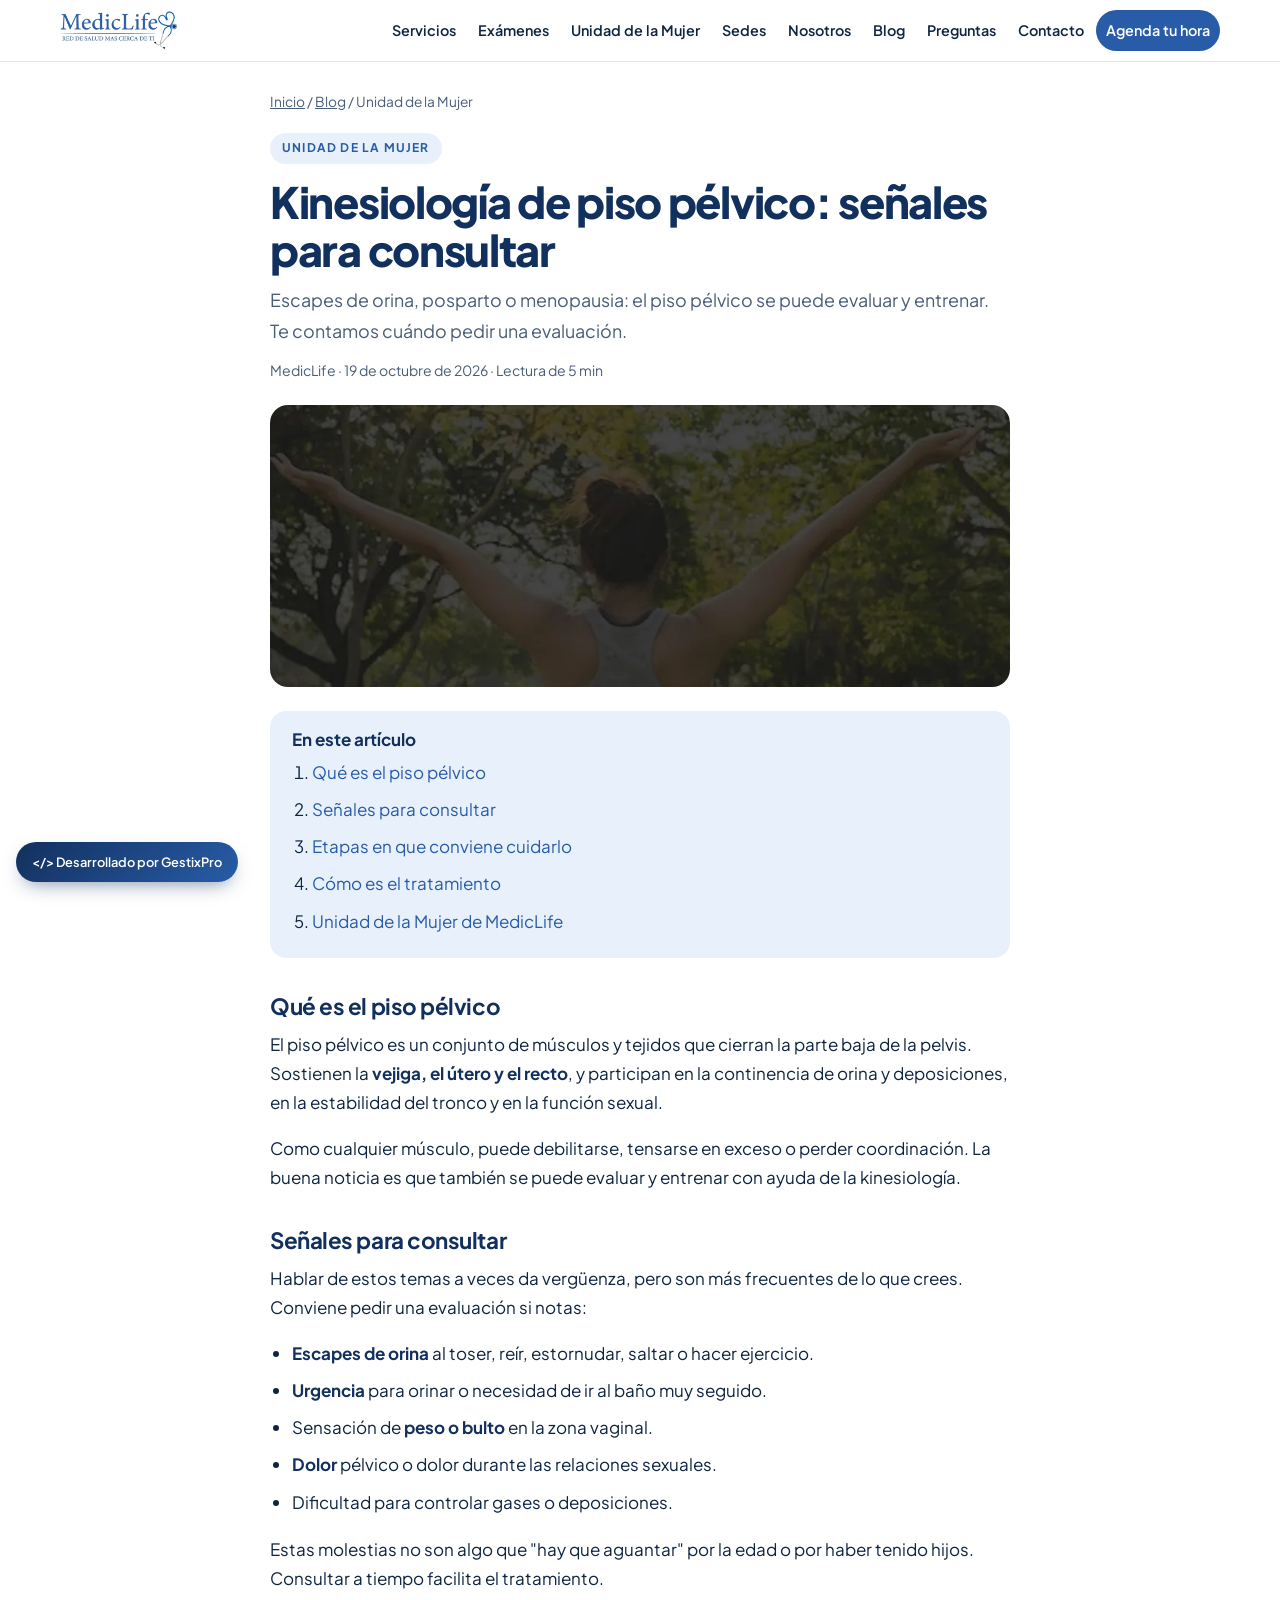
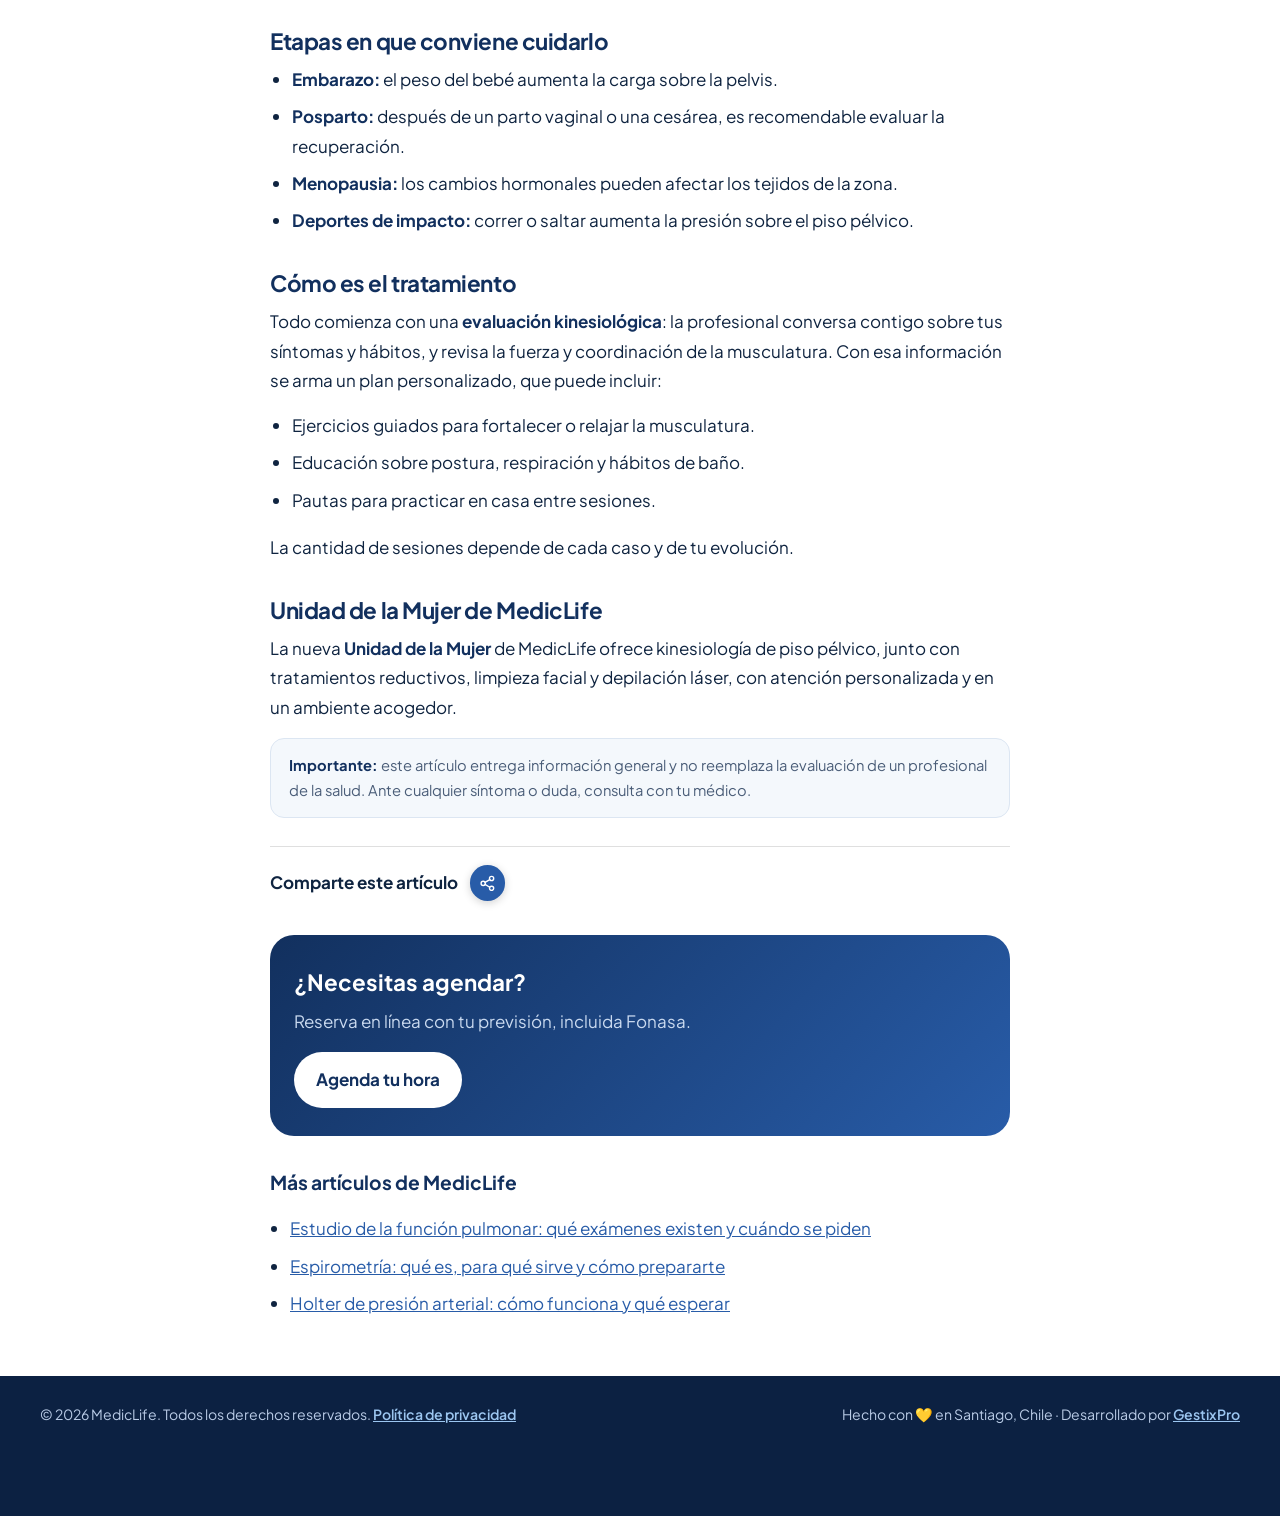
<file: blog/kinesiologia-piso-pelvico-cuando-consultar.html>
<!DOCTYPE html>
<html lang="es-CL">
<head>
<meta charset="UTF-8">
<meta name="viewport" content="width=device-width, initial-scale=1">
<title>Kinesiología de piso pélvico: señales para consultar | MedicLife</title>
<meta name="description" content="Escapes de orina, posparto o menopausia: el piso pélvico se puede evaluar y entrenar. Te contamos cuándo pedir una evaluación.">
<link rel="canonical" href="https://www.mediclife.cl/blog/kinesiologia-piso-pelvico-cuando-consultar.html">
<meta name="robots" content="index, follow">
<meta name="theme-color" content="#285CA8">
<meta property="og:type" content="article">
<meta property="og:locale" content="es_CL">
<meta property="og:site_name" content="MedicLife">
<meta property="og:title" content="Kinesiología de piso pélvico: señales para consultar">
<meta property="og:description" content="Escapes de orina, posparto o menopausia: el piso pélvico se puede evaluar y entrenar. Te contamos cuándo pedir una evaluación.">
<meta property="og:url" content="https://www.mediclife.cl/blog/kinesiologia-piso-pelvico-cuando-consultar.html">
<meta property="og:image" content="https://www.mediclife.cl/og/blog/kinesiologia-piso-pelvico-cuando-consultar.jpg">
<meta property="og:image:width" content="1200">
<meta property="og:image:height" content="630">
<meta name="twitter:image" content="https://www.mediclife.cl/og/blog/kinesiologia-piso-pelvico-cuando-consultar.jpg">
<meta name="twitter:card" content="summary_large_image">
<link rel="icon" type="image/png" href="../assets/img/favicon.png">
<link rel="apple-touch-icon" href="../assets/img/apple-touch-icon.png">
<script type="application/ld+json">{"@context": "https://schema.org", "@type": "BlogPosting", "headline": "Kinesiología de piso pélvico: señales para consultar", "description": "Escapes de orina, posparto o menopausia: el piso pélvico se puede evaluar y entrenar. Te contamos cuándo pedir una evaluación.", "image": "https://www.mediclife.cl/assets/img/unidad-mujer.webp", "datePublished": "2026-10-19", "dateModified": "2026-10-19", "inLanguage": "es-CL", "mainEntityOfPage": "https://www.mediclife.cl/blog/kinesiologia-piso-pelvico-cuando-consultar.html", "author": {"@type": "Organization", "name": "MedicLife", "url": "https://www.mediclife.cl/"}, "publisher": {"@type": "Organization", "name": "MedicLife", "logo": {"@type": "ImageObject", "url": "https://www.mediclife.cl/assets/img/logo.webp"}}}</script>
<script type="application/ld+json">{"@context": "https://schema.org", "@type": "BreadcrumbList", "itemListElement": [{"@type": "ListItem", "position": 1, "name": "Inicio", "item": "https://www.mediclife.cl/"}, {"@type": "ListItem", "position": 2, "name": "Blog", "item": "https://www.mediclife.cl/#blog"}, {"@type": "ListItem", "position": 3, "name": "Kinesiología de piso pélvico: señales para consultar", "item": "https://www.mediclife.cl/blog/kinesiologia-piso-pelvico-cuando-consultar.html"}]}</script>
<style>@font-face{font-family:"Plus Jakarta Sans";font-weight:400;font-display:swap;src:url(../assets/fonts/plus-jakarta-sans-latin-400-normal.woff2) format("woff2")}@font-face{font-family:"Plus Jakarta Sans";font-weight:600;font-display:swap;src:url(../assets/fonts/plus-jakarta-sans-latin-600-normal.woff2) format("woff2")}@font-face{font-family:"Plus Jakarta Sans";font-weight:700;font-display:swap;src:url(../assets/fonts/plus-jakarta-sans-latin-700-normal.woff2) format("woff2")}@font-face{font-family:"Plus Jakarta Sans";font-weight:800;font-display:swap;src:url(../assets/fonts/plus-jakarta-sans-latin-800-normal.woff2) format("woff2")}
:root{--p:#285CA8;--ph:#1F4B8C;--s:#12305E;--soft:#E8F1FB;--bg2:#F4F8FC;--t:#0F2440;--m:#4A5D78;--b:#DCE6F2}
*{box-sizing:border-box}body{margin:0;font-family:"Plus Jakarta Sans",system-ui,sans-serif;font-size:17px;line-height:1.72;color:var(--t);background:#fff;-webkit-font-smoothing:antialiased}
/* Móvil: sin desplazamiento horizontal de la página (red de seguridad) */
html,body{overflow-x:hidden;overscroll-behavior-x:none}
html{touch-action:pan-y pinch-zoom}
body{position:relative;width:100%}
img{max-width:100%;height:auto;display:block}a{color:var(--p)}:focus-visible{outline:3px solid #3B8ED6;outline-offset:3px;border-radius:6px}
.skip{position:absolute;left:-9999px}.skip:focus{left:12px;top:8px;background:var(--s);color:#fff;padding:10px 14px;border-radius:10px;z-index:9}
header{position:sticky;top:0;z-index:5;background:rgba(255,255,255,.94);-webkit-backdrop-filter:blur(12px);backdrop-filter:blur(12px);border-bottom:1px solid var(--b)}
.hd{max-width:1200px;margin:0 auto;padding:10px 20px;display:flex;align-items:center;justify-content:space-between;gap:14px}
.hd img{height:38px;width:auto}.hd nav{display:flex;gap:2px;flex-wrap:wrap;justify-content:flex-end}
.hd nav a{text-decoration:none;color:var(--t);font-weight:600;font-size:.9rem;padding:8px 10px;border-radius:999px;white-space:nowrap}.hd nav a:hover{background:var(--soft);color:var(--p)}
.hd .cta{background:var(--p);color:#fff!important}.hd .cta:hover{background:var(--ph)!important}
@media(max-width:900px){.hd nav a:not(.cta):not(.keep){display:none}}
main{max-width:780px;margin:0 auto;padding:28px 20px 40px}
.crumbs{font-size:.86rem;color:var(--m);margin-bottom:18px}.crumbs a{color:var(--m)}
.cat{display:inline-block;font-size:.75rem;font-weight:700;letter-spacing:.1em;text-transform:uppercase;color:var(--p);background:var(--soft);padding:5px 12px;border-radius:999px}
h1{font-size:clamp(1.9rem,4.6vw,2.7rem);line-height:1.12;letter-spacing:-.03em;color:var(--s);margin:14px 0 10px;font-weight:800}
.dek{font-size:1.12rem;color:var(--m);margin:0}.meta{font-size:.88rem;color:var(--m);margin:12px 0 22px}
.cover img{border-radius:18px;width:100%;aspect-ratio:21/8;object-fit:cover}
.reader-toc{background:var(--soft);border-radius:16px;padding:14px 22px;margin:24px 0}.reader-toc strong{display:block;color:var(--s)}.reader-toc ol{margin:4px 0 0;padding-left:20px}.reader-toc a{text-decoration:none}
h4{font-size:1.4rem;line-height:1.25;color:var(--s);margin:34px 0 10px;letter-spacing:-.02em}
main p{margin:0 0 16px}main ul{margin:0 0 18px;padding-left:22px}main li{margin-bottom:8px}main strong{color:var(--s)}
.reader-note{background:var(--bg2);border:1px solid var(--b);border-radius:14px;padding:14px 18px;font-size:.92rem;color:var(--m)}
.box{margin:34px 0 10px;border-radius:24px;padding:28px 24px;background:linear-gradient(135deg,var(--s),var(--p));color:#fff}.box h2{margin:0 0 6px;color:#fff;font-size:1.4rem}.box p{color:#C9D9EF;margin:0 0 16px}
.btn{display:inline-block;background:#fff;color:var(--s);font-weight:700;text-decoration:none;border-radius:999px;padding:13px 22px}.btn:hover{background:var(--soft)}
.more{margin-top:30px}.more h2{font-size:1.2rem;color:var(--s)}.more ul{padding-left:20px}
footer{background:#0C2142;color:#B9CBE6;font-size:.88rem;padding:26px 20px 90px}footer .in{max-width:1200px;margin:0 auto;display:flex;flex-wrap:wrap;justify-content:space-between;gap:10px}footer a{color:#9CC6F0;font-weight:600}
.gx{position:fixed;left:16px;bottom:18px;display:inline-flex;align-items:center;gap:8px;padding:9px 16px;border-radius:999px;background:linear-gradient(135deg,var(--s),var(--p));color:#fff;text-decoration:none;font-weight:600;font-size:.8rem;box-shadow:0 8px 20px -8px rgba(18,48,94,.6)}
@media(max-width:620px){.gx{font-size:.72rem;padding:7px 12px;left:12px;bottom:14px}}
</style>
</head>
<body>
<a class="skip" href="#contenido">Saltar al contenido</a>
<header><div class="hd">
  <a href="../" aria-label="MedicLife, ir al inicio"><img src="../assets/img/logo.webp" alt="MedicLife" width="420" height="136"></a>
  <nav aria-label="Navegación principal"><a href="../#servicios">Servicios</a><a href="../#examenes">Exámenes</a><a href="../#mujer">Unidad de la Mujer</a><a href="../#sedes">Sedes</a><a href="../#nosotros">Nosotros</a><a href="../#blog" class="keep">Blog</a><a href="../#preguntas">Preguntas</a><a href="../#contacto">Contacto</a><a class="cta" href="https://beta-sacmed.novacaribe.com/ReservaOnline/11454" target="_blank" rel="noopener">Agenda tu hora</a></nav>
</div></header>
<main id="contenido">
  <nav class="crumbs" aria-label="Ruta de navegación"><a href="../">Inicio</a> / <a href="../#blog">Blog</a> / Unidad de la Mujer</nav>
  <article>
    <span class="cat">Unidad de la Mujer</span>
    <h1>Kinesiología de piso pélvico: señales para consultar</h1>
    <p class="dek">Escapes de orina, posparto o menopausia: el piso pélvico se puede evaluar y entrenar. Te contamos cuándo pedir una evaluación.</p>
    <p class="meta">MedicLife · <time datetime="2026-10-19">19 de octubre de 2026</time> · Lectura de 5 min</p>
    <figure class="cover" style="margin:0"><img src="../assets/img/unidad-mujer.webp" alt="Mujer al aire libre con los brazos abiertos" width="1125" height="340"></figure>
    <nav class="reader-toc" aria-label="Contenido del artículo"><strong>En este artículo</strong><ol><li><a href="#kinesi-que-es">Qué es el piso pélvico</a></li><li><a href="#kinesi-senales">Señales para consultar</a></li><li><a href="#kinesi-etapas">Etapas en que conviene cuidarlo</a></li><li><a href="#kinesi-tratamiento">Cómo es el tratamiento</a></li><li><a href="#kinesi-mediclife">Unidad de la Mujer de MedicLife</a></li></ol></nav>
    <h4 id="kinesi-que-es">Qué es el piso pélvico</h4>
<p>El piso pélvico es un conjunto de músculos y tejidos que cierran la parte baja de la pelvis. Sostienen la <strong>vejiga, el útero y el recto</strong>, y participan en la continencia de orina y deposiciones, en la estabilidad del tronco y en la función sexual.</p>
<p>Como cualquier músculo, puede debilitarse, tensarse en exceso o perder coordinación. La buena noticia es que también se puede evaluar y entrenar con ayuda de la kinesiología.</p>

<h4 id="kinesi-senales">Señales para consultar</h4>
<p>Hablar de estos temas a veces da vergüenza, pero son más frecuentes de lo que crees. Conviene pedir una evaluación si notas:</p>
<ul>
<li><strong>Escapes de orina</strong> al toser, reír, estornudar, saltar o hacer ejercicio.</li>
<li><strong>Urgencia</strong> para orinar o necesidad de ir al baño muy seguido.</li>
<li>Sensación de <strong>peso o bulto</strong> en la zona vaginal.</li>
<li><strong>Dolor</strong> pélvico o dolor durante las relaciones sexuales.</li>
<li>Dificultad para controlar gases o deposiciones.</li>
</ul>
<p>Estas molestias no son algo que "hay que aguantar" por la edad o por haber tenido hijos. Consultar a tiempo facilita el tratamiento.</p>

<h4 id="kinesi-etapas">Etapas en que conviene cuidarlo</h4>
<ul>
<li><strong>Embarazo:</strong> el peso del bebé aumenta la carga sobre la pelvis.</li>
<li><strong>Posparto:</strong> después de un parto vaginal o una cesárea, es recomendable evaluar la recuperación.</li>
<li><strong>Menopausia:</strong> los cambios hormonales pueden afectar los tejidos de la zona.</li>
<li><strong>Deportes de impacto:</strong> correr o saltar aumenta la presión sobre el piso pélvico.</li>
</ul>

<h4 id="kinesi-tratamiento">Cómo es el tratamiento</h4>
<p>Todo comienza con una <strong>evaluación kinesiológica</strong>: la profesional conversa contigo sobre tus síntomas y hábitos, y revisa la fuerza y coordinación de la musculatura. Con esa información se arma un plan personalizado, que puede incluir:</p>
<ul>
<li>Ejercicios guiados para fortalecer o relajar la musculatura.</li>
<li>Educación sobre postura, respiración y hábitos de baño.</li>
<li>Pautas para practicar en casa entre sesiones.</li>
</ul>
<p>La cantidad de sesiones depende de cada caso y de tu evolución.</p>

<h4 id="kinesi-mediclife">Unidad de la Mujer de MedicLife</h4>
<p>La nueva <strong>Unidad de la Mujer</strong> de MedicLife ofrece kinesiología de piso pélvico, junto con tratamientos reductivos, limpieza facial y depilación láser, con atención personalizada y en un ambiente acogedor.</p>
    <p class="reader-note"><strong>Importante:</strong> este artículo entrega información general y no reemplaza la evaluación de un profesional de la salud. Ante cualquier síntoma o duda, consulta con tu médico.</p>
  
<div class="gx-share-bar" data-standalone-only data-static-only style="display:flex;align-items:center;gap:12px;margin:28px 0 0;padding-top:18px;border-top:1px solid rgba(128,128,128,.25);font-weight:700"><span>Comparte este artículo</span><button type="button" class="gx-share-btn" data-gx-compartir data-url="https://www.mediclife.cl/blog/kinesiologia-piso-pelvico-cuando-consultar.html" data-titulo="Kinesiología de piso pélvico: señales para consultar" aria-label="Compartir este artículo" title="Compartir"><svg viewBox="0 0 24 24" fill="none" stroke="currentColor" stroke-width="2" stroke-linecap="round" stroke-linejoin="round" aria-hidden="true"><circle cx="18" cy="5" r="3"/><circle cx="6" cy="12" r="3"/><circle cx="18" cy="19" r="3"/><line x1="8.6" y1="13.5" x2="15.4" y2="17.5"/><line x1="15.4" y1="6.5" x2="8.6" y2="10.5"/></svg></button></div>
</article>
  <section class="box" aria-label="Agenda tu hora"><h2>¿Necesitas agendar?</h2><p>Reserva en línea con tu previsión, incluida Fonasa.</p><a class="btn" href="https://beta-sacmed.novacaribe.com/ReservaOnline/11454" target="_blank" rel="noopener">Agenda tu hora</a></section>
  <section class="more" aria-label="Más artículos"><h2>Más artículos de MedicLife</h2><ul><li><a href="estudio-funcion-pulmonar-examenes.html">Estudio de la función pulmonar: qué exámenes existen y cuándo se piden</a></li><li><a href="espirometria-que-es-y-como-prepararte.html">Espirometría: qué es, para qué sirve y cómo prepararte</a></li><li><a href="holter-presion-arterial-que-es.html">Holter de presión arterial: cómo funciona y qué esperar</a></li></ul></section>
</main>
<footer><div class="in">
  <span>© <span class="js-year"></span> MedicLife. Todos los derechos reservados. <a href="../#politica-de-privacidad">Política de privacidad</a></span>
  <span>Hecho con 💛 en Santiago, Chile · Desarrollado por <a href="https://gestixpro.cl/" target="_blank" rel="noopener">GestixPro</a></span>
</div></footer>
<a class="gx" href="https://gestixpro.cl/" target="_blank" rel="noopener">&lt;/&gt; Desarrollado por GestixPro</a>
<script>document.querySelectorAll('.js-year').forEach(function(e){e.textContent=new Date().getFullYear()});</script>
<!-- ═══ GestixPro · Compartir (menú compacto: copiar, Instagram, Facebook, WhatsApp, correo) ═══
     Uso: cualquier botón con  onclick="gxCompartir(this, URL, TÍTULO)"  o con los atributos
     data-gx-compartir data-url="..." data-titulo="..."  (si falta data-url usa la página actual).
     Tarjetas del blog: gxTarjetas('selector') agrega el botón a cada tarjeta (también a las
     que se creen después con JS), con la URL del enlace blog/... de la tarjeta y su título.
     Colores: definir en :root --gx-bg, --gx-fg, --gx-bg-hover y --gx-fg-hover con la marca.
     data-url="auto": usa el último artículo abierto (window.gxArticuloActual), que se registra
     solo al hacer clic en cualquier enlace a blog/... o en la tarjeta que lo contiene.
     El menú se dibuja sobre el body con posición fija, así funciona dentro de modales. -->
<style id="gx-compartir-tema">:root{--gx-bg:#285CA8;--gx-fg:#ffffff;--gx-bg-hover:#12305E;--gx-fg-hover:#ffffff}</style>
<style id="gx-compartir-css">
.gx-share-btn{width:2.2rem;height:2.2rem;border-radius:50%;display:inline-flex;align-items:center;justify-content:center;border:0;background:var(--gx-bg,#1d1d1f);color:var(--gx-fg,#fff);cursor:pointer;padding:0;flex:0 0 auto;box-shadow:0 2px 8px rgba(0,0,0,.18);transition:transform .15s,background .2s,color .2s}
.gx-share-btn:hover,.gx-share-btn:focus-visible,.gx-share-btn[aria-expanded="true"]{background:var(--gx-bg-hover,#444);color:var(--gx-fg-hover,#fff);transform:scale(1.06)}
.gx-share-btn:focus-visible{outline:2px solid var(--gx-bg,#1d1d1f);outline-offset:2px}
.gx-share-card{position:absolute;right:var(--gx-card-x,14px);bottom:var(--gx-card-y,14px);z-index:3;width:2.1rem;height:2.1rem}
.gx-share-btn svg{width:1.05rem;height:1.05rem}
.gx-share-pop,.gx-share-tip{margin:0;inset:auto;border:0;overflow:visible}
.gx-share-pop{position:fixed;z-index:2147483000;display:flex;align-items:center;gap:6px;padding:7px 8px;border-radius:999px;background:#fff;box-shadow:0 10px 30px rgba(0,0,0,.22),0 0 0 1px rgba(0,0,0,.06);opacity:0;transform:translateY(4px) scale(.96);transition:opacity .15s,transform .15s;font-family:system-ui,-apple-system,"Segoe UI",sans-serif}
.gx-share-pop.on{opacity:1;transform:none}
.gx-share-pop a,.gx-share-pop button{width:32px;height:32px;border-radius:50%;display:inline-flex;align-items:center;justify-content:center;border:0;padding:0;margin:0;cursor:pointer;color:#fff;text-decoration:none;transition:transform .15s,filter .15s;position:relative}
.gx-share-pop a:hover,.gx-share-pop button:hover,.gx-share-pop a:focus-visible,.gx-share-pop button:focus-visible{transform:translateY(-2px);filter:brightness(1.08)}
.gx-share-pop :focus-visible{outline:2px solid #1d1d1f;outline-offset:2px}
.gx-share-pop svg{width:16px;height:16px;fill:currentColor}
.gx-share-pop .gx-copy{background:#5f6368}.gx-share-pop .gx-ig{background:radial-gradient(circle at 30% 107%,#fdf497 0%,#fd5949 45%,#d6249f 60%,#285AEB 90%)}
.gx-share-pop .gx-fb{background:#1877F2}.gx-share-pop .gx-wa{background:#25D366}.gx-share-pop .gx-mail{background:#EA4335}
.gx-share-tip{position:fixed;z-index:2147483001;background:#1d1d1f;color:#fff;font:600 12px/1.3 system-ui,sans-serif;padding:6px 10px;border-radius:8px;max-width:260px;text-align:center;pointer-events:none;opacity:0;transition:opacity .15s}
.gx-share-tip.on{opacity:1}
@media (prefers-reduced-motion:reduce){.gx-share-pop,.gx-share-pop a,.gx-share-pop button{transition:none}}
</style>
<script id="gx-compartir-js">
(function(){
  if (window.gxCompartir) return;
  var I = {
    share:'<svg viewBox="0 0 24 24" fill="none" stroke="currentColor" stroke-width="2" stroke-linecap="round" stroke-linejoin="round" aria-hidden="true"><circle cx="18" cy="5" r="3"/><circle cx="6" cy="12" r="3"/><circle cx="18" cy="19" r="3"/><line x1="8.6" y1="13.5" x2="15.4" y2="17.5"/><line x1="15.4" y1="6.5" x2="8.6" y2="10.5"/></svg>',
    copy:'<svg viewBox="0 0 24 24" aria-hidden="true"><path d="M10.6 13.4a1 1 0 0 1 0-1.4l3.4-3.4a1 1 0 1 1 1.4 1.4L12 13.4a1 1 0 0 1-1.4 0zM7.1 21a4.1 4.1 0 0 1-2.9-7l2.8-2.8a1 1 0 1 1 1.4 1.4l-2.8 2.8a2.1 2.1 0 0 0 3 3l2.8-2.8a1 1 0 1 1 1.4 1.4L10 19.8A4.1 4.1 0 0 1 7.1 21zm9.3-7.4a1 1 0 0 1-.7-1.7l2.8-2.8a2.1 2.1 0 0 0-3-3l-2.8 2.8a1 1 0 1 1-1.4-1.4L14 4.2a4.1 4.1 0 0 1 5.8 5.8l-2.8 2.8a1 1 0 0 1-.6.8z"/></svg>',
    ig:'<svg viewBox="0 0 24 24" aria-hidden="true"><path d="M12 7.3A4.7 4.7 0 1 0 16.7 12 4.7 4.7 0 0 0 12 7.3zm0 7.7a3 3 0 1 1 3-3 3 3 0 0 1-3 3zm6-7.9a1.1 1.1 0 1 1-1.1-1.1A1.1 1.1 0 0 1 18 7.1zM21.9 8.2a5.4 5.4 0 0 0-1.5-3.9 5.5 5.5 0 0 0-3.9-1.5C15 2.7 9 2.7 7.5 2.8a5.5 5.5 0 0 0-3.9 1.5 5.5 5.5 0 0 0-1.5 3.9C2 9.7 2 15.7 2.1 17.2a5.4 5.4 0 0 0 1.5 3.9 5.5 5.5 0 0 0 3.9 1.5c1.5.1 7.5.1 9 0a5.4 5.4 0 0 0 3.9-1.5 5.5 5.5 0 0 0 1.5-3.9c.1-1.5.1-7.5 0-9zm-2 10.6a3 3 0 0 1-1.7 1.7c-1.2.5-4 .4-5.2.4s-4.1.1-5.2-.4a3 3 0 0 1-1.7-1.7c-.5-1.2-.4-4-.4-5.2s-.1-4.1.4-5.2a3 3 0 0 1 1.7-1.7c1.2-.5 4-.4 5.2-.4s4.1-.1 5.2.4a3 3 0 0 1 1.7 1.7c.5 1.2.4 4 .4 5.2s.1 4.1-.4 5.2z"/></svg>',
    fb:'<svg viewBox="0 0 24 24" aria-hidden="true"><path d="M14 13.5h2.5l1-4H14v-2c0-1 0-2 2-2h1.5V2.1A28 28 0 0 0 14.6 2C11.9 2 10 3.7 10 6.7v2.8H7v4h3V22h4z"/></svg>',
    wa:'<svg viewBox="0 0 24 24" aria-hidden="true"><path d="M17.5 14.4c-.3-.1-1.8-.9-2-1s-.5-.1-.7.2-.8 1-1 1.2-.4.2-.7.1a8.2 8.2 0 0 1-2.4-1.5 9 9 0 0 1-1.7-2.1c-.2-.3 0-.5.1-.6l.5-.5.3-.5a.6.6 0 0 0 0-.5c0-.1-.7-1.6-.9-2.2s-.5-.5-.7-.5h-.6a1.1 1.1 0 0 0-.8.4 3.4 3.4 0 0 0-1 2.5 5.9 5.9 0 0 0 1.2 3.1 13.5 13.5 0 0 0 5.2 4.6c.7.3 1.3.5 1.7.6a4.2 4.2 0 0 0 1.9.1 3.2 3.2 0 0 0 2.1-1.5 2.6 2.6 0 0 0 .2-1.5c-.1-.1-.3-.2-.6-.3zM12 21.8a9.9 9.9 0 0 1-5-1.4l-.4-.2-3.7 1 1-3.6-.2-.4a9.8 9.8 0 1 1 8.3 4.6zm8.4-18.2A11.8 11.8 0 0 0 1.9 17.8L.2 24l6.3-1.7A11.8 11.8 0 0 0 12 23.7 11.9 11.9 0 0 0 20.4 3.6z"/></svg>',
    mail:'<svg viewBox="0 0 24 24" aria-hidden="true"><path d="M20 4H4a2 2 0 0 0-2 2v12a2 2 0 0 0 2 2h16a2 2 0 0 0 2-2V6a2 2 0 0 0-2-2zm0 4.2-8 5-8-5V6l8 5 8-5z"/></svg>'
  };
  window.gxIconoCompartir = I.share;
  var pop = null, tip = null, origen = null, tTip;
  function cerrar(volverFoco){
    if (!pop) return;
    try { if (pop.hidePopover) pop.hidePopover(); } catch (e) {}
    pop.remove(); pop = null;
    document.removeEventListener('click', fuera, true);
    document.removeEventListener('keydown', teclas, true);
    window.removeEventListener('scroll', reubicar, true);
    window.removeEventListener('resize', reubicar);
    if (origen) { origen.setAttribute('aria-expanded', 'false'); if (volverFoco) origen.focus(); }
  }
  function fuera(e){ if (pop && !pop.contains(e.target) && e.target !== origen && !origen.contains(e.target)) cerrar(false); }
  function teclas(e){
    if (e.key === 'Escape') { e.stopPropagation(); e.preventDefault(); cerrar(true); return; }
    if (!pop || !/^Arrow(Left|Right)$/.test(e.key)) return;
    var it = [].slice.call(pop.querySelectorAll('a,button')), i = it.indexOf(document.activeElement);
    if (i < 0) return;
    e.preventDefault();
    it[(i + (e.key === 'ArrowRight' ? 1 : it.length - 1)) % it.length].focus();
  }
  function reubicar(){
    if (!pop || !origen) return;
    var r = origen.getBoundingClientRect(), w = pop.offsetWidth, h = pop.offsetHeight, m = 8;
    var top = r.bottom + m;
    if (top + h > window.innerHeight - m) top = r.top - h - m;
    var left = r.left + r.width / 2 - w / 2;
    left = Math.max(m, Math.min(left, window.innerWidth - w - m));
    pop.style.top = Math.max(m, top) + 'px'; pop.style.left = left + 'px';
  }
  function aviso(texto){
    if (!tip) { tip = document.createElement('div'); tip.className = 'gx-share-tip'; tip.setAttribute('role', 'status'); document.body.appendChild(tip); }
    tip.textContent = texto;
    capaSuperior(tip);
    var r = (origen || document.body).getBoundingClientRect();
    tip.style.left = '-9999px'; tip.classList.add('on');
    var w = tip.offsetWidth, top = r.top - tip.offsetHeight - 10;
    if (top < 8) top = r.bottom + 10;
    tip.style.top = top + 'px';
    tip.style.left = Math.max(8, Math.min(r.left + r.width / 2 - w / 2, window.innerWidth - w - 8)) + 'px';
    clearTimeout(tTip); tTip = setTimeout(function(){ tip.classList.remove('on'); }, 2600);
  }
  function copiar(url){
    function viejo(){
      var ta = document.createElement('textarea'); ta.value = url; ta.setAttribute('readonly', '');
      ta.style.cssText = 'position:fixed;top:0;left:0;opacity:0'; document.body.appendChild(ta); ta.select();
      var ok = false; try { ok = document.execCommand('copy'); } catch (e) {}
      ta.remove(); return Promise.resolve(ok);
    }
    if (navigator.clipboard && window.isSecureContext) return navigator.clipboard.writeText(url).then(function(){ return true; }, viejo);
    return viejo();
  }
  // Los <dialog> abiertos con showModal() quedan en la "capa superior" del navegador: el menú
  // también debe ir ahí (API popover) para no quedar escondido detrás del modal.
  function capaSuperior(el){
    if (!el.showPopover) return;
    el.setAttribute('popover', 'manual');
    try { if (el.matches(':popover-open')) el.hidePopover(); el.showPopover(); } catch (e) {}
  }
  function abrir(u){ window.open(u, '_blank', 'noopener,noreferrer,width=640,height=560'); }
  window.gxCompartir = function(btn, url, titulo){
    if (btn && btn.preventDefault) { btn.preventDefault(); btn = btn.currentTarget; }
    var act = window.gxArticuloActual || {};
    if (url === 'auto') { url = act.url || location.href; titulo = titulo || act.titulo; }
    url = url || (btn && btn.getAttribute('data-url')) || (document.querySelector('link[rel=canonical]') || {}).href || location.href;
    try { url = new URL(url, location.href).href; } catch (e) {}
    titulo = (titulo || (btn && btn.getAttribute('data-titulo')) || document.title || '').trim();
    if (pop && origen === btn) { cerrar(true); return; }
    cerrar(false);
    origen = btn; btn.setAttribute('aria-expanded', 'true'); btn.setAttribute('aria-haspopup', 'true');
    var u = encodeURIComponent(url), t = encodeURIComponent(titulo);
    pop = document.createElement('div');
    pop.className = 'gx-share-pop'; pop.setAttribute('role', 'group'); pop.setAttribute('aria-label', 'Compartir');
    pop.innerHTML =
      '<button type="button" class="gx-copy" data-a="copy" title="Copiar enlace" aria-label="Copiar enlace">' + I.copy + '</button>' +
      '<button type="button" class="gx-ig" data-a="ig" title="Compartir en Instagram" aria-label="Compartir en Instagram">' + I.ig + '</button>' +
      '<a class="gx-fb" href="https://www.facebook.com/sharer/sharer.php?u=' + u + '" target="_blank" rel="noopener" title="Compartir en Facebook" aria-label="Compartir en Facebook">' + I.fb + '</a>' +
      '<a class="gx-wa" href="https://api.whatsapp.com/send?text=' + t + '%20' + u + '" target="_blank" rel="noopener" title="Compartir por WhatsApp" aria-label="Compartir por WhatsApp">' + I.wa + '</a>' +
      '<a class="gx-mail" href="mailto:?subject=' + t + '&body=' + t + '%0A%0A' + u + '" title="Compartir por correo" aria-label="Compartir por correo">' + I.mail + '</a>';
    document.body.appendChild(pop);
    capaSuperior(pop);
    pop.addEventListener('click', function(e){
      var el = e.target.closest('a,button'); if (!el) return;
      e.stopPropagation();
      var a = el.getAttribute('data-a');
      if (el.classList.contains('gx-fb')) { e.preventDefault(); abrir(el.href); cerrar(false); return; }
      if (!a) { setTimeout(function(){ cerrar(false); }, 50); return; }
      if (a === 'copy') { copiar(url).then(function(ok){ aviso(ok ? '¡Enlace copiado!' : 'No se pudo copiar el enlace'); }); cerrar(true); }
      if (a === 'ig') {
        // Instagram no permite compartir enlaces desde la web: en el celular se abre el menú
        // del sistema (donde aparece Instagram); en el computador se copia el enlace.
        if (navigator.share && window.matchMedia('(pointer: coarse)').matches) {
          cerrar(false); navigator.share({ title: titulo, url: url }).catch(function(){});
        } else {
          copiar(url).then(function(ok){ aviso(ok ? 'Enlace copiado: pégalo en tu historia, publicación o mensaje de Instagram' : 'No se pudo copiar el enlace'); });
          cerrar(true);
        }
      }
    });
    reubicar();
    requestAnimationFrame(function(){ if (pop) pop.classList.add('on'); });
    pop.querySelector('button').focus({ preventScroll: true });
    setTimeout(function(){
      document.addEventListener('click', fuera, true);
      document.addEventListener('keydown', teclas, true);
      window.addEventListener('scroll', reubicar, true);
      window.addEventListener('resize', reubicar);
    }, 0);
  };
  // Botón Compartir en las tarjetas del blog
  function enTarjeta(card){
    if (card.querySelector(':scope > .gx-share-card')) return;
    var a = card.matches('a[href*="blog/"]') ? card : card.querySelector('a[href*="blog/"]');
    if (!a) return;
    var h = card.querySelector('h2,h3,h4');
    var b = document.createElement('button');
    b.type = 'button'; b.className = 'gx-share-btn gx-share-card';
    b.setAttribute('aria-label', 'Compartir' + (h ? ': ' + h.textContent.trim() : ' este artículo'));
    b.title = 'Compartir'; b.innerHTML = I.share;
    var parar = function(e){ e.stopPropagation(); };
    b.addEventListener('click', function(e){
      e.preventDefault(); e.stopPropagation();
      window.gxCompartir(b, a.getAttribute('href'), h ? h.textContent : '');
    });
    b.addEventListener('keydown', parar); b.addEventListener('pointerdown', parar); b.addEventListener('mousedown', parar);
    if (getComputedStyle(card).position === 'static') card.style.position = 'relative';
    card.appendChild(b);
  }
  window.gxTarjetas = function(selector){
    var poner = function(){ [].forEach.call(document.querySelectorAll(selector), enTarjeta); };
    if (document.readyState === 'loading') document.addEventListener('DOMContentLoaded', poner); else poner();
    var t; new MutationObserver(function(){ clearTimeout(t); t = setTimeout(poner, 60); })
      .observe(document.documentElement, { childList: true, subtree: true });
  };
  // Recuerda el artículo que se está abriendo (para los modales que se llenan dinámicamente)
  document.addEventListener('click', function(e){
    if (!e.target.closest || e.target.closest('.gx-share-pop,[data-gx-compartir],.gx-share-card')) return;
    var a = e.target.closest('a[href*="blog/"]');
    var caja = e.target.closest('article,li,[class*="card"],[class*="post"],[class*="nota"]');
    if (!a && caja) a = caja.querySelector('a[href*="blog/"]');
    if (!a) return;
    caja = a.closest('article,li,[class*="card"],[class*="post"],[class*="nota"]');
    var h = caja && caja.querySelector('h2,h3,h4');
    window.gxArticuloActual = { url: a.href, titulo: (h ? h.textContent : a.textContent).trim() };
  }, true);
  document.addEventListener('click', function(e){
    var b = e.target.closest && e.target.closest('[data-gx-compartir]');
    if (!b) return;
    e.preventDefault(); e.stopPropagation();
    window.gxCompartir(b, b.getAttribute('data-url'), b.getAttribute('data-titulo'));
  });
})();
</script>
<!-- ═══ fin GestixPro · Compartir ═══ -->
</body>
</html>
</file>
